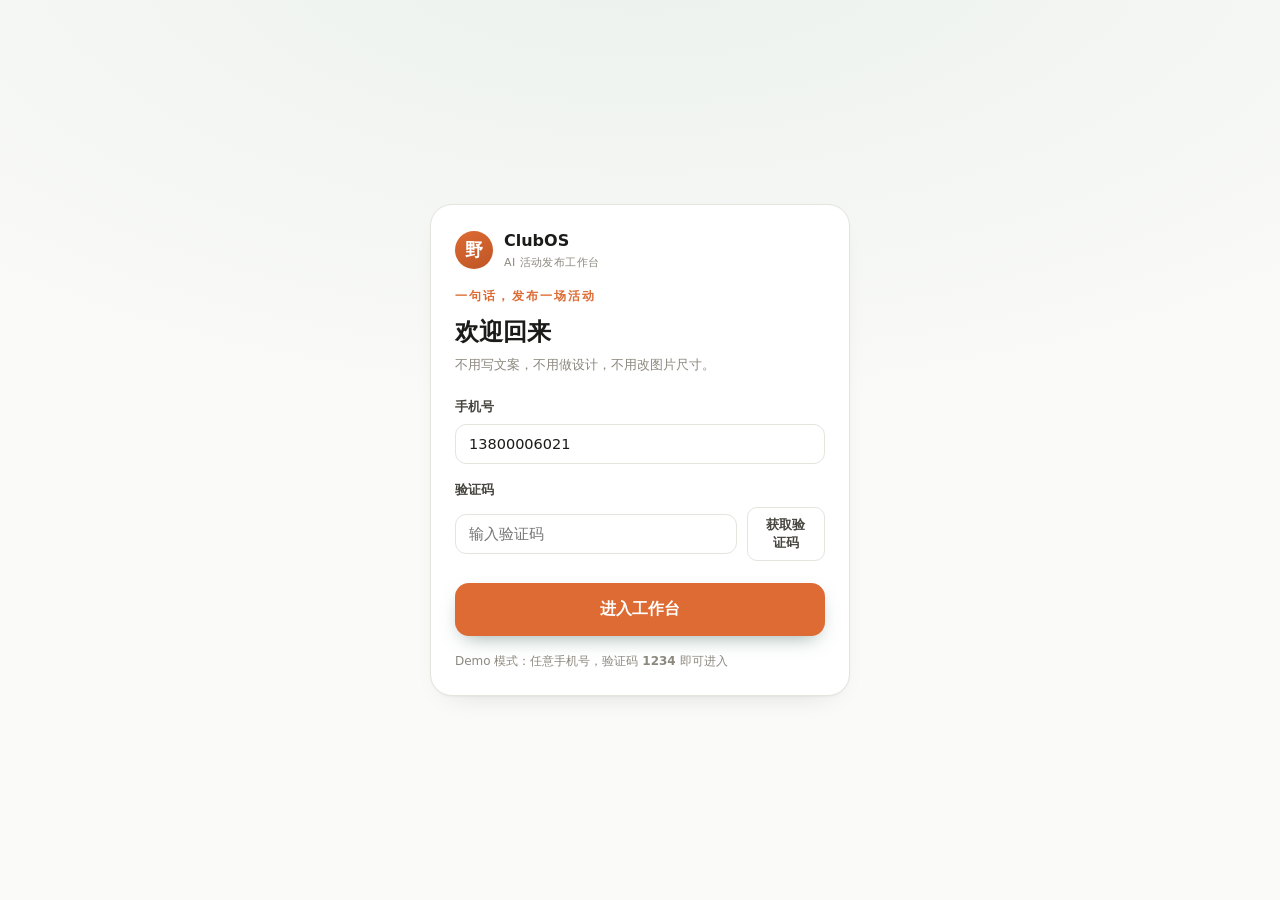
<file: index.html>
<!DOCTYPE html>
<html lang="zh-CN">
<head>
<script>
(function(){
  var APP_VER = 242; /* 权威版本：与 version.json + HTML ?v= 同步，每次发版 +1 */
  function hardReload(ver){
    try {
      var cur = JSON.parse(localStorage.getItem("clubos_v1") || "{}");
      if (cur && typeof cur === "object") { delete cur.xf; }
      localStorage.setItem("clubos_v1", JSON.stringify(cur));
    } catch(e){}
    try { sessionStorage.setItem("_clubos_ver_reloaded", String(ver)); } catch(e2){}
    var u = location.href.replace(/[?&]_=\d+/g, "");
    u += (u.indexOf("?") === -1 ? "?" : "&") + "_=" + Date.now();
    location.replace(u);
  }
  /* 以 version.json 为唯一权威源（带时间戳强刷，边缘/浏览器均不缓存）。
     旧方案比对 localStorage：浏览器一旦记录旧版本号就永不跳转，
     从而持续加载被缓存的旧 publish.js —— 这正是“AI宣发打不开”的根因。 */
  var ver = APP_VER;
  try {
    var x = new XMLHttpRequest();
    x.open("GET", "version.json?_=" + Date.now(), false);
    x.send();
    if (x.status === 200) {
      var j = JSON.parse(x.responseText);
      if (j && typeof j.ver === "number") ver = j.ver;
    }
  } catch(e){}
  var _reloaded = false;
  try { _reloaded = sessionStorage.getItem("_clubos_ver_reloaded") === String(ver); } catch(e){}
  if (ver !== APP_VER && !_reloaded) hardReload(ver);
})();
</script>


  <meta charset="UTF-8" />
  <meta name="viewport" content="width=device-width, initial-scale=1.0" />
  <meta http-equiv="Cache-Control" content="no-cache, no-store, must-revalidate" />
  <meta http-equiv="Pragma" content="no-cache" />
  <meta http-equiv="Expires" content="0" />
  <title>ClubOS · 一句话，发布一场活动</title>
  <link rel="icon" href="data:image/svg+xml,%3Csvg xmlns='http://www.w3.org/2000/svg' viewBox='0 0 64 64'%3E%3Crect width='64' height='64' rx='14' fill='%232F5D50'/%3E%3Cpath d='M12 45 27 17l8 15 5-9 12 22Z' fill='white'/%3E%3C/svg%3E" />
  <link rel="stylesheet" href="styles.css?v=242" />
</head>
<body>
  <div id="app"></div>
  <input type="file" id="photoInput" accept="image/*" multiple hidden />
  <input type="file" id="logoInput" accept="image/*" hidden />
  <div id="toast" class="toast"></div>
  <script src="src/core.js?v=242"></script>
  <script src="src/intake.js?v=242"></script>
  <script src="src/publish.js?v=242"></script>
  <script src="src/vision.js?v=242"></script>
  <script src="src/activities.js?v=242"></script>
  <script src="src/brandProfile.js?v=242"></script>
  <!-- Content Engine V3：数据层（取/校验/落库）+ 渲染层（block 序列 → 画布） -->
  <script src="src/contentV3.js?v=242"></script>
  <script src="src/contentV3Renderer.js?v=242"></script>
  <script src="src/contentV3EditorTools.js?v=242"></script>
  <script src="src/contentV3Editor.js?v=242"></script>
  <script src="src/contentV3Metrics.js?v=242"></script>
  <script src="src/contentChannels.js?v=242"></script>
  <script src="src/members.js?v=242"></script>
  <script src="src/membership.js?v=242"></script>
  <script src="src/mall.js?v=242"></script>
  <script src="src/front.js?v=242"></script>
  <script src="src/shell.js?v=242"></script>
  <script src="src/cardset.js?v=242"></script>
  <script src="src/aiPromoRenderer.js?v=242"></script>
  <script src="src/aiChannelRenderer.js?v=242"></script>
  <script src="src/aiVnext.js?v=242"></script>
  <script src="src/decorate.js?v=242"></script>
  <script src="src/economics.js?v=242"></script>
  <script src="src/ops.js?v=242"></script>
  <script src="src/boot.js?v=242"></script>
</body>
</html>
</file>
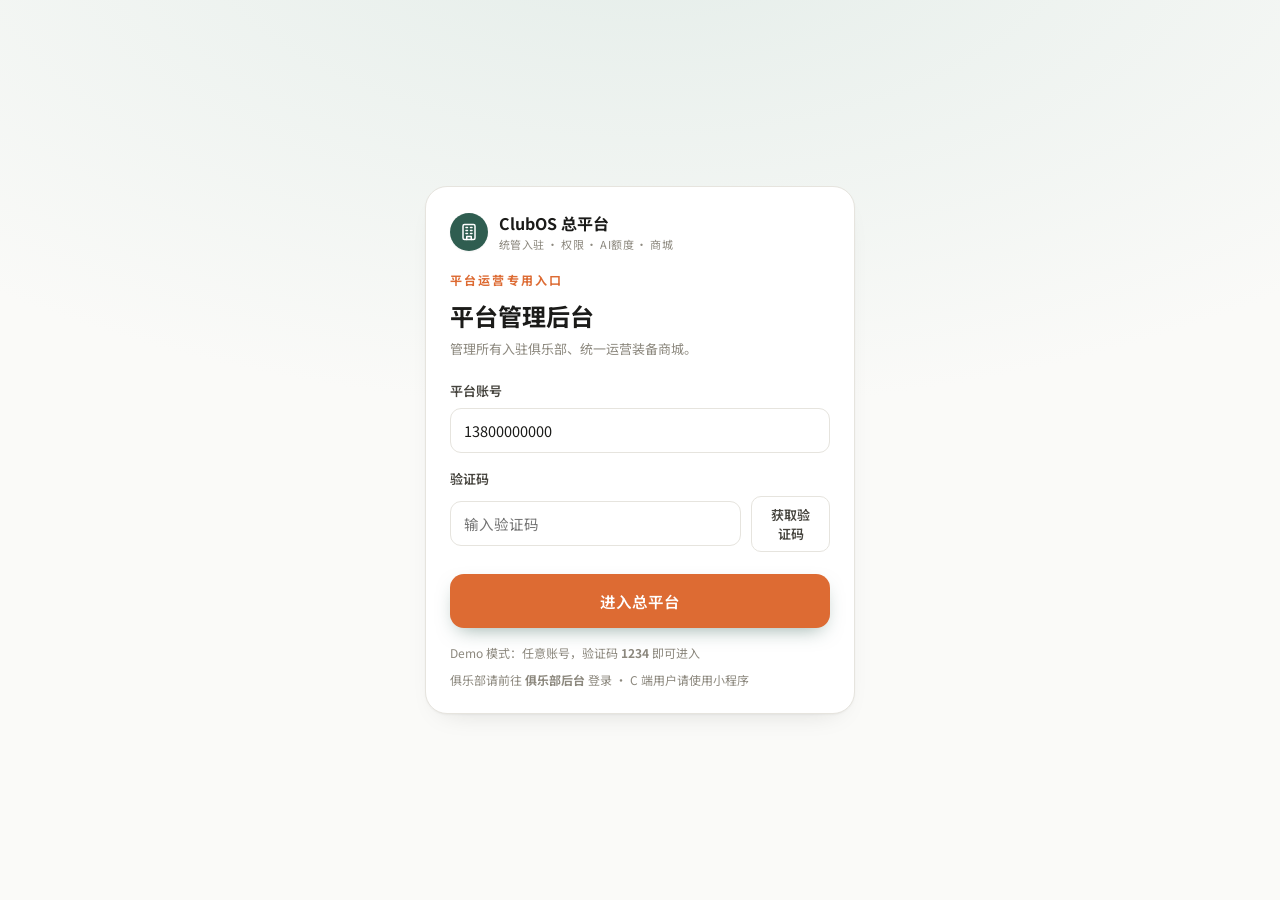
<file: platform/index.html>
<!DOCTYPE html>
<html lang="zh-CN">
<head>
<script>
(function(){
  var APP_VER = 85; /* 权威版本：与 version.json + HTML ?v= 同步，每次发版 +1 */
  function hardReload(ver){
    try {
      var cur = JSON.parse(localStorage.getItem("clubos_v1") || "{}");
      if (cur && typeof cur === "object") { delete cur.xf; }
      localStorage.setItem("clubos_v1", JSON.stringify(cur));
    } catch(e){}
    try { sessionStorage.setItem("_clubos_ver_reloaded", String(ver)); } catch(e2){}
    var u = location.href.replace(/[?&]_=\d+/g, "");
    u += (u.indexOf("?") === -1 ? "?" : "&") + "_=" + Date.now();
    location.replace(u);
  }
  /* 以 version.json 为唯一权威源（带时间戳强刷，边缘/浏览器均不缓存）。
     旧方案比对 localStorage：浏览器一旦记录旧版本号就永不跳转，
     从而持续加载被缓存的旧 publish.js —— 这正是“AI宣发打不开”的根因。 */
  var ver = APP_VER;
  try {
    var x = new XMLHttpRequest();
    x.open("GET", "version.json?_=" + Date.now(), false);
    x.send();
    if (x.status === 200) {
      var j = JSON.parse(x.responseText);
      if (j && typeof j.ver === "number") ver = j.ver;
    }
  } catch(e){}
  var _reloaded = false;
  try { _reloaded = sessionStorage.getItem("_clubos_ver_reloaded") === String(ver); } catch(e){}
  if (ver !== APP_VER && !_reloaded) hardReload(ver);
})();
</script>


  <meta charset="UTF-8" />
  <meta name="viewport" content="width=device-width, initial-scale=1.0" />
  <title>ClubOS 总平台 · 统管入驻 · 权限 · AI额度 · 商城</title>
  <link rel="preconnect" href="https://fonts.googleapis.com" />
  <link rel="preconnect" href="https://fonts.gstatic.com" crossorigin />
  <link href="https://fonts.googleapis.com/css2?family=Manrope:wght@400;500;600;700;800&family=Noto+Sans+SC:wght@400;500;700&family=Noto+Serif+SC:wght@600;700&display=swap" rel="stylesheet" />
  <link rel="stylesheet" href="styles.css?v=85" />
<meta http-equiv="Cache-Control" content="no-cache, must-revalidate">
</head>
<body>
  <div id="app"></div>
  <input type="file" id="photoInput" accept="image/*" multiple hidden />
  <input type="file" id="logoInput" accept="image/*" hidden />
  <div id="toast" class="toast"></div>
  <script src="src/core.js?v=85"></script>
  <script src="src/activities.js?v=85"></script>
  <script src="src/gear.js?v=85"></script>
  <script src="src/blocks.js?v=85"></script>
  <script src="src/platform.js?v=85"></script>
  <script src="src/data.js?v=85"></script>
  <script src="src/shell.js?v=85"></script>
  <script src="src/settings.js?v=85"></script>
  <script src="src/boot.js?v=85"></script>
</body>
</html>
</file>
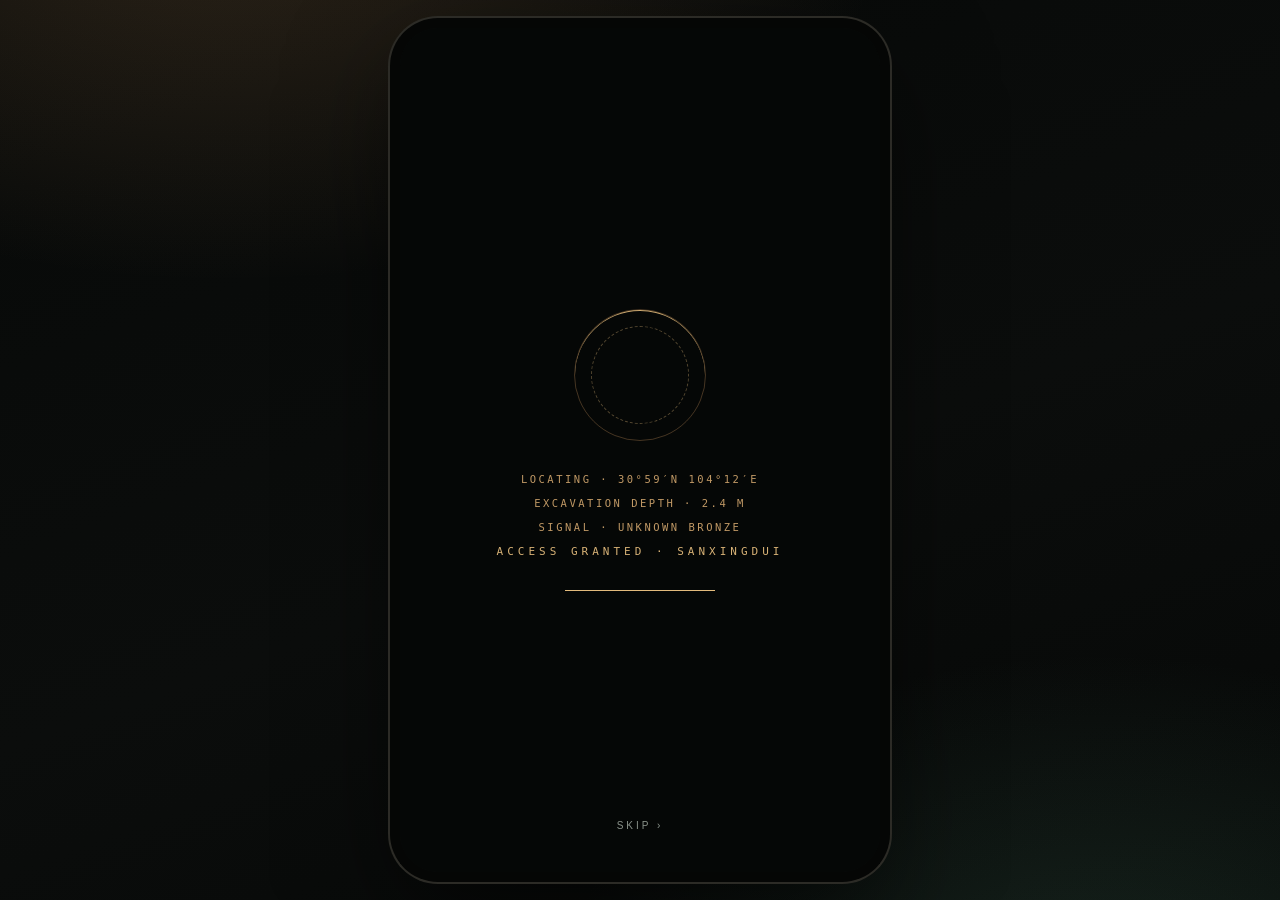
<file: sxd/index.html>
<!doctype html>
<html lang="zh-CN">
<head>
<meta charset="utf-8">
<meta name="viewport" content="width=device-width,initial-scale=1,viewport-fit=cover,maximum-scale=1,user-scalable=no">
<meta name="theme-color" content="#244337">
<title>三星堆研学 · SANXINGDUI ENIGMA</title>
<link rel="stylesheet" href="css/style.css?v=18">
</head>
<body>
<div class="phone" id="app">
  <!-- 氛围粒子 -->
  <canvas id="bgfx"></canvas>
  <!-- 顶部导航 -->
  <header class="navbar" id="navbar">
    <button class="nav-back" id="navBack" onclick="goBack()" style="visibility:hidden">‹</button>
    <div class="nav-title" id="navTitle">三星堆研学</div>
    <button class="nav-action" id="navAction"></button>
  </header>

  <!-- 页面内容 -->
  <main class="page" id="page"></main>

  <!-- 底部四栏导航 -->
  <nav class="tabbar" id="tabbar">
    <button class="tab" data-tab="home" onclick="switchTab('home')">
      <svg class="tab-ico" viewBox="0 0 24 24"><path d="M9.2 3.8c-1.3.7-2.2 2-2.4 3.5-.1.9-.3 1.8-.6 2.6-.3.8-.2 1.6.3 2.2.6.8 1.6 1.2 2.6 1.4 1.1.2 2.3.2 3.4 0 1-.2 2-.6 2.6-1.4.5-.6.6-1.4.3-2.2-.3-.8-.5-1.7-.6-2.6-.2-1.5-1.1-2.8-2.4-3.5Z"/><path d="M6.6 9.8H2.6M17.4 9.8h4"/><path d="M7.1 9c.7-.4 1.5-.5 2.3-.3M13.7 9c-.7.4-1.5.5-2.3.3"/><path d="M7.1 10.6c.7.4 1.5.5 2.3.3M13.7 10.6c-.7.4-1.5.5-2.3.3"/><path d="M12 9.2v2.4M10.4 12.6c1 .6 2.2.6 3.2 0"/></svg>
      <span class="tab-txt">首页</span>
    </button>
    <button class="tab" data-tab="courses" onclick="switchTab('courses')">
      <svg class="tab-ico" viewBox="0 0 24 24"><path d="M12 21.4V8.5"/><path d="M12 12.5 8.4 8.5M12 12.5l3.6-4"/><circle cx="12" cy="4" r="1.6"/><circle cx="6.4" cy="7.4" r="1.1"/><circle cx="17.6" cy="7.4" r="1.1"/><path d="M9.6 16.4H7M14.4 16.4h2.6"/></svg>
      <span class="tab-txt">课程</span>
    </button>
    <button class="tab" data-tab="certs" onclick="switchTab('certs')">
      <svg class="tab-ico" viewBox="0 0 24 24"><circle cx="12" cy="12" r="4.4"/><circle cx="12" cy="12" r="1.5"/><path d="M12 7.6V3.6M12 20.4v-4M7.6 12H3.6M20.4 12h-4M9.2 9.2 6.4 6.4M17.6 17.6l-2.8-2.8M14.8 9.2l2.8-2.8M6.4 17.6l2.8-2.8"/></svg>
      <span class="tab-txt">证书</span>
    </button>
    <button class="tab" data-tab="mine" onclick="switchTab('mine')">
      <svg class="tab-ico" viewBox="0 0 24 24"><path d="M10.4 3.2h3.2l-.6 2.2h-2l-.6-2.2z"/><path d="M9.7 5.8h4.6v2.2H9.7z"/><path d="M9.5 8.4v6.6h5V8.4"/><path d="M9.5 10.6 7.8 12.2M14.5 10.6l1.7 1.6"/><path d="M10.5 15.4 9.9 20.8M13.5 15.4l.6 5.4"/></svg>
      <span class="tab-txt">我的</span>
    </button>
  </nav>
</div>

<!-- 轻提示 -->
<div id="toast" class="toast"></div>

<script src="js/app.js?v=18"></script>
</body>
</html>
</file>
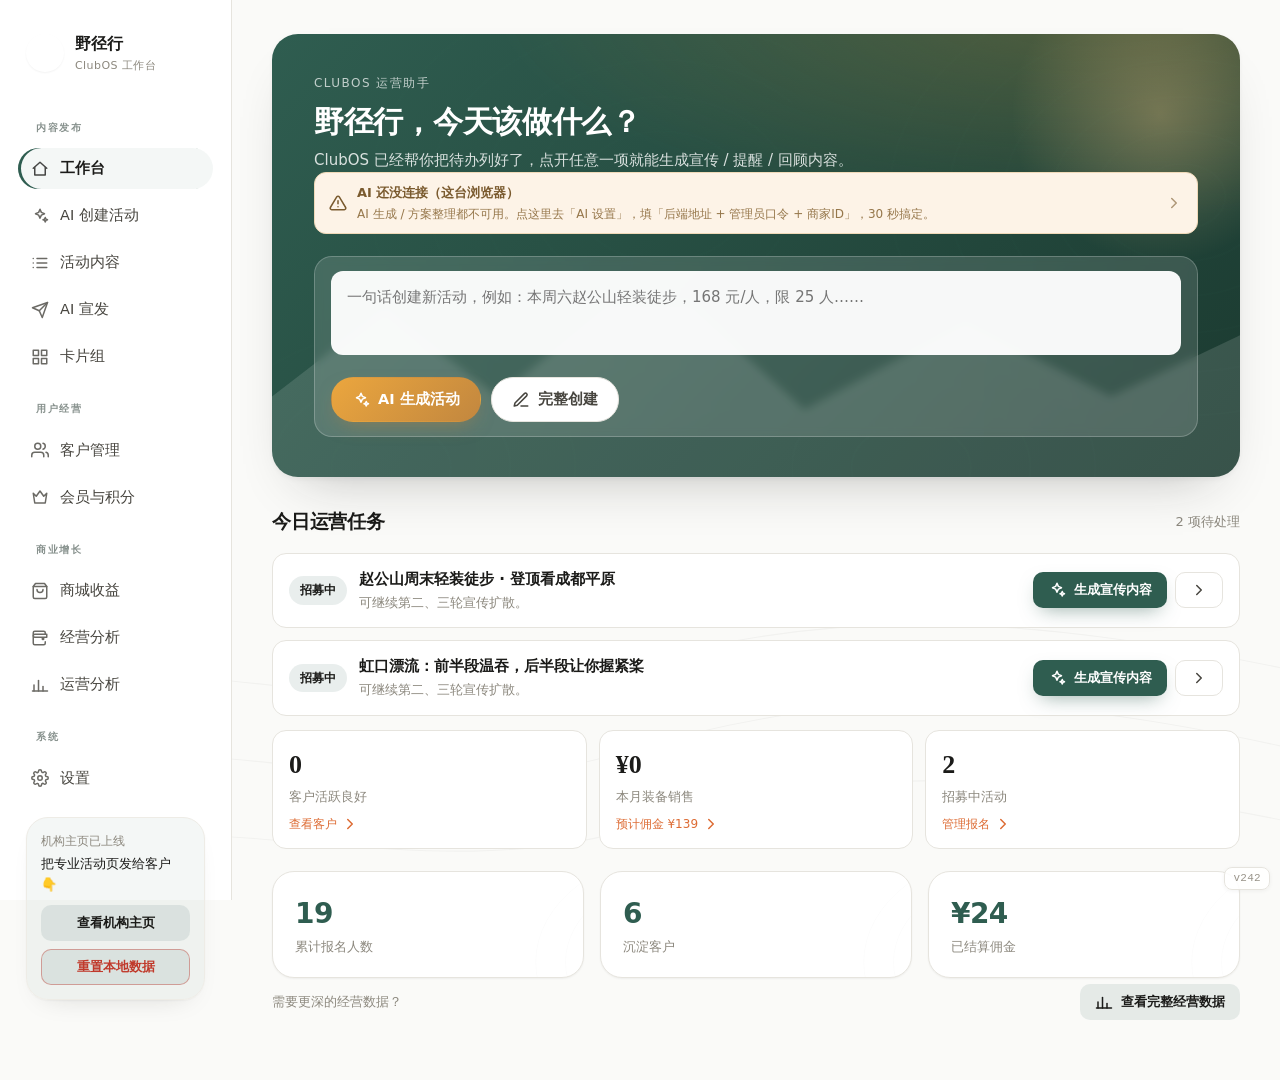
<file: admin.html>
<!DOCTYPE html>
<html lang="zh-CN">
<head>
<script>
(function(){
  var APP_VER = 242; /* 权威版本：与 version.json + HTML ?v= 同步，每次发版 +1 */
  function hardReload(ver){
    try {
      var cur = JSON.parse(localStorage.getItem("clubos_v1") || "{}");
      if (cur && typeof cur === "object") { delete cur.xf; }
      localStorage.setItem("clubos_v1", JSON.stringify(cur));
    } catch(e){}
    try { sessionStorage.setItem("_clubos_ver_reloaded", String(ver)); } catch(e2){}
    var u = location.href.replace(/[?&]_=\d+/g, "");
    u += (u.indexOf("?") === -1 ? "?" : "&") + "_=" + Date.now();
    location.replace(u);
  }
  /* 以 version.json 为唯一权威源（带时间戳强刷，边缘/浏览器均不缓存）。
     旧方案比对 localStorage：浏览器一旦记录旧版本号就永不跳转，
     从而持续加载被缓存的旧 publish.js —— 这正是“AI宣发打不开”的根因。 */
  var ver = APP_VER;
  try {
    var x = new XMLHttpRequest();
    x.open("GET", "version.json?_=" + Date.now(), false);
    x.send();
    if (x.status === 200) {
      var j = JSON.parse(x.responseText);
      if (j && typeof j.ver === "number") ver = j.ver;
    }
  } catch(e){}
  var _reloaded = false;
  try { _reloaded = sessionStorage.getItem("_clubos_ver_reloaded") === String(ver); } catch(e){}
  if (ver !== APP_VER && !_reloaded) hardReload(ver);
})();
</script>


  <meta charset="UTF-8" />
  <meta name="viewport" content="width=device-width, initial-scale=1.0" />
  <meta http-equiv="Cache-Control" content="no-cache, no-store, must-revalidate" />
  <meta http-equiv="Pragma" content="no-cache" />
  <meta http-equiv="Expires" content="0" />
  <title>ClubOS · 活动管理后台</title>
  <link rel="icon" href="data:image/svg+xml,%3Csvg xmlns='http://www.w3.org/2000/svg' viewBox='0 0 64 64'%3E%3Crect width='64' height='64' rx='14' fill='%232F5D50'/%3E%3Cpath d='M12 45 27 17l8 15 5-9 12 22Z' fill='white'/%3E%3C/svg%3E" />
  <link rel="stylesheet" href="styles.css?v=242" />
  <!-- Backend entry: boot straight into the workspace, skip the login screen -->
  <script>window.CLUBOS_MODE = "admin";</script>
</head>
<body>
  <div id="app"></div>
  <div id="verTag">v242</div>
  <input type="file" id="photoInput" accept="image/*" multiple hidden />
  <input type="file" id="logoInput" accept="image/*" hidden />
  <div id="toast" class="toast"></div>
  <script src="src/core.js?v=242"></script>
  <script src="src/intake.js?v=242"></script>
  <script src="src/publish.js?v=242"></script>
  <script src="src/vision.js?v=242"></script>
  <script src="src/activities.js?v=242"></script>
  <script src="src/brandProfile.js?v=242"></script>
  <!-- Content Engine V3：数据层（取/校验/落库）+ 渲染层（block 序列 → 画布） -->
  <script src="src/contentV3.js?v=242"></script>
  <script src="src/contentV3Renderer.js?v=242"></script>
  <script src="src/contentV3EditorTools.js?v=242"></script>
  <script src="src/contentV3Editor.js?v=242"></script>
  <script src="src/contentV3Metrics.js?v=242"></script>
  <script src="src/contentChannels.js?v=242"></script>
  <script src="src/members.js?v=242"></script>
  <script src="src/membership.js?v=242"></script>
  <script src="src/mall.js?v=242"></script>
  <script src="src/front.js?v=242"></script>
  <script src="src/shell.js?v=242"></script>
  <script src="src/cardset.js?v=242"></script>
  <script src="src/aiPromoRenderer.js?v=242"></script>
  <script src="src/aiChannelRenderer.js?v=242"></script>
  <script src="src/aiVnext.js?v=242"></script>
  <script src="src/decorate.js?v=242"></script>
  <script src="src/economics.js?v=242"></script>
  <script src="src/ops.js?v=242"></script>
  <script src="src/boot.js?v=242"></script>
</body>
</html>
</file>
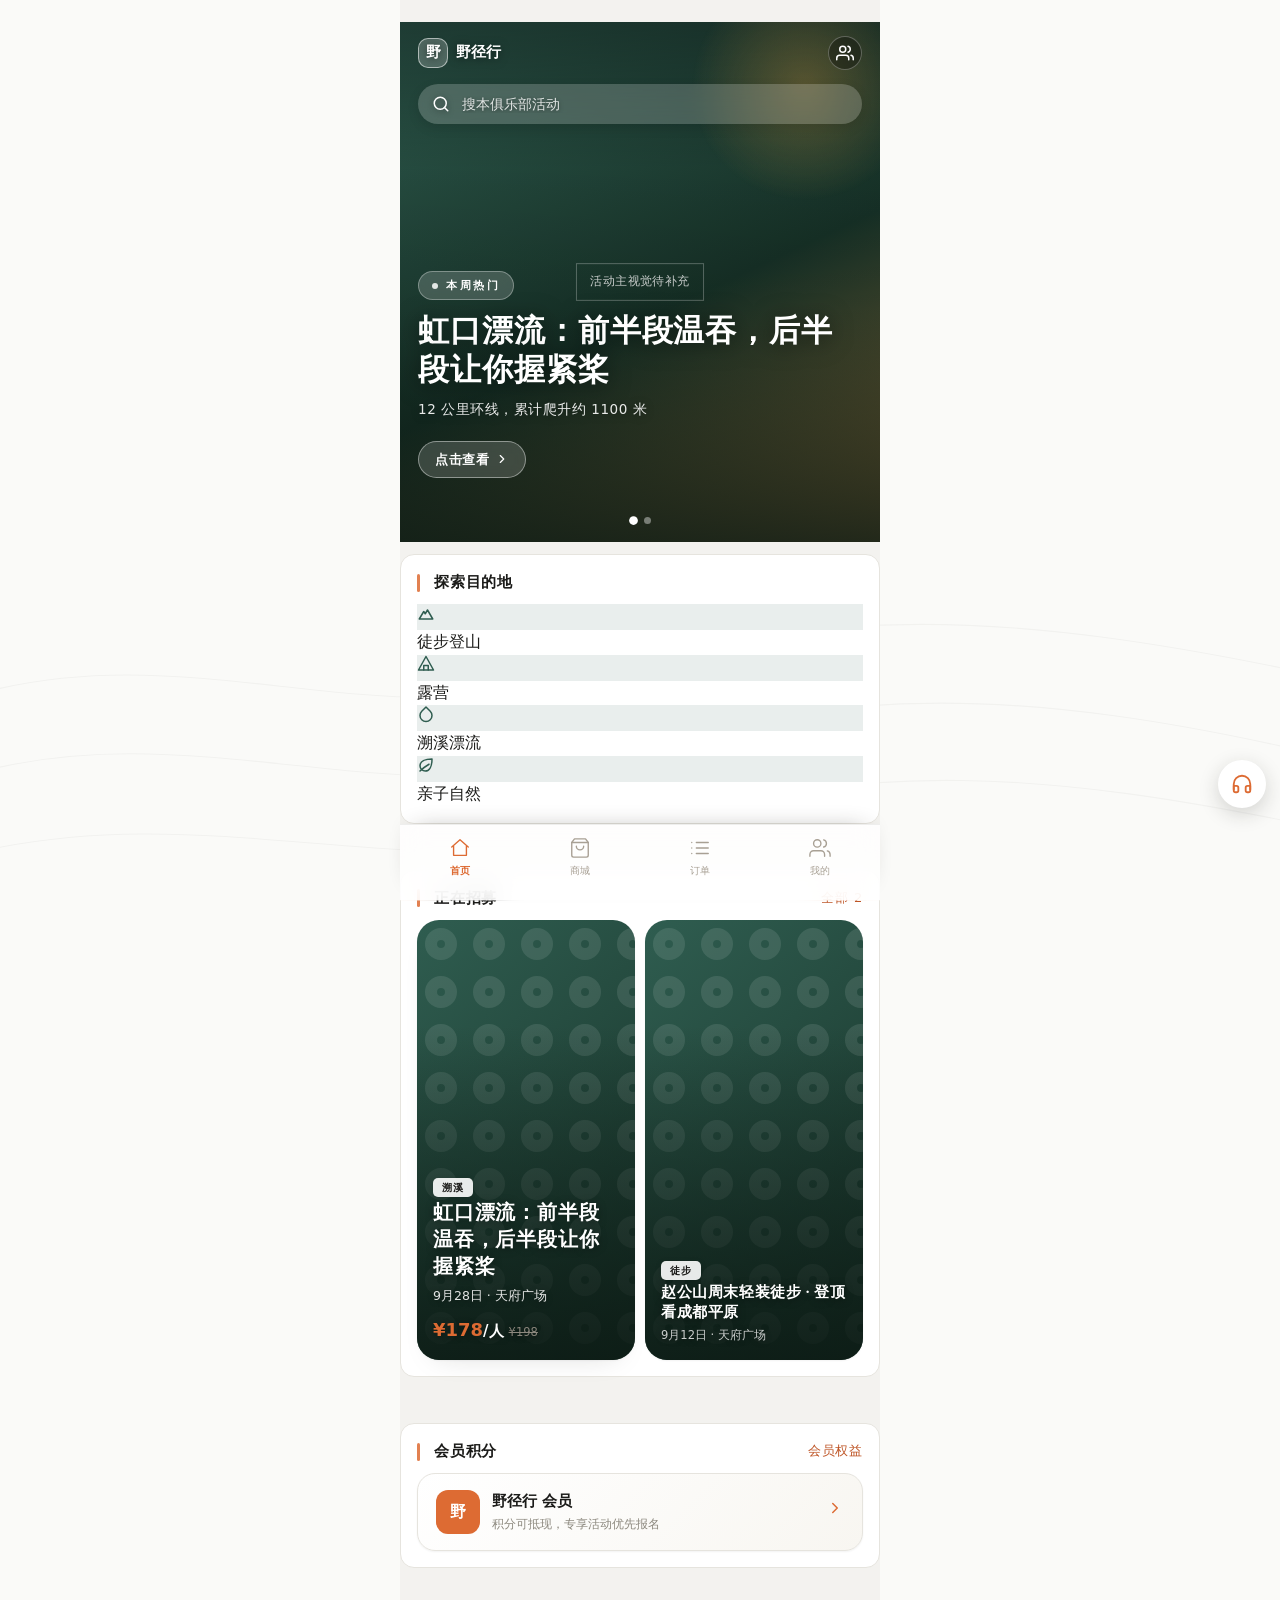
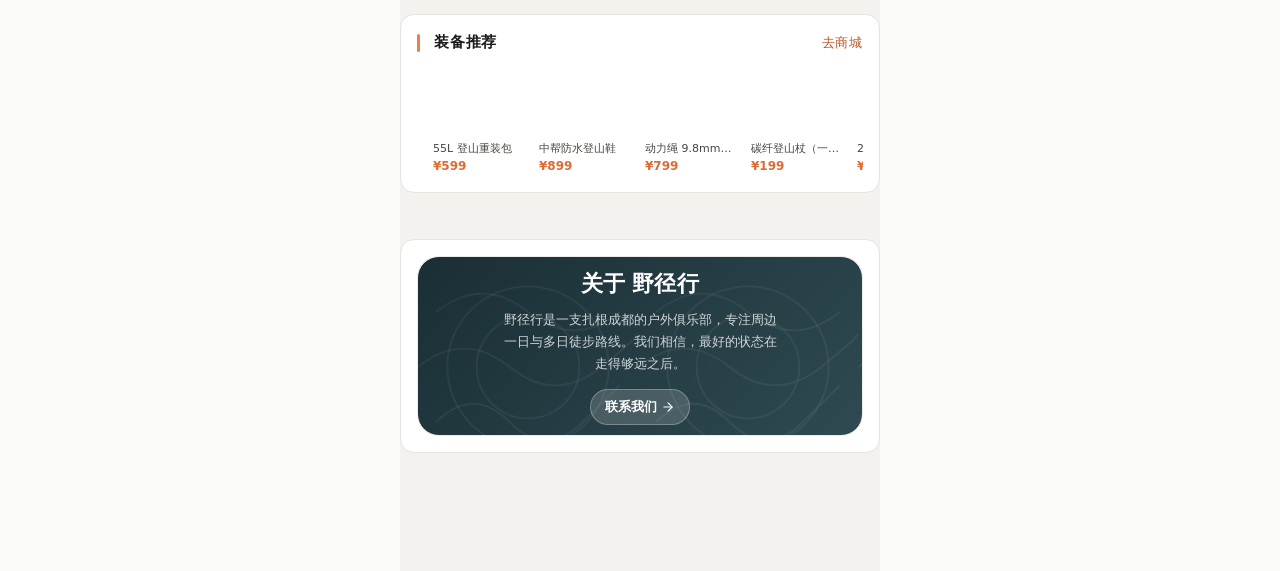
<file: front.html>
<!DOCTYPE html>
<html lang="zh-CN">
<head>
<script>
(function(){
  var APP_VER = 242; /* 权威版本：与 version.json + HTML ?v= 同步，每次发版 +1 */
  function hardReload(ver){
    try {
      var cur = JSON.parse(localStorage.getItem("clubos_v1") || "{}");
      if (cur && typeof cur === "object") { delete cur.xf; }
      localStorage.setItem("clubos_v1", JSON.stringify(cur));
    } catch(e){}
    try { sessionStorage.setItem("_clubos_ver_reloaded", String(ver)); } catch(e2){}
    var u = location.href.replace(/[?&]_=\d+/g, "");
    u += (u.indexOf("?") === -1 ? "?" : "&") + "_=" + Date.now();
    location.replace(u);
  }
  /* 以 version.json 为唯一权威源（带时间戳强刷，边缘/浏览器均不缓存）。
     旧方案比对 localStorage：浏览器一旦记录旧版本号就永不跳转，
     从而持续加载被缓存的旧 publish.js —— 这正是“AI宣发打不开”的根因。 */
  var ver = APP_VER;
  try {
    var x = new XMLHttpRequest();
    x.open("GET", "version.json?_=" + Date.now(), false);
    x.send();
    if (x.status === 200) {
      var j = JSON.parse(x.responseText);
      if (j && typeof j.ver === "number") ver = j.ver;
    }
  } catch(e){}
  var _reloaded = false;
  try { _reloaded = sessionStorage.getItem("_clubos_ver_reloaded") === String(ver); } catch(e){}
  if (ver !== APP_VER && !_reloaded) hardReload(ver);
})();
</script>


  <meta charset="UTF-8" />
  <meta name="viewport" content="width=device-width, initial-scale=1.0" />
  <meta http-equiv="Cache-Control" content="no-cache, no-store, must-revalidate" />
  <meta http-equiv="Pragma" content="no-cache" />
  <meta http-equiv="Expires" content="0" />
  <title>山野小队 · 客户报名端</title>
  <link rel="icon" href="data:image/svg+xml,%3Csvg xmlns='http://www.w3.org/2000/svg' viewBox='0 0 64 64'%3E%3Crect width='64' height='64' rx='14' fill='%232F5D50'/%3E%3Cpath d='M12 45 27 17l8 15 5-9 12 22Z' fill='white'/%3E%3C/svg%3E" />
  <link rel="stylesheet" href="styles.css?v=242" />
  <!-- Customer front-end entry: boot straight into the public home page -->
  <script>window.CLUBOS_MODE = "front";</script>
</head>
<body>
  <div id="app"></div>
  <input type="file" id="photoInput" accept="image/*" multiple hidden />
  <input type="file" id="logoInput" accept="image/*" hidden />
  <div id="toast" class="toast"></div>
  <script src="src/core.js?v=242"></script>
  <script src="src/intake.js?v=242"></script>
  <script src="src/publish.js?v=242"></script>
  <script src="src/vision.js?v=242"></script>
  <script src="src/activities.js?v=242"></script>
  <script src="src/brandProfile.js?v=242"></script>
  <!-- Content Engine V3：数据层（取/校验/落库）+ 渲染层（block 序列 → 画布） -->
  <script src="src/contentV3.js?v=242"></script>
  <script src="src/contentV3Renderer.js?v=242"></script>
  <script src="src/contentV3EditorTools.js?v=242"></script>
  <script src="src/contentV3Editor.js?v=242"></script>
  <script src="src/contentV3Metrics.js?v=242"></script>
  <script src="src/contentChannels.js?v=242"></script>
  <script src="src/members.js?v=242"></script>
  <script src="src/membership.js?v=242"></script>
  <script src="src/mall.js?v=242"></script>
  <script src="src/front.js?v=242"></script>
  <script src="src/shell.js?v=242"></script>
  <script src="src/cardset.js?v=242"></script>
  <script src="src/aiPromoRenderer.js?v=242"></script>
  <script src="src/aiChannelRenderer.js?v=242"></script>
  <script src="src/aiVnext.js?v=242"></script>
  <script src="src/economics.js?v=242"></script>
  <script src="src/ops.js?v=242"></script>
  <script src="src/boot.js?v=242"></script>
</body>
</html>
</file>
<file: styles.css>
/* ============================================================
   ClubOS Demo V1.0 — Design System
   Brand: 山野小队 / natural · warm · professional · restrained
   ============================================================ */
:root {
  --bg: #FAFAF8;
  --surface: #FFFFFF;
  --surface-2: #F3F2EF;
  --ink: #1B1B19;
  --ink-2: #47453F;
  --muted: #8C887E;
  --line: #E6E4DE;
  --line-2: #EEECE6;
  --brand: #DD6B33;        /* 山系橙 mountain orange — 单一高亮色 */
  --brand-700: #BE5526;
  --brand-soft: #FBEDE4;
  --brand-tint: #FCF5F0;
  --accent: #DD6B33;
  --accent-soft: #FBEDE4;
  --sun: #DD6B33;
  --sun-soft: #FBEDE4;
  --forest-deep: #1B1B19;
  --sand: #ECE2D0;
  --danger: #C0392B;
  --ok: #4E7C5A;
  --radius: 7px;
  --radius-sm: 6px;
  --radius-xs: 4px;
  --shadow-sm: 0 1px 2px rgba(27,27,25,.05);
  --shadow: 0 1px 2px rgba(27,27,25,.04), 0 12px 30px -20px rgba(27,27,25,.22);
  --shadow-lg: 0 2px 6px rgba(27,27,25,.05), 0 26px 54px -30px rgba(27,27,25,.30);
  --sans: "Noto Sans SC", -apple-system, BlinkMacSystemFont, "PingFang SC", "Microsoft YaHei", system-ui, sans-serif;
  --display: "Manrope", "Noto Sans SC", system-ui, sans-serif;
  --serif: "Noto Serif SC", Georgia, serif;
}

/* smart crop helpers: ensure all AI-analyzed photos fill their containers */
[data-smart-img]{object-fit:cover}
[data-smart-bg]{background-size:cover !important;background-repeat:no-repeat !important;background-position:center}

/* V96 — content-first operating system */
.nav-group-label{padding:18px 18px 7px;color:#87918d;font-size:10px;font-weight:800;letter-spacing:.16em;text-transform:uppercase}
.sidebar .nav-group-label:first-of-type{padding-top:10px}
.direction-grid{display:grid;grid-template-columns:repeat(3,minmax(0,1fr));gap:12px;margin:22px 0}
.direction-card{min-height:218px;padding:20px;border:1px solid #dde3df;border-radius:18px;background:#fff;color:var(--text);text-align:left;display:flex;flex-direction:column;gap:14px;cursor:pointer;transition:transform .2s ease,border-color .2s ease,box-shadow .2s ease}
.direction-card:hover{transform:translateY(-2px);border-color:var(--brand);box-shadow:0 14px 36px rgba(17,43,35,.09)}
.direction-card.selected{border:2px solid var(--brand);background:linear-gradient(155deg,#fff 20%,#f0f6f3 100%)}
.direction-index{font-size:11px;font-weight:800;letter-spacing:.12em;color:var(--brand)}
.direction-card strong{font-family:var(--serif);font-size:23px;line-height:1.35;font-weight:700}
.direction-reason{font-size:13px;line-height:1.7;color:var(--muted);flex:1}
.direction-use{font-size:12px;font-weight:800;color:var(--brand)}
.advice-preview{margin:14px 0 20px;padding:24px 26px;border-left:4px solid var(--brand);background:#f5f7f4}
.advice-preview>span{font-size:11px;font-weight:800;letter-spacing:.12em;color:var(--brand)}
.advice-preview h2{font-family:var(--serif);font-size:28px;line-height:1.3;margin:9px 0}
.advice-preview p{margin:0;color:var(--muted);line-height:1.8}
.advice-preview .strat-tags{display:flex;flex-wrap:wrap;gap:8px;margin-top:16px}
.advice-preview .strat-tags span{font-size:12px;font-weight:700;padding:6px 12px;border-radius:999px;border:1px solid var(--line-2);color:var(--muted);background:transparent}
.advice-preview .strat-tags span.on{color:#fff;background:var(--brand);border-color:var(--brand)}
.after-signup-shop{margin:34px 20px 10px;padding:22px;border:1px solid #dde4df;background:#f5f7f4;display:flex;align-items:center;justify-content:space-between;gap:18px}
.after-signup-shop span{font-size:10px;letter-spacing:.14em;font-weight:800;color:var(--brand)}
.after-signup-shop h3{font-family:var(--serif);font-size:21px;margin:7px 0}
.after-signup-shop p{font-size:12px;line-height:1.65;color:var(--muted);margin:0}
.cover-missing{position:absolute;top:18px;left:20px;z-index:2;padding:7px 10px;border:1px solid rgba(255,255,255,.35);background:rgba(7,25,20,.38);backdrop-filter:blur(8px);color:#fff;font-size:11px;letter-spacing:.08em}
.hero-def{display:grid;place-items:center;width:100%;height:100%}
.hero-def span{padding:8px 12px;border:1px solid rgba(255,255,255,.28);color:rgba(255,255,255,.82);font-size:11px;letter-spacing:.08em}
:where(button,a,input,select,textarea):focus-visible{outline:3px solid color-mix(in srgb,var(--brand) 44%,white);outline-offset:2px}
@media (max-width:900px){.direction-grid{grid-template-columns:1fr}.direction-card{min-height:auto}.after-signup-shop{align-items:flex-start;flex-direction:column}}
@media (prefers-reduced-motion:reduce){*,*::before,*::after{scroll-behavior:auto!important;animation-duration:.01ms!important;animation-iteration-count:1!important;transition-duration:.01ms!important}}

* { box-sizing: border-box; }
html, body { margin: 0; padding: 0; }
body {
  font-family: var(--sans);
  background: var(--bg);
  color: var(--ink);
  -webkit-font-smoothing: antialiased;
  text-rendering: optimizeLegibility;
  line-height: 1.55;
}
button { font-family: inherit; cursor: pointer; }
input, textarea, select { font-family: inherit; }
a { color: inherit; }

/* ---------- Typography helpers ---------- */
.t-display { font-family: var(--display); letter-spacing: -.02em; }
.serif { font-family: var(--serif); }
.eyebrow {
  font-size: 12px; letter-spacing: .18em; text-transform: uppercase;
  color: var(--brand); font-weight: 700;
}
.muted { color: var(--muted); }
.tiny { font-size: 12px; }
.small { font-size: 13px; }

/* ---------- Layout shell ---------- */
.shell { display: flex; min-height: 100vh; }
.sidebar {
  width: 232px; flex: 0 0 232px;
  background: var(--surface);
  border-right: 1px solid var(--line);
  padding: 26px 18px; display: flex; flex-direction: column; gap: 6px;
  position: sticky; top: 0; height: 100vh;
}
.brand-mark {
  display: flex; align-items: center; gap: 11px; padding: 6px 8px 22px;
}
.brand-logo {
  width: 38px; height: 38px; border-radius: 11px;
  background: var(--brand); color: #fff;
  display: grid; place-items: center; font-weight: 800; font-size: 18px;
  font-family: var(--display); box-shadow: var(--shadow-sm);
}
.brand-name { font-weight: 700; font-size: 16px; }
.brand-sub { font-size: 11px; color: var(--muted); letter-spacing: .04em; }
.nav-item {
  display: flex; align-items: center; gap: 11px;
  padding: 11px 13px; border-radius: 12px; color: var(--ink-2);
  font-size: 14.5px; font-weight: 500; border: 0; background: none; width: 100%; text-align: left;
  transition: background .15s ease, color .15s ease;
}
.nav-item:hover { background: var(--surface-2); color: var(--ink); }
.nav-item.active { background: var(--brand-soft); color: var(--brand-700); font-weight: 600; }
.nav-item .ic { width: 18px; height: 18px; flex: 0 0 18px; opacity: .8; }
.sidebar-foot { margin-top: auto; padding: 12px 8px 0; }
.sidebar-foot .card {
  background: var(--brand-tint); border: 1px solid var(--line-2);
  border-radius: var(--radius-sm); padding: 14px;
}
.sidebar-foot .card b { color: var(--brand-700); }
.content { flex: 1; min-width: 0; padding: 34px 40px 60px; max-width: 1180px; }

/* ---------- Buttons ---------- */
.btn {
  display: inline-flex; align-items: center; justify-content: center; gap: 8px;
  border: 1px solid transparent; border-radius: 12px;
  padding: 12px 20px; font-size: 14.5px; font-weight: 600;
  transition: transform .12s ease, box-shadow .15s ease, background .15s ease;
}
.btn:active { transform: translateY(1px); }
.btn-primary { background: var(--brand); color: #fff; box-shadow: var(--shadow-sm); }
.btn-primary:hover { background: var(--brand-700); }
.btn-soft { background: var(--brand-soft); color: var(--brand-700); }
.btn-soft:hover { background: #E0E9E4; }
.btn-ghost { background: var(--surface); color: var(--ink-2); border-color: var(--line); }
.btn-ghost:hover { background: var(--surface-2); }
.btn-accent { background: var(--accent); color: #fff; }
.btn-accent:hover { filter: brightness(.96); }
.btn-block { width: 100%; }
.btn-lg { padding: 15px 24px; font-size: 15.5px; border-radius: 14px; }
.btn-sm { padding: 8px 14px; font-size: 13px; border-radius: 10px; }
.btn[disabled] { opacity: .5; cursor: not-allowed; }

/* ---------- Cards & surfaces ---------- */
.card {
  background: var(--surface); border: 1px solid var(--line);
  border-radius: var(--radius); box-shadow: var(--shadow);
}
.card-pad { padding: 24px; }
.row { display: flex; align-items: center; }
.col { display: flex; flex-direction: column; }
.gap-6 { gap: 6px; } .gap-8 { gap: 8px; } .gap-10 { gap: 10px; }
.gap-12 { gap: 12px; } .gap-16 { gap: 16px; } .gap-20 { gap: 20px; }
.gap-24 { gap: 24px; } .gap-32 { gap: 32px; }
.between { justify-content: space-between; }
.center { align-items: center; justify-content: center; }
.wrap { flex-wrap: wrap; }
.section-title { font-size: 19px; font-weight: 700; letter-spacing: -.01em; }

/* ---------- Forms ---------- */
.field { display: flex; flex-direction: column; gap: 7px; margin-bottom: 16px; }
.field label.fl { flex-direction: row; display: flex; justify-content: space-between; align-items: center; font-size: 13px; font-weight: 600; color: var(--ink-2); margin-bottom: 0; }
.field label.fl .auto-tag { margin-left: 0; }
.mini-regen { display: inline-flex; align-items: center; gap: 4px; font-size: 12px; font-weight: 600; color: var(--brand); background: var(--brand-tint, #f3f6f4); border: 1px solid var(--brand-soft, #d8e3dc); border-radius: 999px; padding: 3px 10px; cursor: pointer; transition: background .15s, border-color .15s; }
.mini-regen svg { width: 14px; height: 14px; }
.mini-regen:hover { background: var(--brand-soft, #e6efe9); border-color: var(--brand); }
.mini-regen:disabled { opacity: .6; cursor: default; }
.mini-regen.loading .spin { display: inline-block; animation: spin .8s linear infinite; }
@keyframes spin { to { transform: rotate(360deg); } }
.field > label { font-size: 13px; font-weight: 600; color: var(--ink-2); }
.field .hint { font-size: 12px; color: var(--muted); }
.input, .textarea, .select {
  width: 100%; border: 1px solid var(--line); border-radius: 11px;
  padding: 11px 13px; font-size: 14.5px; color: var(--ink); background: var(--surface);
  transition: border-color .15s ease, box-shadow .15s ease;
}
.input:focus, .textarea:focus, .select:focus {
  outline: none; border-color: var(--brand); box-shadow: 0 0 0 3px var(--brand-soft);
}
.textarea { resize: vertical; min-height: 96px; line-height: 1.6; }
.limit-field { display: flex; align-items: stretch; gap: 0; border: 1px solid var(--line); border-radius: 11px; overflow: hidden; background: var(--surface); }
.limit-field .input { flex: 1; border: 0; border-radius: 0; min-width: 0; text-align: center; }
.limit-field .select { width: 96px; flex: 0 0 96px; border: 0; border-left: 1px solid var(--line); border-radius: 0; background: var(--surface-2); padding-left: 10px; padding-right: 24px; font-size: 13.5px; }
.limit-field .input:focus, .limit-field .select:focus { box-shadow: none; }
.limit-field:focus-within { border-color: var(--brand); box-shadow: 0 0 0 3px var(--brand-soft); }

/* ---------- Badges ---------- */
.badge {
  display: inline-flex; align-items: center; gap: 6px;
  padding: 4px 11px; border-radius: 999px; font-size: 12px; font-weight: 600;
}
.badge .dot { width: 6px; height: 6px; border-radius: 50%; background: currentColor; }
.badge-draft { background: #EFEBE2; color: #8A7E63; }
.badge-recruiting { background: var(--brand-soft); color: var(--brand-700); }
.badge-full { background: #F3E3D6; color: #B5703A; }
.badge-ended { background: #ECECEC; color: #6E6E6E; }
.badge-down { background: #EDEDED; color: #888; }
.badge-paid { background: #E4F0E8; color: var(--ok); }

/* ---------- Dashboard ---------- */
.hero {
  background: linear-gradient(135deg, #2F5D50 0%, #244A40 100%);
  border-radius: 26px; padding: 40px 42px; color: #fff;
  position: relative; overflow: hidden; box-shadow: var(--shadow-lg);
}
.hero::after {
  content: ""; position: absolute; right: -60px; top: -60px;
  width: 280px; height: 280px; border-radius: 50%;
  background: radial-gradient(circle, rgba(255,255,255,.10), transparent 70%);
}
.hero h1 { font-size: 30px; font-weight: 700; margin: 10px 0 6px; letter-spacing: -.01em; }
.hero p { color: rgba(255,255,255,.82); margin: 0; font-size: 15px; max-width: 560px; }
.hero .slogan-en { font-family: var(--display); letter-spacing: .12em; font-size: 12px; text-transform: uppercase; opacity: .7; }
.create-box {
  margin-top: 22px; background: rgba(255,255,255,.10);
  border: 1px solid rgba(255,255,255,.16); border-radius: 18px; padding: 18px;
  backdrop-filter: blur(4px);
}
.create-box textarea {
  width: 100%; background: rgba(255,255,255,.96); border: 0; border-radius: 12px;
  padding: 14px 16px; font-size: 15px; color: var(--ink); resize: none; min-height: 84px;
  line-height: 1.6;
}
.create-box textarea:focus { outline: none; }
.create-actions { display: flex; gap: 10px; margin-top: 14px; flex-wrap: wrap; }
.example-chips { display: flex; gap: 8px; flex-wrap: wrap; margin-top: 12px; }
.chip {
  font-size: 12.5px; padding: 7px 12px; border-radius: 999px;
  background: rgba(255,255,255,.12); border: 1px solid rgba(255,255,255,.18);
  color: #fff; cursor: pointer; transition: background .15s ease;
}
.chip:hover { background: rgba(255,255,255,.22); }

.stat-grid { display: grid; grid-template-columns: repeat(3, 1fr); gap: 16px; margin-top: 22px; }
.stat {
  background: var(--surface); border: 1px solid var(--line); border-radius: var(--radius);
  padding: 20px 22px; box-shadow: var(--shadow-sm);
}
.stat .num { font-family: var(--display); font-size: 28px; font-weight: 800; color: var(--brand); letter-spacing: -.02em; }
.stat .lbl { font-size: 13px; color: var(--muted); margin-top: 2px; }

.section-head { display: flex; align-items: center; justify-content: space-between; margin: 30px 0 16px; }

/* activity list — row layout for easier club management */
.activity-list { display: flex; flex-direction: column; gap: 12px; }
.act-row {
  display: flex; align-items: center; gap: 16px;
  background: var(--surface); border: 1px solid var(--line);
  border-radius: var(--radius); padding: 12px 16px;
  box-shadow: var(--shadow-sm);
  transition: background .12s ease, box-shadow .12s ease;
}
.act-row:hover { background: #fff; box-shadow: var(--shadow); }
.act-row-cover {
  width: 96px; height: 64px; flex: 0 0 96px;
  border-radius: calc(var(--radius) - 4px);
  background-size: cover; background-position: center; position: relative;
}
.act-row-cover.gradient { background: linear-gradient(135deg, #2F5D50, #6E9B86); }
.act-row-cover .badge { position: absolute; top: 6px; left: 6px; font-size: 11px; padding: 3px 7px; }
.act-row-cover .badge .dot { width: 5px; height: 5px; }
.act-row-body { flex: 1; min-width: 0; }
.act-row-body h4 { margin: 0 0 5px; font-size: 15px; font-weight: 700; }
.act-row-meta { font-size: 12.5px; color: var(--muted); display: flex; gap: 12px; flex-wrap: wrap; }
.act-row-actions { display: flex; gap: 8px; flex: 0 0 auto; }
@media (max-width: 780px) {
  .act-row { align-items: flex-start; flex-wrap: wrap; }
  .act-row-actions { width: 100%; margin-top: 10px; justify-content: flex-end; }
}

/* activity list — multi-departure rows */
.act-row-departures { display: flex; flex-direction: column; gap: 3px; margin-top: 5px; }
.act-dep { display: flex; align-items: center; gap: 10px; font-size: 12.5px; color: var(--muted); }
.act-dep-date { min-width: 104px; color: var(--ink); font-weight: 600; }
.act-dep-count { color: var(--brand-700); font-weight: 600; }

/* editor — member & marketing panel */
.opt-row {
  display: flex;
  flex-direction: column;
  gap: 6px;
  padding: 14px 0;
  border-bottom: 1px solid var(--line);
}
.opt-row:first-child { padding-top: 4px; }
.opt-row:last-child { border-bottom: none; padding-bottom: 4px; }
.opt-row .tiny { margin: 0 0 0 60px; color: var(--muted); line-height: 1.45; }
.switch-label {
  display: flex;
  align-items: center;
  gap: 12px;
  cursor: pointer;
  font-size: 14px;
  font-weight: 700;
  color: var(--ink);
  user-select: none;
}
.switch-label input[type=checkbox] {
  appearance: none; -webkit-appearance: none; position: relative;
  width: 50px; height: 28px; flex: none; margin: 0; cursor: pointer;
  background: #d6d0c4; border-radius: 28px;
  transition: background .2s ease;
}
.switch-label input[type=checkbox]::before {
  content: ""; position: absolute; height: 22px; width: 22px; left: 3px; top: 3px;
  background: #fff; border-radius: 50%;
  transition: transform .2s ease; box-shadow: 0 1px 3px rgba(0,0,0,.2);
}
.switch-label input[type=checkbox]::after {
  content: "关"; position: absolute; right: 8px; top: 50%; transform: translateY(-50%);
  font-size: 10px; font-weight: 800; color: rgba(255,255,255,.85); letter-spacing: .02em;
}
.switch-label input[type=checkbox]:checked { background: var(--brand); }
.switch-label input[type=checkbox]:checked::before { transform: translateX(22px); }
.switch-label input[type=checkbox]:checked::after { content: "开"; left: 9px; right: auto; color: rgba(255,255,255,.95); }
.tier-price-list {
  display: flex; flex-direction: column; gap: 8px;
  margin: 12px 0 4px 60px;
  background: var(--surface); border: 1px solid var(--line);
  border-radius: 14px; padding: 12px;
  box-shadow: var(--shadow-sm);
}
.tier-price-row {
  display: flex;
  align-items: center;
  justify-content: space-between;
  gap: 10px;
  padding: 8px 0;
}
.tier-price-row:not(:last-child) { border-bottom: 1px solid var(--line-2); }
.tier-name { display: flex; align-items: center; gap: 10px; font-size: 13.5px; font-weight: 700; }
.tier-name::before {
  content: ""; width: 9px; height: 9px; border-radius: 50%;
  background: currentColor; flex: none;
}
.tier-price-row .input-sm { width: 132px; }

/* ---------- Create flow ---------- */
.create-wrap { max-width: 760px; margin: 0 auto; }
.steps { display: flex; gap: 8px; margin-bottom: 26px; }
.step { flex: 1; height: 4px; border-radius: 999px; background: var(--line); }
.step.done { background: var(--brand); }
.step.active { background: var(--accent); }
.generate-overlay {
  position: fixed; inset: 0; background: rgba(247,244,238,.92);
  display: flex; flex-direction: column; align-items: center; justify-content: center;
  z-index: 50; backdrop-filter: blur(6px);
}
.gen-logo {
  width: 76px; height: 76px; border-radius: 22px; background: var(--brand);
  color: #fff; display: grid; place-items: center; font-size: 34px; font-weight: 800;
  font-family: var(--display); box-shadow: var(--shadow-lg); margin-bottom: 26px;
  animation: pulse 1.6s ease-in-out infinite;
}
@keyframes pulse { 0%,100% { transform: scale(1); } 50% { transform: scale(1.06); } }
.gen-steps { list-style: none; padding: 0; margin: 0; width: 280px; }
.gen-steps li { display: flex; align-items: center; gap: 12px; padding: 9px 0; color: var(--muted); font-size: 14.5px; transition: color .3s; }
.gen-steps li .mk { width: 20px; height: 20px; border-radius: 50%; border: 2px solid var(--line); display: grid; place-items: center; font-size: 11px; }
.gen-steps li.active { color: var(--ink); font-weight: 600; }
.gen-steps li.active .mk { border-color: var(--brand); background: var(--brand); color: #fff; }
.gen-steps li.done { color: var(--brand); }
.gen-steps li.done .mk { border-color: var(--brand); background: var(--brand); color: #fff; }

/* ---------- Editor (split) ---------- */
.editor { display: grid; grid-template-columns: 1fr 400px; gap: 28px; align-items: start; }
.editor-left { min-width: 0; }
.editor-right { position: sticky; top: 24px; }
.editor-steps { display: flex; gap: 8px; flex-wrap: wrap; margin-bottom: 18px; padding: 10px 12px; background: var(--surface); border: 1px solid var(--line); border-radius: 14px; }
.estep { display: flex; align-items: center; gap: 8px; font-size: 13px; font-weight: 600; color: var(--muted); padding: 4px 10px; border-radius: 999px; }
.estep .es-no { display: inline-flex; align-items: center; justify-content: center; width: 20px; height: 20px; border-radius: 50%; background: var(--line-2); color: var(--muted); font-size: 11px; font-weight: 800; transition: background .15s ease, color .15s ease; }
.estep.on { color: var(--ink); background: rgba(47,93,80,.08); }
.estep.on .es-no { background: var(--brand); color: #fff; }
.editor-steps .estep { font: inherit; background: none; border: none; cursor: pointer; text-align: left; }
.editor-steps .estep:hover { color: var(--ink); background: rgba(47,93,80,.06); }
.editor-steps .estep.on:hover { background: rgba(47,93,80,.1); }
.panel { background: var(--surface); border: 1px solid var(--line); border-radius: var(--radius); box-shadow: var(--shadow); }
.panel-head { padding: 16px 20px; border-bottom: 1px solid var(--line-2); display: flex; align-items: center; justify-content: space-between; }
.panel-head h3 { margin: 0; font-size: 15px; font-weight: 700; }
.panel-body { padding: 20px; }
.panel-subhead { margin: 0 0 4px; }
.panel-subhead h4 { margin: 0 0 4px; font-size: 14px; font-weight: 700; color: var(--ink); display: flex; align-items: center; gap: 8px; }
.panel-subhead .tiny { display: block; color: var(--muted); line-height: 1.5; }
.narr-title-line { align-items: stretch !important; }
.narr-title-line span { flex: 0 0 auto; align-self: center; }
.narr-title-line input.input-xs { min-width: 0; padding: 4px 10px; font-size: 12px; font-weight: 500; color: var(--ink); }
.grid-2 { display: grid; grid-template-columns: 1fr 1fr; gap: 14px; }
.grid-2 .field { margin-bottom: 0; }

.missing-card { background: var(--accent-soft); border: 1px solid #EAD9BE; border-radius: var(--radius-sm); padding: 16px 18px; margin-bottom: 18px; }
.missing-card h4 { margin: 0 0 12px; font-size: 14px; color: #8A5A22; }
.q-item { margin-bottom: 14px; }
.q-item .q { font-size: 14px; font-weight: 600; margin-bottom: 8px; }
.quick { display: flex; gap: 8px; flex-wrap: wrap; }
.quick button {
  border: 1px solid var(--line); background: var(--surface); border-radius: 999px;
  padding: 7px 14px; font-size: 13px; color: var(--ink-2); transition: all .15s ease;
}
.quick button:hover { border-color: var(--brand); color: var(--brand); }
.quick button.sel { background: var(--brand); color: #fff; border-color: var(--brand); }

.ai-cmd { display: flex; gap: 10px; margin-top: 6px; }
.ai-cmd input { flex: 1; }
.cmd-chips { display: flex; gap: 8px; flex-wrap: wrap; margin-top: 12px; }

/* ---------- Phone frame ---------- */
.phone {
  width: 375px; margin: 0 auto; background: #11130F; border-radius: 44px;
  padding: 12px; box-shadow: var(--shadow-lg); position: relative;
}
.phone-notch { position: absolute; top: 22px; left: 50%; transform: translateX(-50%); width: 120px; height: 26px; background: #11130F; border-radius: 0 0 16px 16px; z-index: 5; }
.phone-screen {
  background: var(--surface-2); border-radius: 34px; overflow: hidden;
  height: 720px; overflow-y: auto; position: relative;
}
.phone-screen::-webkit-scrollbar { width: 0; }
.ps-topbar { position: sticky; top: 0; z-index: 4; display: flex; align-items: center; justify-content: space-between; padding: 14px 18px 10px; background: rgba(247,244,238,.86); backdrop-filter: blur(8px); }
.ps-logo { font-weight: 700; color: var(--brand); display: flex; align-items: center; gap: 7px; font-size: 14px; }
.ps-logo .l { width: 22px; height: 22px; border-radius: 7px; background: var(--brand); color: #fff; display: grid; place-items: center; font-size: 12px; font-family: var(--display); }

/* ---------- Activity detail (inside phone) ---------- */
.cover { height: 260px; position: relative; background-size: cover; background-position: center; }
.cover.gradient { background: linear-gradient(140deg, #2F5D50, #6E9B86 70%, #C9A24B); }
.cover.pattern { overflow: hidden; }
.cover-pattern { position: absolute; inset: 0; opacity: .16;
  background-image: url("data:image/svg+xml,%3Csvg width='64' height='64' viewBox='0 0 64 64' xmlns='http://www.w3.org/2000/svg'%3E%3Cg fill='%23ffffff' fill-opacity='1' fill-rule='evenodd'%3E%3Cpath d='M32 28a4 4 0 1 0 0 8 4 4 0 0 0 0-8zm0 20a24 24 0 1 1 0-48 24 24 0 0 1 0 48z'/%3E%3C/g%3E%3C/svg%3E");
}
.cover .scrim { position: absolute; inset: 0; background: linear-gradient(180deg, rgba(0,0,0,.18) 0%, rgba(0,0,0,.04) 26%, rgba(0,0,0,.5) 68%, rgba(0,0,0,.82) 100%); }
.cover .ct { position: absolute; left: 18px; right: 18px; bottom: 18px; color: #fff; text-shadow: 0 1px 3px rgba(0,0,0,.5), 0 2px 16px rgba(0,0,0,.42); }
.cover .ct * { text-shadow: inherit; }
.cover .ct .tags { display: flex; gap: 6px; margin-bottom: 8px; flex-wrap: wrap; }
.cover .ct .tag { font-size: 11px; background: rgba(255,255,255,.22); border: 1px solid rgba(255,255,255,.3); padding: 3px 9px; border-radius: 999px; }
.cover .ct h2 { margin: 0; font-size: 23px; font-weight: 700; letter-spacing: -.01em; line-height: 1.35; }
.cover .ct .meta { font-size: 13px; opacity: .92; margin-top: 6px; }
.cover .fav { position: absolute; top: 16px; right: 16px; width: 36px; height: 36px; border-radius: 50%; background: rgba(255,255,255,.2); backdrop-filter: blur(4px); display: grid; place-items: center; border: 1px solid rgba(255,255,255,.2); color: #fff; }

.detail-body { padding: 18px; background: var(--surface); border-radius: 22px 22px 0 0; margin-top: -18px; position: relative; }
.headline-card {
  display: flex; align-items: center; justify-content: space-between;
  background: var(--brand-tint); border: 1px solid var(--line-2); border-radius: 16px;
  padding: 14px 16px; margin: 4px 0 16px;
}
.headline-card .tiny { font-size: 11.5px; color: var(--muted); margin-bottom: 2px; }
.hl-price { font-family: var(--display); font-size: 24px; font-weight: 800; color: var(--brand); letter-spacing: -.02em; }
.hl-price span { font-size: 12.5px; color: var(--muted); font-weight: 500; margin-left: 2px; }
.hl-pill { background: var(--brand-soft); color: var(--brand-700); border-radius: 999px; padding: 6px 13px; font-size: 12.5px; }
.hl-pill b { font-family: var(--display); font-weight: 800; }
.hl-pill.full { background: #F3E3D6; color: #B5703A; }

.info-grid { display: grid; grid-template-columns: 1fr 1fr; gap: 10px; margin: 0 0 6px; }
.info-cell { background: var(--surface-2); border: 1px solid var(--line-2); border-radius: 13px; padding: 12px 13px; }
.info-cell .ic-t { display: flex; align-items: center; gap: 6px; margin-bottom: 5px; }
.info-cell .ici { width: 18px; height: 18px; color: var(--brand); }
.info-cell .k { font-size: 11.5px; color: var(--muted); }
.info-cell .v { font-size: 14.5px; font-weight: 700; color: var(--ink); margin-top: 1px; overflow-wrap: anywhere; min-width: 0; }
.dsec { padding: 20px 0; border-top: 1px solid var(--line-2); }
.dsec:first-of-type { border-top: 0; }
.dsec h3 { font-size: 16px; font-weight: 700; margin: 0 0 14px; display: flex; align-items: center; gap: 8px; }
.dsec h3 .bar { width: 4px; height: 16px; border-radius: 3px; background: var(--brand); display: inline-block; }
.hl { display: flex; gap: 11px; padding: 10px 0; align-items: flex-start; }
.hl .ic { flex: 0 0 24px; width: 24px; height: 24px; border-radius: 8px; background: var(--brand-soft); color: var(--brand); display: grid; place-items: center; margin-top: 1px; }
.hl .txt { font-size: 14px; color: var(--ink-2); line-height: 1.55; }
.timeline { position: relative; padding-left: 22px; }
.timeline::before { content: ""; position: absolute; left: 6px; top: 6px; bottom: 6px; width: 2px; background: var(--line); }
.tl-item { position: relative; padding: 8px 0; }
.tl-item .t { font-family: var(--display); font-weight: 700; color: var(--brand); font-size: 13.5px; }
.tl-item .d { font-size: 13.5px; color: var(--ink-2); }
.tl-item::before { content: ""; position: absolute; left: -19px; top: 12px; width: 10px; height: 10px; border-radius: 50%; background: var(--brand); border: 2px solid var(--surface); }
.guaran-grid { display: grid; grid-template-columns: 1fr 1fr; gap: 10px; }
.guaran-cell { display: flex; align-items: center; gap: 8px; background: var(--surface-2); border: 1px solid var(--line-2); border-radius: 12px; padding: 11px 12px; font-size: 13px; color: var(--ink-2); }
.guaran-cell .gcheck { width: 20px; height: 20px; border-radius: 50%; background: var(--brand-soft); color: var(--brand); display: grid; place-items: center; font-size: 11px; }
.fee-card { background: var(--surface-2); border: 1px solid var(--line-2); border-radius: 16px; padding: 14px 16px; }
.fee-row { display: flex; justify-content: space-between; padding: 8px 0; font-size: 13.5px; color: var(--ink-2); }
.fee-row b { color: var(--ink); font-weight: 700; }
.fee-sep { height: 1px; background: var(--line-2); margin: 10px 0; }
.gear-grid { display: grid; grid-template-columns: repeat(3, 1fr); gap: 10px; }
.gear-cell { background: var(--surface-2); border: 1px solid var(--line-2); border-radius: 12px; padding: 12px 8px; text-align: center; font-size: 12.5px; color: var(--ink-2); }
.gear-cell .gi { font-size: 20px; margin-bottom: 5px; color: var(--brand); }
.service-chips { display: flex; flex-wrap: wrap; gap: 10px; }
.service-chip { display: inline-flex; align-items: center; gap: 7px; background: var(--surface-2); border: 1px solid var(--line-2); border-radius: 999px; padding: 8px 14px; font-size: 13px; color: var(--ink-2); }
.service-chip .sc-ic { width: 18px; height: 18px; border-radius: 50%; background: var(--brand-soft); color: var(--brand); display: grid; place-items: center; font-size: 10px; }
.gear-flow { display: flex; flex-wrap: wrap; gap: 8px; }
.gear-item { display: inline-flex; align-items: center; gap: 7px; background: var(--surface-2); border: 1px solid var(--line-2); border-radius: 999px; padding: 7px 12px; font-size: 12.5px; color: var(--ink-2); }
.gear-item .gi { color: var(--brand); display: grid; place-items: center; flex: 0 0 auto; }
.gear-item .gi svg { width: 16px; height: 16px; }
.gear-item.has-note { border-radius: 14px; padding: 8px 12px; align-items: flex-start; }
.gear-item .gi-text { display: flex; flex-direction: column; gap: 2px; }
.gear-item .gi-name { line-height: 1.3; }
.gear-item .gi-note { font-size: 11px; color: var(--muted); line-height: 1.35; max-width: 180px; }
.org-block { display: flex; gap: 13px; align-items: flex-start; background: var(--surface-2); border: 1px solid var(--line-2); border-radius: 16px; padding: 14px; }
.org-logo { width: 46px; height: 46px; border-radius: 13px; background: var(--brand); color: #fff; display: grid; place-items: center; font-weight: 700; font-size: 18px; flex: 0 0 46px; }
.bottom-bar {
  position: sticky; bottom: 0; background: rgba(255,255,255,.96);
  border-top: 1px solid var(--line); padding: 12px 16px;
  display: flex; gap: 12px; align-items: center; backdrop-filter: blur(8px);
}
.bottom-bar .price { font-family: var(--display); font-weight: 800; font-size: 20px; color: var(--ink); }
.bottom-bar .price small { font-size: 12px; color: var(--muted); font-weight: 500; }
.bottom-bar .btn { flex: 1; }

/* ---------- Frontend full pages ---------- */
/* ============ Front home (immersive outdoor) ============ */
.front { max-width: 480px; margin: 0 auto; background: var(--surface); min-height: 100vh; position: relative; padding-bottom: 82px; }

/* Immersive hero carousel */
.home-hero { position: relative; height: 460px; overflow: hidden; color: #fff; cursor: pointer; }
.hero-slides { position: absolute; inset: 0; }
.hero-slide { position: absolute; inset: 0; opacity: 0; transition: opacity .85s ease; pointer-events: none; }
.hero-slide.active { opacity: 1; pointer-events: auto; }
.hero-bg { position: absolute; inset: 0; }
.hero-bg img { width: 100%; height: 100%; object-fit: cover; display: block; }
.hero-bg .hero-def { width: 100%; height: 100%; background: linear-gradient(155deg, #2F5D50 0%, #163026 55%, #C2873F 120%); }
.hero-bg .img-pattern { position: absolute; inset: 0; opacity: .14; background-image: url("data:image/svg+xml,%3Csvg width='48' height='48' viewBox='0 0 48 48' xmlns='http://www.w3.org/2000/svg'%3E%3Cg fill='%23ffffff' fill-opacity='0.10' fill-rule='evenodd'%3E%3Cpath d='M24 20a4 4 0 1 0 0 8 4 4 0 0 0 0-8zm0 20a16 16 0 1 1 0-32 16 16 0 0 1 0 32z'/%3E%3C/g%3E%3C/svg%3E"); }
.hero-slide .hero-mask { position: absolute; inset: 0; background: linear-gradient(180deg, rgba(0,0,0,.35) 0%, rgba(0,0,0,.02) 28%, rgba(0,0,0,.08) 55%, rgba(12,26,20,.82) 100%); }
.hero-top { position: absolute; top: 0; left: 0; right: 0; z-index: 4; display: flex; align-items: center; justify-content: space-between; padding: 14px 18px; }
.ht-brand { display: flex; align-items: center; gap: 8px; font-weight: 800; font-size: 15px; text-shadow: 0 1px 8px rgba(0,0,0,.5); }
.ht-brand .fh-logo-img { border-radius: 10px; box-shadow: 0 2px 10px rgba(0,0,0,.35); border: 1px solid rgba(255,255,255,.55); }
.ht-brand .fh-logo-text { border-radius: 10px; background: rgba(255,255,255,.22); color: #fff; border: 1px solid rgba(255,255,255,.55); display: grid; place-items: center; font-weight: 800; }
.ht-right { display: flex; align-items: center; gap: 8px; }
.ht-loc { display: flex; align-items: center; gap: 4px; font-size: 12.5px; color: #fff; background: rgba(0,0,0,.3); border: 1px solid rgba(255,255,255,.28); padding: 6px 11px; border-radius: 999px; backdrop-filter: blur(8px); text-shadow: 0 1px 4px rgba(0,0,0,.4); }
.ht-loc svg { width: 14px; height: 14px; }
.ht-avatar { width: 34px; height: 34px; border-radius: 50%; display: grid; place-items: center; color: #fff; background: rgba(0,0,0,.3); border: 1px solid rgba(255,255,255,.28); backdrop-filter: blur(8px); }
.hero-search { position: absolute; left: 18px; right: 18px; top: 62px; z-index: 4; display: flex; align-items: center; gap: 10px; background: rgba(255,255,255,.2); border: none; border-radius: 999px; padding: 11px 14px; color: #fff; backdrop-filter: blur(10px); -webkit-backdrop-filter: blur(10px); box-shadow: 0 4px 12px rgba(0,0,0,.12); }
.hero-search svg { color: #fff; flex: 0 0 18px; filter: drop-shadow(0 1px 3px rgba(0,0,0,.45)); }
.hero-search input { flex: 1; border: 0; background: transparent; font-size: 14px; outline: none; color: #fff; text-shadow: 0 1px 4px rgba(0,0,0,.45); }
.hero-search input::placeholder { color: rgba(255,255,255,.85); text-shadow: 0 1px 4px rgba(0,0,0,.45); }
.hero-search .ai-badge { font-size: 11px; font-weight: 700; color: #fff; background: rgba(255,255,255,.22); border-radius: 999px; padding: 4px 10px; white-space: nowrap; text-shadow: 0 1px 3px rgba(0,0,0,.4); }
.hero-foot { position: absolute; left: 18px; right: 18px; bottom: 54px; z-index: 3; }
.hero-kicker { display: inline-flex; align-items: center; gap: 8px; font-size: 11px; font-weight: 600; letter-spacing: .24em; text-transform: uppercase; color: #fff; background: rgba(255,255,255,.18); border: 1px solid rgba(255,255,255,.32); padding: 5px 12px 5px 13px; border-radius: 999px; margin-bottom: 12px; backdrop-filter: blur(6px); }
.hero-kicker::before { content: ""; width: 6px; height: 6px; border-radius: 50%; background: #fff; opacity: .85; }
.hero-title { margin: 0; font-family: var(--serif); font-size: 30px; font-weight: 700; line-height: 1.26; letter-spacing: .03em; text-shadow: 0 2px 20px rgba(0,0,0,.55); }
.hero-sub { margin: 8px 0 0; font-size: 13px; font-weight: 400; letter-spacing: .04em; color: rgba(255,255,255,.86); text-shadow: 0 1px 8px rgba(0,0,0,.45); max-width: 320px; line-height: 1.55; }
.hero-tags { display: flex; gap: 6px; margin-top: 12px; flex-wrap: wrap; }
.hero-tag { font-size: 11px; color: #fff; background: rgba(255,255,255,.2); border: 1px solid rgba(255,255,255,.32); padding: 3px 9px; border-radius: 999px; backdrop-filter: blur(4px); }
.hero-bar { display: flex; align-items: center; justify-content: space-between; margin-top: 16px; }
.hero-price { font-family: var(--display); font-weight: 800; font-size: 23px; text-shadow: 0 1px 10px rgba(0,0,0,.4); }
.hero-price span { font-size: 12px; font-weight: 500; opacity: .85; }
.hero-go { display: inline-flex; align-items: center; gap: 6px; background: rgba(255,255,255,.16); color: #fff; border: 1px solid rgba(255,255,255,.42); border-radius: 999px; padding: 8px 16px; font-size: 12.5px; font-weight: 600; letter-spacing: .04em; backdrop-filter: blur(6px); margin-top: 18px; transition: background .2s ease; }
.hero-go:hover { background: rgba(255,255,255,.28); }
.hero-go svg { width: 14px; height: 14px; }
.hero-dots { position: absolute; left: 0; right: 0; bottom: 18px; z-index: 4; display: flex; justify-content: center; gap: 7px; }
.hero-dot { width: 7px; height: 7px; border-radius: 50%; background: rgba(255,255,255,.4); transition: background .25s, transform .25s; }
.hero-dot.active { background: #fff; transform: scale(1.25); }

.front-body { padding: 22px 0 6px; }
.fr-section { padding: 0 18px; margin-bottom: 46px; }
.fh-logo-img { border-radius: 10px; object-fit: cover; background: #fff; box-shadow: 0 1px 4px rgba(0,0,0,.08); }
.fh-logo-img.on-dark { border: 1px solid rgba(255,255,255,.55); box-shadow: 0 2px 10px rgba(0,0,0,.35); }
.fh-logo-text { border-radius: 10px; background: var(--brand); color: #fff; display: grid; place-items: center; font-weight: 800; }
.fh-logo-text.on-dark { background: rgba(255,255,255,.22); color: #fff; border: 1px solid rgba(255,255,255,.55); }
.fr-section-h { display: flex; align-items: baseline; justify-content: space-between; margin-bottom: 18px; padding-bottom: 0; border-bottom: 0; }
.fr-section-h h3 { display: flex; align-items: center; gap: 10px; font-family: var(--serif); font-size: 20px; font-weight: 700; margin: 0; letter-spacing: .05em; color: var(--ink); }
.fr-section-h h3::before { content: ""; width: 3px; height: 18px; border-radius: 3px; background: var(--accent); opacity: .8; }
.fr-section-h h3 svg { display: none; }
.fr-section-h .more { font-size: 12px; letter-spacing: .06em; color: var(--muted); display: flex; align-items: center; gap: 3px; cursor: pointer; font-weight: 500; }

/* Bento scroll — immersive featured carousel */
.bento-scroll {
  display: flex; gap: 12px;
  overflow-x: auto; scroll-snap-type: x mandatory;
  padding: 4px 18px 14px; margin: 0 -18px;
  scrollbar-width: none;
}
.bento-scroll::-webkit-scrollbar { display: none; }
.bento-card {
  flex: 0 0 78vw; max-width: 320px; min-width: 250px;
  scroll-snap-align: start;
  border-radius: 20px; overflow: hidden;
  position: relative; height: 300px;
  box-shadow: var(--shadow); cursor: pointer;
}
.bento-card:active { transform: scale(.99); }
.bento-cover { position: absolute; inset: 0; }
.bento-cover img { width: 100%; height: 100%; object-fit: cover; display: block; }
.bento-cover .gradient { width: 100%; height: 100%; background: linear-gradient(140deg, #2F5D50, #163026); position: relative; }
.img-pattern { position: absolute; inset: 0; background-image: url("data:image/svg+xml,%3Csvg width='48' height='48' viewBox='0 0 48 48' xmlns='http://www.w3.org/2000/svg'%3E%3Cg fill='%23ffffff' fill-opacity='0.10' fill-rule='evenodd'%3E%3Cpath d='M24 20a4 4 0 1 0 0 8 4 4 0 0 0 0-8zm0 20a16 16 0 1 1 0-32 16 16 0 0 1 0 32z'/%3E%3C/g%3E%3C/svg%3E"); }
.bento-overlay { position: absolute; inset: 0; background: linear-gradient(180deg, rgba(0,0,0,.18) 0%, rgba(0,0,0,0) 38%, rgba(12,26,20,.85) 100%); }
.bento-top { position: absolute; top: 14px; left: 14px; right: 14px; display: flex; align-items: flex-start; justify-content: space-between; gap: 6px; }
.chip-onimg { font-size: 11px; font-weight: 700; color: #fff; background: rgba(0,0,0,.42); border: 1px solid rgba(255,255,255,.3); padding: 4px 10px; border-radius: 999px; backdrop-filter: blur(4px); }
.chip-onimg.brand { background: var(--brand); border-color: var(--brand); }
.chip-onimg.sun { background: var(--sun); border-color: var(--sun); }
.bento-bot { position: absolute; left: 14px; right: 14px; bottom: 14px; color: #fff; }
.bento-bot h4 { margin: 0; font-size: 17px; font-weight: 800; line-height: 1.3; text-shadow: 0 1px 8px rgba(0,0,0,.4); }
.bento-sub { display: flex; gap: 12px; margin-top: 7px; font-size: 12px; color: rgba(255,255,255,.9); }
.bento-sub svg { width: 13px; height: 13px; vertical-align: -2px; margin-right: 2px; }
.bento-bar { display: flex; align-items: center; justify-content: space-between; margin-top: 12px; }
.bento-price { font-family: var(--display); font-weight: 800; font-size: 19px; color: #fff; text-shadow: 0 1px 8px rgba(0,0,0,.4); }
.bento-price span { font-size: 11px; font-weight: 500; opacity: .85; }
.bento-go { display: inline-flex; align-items: center; gap: 4px; background: rgba(255,255,255,.92); color: var(--brand-700); border: 0; border-radius: 999px; padding: 6px 13px; font-size: 12px; font-weight: 700; }
.bento-go svg { width: 14px; height: 14px; }

.bento-empty { display: flex; align-items: center; gap: 14px; border: 1.5px dashed var(--line); border-radius: var(--radius); padding: 22px 18px; color: var(--muted); background: var(--surface-2); cursor: pointer; }
.bento-empty-ic { width: 46px; height: 46px; border-radius: 50%; background: var(--brand-soft); color: var(--brand); display: grid; place-items: center; flex: 0 0 46px; }
.bento-empty-t { font-weight: 700; color: var(--ink-2); margin-bottom: 2px; }

/* Category photos — horizontally scrollable outdoor image circles */
.cat-scroll {
  display: flex; gap: 16px;
  overflow-x: auto; scroll-snap-type: x mandatory;
  padding: 4px 18px 14px; margin: 0 -18px;
  scrollbar-width: none;
}
.cat-scroll::-webkit-scrollbar { display: none; }
.cat-cell {
  flex: 0 0 auto; scroll-snap-align: start;
  display: flex; flex-direction: column; align-items: center; gap: 8px;
  cursor: pointer;
}
.cat-cell:active { transform: scale(.96); }
.cat-photo {
  width: 64px; height: 64px; border-radius: 50%;
  background-size: cover; background-position: center;
  box-shadow: 0 4px 12px rgba(35,33,27,.16);
  border: 2px solid #fff;
}
.cat-name { font-size: 12px; font-weight: 600; color: var(--ink); white-space: nowrap; }

/* Feed list */
.feed-list { display: flex; flex-direction: column; gap: 12px; }
.feed-card { display: flex; gap: 12px; background: var(--surface); border: 1px solid var(--line); border-radius: var(--radius-sm); padding: 10px; box-shadow: var(--shadow-sm); cursor: pointer; }
.feed-card:active { transform: scale(.99); }
.feed-thumb { flex: 0 0 104px; width: 104px; height: 104px; border-radius: 14px; overflow: hidden; }
.feed-thumb img { width: 100%; height: 100%; object-fit: cover; display: block; }
.feed-thumb .gradient { width: 100%; height: 100%; background: linear-gradient(140deg, #2F5D50, #163026); position: relative; }
.feed-body { flex: 1; display: flex; flex-direction: column; justify-content: space-between; min-width: 0; }
.feed-tags { display: flex; gap: 6px; margin-bottom: 6px; }
.feed-tag { font-size: 11px; color: var(--brand); background: var(--brand-soft); border-radius: 999px; padding: 2px 8px; }
.feed-body h4 { margin: 0; font-size: 14.5px; font-weight: 700; line-height: 1.35; overflow: hidden; text-overflow: ellipsis; display: -webkit-box; -webkit-line-clamp: 2; -webkit-box-orient: vertical; }
.feed-meta { font-size: 12px; color: var(--muted); }
.feed-row { display: flex; align-items: center; justify-content: space-between; margin-top: 4px; }
.feed-price { font-family: var(--display); font-weight: 800; font-size: 15px; color: var(--sun); }
.feed-price small { font-size: 11px; color: var(--muted); font-weight: 500; }

/* Theme / activity vertical grid — two columns, scrolls with page */
.theme-grid {
  display: grid;
  grid-template-columns: repeat(2, 1fr);
  gap: 12px;
}
.theme-card {
  position: relative; height: 200px; border-radius: 18px;
  overflow: hidden; cursor: pointer; box-shadow: var(--shadow-sm);
}
.theme-card:active { transform: scale(.98); }
.theme-card img { position: absolute; inset: 0; width: 100%; height: 100%; object-fit: cover; display: block; }
.theme-card > .gradient { position: absolute; inset: 0; background: linear-gradient(140deg, #2F5D50, #163026); }
.theme-card .theme-cover {
  position: absolute; inset: 0;
  background: linear-gradient(180deg, rgba(0,0,0,.08) 40%, rgba(0,0,0,.58) 100%);
  display: flex; flex-direction: column; justify-content: flex-end;
  padding: 14px; color: #fff;
}
.theme-card .theme-tag {
  width: fit-content;
  font-size: 11px; font-weight: 700; letter-spacing: .02em;
  color: #fff; background: rgba(255,255,255,.22);
  border: 1px solid rgba(255,255,255,.32);
  padding: 3px 9px; border-radius: 999px; backdrop-filter: blur(4px);
  margin-bottom: 6px;
}
.theme-card .theme-cover h4 { margin: 0; font-size: 15px; font-weight: 800; line-height: 1.3; text-shadow: 0 1px 6px rgba(0,0,0,.45); }

/* Mini about */
.mini-about { display: flex; align-items: center; gap: 12px; background: var(--surface-2); border: 1px solid var(--line-2); border-radius: 16px; padding: 14px; }
.mini-about img { width: 38px; height: 38px; border-radius: 10px; object-fit: cover; background: #fff; box-shadow: 0 1px 4px rgba(0,0,0,.08); }
.mini-about .fh-logo-text { width: 38px; height: 38px; border-radius: 10px; background: var(--brand); color: #fff; display: grid; place-items: center; font-weight: 800; font-size: 15px; }
.ma-name { font-weight: 800; font-size: 14px; display: flex; align-items: center; gap: 5px; }
.ma-name svg { width: 14px; height: 14px; color: var(--brand); }

/* Bottom tabbar */
.front-tabbar {
  position: fixed; bottom: 0; left: 50%; transform: translateX(-50%);
  width: 100%; max-width: 480px; background: rgba(255,255,255,.96); backdrop-filter: blur(16px) saturate(150%);
  border-top: 1px solid rgba(35,33,27,.07); display: flex; justify-content: space-around;
  padding: 10px 0 22px; z-index: 20;
}
.ft-item { display: flex; flex-direction: column; align-items: center; gap: 4px; font-size: 10px; letter-spacing: .05em; color: #A8A094; cursor: pointer; transition: color .15s; }
.ft-item svg { width: 22px; height: 22px; stroke-width: 1.5; }
.ft-item.active { color: var(--brand); font-weight: 600; }

/* floating return-to-workspace button (only on customer home when opened from the admin link) */
.fab-admin {
  position: fixed; right: 14px; bottom: 92px; z-index: 30;
  display: inline-flex; align-items: center; gap: 6px;
  background: var(--brand); color: #fff; border: none;
  padding: 9px 14px; border-radius: 999px; font-size: 13px; font-weight: 600;
  box-shadow: 0 8px 22px rgba(47,93,80,.35); cursor: pointer;
}
.fab-admin svg { width: 16px; height: 16px; }

.powered { text-align: center; font-size: 11px; color: var(--muted); padding: 6px 22px 28px; }

/* share cards */
.share-card { background: var(--surface-2); border: 1px solid var(--line-2); border-radius: 14px; padding: 16px; white-space: pre-wrap; font-size: 13.5px; line-height: 1.7; }
.copy-btn { border: 1px solid var(--line); background: var(--surface); border-radius: 9px; padding: 7px 12px; font-size: 12.5px; color: var(--brand); cursor: pointer; }
.share-block-actions { display: flex; gap: 6px; flex-wrap: wrap; justify-content: flex-end; }
.share-block-actions .copy-btn { display: inline-flex; align-items: center; gap: 4px; padding: 5px 10px; font-size: 12px; }
.share-block-actions .copy-btn svg { width: 13px; height: 13px; }
.share-card-edit { background: var(--surface); border: 1px solid var(--brand-soft); padding: 12px; }
.share-edit-textarea { width: 100%; min-height: 120px; margin-bottom: 10px; font-size: 13.5px; line-height: 1.7; }
.share-edit-actions { display: flex; gap: 8px; justify-content: flex-end; }

/* signup form */
.su-hero { height: 150px; background: linear-gradient(140deg, var(--brand), var(--brand-700)); color: #fff; padding: 20px 22px; display: flex; flex-direction: column; justify-content: flex-end; position: relative; overflow: hidden; }
.su-pattern { position: absolute; inset: 0; opacity: .12;
  background-image: url("data:image/svg+xml,%3Csvg width='56' height='56' viewBox='0 0 56 56' xmlns='http://www.w3.org/2000/svg'%3E%3Cg fill='%23ffffff' fill-rule='evenodd'%3E%3Ccircle cx='28' cy='28' r='2'/%3E%3Ccircle cx='8' cy='8' r='1.5'/%3E%3Ccircle cx='48' cy='48' r='1.5'/%3E%3C/g%3E%3C/svg%3E");
}
.signup-form { padding: 20px 22px 40px; }
.signup-form .field label { font-size: 13.5px; }
.consent { display: flex; gap: 9px; align-items: flex-start; font-size: 12.5px; color: var(--muted); padding: 4px 2px 10px; }
.consent input { margin-top: 3px; }

/* success */
.success-wrap { padding: 40px 26px; text-align: center; }
.success-ic { width: 70px; height: 70px; border-radius: 50%; background: var(--brand-soft); color: var(--brand); display: grid; place-items: center; margin: 0 auto 18px; }
.success-wrap h2 { margin: 0 0 8px; font-size: 21px; }
.qr-box { width: 130px; height: 130px; margin: 18px auto; border-radius: 16px; background: repeating-conic-gradient(#23211B 0 25%, #fff 0 50%) 50% / 16px 16px; border: 6px solid #fff; box-shadow: var(--shadow-sm); }

/* ---------- Plans ---------- */
.plans { display: grid; grid-template-columns: repeat(2, 1fr); gap: 18px; align-items: stretch; max-width: 760px; margin: 0 auto; }
.plan { background: var(--surface); border: 1px solid var(--line); border-radius: var(--radius); padding: 26px 24px; box-shadow: var(--shadow-sm); display: flex; flex-direction: column; }
.plan.feature { border: 2px solid var(--brand); box-shadow: var(--shadow); position: relative; }
.plan .ribbon { position: absolute; top: -12px; left: 50%; transform: translateX(-50%); background: var(--brand); color: #fff; font-size: 11.5px; padding: 4px 14px; border-radius: 999px; font-weight: 600; }
.plan .ribbon.ghost { background: var(--surface); color: var(--muted); border: 1px solid var(--line); }
.plan .pname { font-size: 15px; font-weight: 700; }
.plan .pprice { font-family: var(--display); font-size: 34px; font-weight: 800; letter-spacing: -.02em; margin: 8px 0 2px; }
.plan .pprice span { font-size: 14px; color: var(--muted); font-weight: 500; }
.plan .pdesc { font-size: 13px; color: var(--muted); margin-bottom: 16px; }
.plan ul { list-style: none; padding: 0; margin: 0 0 20px; flex: 1; }
.plan li { font-size: 13.5px; padding: 7px 0; display: flex; gap: 9px; align-items: flex-start; }
.plan li .ck { color: var(--brand); flex: 0 0 16px; }
.plan li.off { color: #B3AB99; }
.plan-current { font-size: 13px; color: var(--muted); margin-bottom: 2px; }
.plan-current b { color: var(--brand); font-weight: 700; }
.plans-note { margin: 18px auto 0; max-width: 560px; text-align: center; line-height: 1.6; }

/* ---------- Tables (signups) ---------- */
.table { width: 100%; border-collapse: collapse; }
.table th { text-align: left; font-size: 12.5px; color: var(--muted); font-weight: 600; padding: 12px 14px; border-bottom: 1px solid var(--line); }
.table td { font-size: 13.5px; padding: 13px 14px; border-bottom: 1px solid var(--line-2); }
.table tr:hover td { background: var(--surface-2); }

/* ---------- 报名名单（按活动拆分 · 卡片化） ---------- */
.su-tabs { display: flex; gap: 8px; overflow-x: auto; padding: 2px 2px 8px; margin-bottom: 14px; -webkit-overflow-scrolling: touch; scrollbar-width: thin; }
.su-tabs::-webkit-scrollbar { height: 6px; }
.su-tabs::-webkit-scrollbar-thumb { background: var(--line); border-radius: 999px; }
.su-tab { flex: 0 0 auto; white-space: nowrap; border: 1px solid var(--line); background: var(--surface); color: var(--ink-2); border-radius: 999px; padding: 8px 15px; font-size: 13px; cursor: pointer; display: inline-flex; align-items: center; gap: 7px; transition: all .15s; }
.su-tab:hover { border-color: var(--brand); }
.su-tab.active { border-color: var(--brand); color: #fff; background: var(--brand); font-weight: 600; }
.su-tab span { background: rgba(35,33,27,.07); border-radius: 999px; padding: 1px 8px; font-size: 11px; line-height: 1.6; }
.su-tab.active span { background: rgba(255,255,255,.22); }
.su-toolbar { display: flex; align-items: center; gap: 10px; margin: 0 0 16px; flex-wrap: wrap; }
.su-toolbar .su-count { margin-left: auto; font-size: 13px; color: var(--muted); }
.nf-actions { display: flex; gap: 10px; margin-top: 14px; flex-wrap: wrap; }
.nf-actions .btn { flex: 1; min-width: 150px; justify-content: center; }
.su-cards { display: grid; grid-template-columns: repeat(auto-fill, minmax(300px, 1fr)); gap: 14px; }
.su-card { background: var(--surface); border: 1px solid var(--line); border-radius: var(--radius-sm); padding: 16px 18px; box-shadow: var(--shadow-sm); }
.su-head { display: flex; align-items: flex-start; justify-content: space-between; gap: 12px; }
.su-title { display: flex; flex-direction: column; gap: 2px; }
.su-title b { font-size: 15px; }
.su-phone { font-size: 12.5px; color: var(--muted); }
.su-body { display: flex; flex-direction: column; gap: 7px; border-top: 1px solid var(--line-2); margin-top: 11px; padding-top: 11px; }
.su-row { display: flex; justify-content: space-between; align-items: baseline; gap: 14px; font-size: 13px; }
.su-k { color: var(--muted); flex: 0 0 auto; }
.su-v { color: var(--ink); text-align: right; word-break: break-all; }
.su-foot { display: flex; gap: 8px; margin-top: 13px; }
.req { color: var(--danger); margin-left: 2px; font-weight: 700; }

/* ---------- 自定义报名字段编辑器 ---------- */
.cf-list { display: flex; flex-direction: column; gap: 10px; }
.cf-row { display: grid; grid-template-columns: 1fr 116px auto auto; gap: 8px; align-items: center; }
.cf-row .cf-label { min-width: 0; }
.cf-req { display: inline-flex; align-items: center; gap: 5px; font-size: 12.5px; color: var(--muted); white-space: nowrap; }
.cf-opts, .cf-ph { margin-top: 2px; }

/* ---------- Photo uploader ---------- */
.uploader { border: 1.5px dashed var(--line); border-radius: var(--radius-sm); padding: 22px; text-align: center; color: var(--muted); cursor: pointer; transition: border-color .15s, background .15s; }
.uploader:hover { border-color: var(--brand); background: var(--brand-tint); color: var(--brand); }
.thumbs { display: grid; grid-template-columns: repeat(4, 1fr); gap: 10px; margin-top: 14px; }
.thumb { aspect-ratio: 1; border-radius: 11px; background-size: cover; background-position: center; position: relative; border: 1px solid var(--line-2); overflow: hidden; }
.thumb .x { position: absolute; top: 4px; right: 4px; width: 20px; height: 20px; border-radius: 50%; background: rgba(0,0,0,.55); color: #fff; border: 0; display: grid; place-items: center; font-size: 12px; z-index: 2; }
.thumb.is-cover { border: 2px solid var(--brand); box-shadow: 0 0 0 3px var(--brand-soft, rgba(0,0,0,.06)); }
.cover-badge { position: absolute; bottom: 8px; left: 8px; background: var(--brand); color: #fff; font-size: 11px; font-weight: 600; padding: 3px 8px; border-radius: 20px; z-index: 2; }
.set-cover-btn { position: absolute; inset: 0; width: 100%; height: 100%; opacity: 0; border: 0; background: rgba(0,0,0,.45); color: #fff; font-size: 13px; font-weight: 600; cursor: pointer; transition: opacity .15s; z-index: 1; }
.thumb:hover .set-cover-btn { opacity: 1; }
.set-cover-btn:hover { background: rgba(0,0,0,.6); }
/* P0-6：缩略图内容识别标签（多标签 chip） */
.thumb-tags { position: absolute; left: 5px; right: 5px; bottom: 5px; display: flex; flex-wrap: wrap; gap: 3px; z-index: 2; }
.thumb-tags .tchip { font-size: 10px; line-height: 1; padding: 3px 6px; border-radius: 20px; background: rgba(0,0,0,.55); color: #fff; backdrop-filter: blur(2px); white-space: nowrap; }
.thumb-tags .tchip.warn { background: rgba(190,40,40,.78); }
/* P0-8：缩略图角色徽标——按角色着色，直观呈现「每张图的重要性不同」 */
.thumb-role { position: absolute; top: 5px; left: 5px; z-index: 3; font-size: 10px; line-height: 1; padding: 3px 7px; border-radius: 20px; font-weight: 600; letter-spacing: .3px; color: #fff; background: rgba(40,40,40,.62); backdrop-filter: blur(2px); white-space: nowrap; }
.thumb-role[data-role="HeroImage"] { background: #b5471f; }
.thumb-role[data-role="SectionLeadImage"] { background: #c8702a; }
.thumb-role[data-role="SupportImage"] { background: #3a6ea5; }
.thumb-role[data-role="GalleryImage"] { background: #4a7d5e; }
.thumb-role[data-role="DetailImage"] { background: #6b6b6b; }
.thumb-role[data-role="InfoBackground"] { background: #7a6f57; }
.thumb-role.discard { background: rgba(190,40,40,.85); }
.thumb.is-discard { opacity: .5; filter: grayscale(.55); }
.thumb.is-discard .set-cover-btn, .thumb.is-discard .cover-badge { display: none; }

/* ---------- Toast ---------- */
.toast {
  position: fixed; bottom: 28px; left: 50%;
  transform: translateX(-50%) translateY(20px);
  background: var(--ink); color: #fff; padding: 12px 20px; border-radius: 12px;
  font-size: 14px; box-shadow: var(--shadow-lg); opacity: 0; pointer-events: none;
  transition: opacity .25s ease, transform .25s ease; z-index: 60;
}
.toast.show { opacity: 1; transform: translateX(-50%) translateY(0); }

/* ---------- Misc ---------- */
.empty { text-align: center; padding: 50px 20px; color: var(--muted); }
.empty .e-ic { font-size: 34px; opacity: .5; }
.brand-prev { display: flex; align-items: center; gap: 12px; padding: 16px; border: 1px dashed var(--line); border-radius: var(--radius-sm); margin-top: 12px; background: var(--surface-2); }
.brand-prev .bl { width: 44px; height: 44px; border-radius: 12px; color: #fff; display: grid; place-items: center; font-weight: 700; }
.color-row { display: flex; gap: 8px; }
.color-row .sw { width: 30px; height: 30px; border-radius: 8px; border: 2px solid #fff; box-shadow: 0 0 0 1px var(--line); cursor: pointer; }
.divider { height: 1px; background: var(--line-2); margin: 4px 0; }

@media (max-width: 920px) {
  .shell { flex-direction: column; }
  .sidebar { width: 100%; height: auto; position: static; flex-direction: row; flex-wrap: wrap; gap: 4px; padding: 12px; }
  .brand-mark { width: 100%; padding: 4px 8px 10px; }
  .nav-item { width: auto; }
  .sidebar-foot { display: none; }
  .content { padding: 22px 18px 50px; }
  .editor { grid-template-columns: 1fr; }
  .editor-right { position: static; }
  .plans { grid-template-columns: 1fr; }
  .stat-grid { grid-template-columns: 1fr; }
  .su-cards { grid-template-columns: repeat(auto-fill, minmax(240px, 1fr)); }
  .etab-panel { padding-bottom: 30px; }
  .section-title { font-size: 18px; }
}

/* ---------- 手机端精修（≤600px） ---------- */
@media (max-width: 600px) {
  .content { padding: 16px 13px 60px; }
  .grid-2 { grid-template-columns: 1fr; }
  .signup-form { padding: 16px 15px 40px; }
  .su-cards { grid-template-columns: 1fr; }
  .su-card { padding: 14px 15px; }
  .su-toolbar { gap: 8px; }
  .su-toolbar .btn { flex: 1; min-width: 130px; justify-content: center; }
  .su-toolbar .su-count { width: 100%; margin: 2px 0 0; text-align: right; }
  .cf-row { grid-template-columns: 1fr 1fr; }
  .cf-row .cf-label { grid-column: 1 / -1; }
  .cf-req { grid-column: 1 / -1; }
  .editor-tabs { overflow-x: auto; -webkit-overflow-scrolling: touch; }
  .etab { white-space: nowrap; }
  .panel { padding: 0; }
  .panel-body { padding: 16px 15px; }
  .panel-head { padding: 14px 15px; }
  .plan { padding: 22px 18px; }
  .plan .pprice { font-size: 30px; }
  .front-body { padding: 16px 15px 40px; }
  .fr-section { margin-bottom: 24px; }
  .bento { grid-template-columns: 1fr; }
  .hz-scroll { gap: 12px; }
  .mine-hero { padding: 20px 18px; }
  .mine-orders { gap: 8px; }
  .mine-order { padding: 12px 6px; }
}

/* V96 final overrides */
.direction-card{gap:14px}
.direction-card strong{margin:8px 0 0}
.direction-card.selected .direction-index,.direction-card.selected .direction-reason,.direction-card.selected .direction-use{color:rgba(255,255,255,.78)}
.direction-card.selected .direction-use{color:#c8e0b0}

/* ---------- Modal (share) ---------- */
.modal-mask {
  position: fixed; inset: 0; background: rgba(35, 33, 27, .42);
  display: flex; align-items: center; justify-content: center; z-index: 70; padding: 20px;
  backdrop-filter: blur(3px);
}
.modal {
  width: 520px; max-width: 100%; max-height: 86vh; overflow: auto;
  background: var(--surface); border-radius: var(--radius); box-shadow: var(--shadow-lg);
  position: relative;
}
.modal-close-x {
  position: absolute; top: 12px; right: 12px; z-index: 3;
  width: 32px; height: 32px; border-radius: 50%; border: 0; cursor: pointer;
  background: rgba(35,33,27,.06); color: var(--muted);
  display: grid; place-items: center; transition: background .15s, color .15s;
}
.modal-close-x:hover { background: rgba(35,33,27,.12); color: var(--ink); }
.modal-close-x svg { width: 18px; height: 18px; }
.modal-head {
  display: flex; align-items: center; justify-content: space-between;
  padding: 18px 22px; border-bottom: 1px solid var(--line-2); position: sticky; top: 0; background: var(--surface);
}
.modal-head h3 { margin: 0; font-size: 16px; }
.icon-btn { width: 32px; height: 32px; border-radius: 9px; border: 1px solid var(--line); background: var(--surface); display: grid; place-items: center; color: var(--ink-2); }
.icon-btn:hover { background: var(--surface-2); }
.modal-body { padding: 20px 22px 24px; }
.share-block { margin-bottom: 18px; }

/* ---------- 升级会员版弹层（免费版 H5） ---------- */
.upgrade-sheet {
  width: 360px; max-width: 100%; max-height: 88vh; overflow: auto;
  background: var(--surface); border-radius: 20px; position: relative;
  padding: 24px 22px 22px; box-shadow: var(--shadow-lg);
}
.up-head { margin-bottom: 16px; }
.up-brand { font-size: 12px; color: #B8924A; font-weight: 700; letter-spacing: .04em; }
.up-title { margin: 6px 0 0; font-size: 19px; font-family: "Noto Serif SC", serif; color: var(--ink); line-height: 1.35; }
.up-cmp { border: 1px solid var(--line-2); border-radius: 14px; overflow: hidden; }
.up-cmp-row { display: grid; grid-template-columns: 1fr auto auto; align-items: center; gap: 8px; padding: 11px 14px; font-size: 13px; border-bottom: 1px solid var(--line-2); }
.up-cmp-row:last-child { border-bottom: 0; }
.up-cmp-row > span { color: var(--ink-2); }
.up-no { color: #b04a3a; font-weight: 600; font-size: 12px; white-space: nowrap; }
.up-yes { color: #2F5D50; font-weight: 700; font-size: 12px; white-space: nowrap; }
.up-note { margin: 12px 2px 14px; font-size: 12px; color: #B8924A; }
.up-price { background: #2F5D50; color: #fff; border-radius: 14px; padding: 14px 16px; }
.up-price-main { font-size: 22px; font-weight: 800; font-family: "Noto Serif SC", serif; }
.up-price-main span { font-size: 13px; font-weight: 500; opacity: .85; }
.up-price-sub { font-size: 12px; opacity: .9; margin-top: 2px; }
.up-cta { margin-top: 14px; }
.up-foot { margin-top: 10px; font-size: 11px; color: var(--muted); text-align: center; line-height: 1.5; }
.share-block:last-child { margin-bottom: 0; }
.share-block .row { margin-bottom: 8px; }

/* ---------- Logo (image-aware) ---------- */
.l-img { width: 100%; height: 100%; object-fit: cover; }
.brand-logo-img { background-size: cover; background-position: center; color: transparent; border: 1px solid rgba(0,0,0,.06); }
.org-logo-img { background-size: cover; background-position: center; color: transparent; border: 1px solid rgba(0,0,0,.06); }
.bl.bl-img { background-size: cover; background-position: center; color: transparent; }
.gen-logo-img { background-size: cover; background-position: center; color: transparent; }

/* ---------- Logo upload (brand settings) ---------- */
.logo-upload { border: 1.5px dashed var(--line); border-radius: var(--radius-sm); padding: 16px; cursor: pointer; transition: border-color .15s, background .15s; position: relative; }
.logo-upload:hover { border-color: var(--brand); background: var(--brand-tint); }
.logo-ph { display: flex; flex-direction: column; align-items: center; gap: 6px; color: var(--muted); text-align: center; }
.logo-ph .ic { font-size: 0; }
.logo-ph .ic svg { width: 26px; height: 26px; opacity: .7; }
.logo-ph .tiny { margin-top: 4px; }
.logo-prev { width: 100%; height: 120px; object-fit: contain; border-radius: 11px; background: var(--surface-2); border: 1px solid var(--line-2); }
.logo-del { position: absolute; top: 8px; right: 8px; width: 24px; height: 24px; border-radius: 50%; border: 0; background: rgba(0,0,0,.5); color: #fff; display: grid; place-items: center; font-size: 12px; }

/* ---------- Multi-day timeline ---------- */
.day-block { margin-bottom: 14px; }
.day-block:last-child { margin-bottom: 0; }
.day-head { display: flex; align-items: baseline; gap: 10px; font-weight: 700; font-size: 14.5px; color: var(--brand-700); margin: 4px 0 10px; }
.day-sub { font-size: 12px; font-weight: 500; color: var(--muted); }

/* ---------- Image-text interspersing ---------- */
.photo-break { margin: 4px 0 2px; }
.pb-img { width: 100%; height: 200px; object-fit: cover; border-radius: 16px; display: block; }
.pb-cap { font-size: 11.5px; color: var(--muted); text-align: right; margin-top: 6px; }
.callout { background: var(--brand-tint); border: 1px solid var(--line-2); border-radius: 16px; padding: 16px 18px; display: flex; gap: 12px; align-items: center; margin: 4px 0 2px; }
.callout .co-ic { flex: 0 0 34px; width: 34px; height: 34px; border-radius: 10px; background: var(--brand-soft); color: var(--brand); display: grid; place-items: center; }
.callout .co-txt { font-size: 14px; color: var(--ink-2); line-height: 1.5; }

/* ---------- Gear (detail + editor) ---------- */
.gear-list { display: flex; flex-direction: column; gap: 14px; }
.gear-group-h { font-size: 12.5px; font-weight: 700; color: var(--ink-2); margin-bottom: 8px; }
.gear-edit-group { margin-bottom: 12px; }
.gear-edit-list { display: flex; flex-wrap: wrap; gap: 8px; }
.gear-chip {
  display: inline-flex; align-items: center; gap: 6px;
  background: var(--surface-2); border: 1px solid var(--line-2);
  border-radius: 999px; padding: 6px 8px 6px 12px; font-size: 13px;
  max-width: 100%;
}
.gear-chip .gname { white-space: nowrap; overflow: hidden; text-overflow: ellipsis; }
.gear-chip .gnote {
  display: inline-block; max-width: 120px; white-space: nowrap; overflow: hidden; text-overflow: ellipsis;
  font-size: 11px; color: var(--muted); background: rgba(0,0,0,.04); padding: 1px 7px; border-radius: 999px;
}
.gear-chip.has-note { border-radius: 16px; padding: 7px 8px 7px 12px; align-items: flex-start; }
.gear-chip .gx { width: 18px; height: 18px; border-radius: 50%; border: 0; background: var(--line); color: var(--ink-2); display: grid; place-items: center; font-size: 10px; cursor: pointer; flex: 0 0 18px; }
.gear-chip .gx:hover { background: var(--danger); color: #fff; }

/* ---------- Itinerary editor ---------- */
.itin-day { margin-bottom: 14px; padding-bottom: 14px; border-bottom: 1px dashed var(--line-2); }
.itin-day:last-of-type { border-bottom: 0; margin-bottom: 0; padding-bottom: 0; }
.itin-day-head { display: flex; align-items: center; gap: 10px; margin-bottom: 10px; font-size: 14px; }
.itin-row { display: flex; gap: 8px; margin-bottom: 8px; align-items: center; }
.itin-row .itin-time { width: 72px; flex: 0 0 72px; text-align: center; font-size: 13px; padding: 8px; }
.itin-row .itin-text { flex: 1; font-size: 13px; padding: 8px 10px; }
.itin-row .btn-ghost { width: 30px; height: 30px; padding: 0; display: grid; place-items: center; }

/* ============================================================
   V1.1 — 详情页图文混排（按活动类型切换版式）
   ============================================================ */
.cover-img { position: absolute; inset: 0; width: 100%; height: 100%; object-fit: cover; }
.cover.type-kids .ct h2, .cover.type-city .ct h2 { text-shadow: 0 2px 12px rgba(0,0,0,.35); }

/* 图文混排：图片/占位块 */
.ph { position: relative; width: 100%; aspect-ratio: 4 / 3; border-radius: 16px; overflow: hidden; margin: 14px 0; box-shadow: var(--shadow-sm); }
.ph-img { width: 100%; height: 100%; object-fit: cover; display: block; }
.ph-ph { display: grid; place-items: center; gap: 9px; color: #fff; box-shadow: inset 0 0 0 1px rgba(255,255,255,.16); }
.ph-ph::after { content: ""; position: absolute; inset: 0; background: radial-gradient(circle at 22% 18%, rgba(255,255,255,.14), transparent 42%); pointer-events: none; }
.ph-ic { width: 40px; height: 40px; border-radius: 12px; background: rgba(255,255,255,.18); display: grid; place-items: center; }
.ph-lab { font-size: 13px; opacity: .92; padding: 0 12px; text-align: center; }
/* P0-8：角色决定视觉重要度（全局 .ph 容器，mediaBlock 按角色打类） */
.ph.ph-hero { margin: 20px 0; box-shadow: 0 26px 60px -26px rgba(20,32,25,.6); border-radius: 18px; }
.ph.ph-lead { margin: 16px 0; box-shadow: 0 20px 46px -24px rgba(20,32,25,.5); }
.ph.ph-support { margin: 14px 0; }
.ph.ph-gallery { margin: 8px 0; box-shadow: 0 8px 20px -14px rgba(20,32,25,.4); border-radius: 12px; }
.ph.ph-detail { margin: 8px 0; box-shadow: 0 8px 20px -16px rgba(20,32,25,.38); border-radius: 12px; }
.ph.ph-info { margin: 6px 0; opacity: .42; filter: grayscale(.32); box-shadow: none; }
.ph.ph-discard { display: none; }

/* P0-11 安全裁切：含人物/竖图关键景物/高风险图——原比例展示，中性留白底，宁留白不裁主体 */
.ph-safe { background: #f3f1ec; }
.ph-safe .ph-img { object-fit: contain; }
.itin-day-photo.ph-safe { background: #f3f1ec; }
.itin-day-photo.ph-safe img { object-fit: contain; }

/* 画廊：双图 / 一大两小 */
.gallery { display: grid; gap: 10px; margin: 14px 0; }
.gallery.g-2 { grid-template-columns: 1fr 1fr; }
.gallery.g-1l2s { grid-template-columns: 1.5fr 1fr; }
.g-side { display: grid; grid-template-rows: 1fr 1fr; gap: 10px; }
.g-side .ph { aspect-ratio: 16 / 10; margin: 0; }

/* 数据卡（距离/海拔/天数/难度） */
.stat-row { display: grid; grid-template-columns: repeat(4, 1fr); gap: 8px; margin: 14px 0; }
.stat-row .stat { background: var(--surface); border: 1px solid var(--line); border-radius: 14px; padding: 12px 8px; text-align: center; box-shadow: var(--shadow-sm); }
.stat-row .s-ic { color: var(--brand); display: grid; place-items: center; margin-bottom: 4px; }
.stat-row .s-k { font-size: 11px; color: var(--muted); }
.stat-row .s-v { font-family: var(--display); font-weight: 800; font-size: 15px; color: var(--ink); margin-top: 2px; letter-spacing: -.01em; }

/* 路线/地图占位 */
.route-card { border: 1px solid var(--line); border-left: 4px solid var(--ra, var(--brand)); border-radius: 16px; padding: 14px 16px; margin: 14px 0; background: var(--surface-2); }
.rc-head { display: flex; align-items: center; gap: 8px; font-weight: 700; font-size: 14px; color: var(--ink); }
.rc-ic { color: var(--ra, var(--brand)); display: grid; place-items: center; }
.rc-line { display: flex; align-items: center; margin: 14px 2px; }
.rc-line .dot { width: 10px; height: 10px; border-radius: 50%; background: var(--ra, var(--brand)); box-shadow: 0 0 0 4px color-mix(in srgb, var(--ra, var(--brand)) 16%, transparent); flex: 0 0 auto; }
.rc-line .ln { flex: 1; height: 2px; background: linear-gradient(90deg, var(--ra, var(--brand)), transparent); }
.rc-foot { font-size: 12px; color: var(--muted); line-height: 1.5; }

/* 氛围文字 */
.atmosphere { border-radius: 18px; padding: 26px 22px; margin: 14px 0; color: #fff; position: relative; overflow: hidden; box-shadow: var(--shadow); }
.atmosphere::after { content: ""; position: absolute; inset: 0; background: radial-gradient(circle at 80% 12%, rgba(255,255,255,.12), transparent 45%); pointer-events: none; }
.at-ic { opacity: .55; margin-bottom: 8px; }
.at-txt { font-family: var(--serif); font-size: 19px; line-height: 1.7; font-weight: 600; letter-spacing: .01em; position: relative; }

/* 视频块 */
.video-card { position: relative; border-radius: 16px; overflow: hidden; margin: 14px 0; aspect-ratio: 16 / 9; background: #1c1c1c; box-shadow: var(--shadow-sm); }
.video-card .vc { width: 100%; height: 100%; object-fit: cover; display: block; }
.vc-play { position: absolute; top: 50%; left: 50%; transform: translate(-50%, -50%); width: 54px; height: 54px; border-radius: 50%; background: rgba(255,255,255,.85); color: #1c1c1c; display: grid; place-items: center; box-shadow: 0 6px 20px rgba(0,0,0,.3); }
.vc-ph { display: grid; place-items: center; gap: 10px; color: #fff; }
.vc-lab { font-size: 13px; opacity: .92; padding: 0 16px; text-align: center; }

/* 往期评价占位 */
.reviews { margin: 14px 0; }
.rv-head { font-weight: 700; font-size: 15px; margin-bottom: 10px; }
.rv { display: flex; gap: 10px; padding: 12px; background: var(--surface-2); border: 1px solid var(--line-2); border-radius: 14px; margin-bottom: 8px; }
.rv-av { width: 36px; height: 36px; border-radius: 50%; background: linear-gradient(135deg, var(--brand), var(--accent)); flex: 0 0 36px; }
.rv-body { flex: 1; min-width: 0; }
.rv-row { display: flex; justify-content: space-between; align-items: center; }
.rv-name { font-weight: 600; font-size: 13px; }
.rv-stars { color: #E8B04B; font-size: 12px; letter-spacing: 1px; }
.rv-txt { font-size: 13px; color: var(--ink-2); margin-top: 4px; line-height: 1.5; }
.rv-more { font-size: 12px; color: var(--muted); text-align: center; padding-top: 4px; }

/* 漫游贴士（城市游专属） */
.tip-grid { display: grid; grid-template-columns: repeat(3, 1fr); gap: 10px; margin-top: 10px; }
.tip { background: var(--surface-2); border: 1px solid var(--line-2); border-radius: 12px; padding: 10px; }
.tip-t { font-weight: 700; font-size: 13px; color: var(--brand); margin-bottom: 3px; }
.tip-d { font-size: 11.5px; color: var(--muted); line-height: 1.5; }

/* ---------- 分享弹窗 + 海报 ---------- */
.modal-wide { max-width: 560px; }
.share-grid { display: grid; grid-template-columns: 1fr 1fr; gap: 12px; }
.share-grid .share-block:nth-child(5) { grid-column: 1 / -1; }
.poster-panel { margin-top: 18px; border-top: 1px dashed var(--line-2); padding-top: 16px; }
.poster-controls { display: flex; flex-wrap: wrap; align-items: center; gap: 8px; margin-bottom: 12px; }
.seg-label { font-size: 12px; color: var(--muted); font-weight: 600; margin-right: 2px; }
.seg { display: inline-flex; background: var(--surface-2); border: 1px solid var(--line-2); border-radius: 999px; padding: 3px; gap: 2px; }
.seg-btn { border: 0; background: transparent; color: var(--ink-2); font-size: 13px; padding: 7px 14px; border-radius: 999px; cursor: pointer; transition: .15s; }
.seg-btn.active { background: var(--brand); color: #fff; box-shadow: var(--shadow-sm); }
.poster-stage { display: grid; place-items: center; background: var(--surface-2); border: 1px solid var(--line-2); border-radius: var(--radius-sm); padding: 14px; margin-bottom: 12px; }
.poster-canvas { max-width: 100%; max-height: 60vh; border-radius: 8px; box-shadow: var(--shadow); background: #fff; }
.poster-save { width: 100%; justify-content: center; }
.poster-photo-picker { display: flex; flex-wrap: wrap; gap: 8px; width: 100%; margin-top: 2px; }
.photo-thumb { width: 56px; height: 56px; border-radius: 10px; border: 2px solid transparent; background: var(--surface-2); cursor: pointer; padding: 0; overflow: hidden; transition: .15s; flex: 0 0 auto; }
.photo-thumb img { width: 100%; height: 100%; object-fit: cover; display: block; pointer-events: none; -webkit-user-drag: none; user-select: none; }
.photo-thumb:focus-visible { outline: 2px solid var(--brand); outline-offset: 2px; }
.photo-thumb.active { border-color: var(--brand); box-shadow: 0 0 0 3px rgba(0,0,0,.08); transform: scale(1.05); }
.photo-thumb:hover:not(.active) { border-color: var(--brand-2); transform: scale(1.03); }
.photo-thumb:active { transform: scale(0.98); }
/* 前端用户分享：海报面板为唯一内容时去除多余分隔线 */
.modal-body > .poster-panel:only-child { margin-top: 0; border-top: 0; padding-top: 0; }
.share-actions { display: flex; flex-wrap: wrap; gap: 10px; margin-top: 4px; }
.share-actions .btn { flex: 1 1 auto; justify-content: center; }
.share-tip { margin: 12px 0 0; font-size: 12px; color: var(--muted); text-align: center; line-height: 1.6; }

/* ---------- 相似活动提示 / 历史活动库 ---------- */
.similar-banner { display: flex; align-items: center; gap: 12px; background: var(--accent-soft); border: 1px solid #EAD9BD; border-radius: var(--radius-sm); padding: 12px 14px; margin-bottom: 16px; }
.sb-ic { flex: 0 0 34px; width: 34px; height: 34px; border-radius: 10px; background: var(--accent); color: #fff; display: grid; place-items: center; }
.sb-txt { flex: 1; font-size: 13px; line-height: 1.5; min-width: 0; }
.sb-txt b { color: var(--ink); }
.hist-list { display: flex; flex-direction: column; gap: 10px; }
.hist-item { display: flex; align-items: center; gap: 12px; padding: 12px 14px; border: 1px solid var(--line-2); border-radius: var(--radius-sm); background: var(--surface-2); }
.hist-main { flex: 1; min-width: 0; }
.hist-title { font-weight: 700; font-size: 14px; }
.empty { padding: 24px; text-align: center; color: var(--muted); font-size: 13px; line-height: 1.6; }

/* ---------- 年龄自动预填标识 ---------- */
.auto-tag { display: inline-block; margin-left: 6px; font-size: 11px; font-weight: 600; color: var(--accent); background: var(--accent-soft); border: 1px solid #EAD9BD; border-radius: 999px; padding: 1px 8px; vertical-align: middle; }

/* ---------- 发布成功弹窗（运营闭环） ---------- */
.share-chips { display: flex; gap: 8px; justify-content: center; margin: 4px 0 2px; }
.chip-light { font-size: 12px; font-weight: 600; color: var(--brand); background: var(--brand-soft); border: 1px solid rgba(0,0,0,.08); border-radius: 999px; padding: 5px 13px; }

/* ---------- 前端详情页：邀好友拉新卡片 ---------- */
.invite-card { display: flex; align-items: center; gap: 12px; background: linear-gradient(120deg, var(--brand-soft), #fff); border: 1px solid var(--line-2); border-radius: 16px; padding: 14px 16px; margin: 16px 0; }
.invite-ic { width: 42px; height: 42px; border-radius: 12px; background: var(--brand); color: #fff; display: grid; place-items: center; flex: 0 0 auto; }
.invite-txt { flex: 1; display: flex; flex-direction: column; gap: 2px; min-width: 0; }
.invite-txt b { font-size: 15px; color: var(--ink); }
.invite-txt span { font-size: 12px; color: var(--muted); line-height: 1.4; }

/* ============================================================
   V1.2 — 首屏情绪导语 / 核心标签 / 领队模块 / 费用小结 / 发布成功
   ============================================================ */

/* 首屏情绪带：不堆色块，用浅暖底 + 细描边，营造呼吸感 */
.emotion {
  background: var(--surface-2);
  border: 1px solid var(--line-2);
  border-left: 3px solid var(--accent);
  border-radius: 16px;
  padding: 16px 18px;
  margin: 16px 0;
}
.emo-line {
  font-family: var(--serif);
  font-size: 17px;
  line-height: 1.7;
  color: var(--ink-2);
  margin: 0;
  letter-spacing: .01em;
}
.core-tags {
  display: flex;
  flex-wrap: wrap;
  gap: 8px;
  margin-top: 12px;
}
.core-tag {
  font-size: 12.5px;
  font-weight: 600;
  color: var(--accent);
  background: var(--accent-soft);
  border: 1px solid #EAD9BD;
  border-radius: 999px;
  padding: 5px 13px;
  letter-spacing: .01em;
}

/* 轻量信息标签（行内） */
.light-tags {
  display: flex;
  flex-wrap: wrap;
  gap: 8px;
  margin: 14px 0 2px;
}
.lt {
  font-size: 12.5px;
  font-weight: 500;
  color: var(--ink-2);
  background: var(--surface);
  border: 1px solid var(--line);
  border-radius: 999px;
  padding: 5px 12px;
}

/* 领队与安全保障卡 */
.leader-card {
  display: flex;
  gap: 14px;
  align-items: flex-start;
  background: var(--surface);
  border: 1px solid var(--line);
  border-radius: 16px;
  padding: 16px;
  margin: 4px 0 12px;
  box-shadow: var(--shadow-sm);
}
.leader-av {
  width: 50px;
  height: 50px;
  flex: 0 0 50px;
  border-radius: 14px;
  background: linear-gradient(140deg, var(--accent), #A86B2C);
  color: #fff;
  font-size: 22px;
  font-weight: 700;
  display: grid;
  place-items: center;
}
.leader-info { flex: 1; min-width: 0; }
.leader-name { font-size: 15px; font-weight: 700; color: var(--ink); }
.leader-name .tiny { font-weight: 500; }
.leader-row {
  display: flex;
  justify-content: space-between;
  gap: 12px;
  font-size: 13px;
  padding: 7px 0;
  border-top: 1px dashed var(--line-2);
  margin-top: 7px;
}
.leader-row span { color: var(--muted); }
.leader-row b { color: var(--ink-2); font-weight: 700; }

/* 领队资料库 */
.leader-library { margin-bottom: 16px; padding: 12px; background: var(--surface-2); border: 1px dashed var(--line); border-radius: 12px; }
.leader-chips { display: flex; flex-wrap: wrap; gap: 8px; }
.leader-chip {
  appearance: none; border: 1px solid var(--line); background: var(--surface); color: var(--ink-2);
  border-radius: 999px; padding: 6px 12px; font-size: 12.5px; cursor: pointer; transition: all .15s ease;
}
.leader-chip:hover { border-color: var(--brand); color: var(--brand); }
.leader-chip.sel { background: var(--brand); border-color: var(--brand); color: #fff; }
.leader-chip.ghost { background: transparent; border-style: dashed; }
.leader-chip-wrap { display: inline-flex; align-items: center; gap: 2px; }
.leader-chip-edit { appearance: none; border: 1px solid var(--line); background: var(--surface); color: var(--muted); width: 26px; height: 26px; border-radius: 8px; cursor: pointer; display: grid; place-items: center; transition: all .15s ease; }
.leader-chip-edit:hover { border-color: var(--brand); color: var(--brand); }
.leader-chip-edit svg { width: 14px; height: 14px; }
.lc-av { width: 22px; height: 22px; border-radius: 50%; object-fit: cover; flex: 0 0 22px; }
.lc-av-fallback { width: 22px; height: 22px; border-radius: 50%; color: #fff; font-size: 12px; font-weight: 700; display: grid; place-items: center; flex: 0 0 22px; }

/* 领队编辑表单（含头像上传） */
.leader-form-card { margin-top: 14px; padding: 14px; background: var(--surface); border: 1px solid var(--line); border-radius: 14px; }
.leader-form-head { display: flex; align-items: center; gap: 12px; margin-bottom: 12px; }
.leader-avatar-upload { position: relative; width: 64px; height: 64px; flex: 0 0 64px; border-radius: 50%; overflow: hidden; cursor: pointer; border: 1.5px dashed var(--line); background: var(--surface-2); display: grid; place-items: center; transition: border-color .15s, background .15s; }
.leader-avatar-upload:hover { border-color: var(--brand); background: var(--brand-tint); }
.leader-av-preview { width: 100%; height: 100%; object-fit: cover; }
.leader-av-ph { display: flex; flex-direction: column; align-items: center; gap: 2px; color: var(--muted); }
.leader-av-ph .ic { font-size: 0; }
.leader-av-ph .ic svg { width: 22px; height: 22px; opacity: .7; }
.leader-av-ph span { font-size: 11px; }
.logo-del { position: absolute; top: 2px; right: 2px; width: 18px; height: 18px; border-radius: 50%; border: none; background: rgba(0,0,0,.55); color: #fff; cursor: pointer; display: grid; place-items: center; }
.logo-del svg { width: 11px; height: 11px; }
.leader-form-title { font-size: 14px; font-weight: 700; color: var(--ink); }
.btn-danger { color: #c0392b; border-color: rgba(192,57,43,.3); }
.btn-danger:hover { background: rgba(192,57,43,.08); border-color: #c0392b; }

/* 前端多领队横向滑动 */
.leader-swiper { overflow-x: auto; -webkit-overflow-scrolling: touch; scroll-snap-type: x mandatory; margin: 0 -16px; padding: 0 16px; }
.leader-swiper::-webkit-scrollbar { display: none; }
.leader-track { display: flex; gap: 12px; }
.leader-slide-card { flex: 0 0 auto; width: 82%; max-width: 300px; scroll-snap-align: start; display: flex; gap: 14px; align-items: flex-start; background: var(--surface); border: 1px solid var(--line); border-radius: 18px; padding: 16px; box-shadow: var(--shadow-sm); }
.leader-slide-card .leader-av { width: 64px; height: 64px; flex: 0 0 64px; border-radius: 50%; background: linear-gradient(140deg, var(--accent), #A86B2C); color: #fff; font-size: 24px; font-weight: 700; display: grid; place-items: center; background-size: cover; background-position: center; }
.leader-slide-card .leader-av-img { color: transparent; border: 1px solid var(--line-2); }
.leader-slide-card .leader-info { flex: 1; min-width: 0; }
.leader-slide-card .leader-name { font-size: 16px; font-weight: 700; color: var(--ink); display: flex; align-items: center; gap: 8px; line-height: 1.3; }
.leader-slide-card .leader-name-text { overflow: hidden; text-overflow: ellipsis; white-space: nowrap; min-width: 0; }
.leader-tag { font-size: 11px; font-weight: 600; color: var(--brand); background: var(--brand-soft); border-radius: 10px; padding: 2px 8px; flex: 0 0 auto; }
.leader-meta { margin-top: 4px; }
.leader-meta-row { display: grid; grid-template-columns: 70px 1fr; gap: 10px; padding: 7px 0; border-top: 1px dashed var(--line-2); font-size: 13px; line-height: 1.4; align-items: baseline; }
.leader-meta-row:first-child { border-top: none; margin-top: 0; }
.leader-meta-label { color: var(--muted); text-align: left; }
.leader-meta-value { color: var(--ink-2); font-weight: 600; word-break: break-word; }
/* 领队卡片 v2：头像在上，资料在下 */
.leader-slide-card-v2 { flex-direction: column; align-items: center; text-align: center; gap: 12px; padding: 18px 16px; }
.leader-slide-card-v2 .leader-top { display: flex; flex-direction: column; align-items: center; gap: 10px; }
.leader-slide-card-v2 .leader-av { width: 72px; height: 72px; flex: 0 0 auto; }
.leader-slide-card-v2 .leader-name-line { display: flex; align-items: center; justify-content: center; gap: 8px; font-size: 16px; font-weight: 700; color: var(--ink); line-height: 1.3; }
.leader-slide-card-v2 .leader-name-text { overflow: hidden; text-overflow: ellipsis; white-space: nowrap; max-width: 160px; }
.leader-slide-card-v2 .leader-meta { width: 100%; margin-top: 2px; }
.leader-slide-card-v2 .leader-meta-row { display: flex; flex-direction: column; align-items: center; gap: 2px; padding: 8px 0; border-top: 1px solid var(--line-2); }
.leader-slide-card-v2 .leader-meta-row:first-child { border-top: none; }
.leader-slide-card-v2 .leader-meta-label { font-size: 11px; color: var(--muted); text-align: center; }
.leader-slide-card-v2 .leader-meta-value { font-size: 13px; font-weight: 600; color: var(--ink-2); word-break: break-word; text-align: center; }
.leader-dots { display: flex; justify-content: center; gap: 6px; margin-top: 12px; }
.leader-dots .ld { width: 6px; height: 6px; border-radius: 50%; background: var(--line); transition: all .2s; }
.leader-dots .ld.active { width: 16px; border-radius: 3px; background: var(--brand); }

/* 多团期管理 */
.departure-add-row {
  display: flex;
  gap: 12px;
  align-items: flex-end;
  flex-wrap: wrap;
  padding: 16px;
  background: var(--surface);
  border: 1px solid var(--line);
  border-radius: 18px;
  box-shadow: var(--shadow-sm);
}
.departure-add-row .field { flex: 1; min-width: 130px; margin: 0; }
.departure-add-row .field label {
  display: block; margin-bottom: 6px;
  font-size: 12px; font-weight: 700; color: var(--ink-2);
}
.departure-add-row input[type=date],
.departure-add-row input[type=number] { width: 100%; }
.departure-add-row .btn { margin-bottom: 1px; white-space: nowrap; }
.dep-hint {
  display: flex; align-items: center; gap: 6px;
  margin-top: 10px; font-size: 12px; color: var(--muted); line-height: 1.45;
}
.departure-list { display: flex; flex-direction: column; gap: 10px; margin-top: 14px; }
.departure-card {
  display: grid;
  grid-template-columns: 70px 1fr 38px;
  gap: 12px;
  align-items: center;
  padding: 12px;
  background: var(--surface);
  border: 1px solid var(--line);
  border-radius: 18px;
  box-shadow: var(--shadow-sm);
}
.dep-date {
  display: flex; flex-direction: column; align-items: center; justify-content: center;
  width: 70px; height: 70px;
  border-radius: 14px;
  background: linear-gradient(145deg, var(--brand-tint), #fff);
  border: 1px solid var(--line);
}
.dep-week { font-size: 11px; color: var(--muted); text-transform: uppercase; letter-spacing: .04em; }
.dep-md { font-size: 18px; font-weight: 800; color: var(--brand); font-family: var(--display); letter-spacing: -.02em; }
.dep-fields {
  display: grid;
  grid-template-columns: 110px 110px 1fr;
  gap: 10px;
  align-items: center;
  min-width: 0;
}
.dep-fields .input-sm,
.dep-fields .select-sm { width: 100%; }
.dep-fields .input-sm[data-dep-key="note"] { min-width: 0; }
.departure-card .icon-btn {
  width: 38px; height: 38px;
  border-radius: 12px;
  display: grid; place-items: center;
  background: var(--surface-2); color: var(--danger);
  border: 1px solid var(--line);
  transition: all .15s ease;
}
.departure-card .icon-btn:hover { background: var(--sun-soft); border-color: var(--danger); }
.departure-card .icon-btn svg { width: 18px; height: 18px; }
.dep-empty {
  display: flex; flex-direction: column; align-items: center; justify-content: center;
  gap: 10px; padding: 34px 20px;
  background: var(--surface-2); border: 1px dashed var(--line);
  border-radius: 18px; color: var(--muted); font-size: 13px; text-align: center;
  margin-top: 14px;
}
.dep-empty .ic { width: 40px; height: 40px; color: var(--muted); opacity: .45; }
.dep-empty b { color: var(--ink); font-size: 14px; }

/* ===== v197 团期批量生成器（按规则一次生成整段排期） =====
   ★ 必须放在移动端媒体查询之前：本文件的 @media(max-width:600px) 里也有 .dep-fields 覆盖，
     若把本段追加到文件末尾，会因「同特异性、后出现者胜」把小屏规则反压掉。 */
.dep-batch {
  background: var(--surface); border: 1px solid var(--line);
  border-radius: 18px; box-shadow: var(--shadow-sm);
  padding: 16px; display: flex; flex-direction: column; gap: 14px;
}
.db-head { display: flex; align-items: baseline; gap: 10px; flex-wrap: wrap; }
.db-title { display: inline-flex; align-items: center; gap: 6px; font-size: 14px; font-weight: 800; color: var(--ink); }
.db-title svg { width: 16px; height: 16px; color: var(--brand); }
.db-sub { font-size: 12px; color: var(--muted); }
.db-row { display: grid; grid-template-columns: 76px 1fr; gap: 12px; align-items: start; }
.db-label { font-size: 12px; font-weight: 700; color: var(--ink-2); padding-top: 9px; }
.db-body { display: flex; flex-direction: column; gap: 8px; min-width: 0; }
.db-dates { display: flex; align-items: center; gap: 8px; }
.db-dates .input { flex: 1; min-width: 0; }
.db-tilde { font-size: 12px; color: var(--muted); flex: none; }
.db-quick { display: flex; flex-wrap: wrap; gap: 6px; }
.db-quick button {
  appearance: none; border: 1px solid var(--line); background: var(--surface-2);
  color: var(--ink-2); font-size: 12px; font-weight: 600; font-family: inherit;
  border-radius: 999px; padding: 4px 11px; cursor: pointer; transition: all .15s ease;
}
.db-quick button:hover { border-color: var(--brand); color: var(--brand); }
.db-quick button.ghost { background: transparent; color: var(--muted); }
.db-seg {
  display: inline-flex; gap: 4px; padding: 4px; align-self: flex-start;
  background: var(--surface-2); border: 1px solid var(--line); border-radius: 12px;
}
.db-seg-b {
  appearance: none; border: none; background: transparent; font-family: inherit;
  font-size: 13px; font-weight: 600; color: var(--muted);
  padding: 6px 14px; border-radius: 9px; cursor: pointer; transition: all .18s ease;
}
.db-seg-b:hover { color: var(--ink); }
.db-seg-b.on { background: var(--brand); color: #fff; }
.db-weekdays { display: flex; align-items: center; gap: 6px; flex-wrap: wrap; }
.db-weekdays[hidden] { display: none; }
.db-wd {
  appearance: none; width: 32px; height: 32px; border-radius: 10px; cursor: pointer;
  border: 1px solid var(--line); background: var(--surface); color: var(--ink-2);
  font-size: 13px; font-weight: 700; font-family: inherit; transition: all .15s ease;
}
.db-wd:hover { border-color: var(--brand); color: var(--brand); }
.db-wd.on { background: var(--brand); border-color: var(--brand); color: #fff; }
.db-wd-hint { font-size: 11.5px; color: var(--muted); margin-left: 4px; }
.db-interval { display: flex; align-items: center; gap: 8px; font-size: 13px; color: var(--ink-2); }
.db-interval[hidden] { display: none; }
.db-interval .input { width: 76px; text-align: center; }
.db-cfg { flex-direction: row; flex-wrap: wrap; gap: 18px; }
.db-field { display: inline-flex; align-items: center; gap: 7px; font-size: 13px; color: var(--ink-2); font-weight: 600; }
.db-field .input { width: 84px; text-align: center; }
.db-field i { font-style: normal; font-size: 12px; color: var(--muted); }
.db-foot {
  display: flex; align-items: center; gap: 12px; flex-wrap: wrap;
  padding-top: 12px; border-top: 1px dashed var(--line);
}
.db-preview {
  flex: 1 1 240px; min-width: 0; display: flex; align-items: flex-start; gap: 7px;
  font-size: 12.5px; line-height: 1.5; border-radius: 12px; padding: 9px 12px;
}
.db-preview svg { width: 15px; height: 15px; flex: none; margin-top: 1px; }
.db-preview.ok { background: var(--brand-tint, #eef4f0); color: var(--brand-700, #2F5D50); }
.db-preview.idle { background: var(--surface-2); color: var(--muted); }
.db-foot .btn { flex: none; }

/* 团期卡片：价格 / 限人数 / 状态 / 备注 四列 + 容量摘要行 */
.dep-fields { grid-template-columns: 92px 92px 108px 1fr; }
.dep-fields .dep-cap-row { grid-column: 1 / -1; display: flex; align-items: center; gap: 10px; flex-wrap: wrap; }
.dep-cap {
  display: inline-flex; align-items: center; gap: 5px;
  font-size: 11.5px; font-weight: 700; border-radius: 999px; padding: 3px 10px;
  background: var(--brand-tint, #eef4f0); color: var(--brand-700, #2F5D50);
}
.dep-cap svg { width: 13px; height: 13px; }
.dep-cap.tight { background: #fff4e0; color: #9a6b00; }
.dep-cap.none { background: var(--surface-2); color: var(--muted); font-weight: 600; }
.dep-cap-hint { font-size: 11px; color: var(--muted); }

/* 前端团期展示 */
.departure-single { display: flex; align-items: center; gap: 14px; background: var(--surface); border: 1px solid var(--line); border-radius: 16px; padding: 14px 16px; }
.dep-single-date { display: flex; flex-direction: column; align-items: center; justify-content: center; width: 64px; height: 64px; border-radius: 14px; background: var(--surface-2); border: 1px solid var(--line); }
.dep-single-week { font-size: 12px; color: var(--muted); }
.dep-single-md { font-size: 18px; font-weight: 700; color: var(--ink); }
.dep-single-info { flex: 1; }
.dep-single-price { font-size: 18px; font-weight: 700; color: var(--brand); }
.dep-single-price small { font-size: 12px; font-weight: 500; color: var(--muted); }
.dep-single-note { font-size: 12px; color: var(--muted); margin-top: 2px; }
/* v197 前台团期容量（限 X 人 · 剩 Y 位）：无容量时整行不渲染，不编造名额 */
.dep-single-cap {
  display: inline-flex; align-items: center; margin-top: 5px;
  font-size: 11.5px; font-weight: 700; border-radius: 999px; padding: 2px 9px;
  background: var(--brand-tint, #eef4f0); color: var(--brand-700, #2F5D50);
}
.dep-single-cap.tight { background: #fff4e0; color: #9a6b00; }
.dep-slide-cap {
  display: inline-flex; align-items: center; margin-top: 1px;
  font-size: 10px; font-weight: 700; border-radius: 999px; padding: 1px 7px;
  background: var(--brand-tint, #eef4f0); color: var(--brand-700, #2F5D50);
}
.dep-slide-cap.tight { background: #fff4e0; color: #9a6b00; }
.departure-swiper { overflow-x: auto; -webkit-overflow-scrolling: touch; scroll-snap-type: x mandatory; margin: 0 -16px; padding: 0 16px; }
.departure-swiper::-webkit-scrollbar { display: none; }
.departure-track { display: flex; gap: 10px; }
.departure-slide { flex: 0 0 auto; width: 92px; scroll-snap-align: start; display: flex; flex-direction: column; align-items: center; gap: 4px; padding: 12px 8px; background: var(--surface); border: 1.5px solid var(--line); border-radius: 14px; text-align: center; }
.departure-slide.full { opacity: .55; }
.dep-slide-week { font-size: 12px; color: var(--muted); }
.dep-slide-md { font-size: 18px; font-weight: 700; color: var(--ink); }
.dep-slide-price { font-size: 14px; font-weight: 700; color: var(--brand); }
.dep-slide-note { font-size: 11px; color: var(--muted); line-height: 1.2; }
.dep-slide-badge { font-size: 10px; color: #fff; background: var(--muted); border-radius: 8px; padding: 1px 6px; margin-top: 2px; }

/* 报名表团期选择 */
.departure-options { display: flex; flex-direction: column; gap: 8px; }
.dep-option { display: flex; align-items: center; gap: 10px; padding: 12px 14px; background: var(--surface); border: 1.5px solid var(--line); border-radius: 12px; cursor: pointer; transition: all .15s; }
.dep-option:hover { border-color: var(--brand); }
.dep-option.disabled { opacity: .5; cursor: not-allowed; }
.dep-option input { margin: 0; accent-color: var(--brand); }
.dep-option-body { display: flex; flex-direction: column; gap: 2px; }
.dep-option-date { font-size: 14px; font-weight: 600; color: var(--ink); }
.dep-option-price { font-size: 13px; color: var(--brand); }

/* 头像手动裁剪编辑器 */
.avatar-crop-overlay { position: fixed; inset: 0; background: rgba(0,0,0,.6); backdrop-filter: blur(3px); z-index: 1000; display: flex; align-items: center; justify-content: center; padding: 16px; }
.avatar-crop-modal { background: var(--surface); border: 1px solid var(--line); border-radius: 20px; padding: 22px; width: min(92vw, 420px); box-shadow: var(--shadow-lg); }
.avatar-crop-head { text-align: center; margin-bottom: 16px; }
.avatar-crop-head h4 { margin: 0 0 4px; font-size: 17px; font-weight: 700; color: var(--ink); }
.avatar-crop-body { display: flex; align-items: center; gap: 16px; margin-bottom: 14px; }
.crop-stage { position: relative; width: 260px; height: 260px; flex: 0 0 260px; border-radius: 50%; overflow: hidden; background: #111; cursor: grab; box-shadow: inset 0 0 0 1px rgba(0,0,0,.15); }
.crop-frame { position: absolute; inset: 0; border-radius: 50%; box-shadow: 0 0 0 9999px rgba(0,0,0,.35); pointer-events: none; z-index: 2; }
.crop-img { position: absolute; left: 0; top: 0; object-fit: fill; user-select: none; -webkit-user-drag: none; pointer-events: none; opacity: 0; transition: opacity .15s ease; }
.crop-img.loaded { opacity: 1; }
.crop-preview-col { display: flex; flex-direction: column; align-items: center; gap: 6px; }
.crop-preview { width: 64px; height: 64px; border-radius: 50%; border: 2px solid var(--line); background-size: cover; background-position: center; background-repeat: no-repeat; }
.crop-zoom { display: flex; align-items: center; gap: 8px; margin-bottom: 16px; }
.crop-zoom input[type=range] { flex: 1; -webkit-appearance: none; height: 4px; border-radius: 2px; background: var(--line); outline: none; }
.crop-zoom input[type=range]::-webkit-slider-thumb { -webkit-appearance: none; width: 16px; height: 16px; border-radius: 50%; background: var(--brand); cursor: pointer; }
.avatar-crop-actions { display: flex; justify-content: flex-end; gap: 10px; }

/* 费用自动小结：带提示性质的高亮，而非纯色块 */
.fee-summary {
  margin-top: 12px;
  padding: 12px 14px;
  background: var(--brand-tint);
  border: 1px solid var(--line-2);
  border-left: 3px solid var(--brand);
  border-radius: 12px;
  font-size: 13px;
  line-height: 1.6;
  color: var(--brand-700);
  font-weight: 600;
}

/* 发布成功弹窗：已生成素材清单 */
.pub-center {
  display: flex;
  flex-direction: column;
  gap: 9px;
  background: var(--surface-2);
  border: 1px solid var(--line-2);
  border-radius: 16px;
  padding: 16px 18px;
  margin: 14px 0 4px;
}
.pc-item {
  display: flex;
  align-items: center;
  gap: 11px;
  font-size: 14px;
  color: var(--ink-2);
  font-weight: 500;
}
.pc-ic {
  width: 24px;
  height: 24px;
  flex: 0 0 24px;
  border-radius: 50%;
  background: var(--ok);
  color: #fff;
  display: grid;
  place-items: center;
}
.pc-ic svg { width: 14px; height: 14px; }

/* ============================================================
   V1.3 — 户外视觉升级（Outdoor Visual Uplift）
   在保留 V1.0–V1.2 结构与类名的前提下强化户外气质：
   等高线纹理 · 暖阳光晕 · 山形剪影 · 纸感留白 · 悬浮微交互 · 空状态地形图质感。
   全部为附加规则，覆盖优先级靠后；不改动任何既有布局结构。
   ============================================================ */
:root {
  --brand-grad: linear-gradient(135deg, #2F5D50 0%, #1C3A30 100%);
  --sun-grad: linear-gradient(135deg, #EBA63E 0%, #C2873F 100%);
  --leaf: #5E8C5A;
  --contour: url("data:image/svg+xml,%3Csvg xmlns='http://www.w3.org/2000/svg' width='480' height='480'%3E%3Cg fill='none' stroke='%232F5D50' stroke-opacity='0.05'%3E%3Cellipse cx='360' cy='150' rx='40' ry='30'/%3E%3Cellipse cx='360' cy='150' rx='80' ry='60'/%3E%3Cellipse cx='360' cy='150' rx='120' ry='92'/%3E%3Cellipse cx='360' cy='150' rx='165' ry='126'/%3E%3Cellipse cx='360' cy='150' rx='215' ry='162'/%3E%3Cellipse cx='360' cy='150' rx='270' ry='202'/%3E%3Cellipse cx='110' cy='400' rx='55' ry='40'/%3E%3Cellipse cx='110' cy='400' rx='110' ry='80'/%3E%3Cellipse cx='110' cy='400' rx='170' ry='124'/%3E%3C/g%3E%3C/svg%3E");
  --mountains: url("data:image/svg+xml,%3Csvg xmlns='http://www.w3.org/2000/svg' width='600' height='200' preserveAspectRatio='none'%3E%3Cpath d='M0,200 L0,150 L70,96 L140,150 L235,72 L330,158 L430,104 L520,150 L600,112 L600,200 Z' fill='%23ffffff' fill-opacity='0.14'/%3E%3C/svg%3E");
  --shadow-card: 0 2px 4px rgba(35,33,27,.05), 0 18px 44px -24px rgba(35,33,27,.30);
  --radius: 22px;
  --radius-sm: 14px;
  --radius-xs: 10px;
}

/* ---------- 全局：纸感暖底 + 极淡等高线 ---------- */
body {
  background-color: var(--bg);
  background-image: var(--contour);
  background-size: 720px auto;
  background-repeat: repeat;
}

/* ---------- 卡片通用悬浮微交互 ---------- */
.card, .stat, .act-row, .feed-card, .plan, .panel, .invite-card, .leader-card, .missing-card {
  transition: transform .18s ease, box-shadow .18s ease, border-color .18s ease;
}
.card:hover, .stat:hover { transform: translateY(-3px); box-shadow: var(--shadow-card); }
.feed-card:hover { transform: translateY(-2px); box-shadow: var(--shadow-card); }
.act-row:hover { transform: translateY(-2px); box-shadow: var(--shadow-card); }
.plan:hover { transform: translateY(-4px); box-shadow: var(--shadow-lg); }

/* ---------- 按钮：森林/暖阳渐变 + 触感投影 ---------- */
.btn-primary { background: linear-gradient(135deg, #347065 0%, #1E3D33 100%); box-shadow: 0 8px 20px -8px rgba(47,93,80,.55); }
.btn-primary:hover { background: linear-gradient(135deg, #3C7C6F, #173329); transform: translateY(-1px); }
.btn-accent { background: var(--sun-grad); box-shadow: 0 8px 20px -8px rgba(194,135,63,.55); }
.btn-accent:hover { filter: brightness(1.04); transform: translateY(-1px); }
.btn-soft:hover { background: #E1EBE5; transform: translateY(-1px); }
.btn-ghost:hover { background: var(--surface-2); transform: translateY(-1px); }

/* ---------- 后台 Hero：等高线底 + 山形剪影 + 暖阳光晕 ---------- */
.hero {
  background:
    radial-gradient(115% 90% at 86% -8%, rgba(232,162,62,.24), transparent 55%),
    var(--contour),
    linear-gradient(135deg, #2F5D50 0%, #1B3A30 100%);
  background-size: auto, 520px, auto;
}
.hero::before {
  content: ""; position: absolute; left: 0; right: 0; bottom: 0; height: 170px;
  background: var(--mountains); background-size: cover; background-position: bottom;
  opacity: .92; pointer-events: none; z-index: 0;
}
.hero::after {
  content: ""; position: absolute; right: -70px; top: -70px; width: 300px; height: 300px;
  border-radius: 50%; background: radial-gradient(circle, rgba(255,206,140,.30), transparent 70%);
  pointer-events: none; z-index: 0;
}
.hero > * { position: relative; z-index: 1; }
.create-box { background: rgba(255,255,255,.13); border-color: rgba(255,255,255,.22); }

/* ---------- 前端 Hero：暖阳光晕 + 空状态地形图 ---------- */
.home-hero::after {
  content: ""; position: absolute; top: -50px; right: -40px; width: 230px; height: 230px;
  border-radius: 50%; background: radial-gradient(circle, rgba(232,162,62,.30), transparent 70%);
  z-index: 2; pointer-events: none;
}
.hero-def, .bento-cover .gradient, .feed-thumb .gradient, .theme-card > .gradient,
.cover.gradient, .act-row-cover.gradient, .ph-ph {
  background:
    radial-gradient(120% 100% at 86% 0%, rgba(232,162,62,.38), transparent 52%),
    var(--contour),
    linear-gradient(150deg, #2F5D50 0%, #163026 58%, #C2873F 132%);
  background-size: auto, 460px, auto;
}

/* ---------- 数据卡：角落等高线水印 ---------- */
.stat { position: relative; overflow: hidden; }
.stat::after {
  content: ""; position: absolute; right: -34px; bottom: -34px; width: 130px; height: 130px;
  background: var(--contour); background-size: 260px; opacity: .55; pointer-events: none;
}

/* ---------- 前端卡片悬浮（bento / theme） ---------- */
.bento-card { transition: transform .25s ease, box-shadow .25s ease; }
.bento-card:hover { transform: translateY(-4px) scale(1.012); box-shadow: 0 22px 46px -26px rgba(22,48,38,.7); }
.theme-card { transition: transform .25s ease, box-shadow .25s ease; }
.theme-card:hover { transform: translateY(-4px) scale(1.015); box-shadow: 0 22px 46px -26px rgba(22,48,38,.6); }

/* ---------- 底部 Tabbar：更强玻璃 + 顶部柔光 ---------- */
.front-tabbar {
  background: rgba(255,255,255,.86);
  backdrop-filter: blur(14px) saturate(165%);
  border-top: 1px solid rgba(35,33,27,.07);
  box-shadow: 0 -8px 24px -16px rgba(35,33,27,.45);
}
.ft-item.active { color: var(--brand); font-weight: 700; }

/* ---------- 区块标题：松赞式细竖线 ---------- */
.fr-section-h h3::before {
  content: ""; width: 3px; height: 18px; border-radius: 3px;
  background: var(--accent); margin-right: 4px; opacity: .85;
}

/* ---------- 输入框聚焦：暖色描边 ---------- */
.input:focus, .textarea:focus, .select:focus {
  border-color: var(--brand); box-shadow: 0 0 0 3px var(--brand-soft);
}

/* ---------- 空状态插画卡：地形图质感 ---------- */
.empty { position: relative; }

/* ---------- 模态：更柔投影 ---------- */
.modal { box-shadow: 0 30px 80px -30px rgba(22,40,32,.5); }
.modal-mask { background: rgba(22,40,32,.46); }

/* ============================================================
   V1.4 — 活动详情页动态户外化 + 首页排版灵动化
   ============================================================ */

/* ---------- 封面：山形底纹 + 日期地点胶囊 ---------- */
.cover { position: relative; }
.cover-mountains {
  position: absolute; left: 0; right: 0; bottom: -1px; height: 60px;
  background-size: 100% 100%; background-repeat: no-repeat; background-position: bottom;
  pointer-events: none; z-index: 3;
  filter: drop-shadow(0 -4px 10px rgba(0,0,0,.15));
}
.cover .fav { transition: transform .2s ease, background .2s ease; }
.cover .fav:active { transform: scale(.88); }
.cover .fav.active svg, .cover .fav:hover svg { fill: #fff; }
.cover .tag-main { background: var(--tag-bg, var(--brand)) !important; color: #fff; font-weight: 700; box-shadow: 0 4px 10px rgba(0,0,0,.22); }
.cover-meta-pill {
  display: inline-flex; align-items: center; gap: 10px;
  background: rgba(0,0,0,.38); border: 1px solid rgba(255,255,255,.24);
  backdrop-filter: blur(8px); color: #fff;
  padding: 7px 14px; border-radius: 999px; font-size: 12.5px; margin-top: 10px;
}
.cover-meta-pill svg { width: 14px; height: 14px; opacity: .9; }
.meta-div { width: 1px; height: 12px; background: rgba(255,255,255,.35); }

/* ---------- 详情首屏堆叠：引言 + 信息板 + 标签 ---------- */
.detail-hero-stack {
  background:
    radial-gradient(120% 80% at 8% 0%, rgba(232,162,62,.10), transparent 45%),
    linear-gradient(180deg, var(--surface-2) 0%, var(--surface) 100%);
  border: 1px solid var(--line-2); border-radius: 22px;
  padding: 18px; margin: -26px -18px 18px; position: relative; z-index: 2;
  box-shadow: 0 12px 34px -18px rgba(35,33,27,.18);
}

/* 杂志引言卡 */
.quote-card {
  position: relative;
  background: var(--surface);
  border: 1px solid var(--line-2); border-left: 4px solid var(--accent);
  border-radius: 18px; padding: 18px 18px 16px 22px; margin-bottom: 14px;
}
.quote-mark {
  position: absolute; left: 10px; top: -2px;
  font-family: Georgia, serif; font-size: 54px; color: var(--accent); opacity: .22; line-height: 1;
}
.quote-card p {
  margin: 0; font-family: var(--serif); font-size: 16.5px; line-height: 1.7;
  color: var(--ink-2); letter-spacing: .01em; padding-left: 18px;
}
.quote-card .core-tags { margin-top: 12px; padding-left: 18px; }

/* 信息板：4 宫格户外卡片 */
.info-board {
  display: grid; grid-template-columns: repeat(2, 1fr); gap: 10px; margin-bottom: 14px;
}
.info-board .info-cell {
  background: var(--surface); border: 1px solid var(--line-2); border-radius: 16px;
  padding: 13px 12px; transition: transform .15s ease, box-shadow .15s ease;
}
.info-board .info-cell:active { transform: scale(.98); }
.info-board .ic-t { margin-bottom: 6px; }
.info-board .ici {
  width: 26px; height: 26px; border-radius: 8px;
  display: grid; place-items: center; color: #fff;
}
.info-board .ici-cal { background: linear-gradient(135deg, #5A8F6A, #2F5D50); }
.info-board .ici-loc { background: linear-gradient(135deg, #C2873F, #A86B2C); }
.info-board .ici-price { background: linear-gradient(135deg, #D97A53, #B4543B); }
.info-board .ici-seat { background: linear-gradient(135deg, #6B8EAE, #3E5C7C); }
.info-board .ici svg { width: 14px; height: 14px; }
.info-board .v { font-size: 15px; }
.info-board .v small { font-size: 11px; color: var(--muted); margin-left: 2px; }
.info-board .info-seat .v b { color: var(--brand); margin-right: 2px; }
.info-board .info-seat .v span { color: var(--muted); }

/* 标签条 */
.tag-strip { display: flex; flex-wrap: wrap; gap: 8px; }
.ts-pill {
  font-size: 12px; font-weight: 600; color: var(--brand-700);
  background: var(--brand-soft); border: 1px solid rgba(47,93,80,.12);
  border-radius: 999px; padding: 5px 12px;
}

/* ---------- 区块标题：带图标 + 装饰 ---------- */
.dsec-h { display: flex; align-items: center; gap: 10px; margin-bottom: 14px; }
.dsec-h .dsec-ic {
  width: 30px; height: 30px; border-radius: 9px;
  background: var(--brand-soft); color: var(--brand);
  display: grid; place-items: center;
}
.dsec-h .dsec-ic svg { width: 16px; height: 16px; }
.dsec h3 { margin: 0; font-size: 16px; font-weight: 800; }

/* ---------- 活动介绍：杂志首字下沉 ---------- */
.prose { color: var(--ink-2); line-height: 1.85; font-size: 14.5px; }
.prose p { margin: 0; }
.prose p::first-letter {
  float: left; font-family: Georgia, serif; font-size: 46px; font-weight: 700;
  line-height: .9; padding: 6px 10px 2px 0; color: var(--brand);
}

/* ---------- 行程时间轴：更粗的节点 ---------- */
.timeline { position: relative; padding-left: 24px; }
.timeline::before {
  content: ""; position: absolute; left: 7px; top: 8px; bottom: 8px;
  width: 3px; background: linear-gradient(180deg, var(--brand), transparent);
  border-radius: 3px;
}
.tl-item { position: relative; padding: 7px 0; }
.tl-node {
  position: absolute; left: -21px; top: 11px;
  width: 12px; height: 12px; border-radius: 50%;
  background: var(--brand); border: 2px solid var(--surface);
  box-shadow: 0 0 0 3px var(--brand-soft);
}
.tl-item .t { font-family: var(--display); font-weight: 800; color: var(--brand); font-size: 13px; }
.tl-item .d { font-size: 13.5px; color: var(--ink-2); margin-top: 2px; }
.day-head { display: flex; align-items: center; gap: 10px; font-weight: 800; font-size: 14.5px; color: var(--brand-700); margin: 4px 0 10px; }
.day-dot { width: 9px; height: 9px; border-radius: 50%; background: var(--accent); }

/* ---------- 画廊：悬停微缩放 + 胶片感 ---------- */
.gallery .ph { transition: transform .25s ease, box-shadow .25s ease; }
.gallery .ph:hover { transform: scale(1.02); box-shadow: 0 14px 34px -14px rgba(22,48,38,.45); }

/* ---------- 活动保障：图标化 + 轻渐变 ---------- */
.guaran-cell {
  background: linear-gradient(135deg, var(--surface) 0%, var(--surface-2) 100%);
  border: 1px solid var(--line-2); border-radius: 14px;
  padding: 13px 12px; font-size: 13px; color: var(--ink-2);
  display: flex; align-items: center; gap: 10px;
  transition: transform .15s ease, box-shadow .15s ease;
}
.guaran-cell:hover { transform: translateY(-2px); box-shadow: var(--shadow-sm); }
.guaran-cell .gcheck {
  width: 28px; height: 28px; border-radius: 8px;
  background: var(--brand-soft); color: var(--brand);
  display: grid; place-items: center; flex: 0 0 auto;
}
.guaran-cell .gcheck svg { width: 15px; height: 15px; }

/* ---------- 费用说明：卡片化 + 圆点图标 ---------- */
.fee-card { background: var(--surface); border: 1px solid var(--line-2); border-radius: 18px; padding: 16px; }
.fee-row { display: flex; align-items: center; gap: 10px; padding: 7px 0; font-size: 13.5px; color: var(--ink-2); }
.fee-row.fee-total { justify-content: space-between; font-size: 15px; padding: 4px 0 10px; }
.fee-row.fee-total b { color: var(--brand); font-size: 18px; }
.fee-subh { font-size: 12px; font-weight: 700; color: var(--muted); margin: 4px 0 6px; }
.fee-dot { width: 18px; height: 18px; border-radius: 50%; background: var(--ok-soft, #E4F0E8); color: var(--ok); display: grid; place-items: center; flex: 0 0 auto; }
.fee-dot.x { background: #EFEBE2; color: #8A7E63; }
.fee-dot svg { width: 10px; height: 10px; }
/* 费用说明重绘：价格主视觉 + 包含/不含网格 + 说明便签 */
.activity-page .fee-hero { display:flex; align-items:center; justify-content:space-between; gap:12px; background:linear-gradient(135deg,var(--page-accent-soft,#F4ECE3),var(--page-surface)); border:1px solid var(--page-accent-line,#EAD9C9); border-radius:14px; padding:14px 16px; margin-bottom:14px; }
.activity-page .fee-hero-l { display:flex; align-items:baseline; gap:8px; }
.activity-page .fee-hero-k { font-size:12px; color:var(--page-muted); }
.activity-page .fee-hero-v { font-family:var(--display); font-weight:800; font-size:26px; color:var(--page-accent); letter-spacing:-.02em; }
.activity-page .fee-hero-u { font-size:12px; color:var(--page-muted); }
.activity-page .fee-hero-mem { font-size:11.5px; font-weight:700; color:var(--page-accent); background:var(--page-accent-soft,#F4ECE3); border:1px solid var(--page-accent-line,#EAD9C9); border-radius:999px; padding:3px 10px; white-space:nowrap; }
.activity-page .fee-sec { margin-top:6px; }
.activity-page .fee-sec-h { display:flex; align-items:center; gap:6px; font-size:13px; font-weight:700; color:var(--page-ink); margin:14px 0 8px; }
.activity-page .fee-sec-ic { width:18px; height:18px; border-radius:50%; display:grid; place-items:center; flex:0 0 auto; }
.activity-page .fee-sec-ic.ok { background:#E4F0E8; color:var(--ok,#3E8E63); }
.activity-page .fee-sec-ic.no { background:#EFEBE2; color:#8A7E63; }
.activity-page .fee-sec-ic svg { width:11px; height:11px; }
.activity-page .fee-grid { display:grid; grid-template-columns:1fr 1fr; gap:8px; }
.activity-page .fee-cell { display:flex; align-items:flex-start; gap:7px; background:var(--page-surface); border:1px solid var(--page-line); border-radius:12px; padding:9px 11px; font-size:12.5px; color:var(--page-ink); line-height:1.4; }
.activity-page .fee-cell-ic { flex:0 0 auto; margin-top:1px; }
.activity-page .fee-cell-ic.ok { color:var(--ok,#3E8E63); }
.activity-page .fee-cell-ic.no { color:#8A7E63; }
.activity-page .fee-cell-ic svg { width:13px; height:13px; }
.activity-page .fee-cell-no { color:var(--page-muted); background:transparent; }
.activity-page .fee-note { display:flex; align-items:flex-start; gap:8px; margin-top:14px; padding:11px 13px; background:var(--page-surface); border:1px dashed var(--page-line); border-radius:12px; font-size:12px; color:var(--page-muted); line-height:1.55; }
.activity-page .fee-note svg { width:15px; height:15px; flex:0 0 auto; margin-top:1px; color:var(--page-accent); }

/* ---------- 底部报名栏：更精致 ---------- */
.bottom-bar {
  background: rgba(255,255,255,.98);
  border-top: 1px solid var(--line-2);
  box-shadow: 0 -10px 30px -14px rgba(35,33,27,.35);
  padding: 10px 14px 14px;
}
.bottom-actions { display: flex; gap: 8px; align-items: center; }
.bottom-actions .btn { white-space: nowrap; }
.bottom-actions .btn-primary { padding: 10px 18px; box-shadow: 0 8px 18px -7px rgba(47,93,80,.55); }

/* ---------- 首页：更灵动的排版 ---------- */
/* Hero 微缩放 */
.hero-slide .hero-bg img { transition: transform 6.5s ease; }
.hero-slide.active .hero-bg img { transform: scale(1.08); }
.hero-slide .hero-def { transition: transform 6.5s ease; }
.hero-slide.active .hero-def { transform: scale(1.05); }

/* Bento 滑动提示 */
.bento-scroll { position: relative; }
.bento-scroll::after {
  content: ""; position: absolute; right: 0; top: 0; bottom: 14px; width: 44px;
  background: linear-gradient(90deg, transparent, var(--surface)); pointer-events: none;
}
.bento-hint {
  display: flex; align-items: center; gap: 6px;
  font-size: 11px; color: var(--muted); margin: -6px 0 8px;
}
.bento-hint span { width: 20px; height: 3px; border-radius: 3px; background: var(--brand-soft); }

/* 分类圆环动态 */
.cat-photo { position: relative; transition: transform .2s ease, box-shadow .2s ease; }
.cat-photo::after {
  content: ""; position: absolute; inset: -3px; border-radius: 50%;
  border: 2px solid transparent; border-top-color: var(--brand); border-right-color: var(--accent);
  opacity: 0; transition: opacity .2s ease, transform .4s ease;
}
.cat-cell:hover .cat-photo { transform: translateY(-3px); box-shadow: 0 8px 18px rgba(35,33,27,.18); }
.cat-cell:hover .cat-photo::after { opacity: 1; transform: rotate(180deg); }

/* Feed 卡片升级 */
.feed-card {
  background: var(--surface); border: 1px solid var(--line-2); border-radius: 18px;
  padding: 10px; box-shadow: var(--shadow-sm);
  transition: transform .2s ease, box-shadow .2s ease;
}
.feed-card:hover { transform: translateY(-3px); box-shadow: var(--shadow-card); }
.feed-thumb { border-radius: 14px; }
.feed-body h4 { font-size: 15px; }

/* 主题网格错落瀑布 */
.theme-grid {
  display: grid; grid-template-columns: repeat(2, 1fr); gap: 12px;
  align-items: start;
}
.theme-card { border-radius: 20px; }
.theme-card:nth-child(3n+2) { transform: translateY(10px); }
.theme-card:nth-child(3n+3) { transform: translateY(-6px); }

/* 机构简介卡升级 */
.mini-about {
  background: linear-gradient(135deg, var(--surface) 0%, var(--surface-2) 100%);
  border: 1px solid var(--line-2); border-radius: 18px;
  box-shadow: var(--shadow-sm);
}

/* ClubOS V1.3: AI 内容策略与杂志化详情页 */
.advice-shell { max-width: 1080px; margin: 0 auto; padding: 34px 8px 70px; }
.advice-top { display:flex; align-items:center; gap:12px; margin-bottom:56px; color:var(--muted); font-size:11px; letter-spacing:.16em; }
.ai-orb { width:34px; height:34px; border-radius:50%; display:grid; place-items:center; background:var(--ink); color:white; font-weight:800; letter-spacing:0; }
.advice-shell h1 { max-width:760px; font-family:var(--display); font-size:clamp(36px,5vw,64px); line-height:1.06; letter-spacing:-.045em; margin:12px 0 20px; color:var(--ink); }
.advice-lead { max-width:690px; color:var(--ink-2); font-size:16px; line-height:1.9; }
.direction-grid { display:grid; grid-template-columns:repeat(3,1fr); gap:14px; margin:36px 0 24px; }
.direction-card { min-height:270px; text-align:left; border:1px solid var(--line-2); background:var(--surface); padding:24px; border-radius:3px; display:flex; flex-direction:column; cursor:pointer; transition:.2s ease; color:var(--ink); }
.direction-card:hover { transform:translateY(-4px); box-shadow:0 18px 50px rgba(20,30,25,.10); }
.direction-card.selected { background:var(--ink); color:white; border-color:var(--ink); }
.direction-no { font-size:11px; letter-spacing:.12em; opacity:.65; text-transform:uppercase; }
.direction-card strong { font-family:var(--display); font-size:25px; line-height:1.35; margin:32px 0 18px; }
.direction-card small { line-height:1.7; opacity:.7; }
.direction-check { margin-top:auto; font-weight:700; font-size:12px; color:var(--brand); }
.direction-card.selected .direction-check { color:#c8e0b0; }
.advice-facts { display:flex; justify-content:space-between; gap:24px; padding:18px 0; border-top:1px solid var(--line); border-bottom:1px solid var(--line); font-size:13px; }
.advice-facts span { color:var(--muted); text-align:right; }
.advice-actions { display:flex; justify-content:flex-end; gap:12px; margin-top:28px; }
.strategy-inline { display:flex; justify-content:space-between; gap:22px; align-items:center; padding:24px 26px; margin-bottom:18px; background:var(--ink); color:white; border-radius:4px; }
.strategy-inline h3 { font-family:var(--display); font-size:25px; line-height:1.25; margin:7px 0; }
.strategy-inline p { margin:0; color:rgba(255,255,255,.65); font-size:12px; }
.strategy-inline .eyebrow { color:#bcd29d; }
.v13-story { margin:42px 0; padding:0 4px; }
.v13-kicker { font-size:10px; letter-spacing:.2em; color:var(--brand); font-weight:800; margin-bottom:16px; }
.v13-story h3 { font-family:var(--display); font-size:30px; line-height:1.22; letter-spacing:-.035em; margin:0 0 18px; color:var(--ink); }
.v13-story p { font-size:14px; line-height:1.9; color:var(--ink-2); margin:0; }
.v13-story p + p { margin-top:14px; }
.cover { min-height:540px; border-radius:0; }
.cover .ct h2 { font-family:var(--display); font-size:34px; line-height:1.12; max-width:330px; }
.detail-body { padding-top:28px; }
.quote-card { border-radius:0; border-left:0; border-right:0; box-shadow:none; padding:28px 4px; background:transparent; }
.quote-card p { font-family:var(--display); font-size:28px; line-height:1.3; }
.info-board { border-radius:0; box-shadow:none; border-left:0; border-right:0; }
.dsec { margin:38px 0; }
.gallery .ph, .video-card, .fee-card, .leader-card, .route-card { border-radius:3px; }
@media (max-width:800px) { .direction-grid{grid-template-columns:1fr}.direction-card{min-height:220px}.advice-facts,.strategy-inline{align-items:flex-start;flex-direction:column}.advice-facts span{text-align:left}.advice-shell h1{font-size:38px} }

/* V1.3.1 真实现场：杂志化、错落式图片叙事 */
.editorial-sec { position:relative; margin:64px 0 72px; }
.editorial-index { color:var(--brand); font-size:10px; font-weight:800; letter-spacing:.22em; margin-bottom:10px; }
.editorial-sec > h3 { max-width:86%; margin:0 0 30px; font-family:var(--display); font-size:29px; line-height:1.25; letter-spacing:-.035em; }

/* V1.8+ 图片画廊：CSS Grid 自适应，长文案不再压住图片 */
.editorial-gallery { position:relative; margin:0 -18px; overflow:visible; }
.editorial-gallery .ph { margin:0; border-radius:2px; box-shadow:0 22px 54px -26px rgba(20,32,25,.52); }
.editorial-gallery .photo-a, .editorial-gallery .photo-b, .editorial-gallery .photo-c { position:relative; }
.editorial-gallery .photo-copy { position:relative; z-index:5; background:var(--surface); padding:24px 22px; box-shadow:0 20px 48px -30px rgba(20,32,25,.55); }

/* many 照片：三种版式（mosaic / split / cards），按 pageStyle 自动切换 */
.editorial-gallery.many { display:grid; gap:16px; align-items:start; min-height:auto; }
.editorial-gallery.many .photo-a .ph { aspect-ratio:4/5; }
.editorial-gallery.many .photo-b .ph { aspect-ratio:4/3; }
.editorial-gallery.many .photo-c .ph { aspect-ratio:16/10; }

/* mosaic：A 大图在左，B/copy/C 在右 */
.editorial-gallery.many.mosaic { grid-template-columns:1.35fr 1fr; grid-template-areas:"a b" "a copy" "a c"; }
.editorial-gallery.many.mosaic .photo-a { grid-area:a; }
.editorial-gallery.many.mosaic .photo-b { grid-area:b; }
.editorial-gallery.many.mosaic .photo-copy { grid-area:copy; align-self:start; }
.editorial-gallery.many.mosaic .photo-c { grid-area:c; }

/* split：文案在左，三张照片竖排 */
.editorial-gallery.many.split { grid-template-columns:1fr 1.25fr; grid-template-areas:"copy a" "copy b" "copy c"; }
.editorial-gallery.many.split .photo-a { grid-area:a; }
.editorial-gallery.many.split .photo-b { grid-area:b; }
.editorial-gallery.many.split .photo-c { grid-area:c; }
.editorial-gallery.many.split .photo-copy { grid-area:copy; align-self:start; }

/* cards：一张大图 + 文案 + 两张小图 */
.editorial-gallery.many.cards { grid-template-columns:1fr 1fr; grid-template-areas:"a a" "copy copy" "b c"; }
.editorial-gallery.many.cards .photo-a { grid-area:a; }
.editorial-gallery.many.cards .photo-b { grid-area:b; }
.editorial-gallery.many.cards .photo-c { grid-area:c; }
.editorial-gallery.many.cards .photo-copy { grid-area:copy; width:100%; box-sizing:border-box; }

/* 两张照片的子版式 */
.editorial-gallery.two { display:grid; gap:16px; align-items:start; min-height:auto; }
.editorial-gallery.two .photo-a .ph { aspect-ratio:4/5; }
.editorial-gallery.two .photo-b .ph { aspect-ratio:4/3; }
.editorial-gallery.two .photo-a { grid-area:a; }
.editorial-gallery.two .photo-b { grid-area:b; }
.editorial-gallery.two .photo-copy { grid-area:copy; align-self:start; }
.editorial-gallery.two.mosaic { grid-template-columns:1.35fr 1fr; grid-template-areas:"a copy" "a b"; }
.editorial-gallery.two.split { grid-template-columns:1fr 1.25fr; grid-template-areas:"copy a" "copy b"; }
.editorial-gallery.two.cards { grid-template-columns:1fr; grid-template-areas:"a" "copy" "b"; }

.photo-copy span { display:block; font-size:9px; letter-spacing:.18em; color:var(--brand); font-weight:800; margin-bottom:12px; }
.photo-copy b { display:block; font-family:var(--display); font-size:22px; line-height:1.36; }
.photo-copy small { display:block; margin-top:12px; color:var(--muted); line-height:1.65; }

/* 单张照片保持杂志化重叠 note */
.editorial-gallery.one { min-height:auto; margin:0 -18px; }
.editorial-gallery.one .ph { aspect-ratio:3/4; }
.editorial-gallery.one .photo-note { width:83%; margin:-74px 0 0 auto; position:relative; z-index:3; padding:25px 24px; background:var(--surface); }
.photo-note b { display:block; font-family:var(--display); font-size:24px; line-height:1.35; }
.photo-note span { display:block; color:var(--muted); font-size:12px; line-height:1.7; margin-top:10px; }
.type-kids + .detail-body .editorial-gallery .photo-copy { background:#fff8f2; }

@media (max-width:480px) {
  .editorial-gallery { margin-left:-8px; margin-right:-8px; gap:10px; }
  .editorial-gallery.many, .editorial-gallery.two { grid-template-columns:1fr 1fr; }
  .editorial-gallery.many.mosaic { grid-template-areas:"a b" "copy copy" "c c"; }
  .editorial-gallery.many.split { grid-template-areas:"copy copy" "a b"; }
  .editorial-gallery.many.cards { grid-template-areas:"a a" "copy copy" "b c"; }
  .editorial-gallery.two.mosaic { grid-template-areas:"a b" "copy copy"; }
  .editorial-gallery.two.split { grid-template-areas:"copy copy" "a b"; }
  .editorial-gallery.two.cards { grid-template-areas:"a" "copy" "b"; }
  .editorial-gallery .photo-copy { padding:18px; }
  .photo-copy b { font-size:19px; }
}

/* ===== V2.0 后台编辑器三Tab + 事实确认 + 视觉/发布 ===== */
.editor-main { min-width: 0; }
.editor-tabs {
  display: inline-flex;
  gap: 4px;
  margin-bottom: 22px;
  padding: 4px;
  background: var(--surface-2);
  border: 1px solid var(--line);
  border-radius: 14px;
}
.etab {
  appearance: none;
  border: none;
  background: transparent;
  padding: 8px 18px;
  font-size: 14px;
  font-weight: 600;
  color: var(--muted);
  cursor: pointer;
  border-radius: 11px;
  font-family: inherit;
  transition: all .2s ease;
}
.etab:hover { color: var(--ink); background: rgba(255,255,255,.7); }
.etab.active { color: #fff; background: var(--brand); box-shadow: 0 1px 2px rgba(35,33,27,.1); }
.etab-panel[hidden] { display: none; }

/* ---------- 事实确认卡片：杂志风清单 ---------- */
.fact-confirm { background: #fff; border: 1px solid var(--line); border-radius: 18px; padding: 18px; margin-bottom: 18px; box-shadow: 0 1px 2px rgba(0,0,0,.04); }
.fc-header { display: flex; align-items: center; justify-content: space-between; gap: 14px; margin-bottom: 16px; }
.fc-title { font-size: 16px; font-weight: 800; color: var(--ink); letter-spacing: -.01em; }
.fc-sub { font-size: 12px; color: var(--muted); margin-top: 3px; }
.fc-progress { flex: 0 0 auto; }
.fc-progress-ring { position: relative; width: 46px; height: 46px; border-radius: 50%; display: flex; align-items: center; justify-content: center; background: conic-gradient(var(--brand) calc(var(--p,0) * 1%), var(--line-2) 0); }
.fc-progress-ring::before { content: ""; position: absolute; inset: 4px; background: #fff; border-radius: 50%; }
.fc-progress-num { position: relative; font-size: 11px; font-weight: 800; color: var(--ink); }
.fc-bar { height: 6px; border-radius: 999px; background: var(--line-2); overflow: hidden; margin: 2px 0 10px; }
.fc-bar > span { display: block; height: 100%; border-radius: 999px; transition: width .3s ease; }
.fc-hint { font-size: 12.5px; color: var(--ink-2); line-height: 1.6; margin-bottom: 14px; padding: 9px 12px; border-radius: 10px; background: var(--surface-2); }
.fc-hint b { color: var(--ink); }
.fc-hint.warn { background: #fff7f7; color: #b42318; }
.fc-hint.warn b { color: #b42318; }
.fc-hint.wait { background: #fffcf5; color: #b45309; }
.fc-hint.wait b { color: #b45309; }
.fc-hint.ok { background: #f6fef9; color: #047857; }
.fc-hint.ok b { color: #047857; }
.fc-section { margin-top: 12px; padding: 14px; border-radius: 14px; background: #fafafa; border: 1px solid var(--line); }
.fc-section:first-of-type { margin-top: 0; }
.fc-sec-head { display: flex; align-items: center; justify-content: space-between; gap: 8px; margin-bottom: 10px; font-size: 13px; }
.fc-sec-head > div { display: flex; align-items: center; gap: 8px; }
.fc-sec-head b { font-weight: 700; color: var(--ink); }
.fc-dot { width: 8px; height: 8px; border-radius: 50%; }
.fc-count { font-size: 11px; font-weight: 700; color: var(--muted); background: #fff; border: 1px solid var(--line); border-radius: 999px; padding: 2px 8px; }
.fc-confirm-all { appearance: none; border: 1px solid var(--line); background: #fff; color: var(--ink); border-radius: 999px; padding: 5px 12px; font-size: 12px; font-weight: 600; cursor: pointer; display: inline-flex; align-items: center; gap: 5px; }
.fc-confirm-all svg { width: 13px; height: 13px; stroke-width: 2.5; }
.fc-confirm-all:hover { background: var(--surface-2); border-color: var(--brand); color: var(--brand); }
.fc-list { display: grid; gap: 8px; }
.fc-row { position: relative; display: flex; align-items: flex-start; justify-content: space-between; gap: 12px; padding: 13px 12px 13px 14px; background: #fff; border-radius: 12px; border: 1px solid var(--line); cursor: pointer; transition: background .15s ease, box-shadow .15s ease, border-color .15s ease; }
.fc-row::before { content: ""; position: absolute; left: 0; top: 10px; bottom: 10px; width: 3px; border-radius: 0 4px 4px 0; background: var(--line-2); }
.fc-row:hover { background: #fff; box-shadow: 0 2px 8px rgba(0,0,0,.04); border-color: #d4d4d4; }
.fc-section.fc-inferred .fc-row::before { background: #f59e0b; }
.fc-section.fc-missing .fc-row::before { background: #ef4444; }
.fc-meta { display: flex; flex-direction: column; gap: 3px; min-width: 0; flex: 1; }
.fc-label { font-size: 11px; font-weight: 700; color: var(--muted); letter-spacing: .04em; text-transform: uppercase; }
.fc-value { font-size: 14px; font-weight: 600; color: var(--ink); line-height: 1.6; word-break: break-word; overflow-wrap: anywhere; }
.fc-check { margin-top: 2px; }
.fc-miss { font-size: 12px; color: #ef4444; font-weight: 600; }
.fc-check { appearance: none; border: 1.5px solid var(--line); background: #fff; color: var(--muted); width: 32px; height: 32px; border-radius: 50%; display: flex; align-items: center; justify-content: center; cursor: pointer; flex: 0 0 auto; transition: background .15s ease, border-color .15s ease, color .15s ease, transform .15s ease; }
.fc-check svg { width: 16px; height: 16px; stroke-width: 2.5; pointer-events: none; }
.fc-row:hover .fc-check { border-color: var(--brand); color: var(--brand); }
.fc-check:hover { background: var(--brand); border-color: var(--brand); color: #fff; transform: scale(1.05); }
.fc-edit { appearance: none; border: 0; background: transparent; color: var(--brand); font-size: 12px; font-weight: 700; padding: 4px 8px; border-radius: 6px; cursor: pointer; }
.fc-edit:hover { background: rgba(47,93,80,.08); }
.fc-section.fc-inferred { background: #fffcf5; border-color: #fde68a; }
.fc-section.fc-missing { background: #fffafa; border-color: #fecaca; }
.fc-section.fc-confirmed { background: #f6fef9; border-color: #bbf7d0; }
.fc-tip { font-size: 11px; color: var(--muted); margin-top: 10px; line-height: 1.5; }
.fc-chips { display: flex; flex-wrap: wrap; gap: 8px; }
.fc-chip { font-size: 12px; background: #fff; border: 1px solid var(--line); border-radius: 999px; padding: 5px 11px; color: var(--ink); }
.fc-chip::before { content: "✓"; color: var(--ok); margin-right: 5px; }

.vis-tab { display: flex; flex-direction: column; gap: 16px; }
.vis-sec {
  background: var(--surface); border: 1px solid var(--line);
  border-radius: 20px; padding: 18px 20px 20px;
  box-shadow: var(--shadow-sm);
}
.vis-sec h4 {
  font-size: 15px; margin: 0 0 14px; font-weight: 800; color: var(--ink); letter-spacing: -.01em;
  display: flex; align-items: baseline; gap: 8px; flex-wrap: wrap;
}
.vis-hint { font-size: 12px; font-weight: 500; color: var(--muted); letter-spacing: 0; }
.vis-count { font-size: 11px; font-weight: 700; color: var(--brand); background: var(--surface-2); border-radius: 999px; padding: 2px 9px; margin-left: auto; }
.sim-tag { display: inline-block; font-size: 10px; font-weight: 600; background: #fff4e0; color: #9a6b00; border-radius: 4px; padding: 1px 6px; vertical-align: middle; }
.empty-state {
  display: flex; flex-direction: column; align-items: center; justify-content: center;
  gap: 12px; padding: 34px 24px;
  background: var(--surface-2); border: 1px dashed var(--line);
  border-radius: 18px; color: var(--muted); text-align: center;
}
.empty-state .ic { width: 44px; height: 44px; color: var(--muted); opacity: .45; }
.empty-state b { display: block; color: var(--ink); font-size: 14px; margin-bottom: 4px; }
.empty-state span { display: block; font-size: 13px; line-height: 1.5; max-width: 320px; }

/* ===== v197 整体视觉（配色）选择条 ===== */
.vt-themes { display: grid; grid-template-columns: repeat(auto-fit, minmax(112px, 1fr)); gap: 10px; }
.vt-theme {
  appearance: none; font-family: inherit; cursor: pointer; text-align: left;
  background: var(--surface-2); border: 1px solid var(--line); border-radius: 14px;
  padding: 10px 11px; display: flex; flex-direction: column; gap: 6px; transition: all .18s ease;
}
.vt-theme:hover { border-color: var(--brand); transform: translateY(-1px); }
.vt-theme.on { border-color: var(--brand); background: var(--surface); box-shadow: 0 0 0 2px var(--brand-soft, rgba(47,107,79,.14)); }
.vt-theme b { font-size: 13px; font-weight: 800; color: var(--ink); }
.vt-theme i { font-style: normal; font-size: 11px; color: var(--muted); line-height: 1.35; }
.vt-th { display: block; height: 26px; border-radius: 9px; }
.th-forest { background: linear-gradient(100deg, #2F6B4F 0%, #4C8A6B 55%, #E9EFE6 100%); }
.th-island { background: linear-gradient(100deg, #178A86 0%, #3FA9A2 55%, #E2F0ED 100%); }
.th-desert { background: linear-gradient(100deg, #B8632E 0%, #D98F52 55%, #F3E9DC 100%); }
.th-snow   { background: linear-gradient(100deg, #2F6AA5 0%, #6E9ECB 55%, #EEF3F8 100%); }
.th-auto   { background: conic-gradient(from 210deg, #2F6B4F, #178A86, #2F6AA5, #B8632E, #2F6B4F); }

/* ===== v197 图片分析卡片 ===== */
.photo-analysis { display: grid; gap: 10px; }
.photo-card {
  display: flex; gap: 13px; align-items: stretch;
  background: var(--surface); border: 1px solid var(--line);
  border-radius: var(--radius); padding: 10px;
}
.pc-thumb {
  width: 92px; flex: none; border-radius: 10px; position: relative; overflow: hidden;
  background-size: cover; background-position: center; background-color: var(--surface-2);
  min-height: 78px; align-self: stretch;
}
.pc-idx {
  position: absolute; left: 6px; top: 6px; z-index: 2;
  font-size: 10px; font-weight: 800; color: #fff; background: rgba(0,0,0,.55);
  border-radius: 999px; padding: 1px 7px;
}
.pc-cover {
  position: absolute; left: 0; right: 0; bottom: 0; z-index: 2; text-align: center;
  font-size: 10px; font-weight: 800; color: #fff; background: rgba(47,107,79,.9); padding: 2px 0;
}
.pc-body { flex: 1; min-width: 0; display: flex; flex-direction: column; gap: 6px; }
.pc-top { display: flex; align-items: center; gap: 8px; flex-wrap: wrap; }
.pc-top b { font-size: 13px; font-weight: 800; color: var(--ink); }
.pc-cat { font-size: 11.5px; font-weight: 700; color: var(--brand-700, #235240); background: var(--surface-2); border-radius: 999px; padding: 2px 9px; }
.pc-q { font-size: 10.5px; font-weight: 800; border-radius: 999px; padding: 2px 8px; }
.pc-q.hi { background: #eaf6ee; color: #1d7a45; }
.pc-q.mid { background: #fff4e0; color: #9a6b00; }
.pc-q.lo { background: #fdecea; color: #a1281b; }
.pc-chips { display: flex; flex-wrap: wrap; gap: 5px; }
.pc-chip {
  font-size: 11px; color: var(--ink-2); background: var(--surface-2);
  border: 1px solid var(--line); border-radius: 8px; padding: 2px 8px; line-height: 1.5;
}
.pc-uses { display: flex; align-items: center; gap: 5px; flex-wrap: wrap; font-size: 11px; }
.pc-uses-l { color: var(--muted); font-weight: 600; }
.pc-use { font-size: 11px; font-weight: 700; color: var(--brand-700, #235240); background: var(--brand-tint, #eef4f0); border-radius: 999px; padding: 2px 8px; }
.pc-use.muted { color: var(--muted); background: var(--surface-2); font-weight: 600; }
.pc-area { font-size: 11px; color: var(--muted); margin-left: 2px; }

/* ===== v197 封面图：当前大图 + 可点缩略图条 ===== */
.vt-cover { display: grid; grid-template-columns: minmax(0, 1.35fr) minmax(0, 1fr); gap: 14px; align-items: start; }
.vt-cover-main {
  position: relative; border-radius: 14px; overflow: hidden;
  background-size: cover; background-position: center; background-color: var(--surface-2);
  aspect-ratio: 16 / 10; min-height: 150px;
}
.vt-cover-tag {
  position: absolute; left: 10px; bottom: 10px; z-index: 2;
  display: inline-flex; align-items: center; gap: 5px;
  font-size: 11.5px; font-weight: 800; color: #fff; background: rgba(0,0,0,.5);
  border-radius: 999px; padding: 4px 11px;
}
.vt-cover-tag svg { width: 13px; height: 13px; }
.vt-cover-side { display: flex; flex-direction: column; gap: 8px; }
.vt-cover-tip { font-size: 11.5px; color: var(--muted); }
.vt-cover-strip { display: flex; flex-wrap: wrap; gap: 7px; }
.cover-thumb {
  position: relative; width: 62px; height: 62px; padding: 0; cursor: pointer;
  background-size: cover; background-position: center; background-color: var(--surface-2);
  border: 2px solid transparent; border-radius: 10px; transition: all .16s ease;
}
.cover-thumb:hover { transform: translateY(-2px); border-color: var(--line-2); }
.cover-thumb.sel { border-color: var(--brand); box-shadow: 0 0 0 3px var(--brand-soft, rgba(47,107,79,.14)); }
.ct-idx {
  position: absolute; right: 4px; bottom: 3px;
  font-size: 10px; font-weight: 800; color: #fff; background: rgba(0,0,0,.5);
  border-radius: 999px; padding: 0 6px;
}
.cover-thumb.sel .ct-idx { background: var(--brand); }

/* ===== v197 页面结构中文化 ===== */
.outline-list { display: grid; gap: 6px; }
.ol-item {
  display: flex; align-items: center; gap: 10px; font-size: 13px;
  background: var(--surface); border: 1px solid var(--line); border-radius: 10px;
  padding: 8px 10px;
}
.ol-no {
  font-size: 10px; font-weight: 800; color: var(--brand); background: var(--brand-soft, #eef4f0);
  border-radius: 6px; padding: 2px 6px; flex: none; min-width: 20px; text-align: center;
}
.ol-ic { flex: none; display: inline-flex; color: var(--muted); }
.ol-ic svg { width: 14px; height: 14px; }
.ol-t { color: var(--ink); font-weight: 700; flex: none; }
.ol-p { color: var(--muted); font-size: 11.5px; line-height: 1.4; min-width: 0; overflow: hidden; text-overflow: ellipsis; white-space: nowrap; }
.ol-item.tone-key { border-left: 3px solid var(--brand); }
.ol-item.tone-accent { border-left: 3px solid #c9a227; }
.ol-item.tone-media { border-left: 3px solid #7a8ba3; }
.ol-item.tone-lead { border-left: 3px solid var(--brand); background: var(--surface-2); }
.ol-item.tone-key .ol-ic { color: var(--brand); }
.ol-item.tone-accent .ol-ic { color: #c9a227; }
.ol-item.tone-media .ol-ic { color: #7a8ba3; }
.pub-box { border-radius: var(--radius); padding: 12px 14px; margin-bottom: 10px; font-size: 13px; }
.pub-err { background: #fdecea; border: 1px solid #f5c6c0; color: #a1281b; }
.pub-warn { background: #fff8e6; border: 1px solid #f3d99b; color: #8a6300; }
.pub-ok { background: #eafaf0; border: 1px solid #bfe6cd; color: #1d7a45; }
.pub-line { margin: 4px 0; line-height: 1.5; }
.share-card-sm { max-height: none; }

/* ============================================================
   ClubOS V1.6 — 松赞风首页重构
   沉浸式大图 / 衬线标题 / 大圆角 / 低密度信息
   ============================================================ */

.front-v16 { background: var(--surface); }

/* Hero 杂志化：衬线标题 + 文字 CTA */
.front-v16 .home-hero { height: 520px; }
.front-v16 .hero-title {
  font-family: var(--serif);
  font-size: 34px; font-weight: 700; line-height: 1.24;
  letter-spacing: .03em;
  text-shadow: 0 2px 22px rgba(0,0,0,.55);
}
.front-v16 .hero-sub {
  font-size: 13.5px; color: rgba(255,255,255,.9);
  margin-top: 10px; max-width: 320px; line-height: 1.6;
  text-shadow: 0 1px 10px rgba(0,0,0,.45);
}
.front-v16 .hero-cta {
  display: inline-flex; align-items: center; gap: 6px;
  margin-top: 20px;
  font-size: 12.5px; font-weight: 600; letter-spacing: .04em; color: #fff;
  background: rgba(255,255,255,.16);
  border: 1px solid rgba(255,255,255,.42);
  padding: 8px 16px; border-radius: 999px;
  backdrop-filter: blur(6px); cursor: pointer;
  transition: background .2s ease;
}
.front-v16 .hero-cta:hover { background: rgba(255,255,255,.28); }
.front-v16 .hero-cta svg { width: 14px; height: 14px; }

/* 会员 / 领券公告条 */
.promo-bar {
  display: flex; align-items: center; gap: 12px;
  background: linear-gradient(135deg, #FAF7F2, #F4EFE6);
  border: 1px solid var(--line-2); border-radius: 18px;
  padding: 14px 16px; margin: 0 18px 32px;
  cursor: pointer;
}
.promo-ic {
  width: 42px; height: 42px; border-radius: 12px;
  background: var(--sun); color: #fff;
  display: grid; place-items: center; flex: 0 0 42px;
  box-shadow: 0 4px 10px -4px rgba(232,116,59,.35);
}
.promo-ic svg { width: 20px; height: 20px; }
.promo-txt { flex: 1; display: flex; flex-direction: column; gap: 2px; }
.promo-txt b { font-size: 14px; font-weight: 700; color: var(--ink); }
.promo-txt span { font-size: 12px; color: var(--muted); }
.promo-btn {
  flex: 0 0 auto; background: var(--sun); color: #fff;
  border: 0; border-radius: 999px; padding: 8px 16px;
  font-size: 13px; font-weight: 700; cursor: pointer;
}

/* 主推瀑布网格：左大右小 */
.songzan-grid {
  display: grid;
  grid-template-columns: 1fr 1fr;
  grid-template-rows: 1fr 1fr;
  gap: 10px; height: 440px;
}
.sz-big-card {
  grid-row: 1 / 3;
  position: relative; border-radius: 22px; overflow: hidden;
  cursor: pointer; box-shadow: var(--shadow);
}
.sz-right-stack {
  grid-row: 1 / 3;
  display: flex; flex-direction: column; gap: 10px;
}
.sz-small-card {
  flex: 1; position: relative; border-radius: 22px; overflow: hidden;
  cursor: pointer; box-shadow: var(--shadow-sm);
}
.sz-card-cover,
.sz-theme-cover,
.sz-feed-cover { position: absolute; inset: 0; }
.sz-card-cover img,
.sz-theme-cover img,
.sz-feed-cover img { width: 100%; height: 100%; object-fit: cover; display: block; }
.sz-gradient {
  width: 100%; height: 100%;
  background: linear-gradient(140deg, #2F5D50, #163026);
  position: relative;
}
.sz-card-mask {
  position: absolute; inset: 0;
  background: linear-gradient(180deg, rgba(0,0,0,.12) 0%, rgba(0,0,0,0) 35%, rgba(12,26,20,.82) 100%);
}
.sz-card-mask-sm {
  background: linear-gradient(180deg, rgba(0,0,0,.08) 0%, rgba(0,0,0,0) 40%, rgba(12,26,20,.78) 100%);
}
.sz-card-content {
  position: absolute; left: 16px; right: 16px; bottom: 16px; color: #fff;
}
.sz-card-content h4 {
  margin: 0; font-family: var(--serif);
  font-size: 20px; font-weight: 700; line-height: 1.3;
  text-shadow: 0 1px 8px rgba(0,0,0,.45);
}
.sz-card-content p {
  margin: 7px 0 0; font-size: 12.5px; color: rgba(255,255,255,.88);
  line-height: 1.5; text-shadow: 0 1px 6px rgba(0,0,0,.4);
}
.sz-card-content-sm h4 { font-size: 15px; }
.sz-card-content-sm .sz-card-sm-line { font-size: 11.5px; color: rgba(255,255,255,.78); margin-top: 4px; }
.sz-card-tag {
  width: fit-content; font-size: 11px; font-weight: 700;
  color: #fff; background: rgba(255,255,255,.22);
  border: 1px solid rgba(255,255,255,.32);
  padding: 3px 9px; border-radius: 999px;
  backdrop-filter: blur(4px); margin-bottom: 8px;
}
.sz-card-foot {
  margin-top: 10px; font-family: var(--display);
  font-size: 18px; font-weight: 800;
  text-shadow: 0 1px 6px rgba(0,0,0,.4);
}
.sz-card-foot span { font-size: 11px; font-weight: 500; opacity: .85; margin-left: 2px; }

/* 横向滚动小卡：类似松赞「旅行月历」入口 */
.hz-scroll {
  display: flex; gap: 12px;
  overflow-x: auto; scroll-snap-type: x mandatory;
  padding: 4px 18px 16px; margin: 0 -18px;
  scrollbar-width: none;
}
.hz-scroll::-webkit-scrollbar { display: none; }
.hz-card { flex: 0 0 auto; scroll-snap-align: start; width: 112px; cursor: pointer; }
.hz-card:active { transform: scale(.96); }
.hz-photo {
  width: 112px; height: 148px; border-radius: 18px;
  background-size: cover; background-position: center;
  box-shadow: 0 4px 14px rgba(35,33,27,.14);
  position: relative; overflow: hidden;
}
.hz-photo::after { content: ""; position: absolute; inset: 0; background: linear-gradient(180deg, rgba(12,26,20,0) 40%, rgba(12,26,20,.55) 100%); }
.hz-name {
  display: block; font-family: var(--serif); font-size: 13.5px; font-weight: 700;
  color: var(--ink); text-align: center; margin-top: 10px; letter-spacing: .02em;
}

/* 分类 pills（替代圆形分类） */
.cat-pills-scroll {
  display: flex; gap: 10px;
  overflow-x: auto; scroll-snap-type: x mandatory;
  padding: 4px 18px 14px; margin: 0 -18px;
  scrollbar-width: none;
}
.cat-pills-scroll::-webkit-scrollbar { display: none; }
.cat-pill {
  flex: 0 0 auto; scroll-snap-align: start;
  font-size: 13px; font-weight: 600;
  color: var(--ink-2); background: var(--surface-2);
  border: 1px solid var(--line); border-radius: 999px;
  padding: 8px 16px; cursor: pointer;
  transition: all .15s ease;
}
.cat-pill.active { color: #fff; background: var(--ink); border-color: var(--ink); }
.cat-pill:hover:not(.active) { border-color: var(--brand); color: var(--brand); }

/* 大图 feed 卡片 */
.songzan-feed { display: flex; flex-direction: column; gap: 14px; }
.sz-feed-card {
  position: relative; height: 220px; border-radius: 22px;
  overflow: hidden; cursor: pointer; box-shadow: var(--shadow);
}
.sz-feed-mask {
  position: absolute; inset: 0;
  background: linear-gradient(180deg, rgba(0,0,0,.10) 0%, rgba(0,0,0,0) 40%, rgba(12,26,20,.76) 100%);
}
.sz-feed-content {
  position: absolute; left: 16px; right: 80px; bottom: 16px; color: #fff;
}
.sz-feed-content h4 {
  margin: 0; font-family: var(--serif);
  font-size: 19px; font-weight: 700; line-height: 1.3;
  text-shadow: 0 1px 6px rgba(0,0,0,.45);
}
.sz-feed-content p {
  margin: 6px 0 0; font-size: 12px; color: rgba(255,255,255,.82);
}
.sz-feed-tag {
  width: fit-content; font-size: 11px; font-weight: 700;
  color: #fff; background: rgba(255,255,255,.22);
  border: 1px solid rgba(255,255,255,.32);
  padding: 3px 9px; border-radius: 999px;
  margin-bottom: 8px;
}
.sz-feed-price {
  position: absolute; right: 16px; bottom: 16px;
  font-family: var(--display); font-size: 18px; font-weight: 800; color: #fff;
  text-shadow: 0 1px 6px rgba(0,0,0,.4);
}
.sz-feed-price span { font-size: 11px; font-weight: 500; opacity: .85; margin-left: 2px; }

/* 主题瀑布网格 */
.songzan-theme-grid {
  display: grid; grid-template-columns: repeat(2, 1fr); gap: 12px;
  align-items: start;
}
.sz-theme-card {
  position: relative; border-radius: 20px; overflow: hidden;
  cursor: pointer; box-shadow: var(--shadow-sm);
  height: 190px;
}
.sz-theme-card.tall { height: 230px; transform: translateY(-20px); }
.sz-theme-mask {
  position: absolute; inset: 0;
  background: linear-gradient(180deg, rgba(0,0,0,.08) 40%, rgba(0,0,0,.58) 100%);
}
.sz-theme-content {
  position: absolute; left: 14px; right: 14px; bottom: 14px; color: #fff;
}
.sz-theme-content .sz-theme-tag {
  display: inline-block; font-size: 10px; font-weight: 700; letter-spacing: .06em;
  background: rgba(184, 58, 48, .95); color: #fff; border: 0;
  padding: 4px 9px; border-radius: 5px; margin-bottom: 6px;
  box-shadow: 0 2px 6px rgba(0,0,0,.15);
}
.sz-theme-content h4 {
  margin: 0; font-family: var(--serif);
  font-size: 15px; font-weight: 700; line-height: 1.3;
  text-shadow: 0 1px 6px rgba(0,0,0,.45);
}

/* 品牌故事深色纹理条 */
.brand-story {
  position: relative; border-radius: 22px; overflow: hidden;
  height: 180px; cursor: pointer;
  background: linear-gradient(135deg, #1A2E35, #2F4A52);
}
.brand-story-bg {
  position: absolute; inset: 0; opacity: .16;
  background-image: url("data:image/svg+xml,%3Csvg width='120' height='120' viewBox='0 0 120 120' xmlns='http://www.w3.org/2000/svg'%3E%3Cg fill='none' stroke='%23ffffff' stroke-width='1' stroke-opacity='0.35'%3E%3Cpath d='M10,90 Q30,70 50,90 T90,90 T110,70'/%3E%3Cpath d='M0,60 Q25,40 50,60 T100,60 T120,40'/%3E%3Cpath d='M10,30 Q35,10 60,30 T110,30'/%3E%3Ccircle cx='60' cy='60' r='28'/%3E%3Ccircle cx='60' cy='60' r='44'/%3E%3C/g%3E%3C/svg%3E");
  background-size: 220px;
}
.brand-story-content {
  position: absolute; inset: 0; display: flex;
  flex-direction: column; justify-content: center; align-items: center;
  text-align: center; color: #fff; padding: 24px;
}
.brand-story-content h4 {
  margin: 0 0 8px; font-family: var(--serif);
  font-size: 22px; font-weight: 700; letter-spacing: .02em;
}
.brand-story-content p {
  margin: 0; font-size: 13px; color: rgba(255,255,255,.78);
  line-height: 1.7; max-width: 280px;
}
.brand-story-link {
  display: inline-flex; align-items: center; gap: 4px;
  margin-top: 14px; font-size: 13px; font-weight: 600;
  color: #fff; background: rgba(255,255,255,.16);
  border: 1px solid rgba(255,255,255,.28);
  padding: 7px 14px; border-radius: 999px;
}
.brand-story-link svg { width: 14px; height: 14px; }

/* 悬浮客服按钮 */
.fab-service {
  position: fixed; right: 14px; bottom: 92px; z-index: 30;
  width: 48px; height: 48px; border-radius: 50%;
  background: #fff; color: var(--brand);
  border: none; box-shadow: 0 6px 20px rgba(35,33,27,.18);
  display: grid; place-items: center; cursor: pointer;
}
.fab-service svg { width: 22px; height: 22px; }
.fab-service:hover { transform: translateY(-2px); box-shadow: 0 10px 26px rgba(35,33,27,.22); }

/* 适配小屏 */
@media (max-width:380px) {
  .front-v16 .hero-title { font-size: 25px; }
  .songzan-grid { height: 400px; }
  .sz-card-content h4 { font-size: 18px; }
  .front-v16 .home-hero { height: 480px; }
  .front-v16 .hero-title { font-size: 30px; }
  .sz-feed-card { height: 200px; }
}

/* ============ V1.7 活动详情页：松赞式衬线 + AI 内容稳健 ============ */
/* 封面标题：长 AI 标题截断为 2 行，避免溢出覆盖日期条 */
.cover .ct h2 {
  display: -webkit-box;
  -webkit-box-orient: vertical;
  -webkit-line-clamp: 2;
  overflow: hidden;
}
/* 引言卡：衬线大字，与松赞前端一致；顶部细线做杂志分隔 */
.quote-card {
  border-top: 1px solid var(--line-2);
  padding-top: 26px;
}
.quote-card p {
  font-family: var(--serif);
  font-size: 27px;
  line-height: 1.42;
  letter-spacing: .005em;
  color: var(--ink);
  font-weight: 600;
}
/* 活动故事标题：衬线，编辑式 */
.v13-story h3 {
  font-family: var(--serif);
  letter-spacing: -.01em;
}
/* 行程：单天无内容时的占位，避免空白时间轴 */
.tl-empty {
  font-size: 13px;
  color: var(--muted);
  background: var(--surface-2);
  border: 1px dashed var(--line-2);
  border-radius: 12px;
  padding: 12px 14px;
  margin-top: 6px;
}


/* ===== V2.0 动态区块编排：图片区块（由编排层分配，不重复用图） ===== */
.v2-img { padding-top: 2px; }
.v2-img .v2-img-wrap { display: grid; gap: 8px; }
.v2-img.v2-full .v2-img-wrap,
.v2-img.v2-single .v2-img-wrap { grid-template-columns: 1fr; }
.v2-img.v2-pair .v2-img-wrap { grid-template-columns: 1fr 1fr; }
.v2-img.v2-seq .v2-img-wrap { grid-template-columns: repeat(3, 1fr); }
.v2-img .ph { width: 100%; aspect-ratio: 4 / 5; border-radius: 12px; overflow: hidden; background: var(--surface-2); }
.v2-img.v2-full .ph { aspect-ratio: 3 / 4; }
.v2-img.v2-single .ph { aspect-ratio: 4 / 5; }
.v2-img.v2-pair .ph,
.v2-img.v2-seq .ph { aspect-ratio: 1 / 1; }
.v2-img .ph-img { width: 100%; height: 100%; object-fit: cover; display: block; }
/* 自适应相册：按上传照片数量切换版式（三连 / 四宫格 / 拼贴） */
.v2-img.v2-trio .v2-img-wrap { grid-template-columns: repeat(3, 1fr); }
.v2-img.v2-trio .ph { aspect-ratio: 1 / 1; }
.v2-img.v2-grid .v2-img-wrap { grid-template-columns: repeat(2, 1fr); }
.v2-img.v2-grid .ph { aspect-ratio: 1 / 1; }
.v2-img.v2-mosaic .v2-img-wrap { grid-template-columns: repeat(3, 1fr); grid-auto-rows: 1fr; }
.v2-img.v2-mosaic .ph { aspect-ratio: 1 / 1; }
.v2-img.v2-mosaic .ph:first-child { grid-column: 1 / -1; aspect-ratio: 16 / 9; }
/* 图文交错：正文段落穿插在相册之间，公众号式阅读节奏 */
.v13-flow { font-size: 14px; line-height: 1.9; color: var(--ink-2); margin: 18px 0; }
.v2-img .ph-ph { display: flex; flex-direction: column; align-items: center; justify-content: center; gap: 6px; color: rgba(255, 255, 255, .88); }

/* ===== V2.0 适合与不适合人群 ===== */
.suit-grid { display: grid; grid-template-columns: 1fr 1fr; gap: 10px; }
.suit-col { background: var(--surface-2); border-radius: 12px; padding: 10px 12px; }
.suit-col.ok { border-left: 3px solid var(--ok); }
.suit-col.no { border-left: 3px solid var(--line); }
.suit-h { font-size: 12px; font-weight: 700; letter-spacing: .04em; margin-bottom: 6px; opacity: .72; }
.suit-row { display: flex; align-items: flex-start; gap: 6px; font-size: 13px; line-height: 1.65; margin-top: 5px; }
.suit-row svg { flex: 0 0 14px; width: 14px; height: 14px; margin-top: 4px; }
@media (max-width: 420px) { .suit-grid { grid-template-columns: 1fr; } }

/* ===== V2.1 编辑式活动页：内容决定版式，不再用卡片堆叠 ===== */
.activity-page {
  --page-bg: #f6f7f2;
  --page-surface: #ffffff;
  --page-ink: #17211b;
  --page-muted: #667068;
  --page-line: rgba(23, 33, 27, .14);
  --page-accent: var(--brand);
  min-height: 100%;
  color: var(--page-ink);
  background: var(--page-bg);
  overflow: hidden;
}
.activity-page.composition-family-journal { --page-bg:#fbf7f2; --page-surface:#fffdf9; --page-ink:#29251f; --page-muted:#786f64; --page-line:rgba(55,44,32,.14); --page-accent:#d55e38; }
.activity-page.composition-city-guide { --page-bg:#f4f6f8; --page-surface:#ffffff; --page-ink:#111820; --page-muted:#66717d; --page-line:rgba(17,24,32,.14); --page-accent:#275bd6; }
.activity-page.composition-expedition { --page-bg:#171918; --page-surface:#202321; --page-ink:#f2f0e8; --page-muted:#aaa99f; --page-line:rgba(255,255,255,.14); --page-accent:#e3a52f; color-scheme:dark; }
.activity-page.composition-camp-diary { --page-bg:#18201a; --page-surface:#222c25; --page-ink:#f3f0e5; --page-muted:#aeb8ad; --page-line:rgba(255,255,255,.14); --page-accent:#e1a64f; color-scheme:dark; }
.activity-page.composition-route-journal { --page-bg:#f3f5ef; --page-surface:#ffffff; --page-ink:#19241d; --page-muted:#667168; --page-line:rgba(25,36,29,.14); --page-accent:#2f6a51; }

.activity-page .ps-topbar { background:var(--page-bg); color:var(--page-ink); border-bottom:1px solid var(--page-line); }
.activity-page .cover { min-height:460px; border-radius:0; }
.activity-page .cover .scrim { background:linear-gradient(180deg,rgba(7,10,8,.22) 0%,rgba(7,10,8,.06) 34%,rgba(7,10,8,.55) 62%,rgba(7,10,8,.86) 100%); }
.activity-page .cover .ct { left:26px; right:26px; bottom:30px; text-align:left; }
.activity-page .cover-context { display:inline-flex; align-items:center; gap:8px; margin-bottom:10px; color:rgba(255,255,255,.85); font-size:11px; font-weight:650; letter-spacing:.1em; text-transform:uppercase; }
.activity-page .cover-context::before { content:""; width:18px; height:1px; background:rgba(255,255,255,.55); }
.activity-page .cover-title { max-width:300px; margin:0; font-size:28px; line-height:1.18; letter-spacing:-.02em; text-wrap:balance; font-weight:750; }
.activity-page .cover-meta-pill { display:inline-flex; width:auto; margin-top:16px; padding:6px 14px; gap:10px; color:rgba(255,255,255,.9); background:rgba(0,0,0,.32); border:1px solid rgba(255,255,255,.18); border-radius:999px; backdrop-filter:blur(8px); font-size:11.5px; }
.activity-page .cover-meta-pill svg { width:13px; }
.activity-page .fav { top:16px; right:16px; background:rgba(15,20,17,.32); border:1px solid rgba(255,255,255,.3); color:#fff; }

.activity-page .detail-body { margin-top:0; border-radius:0; padding:0 26px 112px; color:var(--page-ink); background:var(--page-bg); }
.activity-page .detail-hero-stack { margin:0; padding:34px 0 10px; }
.activity-page .quote-card { margin:0; padding:0 0 24px; border-top:1px solid var(--page-line); padding-top:22px; color:var(--page-ink); background:none; border-radius:0; box-shadow:none; }
.activity-page .quote-mark { display:none; }
.activity-page .quote-card > p { max-width:22em; margin:0; font-family:var(--serif); font-size:17px; font-weight:600; line-height:1.75; letter-spacing:.01em; }
.activity-page .core-tags { display:flex; flex-wrap:wrap; gap:8px; margin-top:18px; padding-top:16px; border-top:1px solid var(--page-line); }
.activity-page .core-tag { flex:0 1 auto; min-width:0; padding:0; color:var(--page-muted); background:none; border:0; border-radius:0; font-size:12px; line-height:1.5; }
.activity-page .core-tag::before { content:"·"; margin-right:6px; color:var(--page-accent); }
.activity-page .core-tag:nth-child(even) { padding-left:0; border-left:0; }

.activity-page .info-board { display:grid; grid-template-columns:1fr 1fr; margin:14px 0 4px; background:none; border-top:1px solid var(--page-line); border-bottom:1px solid var(--page-line); border-radius:0; box-shadow:none; }
.activity-page .info-cell { min-height:72px; min-width:0; padding:14px 12px 13px; background:none; border:0; border-bottom:1px solid var(--page-line); }
.activity-page .info-cell:nth-child(even) { border-left:1px solid var(--page-line); }
.activity-page .info-cell:nth-last-child(-n+2) { border-bottom:0; }
.activity-page .info-cell .ic-t { display:flex; align-items:center; gap:7px; margin-bottom:6px; }
.activity-page .info-cell .ici { display:inline-flex; align-items:center; justify-content:center; width:18px; height:18px; border-radius:5px; color:#fff; }
.activity-page .info-cell .ici svg { width:11px; height:11px; }
.activity-page .info-cell .ici-cal { background:linear-gradient(135deg,#5A8F6A,#2F5D50); }
.activity-page .info-cell .ici-loc { background:linear-gradient(135deg,#C2873F,#A86B2C); }
.activity-page .info-cell .ici-price { background:linear-gradient(135deg,#D97A53,#B4543B); }
.activity-page .info-cell .ici-seat { background:linear-gradient(135deg,#6B8EAE,#3E5C7C); }
.activity-page .info-cell .k { color:var(--page-muted); font-size:10.5px; letter-spacing:.06em; }
.activity-page .info-cell .v { color:var(--page-ink); font-size:15px; line-height:1.4; overflow-wrap:anywhere; word-break:break-word; min-width:0; }
.activity-page .tag-strip { display:none; }

/* 编辑式导语：大号标题 + 清晰正文层级 */
.activity-page .v13-story { margin:48px 0 40px; padding:0; background:none; border:0; }
.activity-page .v13-story h3 { max-width:13em; margin:0 0 18px; color:var(--page-ink); font-size:26px; line-height:1.22; letter-spacing:-.03em; }
.activity-page .v13-story p { max-width:31em; margin:0 0 14px; color:var(--page-muted); font-size:15px; line-height:1.85; }
.activity-page .v13-story .story-hook { max-width:28em; margin:0 0 18px; color:var(--page-ink); font-size:16px; line-height:1.7; font-weight:600; }
.activity-page .v13-kicker { display:none; }
/* 新架构叙事区块：围绕核心传播主题，按"为什么值得去→体验→收获→适合谁" */
.activity-page .v13-narrative { margin:40px 0; padding:0; }
.activity-page .v13-narrative h3 { max-width:14em; margin:0 0 14px; color:var(--page-ink); font-family:var(--display); font-size:23px; line-height:1.25; letter-spacing:-.025em; }
.activity-page .v13-narrative p { max-width:31em; margin:0; color:var(--page-muted); font-size:15px; line-height:1.9; }
.activity-page .v13-narrative.fit p.fit-yes { color:var(--page-ink); font-weight:600; font-size:15px; }
.activity-page .v13-narrative.fit p.fit-no { color:var(--page-muted); font-size:14px; line-height:1.8; margin-top:8px; }
.activity-page .v13-narrative + .v13-narrative { border-top:1px solid var(--line-2); padding-top:34px; }
/* 长文叙事：难度状态条 + 关键事实胶囊，打破纯文字 */
.activity-page .diff-meter { display:flex; align-items:center; gap:10px; margin:18px 0 4px; }
.activity-page .diff-meter .dm-k { font-size:12px; color:var(--page-muted); flex:0 0 auto; }
.activity-page .diff-meter .dm-track { flex:1; height:6px; border-radius:999px; background:var(--page-line); overflow:hidden; }
.activity-page .diff-meter .dm-fill { display:block; height:100%; border-radius:999px; background:linear-gradient(90deg,var(--page-accent),#E0A06A); }
.activity-page .diff-meter .dm-v { font-size:12.5px; font-weight:700; color:var(--page-ink); flex:0 0 auto; }
.activity-page .narr-facts { display:flex; flex-wrap:wrap; gap:8px; margin:18px 0 0; }
.activity-page .narr-facts .nf { display:inline-flex; flex-direction:row; align-items:center; gap:6px; background:var(--page-surface); border:1px solid var(--page-line); border-radius:999px; padding:6px 11px 6px 9px; }
.activity-page .narr-facts .nf-ic { color:var(--page-accent); display:grid; place-items:center; }
.activity-page .narr-facts .nf-ic svg { width:14px; height:14px; }
.activity-page .narr-facts .nf-v { font-size:13px; font-weight:700; color:var(--page-ink); }
.activity-page .narr-facts .nf-k { font-size:11px; color:var(--page-muted); }
.activity-page .narr-facts-hint { width:100%; font-size:11px; color:var(--page-muted); margin-top:6px; }
/* 地点风景图编辑面板（后台） */
.pp-chosen { margin-bottom:12px; }
.pp-chosen .tiny { display:block; margin-bottom:6px; }
.pp-chosen img { width:100%; max-height:200px; object-fit:cover; border-radius:12px; border:1px solid var(--line-2); }
.pp-status { display:flex; align-items:center; gap:10px; padding:14px; background:var(--surface-2); border:1px dashed var(--line-2); border-radius:12px; color:var(--muted); font-size:13px; }
.pp-status.pp-empty { background:#fff8f0; border-color:#f2d9c9; color:var(--brand); }
.pp-spinner { width:16px; height:16px; border:2px solid var(--line-2); border-top-color:var(--brand); border-radius:50%; animation:pp-spin 1s linear infinite; }
@keyframes pp-spin { to { transform:rotate(360deg); } }
.place-photos { display:grid; grid-template-columns:repeat(auto-fill, minmax(92px,1fr)); gap:10px; margin-bottom:4px; }
.pp-thumb { position:relative; border-radius:12px; overflow:hidden; border:2px solid transparent; cursor:pointer; aspect-ratio:1/1; background:var(--surface-2); }
.pp-thumb img { width:100%; height:100%; object-fit:cover; display:block; }
.pp-thumb.on { border-color:var(--brand); box-shadow:0 0 0 3px rgba(47,93,80,.18); }
.pp-thumb .pp-x { position:absolute; top:4px; right:4px; width:22px; height:22px; border:none; border-radius:50%; background:rgba(0,0,0,.5); color:#fff; display:grid; place-items:center; cursor:pointer; padding:0; }
.pp-thumb .pp-x svg { width:12px; height:12px; }
.pp-thumb .pp-pick { position:absolute; left:0; right:0; bottom:0; background:var(--brand); color:#fff; font-size:10px; text-align:center; padding:2px 0; }
.narr-photo { margin:14px 0 0; border-radius:16px; overflow:hidden; box-shadow:0 18px 44px -24px rgba(20,32,25,.5); background:var(--page-surface); }
.narr-photo img { width:100%; max-height:360px; object-fit:cover; display:block; }

/* 图片画廊：全出血、无装饰边框、说明文字像杂志图片署名 */
.activity-page .v2-img { margin:40px -26px 44px; }
.activity-page .v2-img .v2-img-wrap { gap:4px; }
.activity-page .v2-img .ph { margin:0; border-radius:0; box-shadow:none; background:var(--page-surface); }
.activity-page .v2-img.v2-full .ph { aspect-ratio:3/4; }
.activity-page .v2-img.v2-single { margin-left:22px; margin-right:0; }
.activity-page .v2-img.v2-single .ph { aspect-ratio:4/5; }
.activity-page .v2-img.v2-pair .v2-img-wrap { grid-template-columns:1.15fr .85fr; align-items:end; }
.activity-page .v2-img.v2-pair .ph:first-child { aspect-ratio:3/4; }
.activity-page .v2-img.v2-pair .ph:last-child { aspect-ratio:4/5; margin-bottom:28px; }
.activity-page .v2-img.v2-seq .v2-img-wrap { display:grid; grid-template-columns:1fr 1fr; }
.activity-page .v2-img.v2-seq .ph { aspect-ratio:4/5; }
.activity-page .v2-img.v2-seq .ph:first-child { grid-column:1 / -1; aspect-ratio:16/10; }
.activity-page .v2-img.v2-trio .ph,
.activity-page .v2-img.v2-grid .ph,
.activity-page .v2-img.v2-mosaic .ph { aspect-ratio: 1 / 1; border-radius: 0; }
.activity-page .v2-img.v2-mosaic .ph:first-child { grid-column: 1 / -1; aspect-ratio: 16 / 9; }
.activity-page .v13-flow { max-width: 31em; margin: 22px 0; color: var(--page-muted); font-size: 15px; line-height: 1.9; }
.activity-page .v2-img figcaption { max-width:28em; margin:16px 26px 0; color:var(--page-muted); font-size:12px; line-height:1.7; font-style:italic; }
/* 避免空段落/空区块占用空间 */
.activity-page .v13-flow:empty, .activity-page .v13-story:empty { display:none; }

.activity-page .atmosphere { margin:44px 0; padding:22px 0 22px 18px; color:var(--page-ink); background:none !important; border:0; border-left:3px solid var(--page-accent); border-radius:0; }
.activity-page .at-ic { display:none; }
.activity-page .at-txt { max-width:22em; color:var(--page-ink); font-family:var(--serif); font-size:18px; font-weight:600; line-height:1.7; letter-spacing:.01em; }

.activity-page .dsec { margin:48px 0; padding:0; color:var(--page-ink); background:none; border:0; border-radius:0; box-shadow:none; }
.activity-page .dsec-h { margin-bottom:18px; }
.activity-page .dsec-h .dsec-ic { display:none; }
.activity-page .dsec-h h3, .activity-page .dsec > h3 { margin:0; color:var(--page-ink); font-size:22px; line-height:1.25; letter-spacing:-.02em; }
.activity-page .hl { padding:15px 0; background:none; border:0; border-bottom:1px solid var(--page-line); border-radius:0; }
.activity-page .hl .ic { color:var(--page-accent); background:none; }
.activity-page .hl .txt { color:var(--page-ink); }

/* 潮流指标胶囊：图标 + 标签 + 数值，圆角卡片轻底色 */
.activity-page .stat-row { display:flex; align-items:stretch; gap:10px; margin:40px 0; padding:0; border:0; }
.activity-page .stat-row .stat {
  flex:1 1 0; min-width:0;
  display:flex; flex-direction:column; align-items:flex-start; gap:1px;
  padding:14px 15px;
  background:var(--page-surface);
  border:1px solid var(--page-line);
  border-radius:16px;
  transition:transform .15s ease, box-shadow .15s ease;
}
.activity-page .stat-row .stat:active { transform:translateY(1px); }
.activity-page .stat-row .st-ic {
  width:32px; height:32px; border-radius:10px;
  display:grid; place-items:center; margin-bottom:8px;
  background:var(--page-accent-soft, color-mix(in srgb, var(--page-accent) 12%, transparent));
  color:var(--page-accent);
}
.activity-page .stat-row .st-ic svg { width:17px; height:17px; }
.activity-page .stat-row .s-k {
  display:block; color:var(--page-muted); font-size:11px;
  letter-spacing:.05em; font-weight:600; line-height:1.3;
}
.activity-page .stat-row .s-v {
  display:block; color:var(--page-ink); font-size:18px;
  font-weight:750; letter-spacing:-.01em; line-height:1.2;
}

/* 路线数据：最小化列表，避免厚重卡片 */
.activity-page .route-facts { margin:40px 0; }
.activity-page .route-facts h3 { margin:0 0 14px; color:var(--page-muted); font-size:12px; font-weight:650; letter-spacing:.08em; text-transform:uppercase; }
.activity-page .route-list { border-top:1px solid var(--page-line); }
.activity-page .route-fact { display:flex; align-items:baseline; justify-content:space-between; padding:14px 0; border-bottom:1px solid var(--page-line); }
.activity-page .route-fact span { color:var(--page-muted); font-size:13px; }
.activity-page .route-fact strong { font-size:20px; font-weight:650; letter-spacing:-.02em; }
.activity-page .route-note { margin:12px 0 0; color:var(--page-muted); font-size:12px; line-height:1.7; }

.activity-page .suit-grid { gap:1px; background:var(--page-line); }
.activity-page .suit-col { padding:22px 18px; color:var(--page-ink); background:var(--page-surface); border:0; border-radius:0; }
.activity-page .suit-col.ok, .activity-page .suit-col.no { border:0; }
.activity-page .suit-h { color:var(--page-accent); }
.activity-page .suit-row { color:var(--page-muted); }

.activity-page .day-block { margin:0; padding:22px 0; background:none; border:0; border-bottom:1px solid var(--page-line); border-radius:0; }
.activity-page .day-head { color:var(--page-ink); font-size:15px; }
.activity-page .day-dot { background:var(--page-accent); }
.activity-page .tl-item .t { color:var(--page-accent); }
.activity-page .tl-item .d, .activity-page .tl-empty { color:var(--page-muted); }
.activity-page .pending-section { display:grid; gap:7px; padding:24px 0; border-top:1px solid var(--page-line); border-bottom:1px solid var(--page-line); }
.activity-page .pending-section span { color:var(--page-muted); font-size:12px; }

/* 已确认服务 / 装备建议：流式胶囊，杜绝空单元格 */
.activity-page .service-chips, .activity-page .gear-flow { display:flex; flex-wrap:wrap; gap:10px; }
.activity-page .service-chip, .activity-page .gear-item { background:var(--page-surface); border:1px solid var(--page-line); border-radius:999px; padding:8px 14px; font-size:13px; color:var(--page-ink); }
.activity-page .service-chip .sc-ic, .activity-page .gear-item .gi { color:var(--page-accent); flex:0 0 auto; }
.activity-page .gear-item { display:inline-flex; align-items:center; gap:8px; }
.activity-page .gear-item.has-note { border-radius:16px; padding:10px 14px; align-items:flex-start; }
.activity-page .gear-item.has-mall { padding-right:10px; }
.activity-page .gear-item .gi-text { display:flex; flex-direction:column; gap:2px; flex:1; min-width:0; }
.activity-page .gear-item .gi-name { line-height:1.3; }
.activity-page .gear-item .gi-note { font-size:11px; color:var(--page-muted); line-height:1.35; max-width:200px; }
.activity-page .gear-group { margin-bottom:16px; }
.activity-page .gear-group-h { font-size:12px; font-weight:650; color:var(--page-muted); margin-bottom:10px; letter-spacing:.04em; }
.activity-page .service-chip .sc-ic svg, .activity-page .gear-item .gi svg { width:14px; height:14px; }
.activity-page .gi-link { display:inline-flex; align-items:center; gap:4px; background:#FBEEE6; color:var(--page-accent); border:1px solid #F2D9C9; border-radius:999px; font-size:10px; padding:2px 2px 2px 7px; cursor:pointer; font-weight:600; flex:0 0 auto; margin-left:4px; }
.activity-page .gi-link .gi-member-t { white-space:nowrap; }
.activity-page .gi-link .gi-member-badge { background:var(--page-accent); color:#fff; font-size:9px; padding:1px 5px; border-radius:999px; line-height:1.45; letter-spacing:.02em; }
.activity-page .gi-link:active { transform:translateY(1px); }
.activity-page .gear-mall { margin-top:8px; background:linear-gradient(180deg,#fbf7ef,#f6efe2); border:1px solid var(--page-line); border-radius:16px; padding:12px; }
.activity-page .gear-mall-h { display:flex; align-items:center; gap:7px; font-size:12px; color:var(--page-muted); line-height:1.45; margin-bottom:11px; }
.activity-page .gear-mall-h svg { width:15px; height:15px; color:var(--page-accent); flex:0 0 auto; }
.activity-page .gear-mall-grid { display:grid; grid-template-columns:repeat(2,1fr); gap:9px; }
.activity-page .gear-mall-card { display:flex; gap:9px; text-align:left; background:var(--page-surface); border:1px solid var(--page-line); border-radius:12px; padding:7px; cursor:pointer; font:inherit; color:inherit; }
.activity-page .gear-mall-card:active { transform:scale(.98); }
.activity-page .gmc-ph { width:54px; height:54px; border-radius:9px; background-size:cover; background-position:center; flex:0 0 auto; }
.activity-page .gmc-body { flex:1; min-width:0; display:flex; flex-direction:column; gap:3px; }
.activity-page .gmc-title { font-size:12.5px; font-weight:600; color:var(--page-ink); line-height:1.25; overflow:hidden; text-overflow:ellipsis; white-space:nowrap; }
.activity-page .gmc-meta { display:flex; align-items:center; gap:5px; font-size:10.5px; color:var(--page-muted); }
.activity-page .gmc-meta .mall-risk { padding:1px 6px; border-radius:6px; font-size:10px; }
.activity-page .gmc-meta .gmc-match { color:var(--page-accent); font-weight:600; }
.activity-page .gmc-foot { display:flex; align-items:center; justify-content:space-between; margin-top:1px; }
.activity-page .gmc-foot b { font-size:13px; color:var(--page-ink); }
.activity-page .gmc-go { font-size:11px; color:var(--page-accent); display:inline-flex; align-items:center; gap:2px; }
.activity-page .gmc-go svg { width:12px; height:12px; }
.activity-page .fee-card, .activity-page .org-block, .activity-page .leader-card { padding:0; color:var(--page-ink); background:none; border:0; border-radius:0; box-shadow:none; }
.activity-page .fee-row { color:var(--page-ink); }
.activity-page .fee-row:not(.fee-total) { padding:10px 0; }
.activity-page .fee-total { padding:0 0 20px; border-bottom:1px solid var(--page-line); }
.activity-page .fee-total b { color:var(--page-accent); font-size:25px; }
.activity-page .fee-sep { background:var(--page-line); }
.activity-page .fee-subh, .activity-page .tiny.muted, .activity-page .fee-summary { color:var(--page-muted); }
.activity-page .org-block { align-items:flex-start; padding-top:20px; border-top:1px solid var(--page-line); }

.activity-page .invite-card { margin:0; padding:24px 26px; color:var(--page-ink); background:var(--page-surface); border:0; border-top:1px solid var(--page-line); border-radius:0; }
.activity-page .bottom-bar { color:var(--page-ink); background:color-mix(in srgb,var(--page-bg) 92%,transparent); border-top:1px solid var(--page-line); backdrop-filter:blur(18px); }
.activity-page .bottom-bar .price { color:var(--page-ink); }
.activity-page .btn-primary { background:var(--page-accent); border-color:var(--page-accent); color:#fff; }
.activity-page.composition-expedition .btn-primary,
.activity-page.composition-camp-diary .btn-primary { color:#171918; }

/* 高海拔先展示数字与尺度；城市页更像轻量城市指南；亲子页强调人物与留白。 */
.activity-page.composition-expedition .cover-title { font-size:30px; text-transform:none; }
.activity-page.composition-expedition .v13-story p,
.activity-page.composition-camp-diary .v13-story p { color:var(--page-muted); }
.activity-page.composition-city-guide .cover-title { max-width:300px; font-size:28px; }
.activity-page.composition-city-guide .v2-img.v2-pair .v2-img-wrap { grid-template-columns:.82fr 1.18fr; align-items:start; }
.activity-page.composition-city-guide .v2-img.v2-pair .ph:last-child { margin:38px 0 0; }
.activity-page.composition-family-journal .cover { min-height:470px; }
.activity-page.composition-family-journal .v13-story { margin-top:60px; }

/* 后台：三个创意方向形成主次层级，事实状态优先于装饰。 */
.direction-grid { grid-template-columns:1.25fr .875fr .875fr; align-items:stretch; }
.direction-card { border-radius:14px; box-shadow:none; }
.direction-card.selected { min-height:300px; background:#173f32; color:#fff; border-color:#173f32; }
.direction-card.selected small { color:rgba(255,255,255,.72); }
.outline-list { display:grid; grid-template-columns:1fr 1fr; gap:8px; }
.ol-item { border-radius:10px; }

@media (max-width: 800px) {
  .direction-grid { grid-template-columns:1fr; }
  .direction-card.selected { min-height:240px; }
  .outline-list { grid-template-columns:1fr; }
}
@media (max-width: 480px) {
  .activity-page .cover { min-height:420px; }
  .activity-page .cover .ct { left:20px; right:20px; bottom:24px; }
  .activity-page .cover-title { font-size:26px; }
  .activity-page .cover-meta-pill { margin-top:14px; padding:5px 12px; font-size:11px; }
  .activity-page .detail-body { padding-left:20px; padding-right:20px; }
  .activity-page .v2-img { margin-left:-20px; margin-right:-20px; }
  .activity-page .v2-img figcaption { margin-left:20px; margin-right:20px; }
  .activity-page .quote-card > p { font-size:16px; }
  .activity-page .at-txt { font-size:17px; }
  .activity-page .atmosphere { margin-left:0; margin-right:0; }
  .activity-page .suit-grid { grid-template-columns:1fr; }
}
@media (prefers-reduced-motion: reduce) {
  .activity-page *, .activity-page *::before, .activity-page *::after { scroll-behavior:auto !important; animation:none !important; transition:none !important; }
}

/* ===== V2.1 多阶段管线：核心卖点 / 出行须知 ===== */
.activity-page .sp-sec .sp-card { display:flex; gap:14px; padding:16px 0; border-top:1px solid var(--page-line); }
.activity-page .sp-sec .sp-card:first-of-type { border-top:0; }
.activity-page .sp-no { flex:0 0 auto; width:30px; height:30px; border-radius:8px; background:var(--page-soft, #eef1ef); color:var(--page-ink); font-size:13px; font-weight:700; display:flex; align-items:center; justify-content:center; }
.activity-page .sp-body { flex:1 1 auto; min-width:0; }
.activity-page .sp-body b { display:block; font-size:16px; font-weight:700; letter-spacing:-.01em; }
.activity-page .sp-body p { margin:6px 0 0; color:var(--page-muted); font-size:14px; line-height:1.6; }
.activity-page .note-sec .note-block { padding:14px 0; border-top:1px solid var(--page-line); }
.activity-page .note-sec .note-block:first-of-type { border-top:0; }
.activity-page .note-h { font-size:13px; font-weight:700; color:var(--page-ink); margin-bottom:8px; }
.activity-page .note-sub { font-size:11px; color:var(--page-muted); margin:8px 0 4px; letter-spacing:.04em; }
.activity-page .note-row { font-size:13px; line-height:1.6; color:var(--page-muted); padding:3px 0 3px 14px; position:relative; }
.activity-page .note-row::before { content:""; position:absolute; left:2px; top:11px; width:5px; height:5px; border-radius:50%; background:var(--page-line); }

/* ===== 编辑器：文案风格路由 / 标题备选 ===== */
.style-router { display:flex; align-items:center; gap:8px; margin:18px 0 4px; flex-wrap:wrap; }
.sr-label { font-size:12px; color:var(--muted); }
.sr-chip { font-size:13px; padding:7px 14px; border-radius:999px; border:1px solid var(--line-2); background:var(--surface); color:var(--ink); cursor:pointer; transition:.15s; }
.sr-chip:hover { border-color:var(--brand); }
.sr-chip.on { background:var(--brand); border-color:var(--brand); color:#fff; }
.title-cands { margin:14px 0 4px; }
.tc-h { font-size:12px; color:var(--muted); margin-bottom:8px; }
.tc-item { display:block; width:100%; text-align:left; font-size:13.5px; line-height:1.5; padding:10px 12px; margin-bottom:8px; border-radius:10px; border:1px solid var(--line-2); background:var(--surface); color:var(--ink); cursor:pointer; }
.tc-item:hover { border-color:var(--brand); background:var(--surface-2); }
.tc-h { display:flex; align-items:center; justify-content:space-between; gap:8px; }
.tc-refresh { display:inline-flex; align-items:center; gap:4px; font-size:12px; font-weight:600; padding:5px 10px; border-radius:8px; border:1px solid var(--line-2); background:var(--surface-2); color:var(--brand); cursor:pointer; white-space:nowrap; }
.tc-refresh:hover { border-color:var(--brand); background:var(--brand-tint, rgba(192,73,47,.08)); }
.tc-refresh:disabled { opacity:.6; cursor:default; }


/* v37 详情页正文丰富化：开场钩子 + 多段正文 + 卖点可编辑 */
.story-hook { font-size: 15px; line-height: 1.75; font-weight: 600; color: var(--ink); margin: 4px 0 14px; letter-spacing: .2px; }
.sp-edit-list { display: flex; flex-direction: column; gap: 10px; margin-top: 6px; }
.sp-edit-row { display: flex; flex-direction: column; gap: 6px; }
.sp-edit-head { display: grid; grid-template-columns: 1fr auto auto; gap: 6px; align-items: start; }
.sp-edit-head .mini-regen { white-space: nowrap; font-size: 12px; }
.sp-edit-row .sp-desc { resize: vertical; }

/* ============================================================
   v51 — 前端松赞式精修：衬线标题 / 米白底 / 细线分组 / 克制装饰
   ============================================================ */
.front { background: var(--surface-2); }

/* 卡片标题统一衬线：松赞最有辨识度的特征 */
.sz-card-content h4,
.sz-feed-content h4,
.sz-theme-content h4,
.bento-bot h4 {
  font-family: var(--serif);
  font-weight: 600;
  letter-spacing: .04em;
  line-height: 1.36;
}
/* 图片上的小标签：松赞式红色小矩形 */
.sz-card-tag,
.sz-feed-tag {
  font-size: 10px;
  font-weight: 700;
  letter-spacing: .08em;
  padding: 4px 9px;
  border-radius: 5px;
  background: rgba(184, 58, 48, .95);
  border: 0;
  color: #fff;
  backdrop-filter: blur(4px);
  box-shadow: 0 2px 6px rgba(0,0,0,.15);
}
.sz-card-tag.sz-tag-light,
.sz-feed-tag.sz-tag-light {
  background: rgba(255,255,255,.9);
  color: var(--ink);
}
/* 卡片遮罩：三段式，顶部透明、中部柔化、底部压暗，衬线标题始终清晰 */
.sz-card-mask,
.sz-feed-mask,
.sz-theme-mask { background: linear-gradient(180deg, rgba(12,26,20,0) 24%, rgba(12,26,20,.32) 52%, rgba(12,26,20,.86) 100%); }

/* 底部 tabbar：更细的线性图标 + 字距 */
.front-tabbar svg { stroke-width: 1.5; }
.ft-item { letter-spacing: .05em; gap: 4px; padding-top: 2px; }
.ft-item:not(.active) { color: #A8A094; }

/* 会员条与品牌故事：去投影、改细线边框 */
.promo-bar,
.brand-story { box-shadow: none; border: 1px solid var(--line-2); }

/* 分类 pills：更克制 */
.cat-pill {
  font-size: 13px; letter-spacing: .06em;
  border: 1px solid var(--line); background: transparent; color: var(--ink-2);
}
.cat-pill.active {
  background: var(--ink); border-color: var(--ink); color: #fff;
}

/* ============ 用户端「我的」个人中心 ============ */
.mine-hero {
  position: relative; padding: 56px 22px 26px; color: #fff; overflow: hidden;
  background: linear-gradient(135deg, #243B33 0%, #2F5D50 55%, #1F3530 100%);
}
.mine-hero-mask { position: absolute; inset: 0; background: radial-gradient(120% 80% at 85% 10%, rgba(255,255,255,.12), transparent 60%); pointer-events: none; }
.mine-hero-inner { position: relative; display: flex; align-items: center; gap: 14px; }
.mine-avatar {
  width: 62px; height: 62px; border-radius: 50%; flex: 0 0 62px;
  display: grid; place-items: center; font-family: var(--serif); font-size: 26px; font-weight: 700;
  color: #fff; background: rgba(255,255,255,.16); border: 1.5px solid rgba(255,255,255,.5);
  backdrop-filter: blur(4px);
}
.mine-user { flex: 1; min-width: 0; }
.mine-name { display: flex; align-items: center; gap: 8px; font-size: 19px; font-weight: 700; letter-spacing: .02em; text-shadow: 0 1px 6px rgba(0,0,0,.3); }
.mine-badge {
  font-size: 10.5px; font-weight: 600; letter-spacing: .04em; color: #fff;
  background: var(--accent); padding: 2px 8px; border-radius: 999px; flex: 0 0 auto;
}
.mine-badge.free { background: rgba(47,93,80,.18); color: var(--brand); }
.mine-sub { margin-top: 6px; font-size: 12.5px; color: rgba(255,255,255,.82); letter-spacing: .03em; text-shadow: 0 1px 4px rgba(0,0,0,.25); }
.mine-set {
  flex: 0 0 auto; width: 34px; height: 34px; border-radius: 50%; border: 1px solid rgba(255,255,255,.3);
  background: rgba(255,255,255,.12); color: #fff; display: grid; place-items: center; cursor: pointer;
}
.mine-set svg { width: 18px; height: 18px; }

/* 订单状态快捷条 */
.mine-orders {
  display: flex; background: var(--surface); border: 1px solid var(--line-2);
  border-radius: 16px; margin: -16px 18px 0; position: relative; z-index: 3;
  padding: 14px 4px; box-shadow: var(--shadow-sm);
}
.mine-order {
  flex: 1; text-align: center; cursor: pointer; position: relative;
}
.mine-order::after { content: ""; position: absolute; right: 0; top: 14%; height: 72%; width: 1px; background: var(--line-2); }
.mine-order:last-child::after { display: none; }
.mine-order-n { font-family: var(--serif); font-size: 22px; font-weight: 700; color: var(--ink); line-height: 1.1; }
.mine-order-l { margin-top: 4px; font-size: 11.5px; color: var(--muted); letter-spacing: .04em; }

/* 报名卡片 */
.mine-card {
  display: flex; gap: 12px; background: var(--surface); border: 1px solid var(--line-2);
  border-radius: 14px; padding: 10px; margin-bottom: 12px; transition: box-shadow .2s ease, transform .2s ease;
}
.mine-card:active { transform: translateY(1px); }
.mine-card:hover { box-shadow: 0 8px 22px -12px rgba(22,40,32,.45); }
.mine-card-img {
  position: relative; flex: 0 0 92px; width: 92px; height: 92px; border-radius: 10px;
  background-size: cover; background-position: center; background-color: var(--surface-2);
}
.mine-card-img.no-img { background: linear-gradient(135deg, #E8EDE8, #D7E0D7); }
.mine-card-img.no-img::after { content: ""; position: absolute; inset: 0; background: url("data:image/svg+xml;utf8,<svg xmlns='http://www.w3.org/2000/svg' width='24' height='24' viewBox='0 0 24 24' fill='none' stroke='%2390A39A' stroke-width='1.6' stroke-linecap='round' stroke-linejoin='round'><path d='M3 20h18L14 8l-3 5-2-3z'/><circle cx='8.5' cy='8.5' r='1.5'/></svg>") center / 26px no-repeat; }
.mine-status {
  position: absolute; left: 6px; top: 6px; font-size: 10px; font-weight: 600; letter-spacing: .03em;
  padding: 2px 7px; border-radius: 5px; color: #fff; backdrop-filter: blur(2px);
}
.mine-status.pending { background: rgba(191,67,52,.92); }
.mine-status.paid { background: rgba(47,93,80,.92); }
.mine-status.done { background: rgba(120,120,120,.92); }
.mine-card-body { flex: 1; min-width: 0; display: flex; flex-direction: column; padding: 2px 2px 0; }
.mine-card-body h4 { margin: 0; font-size: 14.5px; font-weight: 700; line-height: 1.4; color: var(--ink); letter-spacing: .01em;
  display: -webkit-box; -webkit-line-clamp: 2; -webkit-box-orient: vertical; overflow: hidden; }
.mine-card-meta { margin-top: 7px; font-size: 11.5px; color: var(--muted); line-height: 1.5; overflow: hidden; text-overflow: ellipsis; white-space: nowrap; }
.mine-card-foot { margin-top: auto; display: flex; align-items: baseline; justify-content: space-between; padding-top: 8px; }
.mine-card-price { font-size: 16px; font-weight: 800; color: var(--accent); font-family: var(--serif); }
.mine-card-price::before { content: ""; }
.mine-card-go { display: inline-flex; align-items: center; gap: 1px; font-size: 11.5px; color: var(--brand); font-weight: 600; }
.mine-card-go svg { width: 14px; height: 14px; }

/* 功能入口 */
.mine-tools {
  display: grid; grid-template-columns: repeat(4, 1fr); gap: 10px;
  background: var(--surface); border: 1px solid var(--line-2); border-radius: 16px; padding: 16px 8px; margin: 0 18px;
}
.mine-tool {
  display: flex; flex-direction: column; align-items: center; gap: 7px; cursor: pointer; color: var(--ink-2);
}
.mine-tool svg { width: 22px; height: 22px; color: var(--brand); }
.mine-tool span { font-size: 11.5px; letter-spacing: .04em; color: var(--muted); }

@media (max-width: 420px) {
  .mine-avatar { width: 56px; height: 56px; flex-basis: 56px; font-size: 23px; }
  .mine-name { font-size: 17px; }
  .mine-card-img { flex-basis: 80px; width: 80px; height: 80px; }
}

/* ===== 会员中心 ===== */
.mem-hero { background: linear-gradient(135deg, #2F5D50, #3E7A68); color: #fff; border-radius: 16px; padding: 18px 20px; margin-bottom: 18px; }
.mem-hero.is-member { background: linear-gradient(135deg, #B98A2E, #D9B25E); }
.mem-plan-row { display: flex; align-items: center; justify-content: space-between; }
.mem-plan-name { font-size: 20px; font-weight: 700; }
.mem-points { font-size: 13px; background: rgba(255,255,255,.22); padding: 4px 10px; border-radius: 999px; }
.mem-plan-sub { font-size: 13px; opacity: .9; margin-top: 6px; }
.mem-benefits { display: grid; grid-template-columns: 1fr 1fr; gap: 12px; }
.mem-benefit { display: flex; gap: 10px; background: #fff; border: 1px solid #ece7df; border-radius: 12px; padding: 12px; }
.mb-icon { color: #B98A2E; flex: 0 0 auto; margin-top: 1px; }
.mb-t { font-weight: 600; font-size: 14px; color: #1f2a26; }
.mb-d { font-size: 12px; color: var(--muted); margin-top: 2px; line-height: 1.5; }
.mem-upgrade { display: flex; flex-direction: column; gap: 10px; }
.mem-ai-ok { display: flex; align-items: center; gap: 8px; background: rgba(47,93,80,.1); color: var(--brand); border-radius: 12px; padding: 12px; font-size: 13px; }
.ai-key-row { display: flex; gap: 8px; margin-top: 8px; }
.ai-key-input { flex: 1; min-width: 0; padding: 10px 12px; border: 1px solid #ddd6cb; border-radius: 10px; font-size: 13px; background: #fff; }
.mine-points { font-size: 11px; background: rgba(185,138,46,.18); color: #9a6f1e; padding: 2px 8px; border-radius: 999px; margin-left: 4px; }
@media (max-width: 600px) {
  .mem-benefits { grid-template-columns: 1fr; }
}

/* ===== V2.0 俱乐部版 / 入驻 / AI 额度 ===== */
.promo-bar.promo-club { background: linear-gradient(135deg, #2F5D50, #3E7A68); color: #fff; }
.promo-club .promo-txt b { color: #fff; }
.promo-club .promo-txt span { color: rgba(255,255,255,.85); }
.mine-badge.club { background: rgba(47,93,80,.14); color: #2F5D50; font-size: 11px; padding: 2px 9px; border-radius: 999px; }
.apply-form { display: flex; flex-direction: column; gap: 12px; margin: 14px 0; }
.apply-form label { display: flex; flex-direction: column; gap: 5px; font-size: 13px; color: var(--ink-2); }
.apply-form .input, .apply-form .textarea { padding: 10px 12px; border: 1px solid #ddd6cb; border-radius: 10px; font-size: 14px; background: #fff; color: var(--ink); }
.ai-balance-row { font-size: 15px; color: var(--ink-2); margin-bottom: 10px; }
.ai-balance-row b { font-size: 24px; color: var(--brand); margin-right: 4px; }
.ai-progress { height: 8px; background: #ece7df; border-radius: 999px; overflow: hidden; }
.ai-progress-bar { height: 100%; background: linear-gradient(90deg, #B98A2E, #D9B25E); border-radius: 999px; transition: width .3s; }
.mem-ai .row { display: flex; align-items: center; justify-content: space-between; padding: 7px 0; }

/* V2.0 P4 AI 额度明细弹层 */
.ai-break { background: #f7f3eb; border: 1px solid #e5ded1; border-radius: 12px; margin-bottom: 14px; }
.ai-break-row { display: flex; align-items: center; justify-content: space-between; padding: 9px 12px; border-bottom: 1px solid #ece5d8; }
.ai-break-row:last-child { border-bottom: 0; }
.ai-break-row b { font-size: 14px; color: var(--ink); }
.ai-sec-h { font-size: 12.5px; font-weight: 700; color: var(--ink-2); margin: 14px 0 8px; }
.ai-pkgs { display: grid; grid-template-columns: repeat(2, 1fr); gap: 10px; }
.ai-pkg { text-align: left; background: #fff; border: 1px solid #ddd6cb; border-radius: 12px; padding: 12px; cursor: pointer; font: inherit; color: inherit; }
.ai-pkg:hover { border-color: var(--brand); }
.ai-pkg-amt { font-size: 19px; font-weight: 700; color: var(--brand); }
.ai-pkg-amt small { font-size: 11px; font-weight: 500; color: var(--muted); margin-left: 3px; }
.ai-pkg-label { font-size: 12px; color: var(--ink-2); margin: 2px 0 6px; }
.ai-pkg-price { font-size: 13px; font-weight: 650; color: var(--accent, #C0492F); }
.ai-mss { display: flex; flex-direction: column; gap: 10px; }
.ai-ms { background: #f7f3eb; border: 1px solid #e5ded1; border-radius: 11px; padding: 10px 12px; }
.ai-ms.is-done { border-color: #b9d3c3; background: #f1f7f3; }
.ai-ms-top { display: flex; align-items: center; justify-content: space-between; font-size: 12.5px; margin-bottom: 7px; }
.ai-ms-t { color: var(--ink-2); }
.ai-ms-g { font-weight: 700; color: #B98A2E; }
.ai-ms-bar { height: 6px; background: #e7e1d6; border-radius: 999px; overflow: hidden; }
.ai-ms-bar div { height: 100%; background: linear-gradient(90deg, #B98A2E, #D9B25E); border-radius: 999px; }
.ai-ms.is-done .ai-ms-bar div { background: #6fa287; }
.ai-ms-sub { font-size: 11px; color: var(--muted); margin-top: 6px; }
.ai-ledger { display: flex; flex-direction: column; }
.ai-lg-row { display: flex; align-items: flex-start; justify-content: space-between; gap: 10px; padding: 9px 0; border-bottom: 1px solid #f0ebe2; }
.ai-lg-row:last-child { border-bottom: 0; }
.ai-lg-l { display: flex; flex-direction: column; gap: 2px; min-width: 0; }
.ai-lg-t { font-size: 12.5px; color: var(--ink); font-weight: 600; }
.ai-lg-n { font-size: 11px; color: var(--muted); }
.ai-lg-r { display: flex; flex-direction: column; align-items: flex-end; gap: 2px; flex: 0 0 auto; }
.ai-lg-d { font-size: 13px; font-weight: 700; }
.ai-lg-d.pos { color: #2F7D5B; }
.ai-lg-d.neg { color: #C0492F; }
.ai-lg-b { font-size: 11px; color: var(--muted); }

/* V2.0 P5 数据运营后台 */
.an-hero { display: flex; align-items: center; justify-content: space-between; gap: 16px; background: linear-gradient(135deg, #2F5D50, #3E7A67); color: #fff; border-radius: 16px; padding: 22px 24px; margin-bottom: 16px; }
.an-hero-l { min-width: 0; }
.an-hero-t { font-size: 13px; opacity: .85; letter-spacing: .04em; }
.an-hero-v { font-size: 34px; font-weight: 700; line-height: 1.15; margin: 4px 0; font-family: var(--serif, "Noto Serif SC", serif); }
.an-hero-s { font-size: 12px; opacity: .85; }
.an-hero-r { flex: 0 0 auto; opacity: .5; }
.an-hero-r svg { width: 46px; height: 46px; }
.an-grid { display: grid; grid-template-columns: repeat(3, 1fr); gap: 12px; }
.an-card { background: var(--surface); border: 1px solid var(--line); border-radius: 14px; padding: 14px 16px; }
.an-card-h { display: flex; align-items: center; gap: 7px; font-size: 12.5px; color: var(--muted); margin-bottom: 8px; }
.an-card-h svg { width: 15px; height: 15px; color: var(--brand); }
.an-card-v { font-size: 21px; font-weight: 700; color: var(--ink); font-family: var(--serif, "Noto Serif SC", serif); }
.an-card-s { font-size: 11.5px; color: var(--muted); margin-top: 5px; line-height: 1.4; }
.an-rank { display: flex; flex-direction: column; }
.an-rank-row { display: grid; grid-template-columns: 26px minmax(0, 1.4fr) minmax(60px, 2fr) auto; align-items: center; gap: 12px; padding: 11px 0; border-bottom: 1px solid var(--line-2); }
.an-rank-row:last-child { border-bottom: 0; }
.an-rank-row.is-me { background: #f4f7f2; border-radius: 8px; padding-left: 8px; padding-right: 8px; }
.an-rank-no { font-size: 13px; font-weight: 700; color: var(--muted); text-align: center; }
.an-rank-row:nth-child(1) .an-rank-no { color: var(--accent, #C0492F); }
.an-rank-name { font-size: 13.5px; color: var(--ink); display: flex; flex-direction: column; gap: 3px; min-width: 0; }
.an-rank-name > span.an-me-tag, .an-me-tag { align-self: flex-start; font-size: 10.5px; font-weight: 600; color: #fff; background: var(--brand); border-radius: 5px; padding: 1px 6px; }
.an-rank-meta { font-size: 11px; color: var(--muted); }
.an-rank-bar { height: 8px; background: var(--line-2, #eae4d9); border-radius: 999px; overflow: hidden; }
.an-rank-bar div { height: 100%; background: linear-gradient(90deg, var(--brand), #6FA287); border-radius: 999px; }
.an-rank-v { font-size: 14px; font-weight: 700; color: var(--ink); text-align: right; white-space: nowrap; }
@media (max-width: 900px) {
  .an-grid { grid-template-columns: repeat(2, 1fr); }
}
@media (max-width: 600px) {
  .an-grid { grid-template-columns: repeat(2, 1fr); gap: 10px; }
  .an-hero { padding: 18px; }
  .an-hero-v { font-size: 27px; }
  .an-hero-r { display: none; }
  .an-rank-row { grid-template-columns: 22px minmax(0, 1fr) auto; }
  .an-rank-bar { display: none; }
}

/* ===== V2.0 装备商城 ===== */
.mall-banner { background: rgba(47,93,80,.1); color: var(--brand); border-radius: 12px; padding: 10px 14px; font-size: 13px; margin: 0 16px 14px; }
.mall-cats { display: flex; gap: 8px; overflow-x: auto; padding: 0 16px 12px; }
.mall-cat-pill { flex: 0 0 auto; font-size: 12px; padding: 5px 12px; border-radius: 999px; background: #f3efe7; color: var(--muted); }
.mall-grid { display: grid; grid-template-columns: 1fr 1fr; gap: 12px; padding: 0 16px 24px; }
.mall-card { background: #fff; border: 1px solid #ece7df; border-radius: 14px; overflow: hidden; }
.mall-ph { height: 120px; background-size: cover; background-position: center; }
.mall-meta { padding: 10px 12px; }
.mall-title { font-size: 14px; font-weight: 700; color: var(--ink); line-height: 1.3; }
.mall-sub { font-size: 11px; color: var(--muted); margin-top: 2px; }
.mall-tags { display: flex; flex-wrap: wrap; gap: 5px; margin: 8px 0; }
.mall-risk { font-size: 10px; padding: 2px 7px; border-radius: 999px; }
.mall-risk.r-L1 { background: #e8f3ec; color: #2F7D4F; }
.mall-risk.r-L2 { background: #fbf0dd; color: #9a6f1e; }
.mall-risk.r-L3 { background: #fbe3df; color: #c0492f; }
.mall-cat, .mall-rate { font-size: 10px; color: var(--muted); background: #f3efe7; padding: 2px 7px; border-radius: 999px; }
.mall-foot { display: flex; align-items: center; justify-content: space-between; margin-top: 6px; }
.mall-price { font-size: 16px; color: var(--brand); font-weight: 700; }
.mall-commission { font-size: 11px; color: var(--muted); }
.mall-recs { display: flex; gap: 10px; overflow-x: auto; padding: 0 16px; }
.mall-rec { flex: 0 0 auto; width: 96px; }
.mall-rec-ph { height: 72px; border-radius: 10px; background-size: cover; background-position: center; }
.mall-rec-t { font-size: 11px; color: var(--ink-2); margin-top: 4px; white-space: nowrap; overflow: hidden; text-overflow: ellipsis; }
.mall-rec-p { font-size: 12px; color: var(--brand); font-weight: 700; }
.mall-admin-list { display: flex; flex-direction: column; gap: 10px; }
.mall-admin-row { display: flex; align-items: center; gap: 10px; background: #fff; border: 1px solid #ece7df; border-radius: 12px; padding: 10px; }
.mall-admin-info { flex: 1; min-width: 0; }
.mall-detail-ph { height: 220px; background-size: cover; background-position: center; }
.mall-detail-title { font-size: 20px; font-weight: 700; color: var(--ink); margin-top: 14px; }
.mall-detail-price { display: flex; align-items: baseline; gap: 10px; margin: 10px 0; }
.mall-detail-price b { font-size: 26px; color: var(--brand); }
.mall-detail-price span { font-size: 12px; color: var(--muted); }
.mall-detail-note { font-size: 12px; color: var(--muted); background: #f3efe7; border-radius: 10px; padding: 10px 12px; margin: 8px 0 16px; line-height: 1.6; }
.mall-detail-stock { display: inline-flex; align-items: center; gap: 5px; font-size: 13px; font-weight: 700; color: #2F7D4F; margin: 2px 0 10px; }
.mall-detail-stock.soldout { color: #b4452f; }
.mall-reviews { margin: 4px 0 8px; border-top: 1px solid var(--line, #ece7df); padding-top: 14px; }
.mall-reviews-h { display: flex; align-items: center; justify-content: space-between; font-size: 14px; font-weight: 700; color: var(--ink); margin-bottom: 10px; }
.mall-reviews-sum { font-size: 12px; font-weight: 600; color: var(--muted); }
.mall-review { display: flex; gap: 10px; padding: 10px 0; border-bottom: 1px solid #f3efe7; }
.mall-review:last-child { border-bottom: none; }
.mall-review-av { width: 34px; height: 34px; border-radius: 50%; background: #f3efe7; flex: 0 0 auto; }
.mall-review-body { flex: 1; min-width: 0; }
.mall-review-top { display: flex; align-items: center; gap: 8px; font-size: 12px; }
.mall-review-name { font-weight: 700; color: var(--ink); }
.mall-review-stars { color: #f0a23b; letter-spacing: 1px; }
.mall-review-date { color: var(--muted); margin-left: auto; }
.mall-review-c { font-size: 13px; color: var(--ink-2); margin-top: 3px; line-height: 1.5; }

/* 商品详情：双按钮操作区 */
.mall-detail-actions { display: flex; gap: 10px; margin: 4px 0 16px; }
.mall-detail-actions .btn { flex: 1; }

/* 购物车 */
.cart-list { display: flex; flex-direction: column; gap: 10px; margin-bottom: 16px; }
.cart-row { display: flex; align-items: center; gap: 12px; padding: 10px; background: #fff; border: 1px solid var(--line, #ece7df); border-radius: 12px; }
.cart-ph { flex: 0 0 auto; width: 64px; height: 64px; border-radius: 10px; background-size: cover; background-position: center; }
.cart-info { flex: 1; min-width: 0; }
.cart-t { font-size: 13px; font-weight: 700; color: var(--ink); }
.cart-price { font-size: 13px; color: var(--brand, #DD6B33); font-weight: 700; margin: 2px 0 6px; }
.cart-qty { display: inline-flex; align-items: center; border: 1px solid var(--line, #ece7df); border-radius: 8px; overflow: hidden; }
.cart-step { width: 28px; height: 26px; border: none; background: #f7f4ee; color: var(--ink); font-size: 15px; cursor: pointer; }
.cart-qty-num { min-width: 30px; text-align: center; font-size: 13px; font-weight: 700; }
.cart-del { flex: 0 0 auto; width: 28px; height: 28px; border: none; background: transparent; color: var(--muted); cursor: pointer; }
.cart-foot { position: sticky; bottom: 60px; background: #fff; border-top: 1px solid var(--line, #ece7df); padding: 12px 16px; display: flex; flex-direction: column; gap: 10px; }
.cart-total { text-align: right; font-size: 13px; color: var(--muted); }
.cart-total b { font-size: 20px; color: var(--brand, #DD6B33); }
.cart-empty { text-align: center; padding: 60px 0; color: var(--muted); }
.cart-empty p { margin: 10px 0 16px; }

/* 申请退款小按钮 */
.mo-refund-btn { display: inline-block; margin-left: 8px; font-size: 11px; padding: 3px 10px; border-radius: 999px; border: 1px solid var(--line, #ece7df); background: #fff; color: #b4452f; cursor: pointer; }
.cart-refund { margin-top: 6px; }

/* ===== V2.0 佣金账本 / 状态机 ===== */
.comm-summary { display: grid; grid-template-columns: repeat(4, 1fr); gap: 8px; margin-bottom: 14px; }
.comm-card { background: #fff; border: 1px solid #ece7df; border-radius: 12px; padding: 12px 8px; text-align: center; }
.comm-num { font-size: 17px; font-weight: 800; color: var(--brand); font-family: var(--serif); }
.comm-lbl { font-size: 11px; color: var(--muted); margin-top: 4px; }
.comm-list { display: flex; flex-direction: column; gap: 8px; }
.comm-row { display: flex; align-items: center; gap: 10px; background: #fff; border: 1px solid #ece7df; border-radius: 12px; padding: 10px 12px; }
.comm-info { flex: 1; min-width: 0; }
.comm-title { font-size: 14px; font-weight: 700; color: var(--ink); }
.comm-sub { font-size: 11px; color: var(--muted); margin-top: 3px; line-height: 1.5; }
.comm-actions { display: flex; gap: 6px; align-items: center; flex-shrink: 0; }
.comm-done { font-size: 12px; font-weight: 700; padding: 3px 8px; border-radius: 8px; }
.comm-done.settled { color: #2F5D50; background: rgba(47, 93, 80, 0.12); }
.comm-done.reversed { color: #C0492F; background: rgba(192, 73, 47, 0.10); }
@media (max-width: 600px) {
  .comm-summary { grid-template-columns: repeat(2, 1fr); }
  .comm-row { flex-direction: column; align-items: stretch; }
  .comm-actions { justify-content: flex-end; }
}

/* ---------- 平台运营总后台（V2.0 平台视角） ---------- */
.platform-entry { background: var(--brand-soft); color: var(--brand-700); font-weight: 700; border: 1px dashed #cdb6a0; margin-bottom: 6px; }
.platform-entry .ic { color: var(--brand-700); }
.an-row { display: grid; grid-template-columns: repeat(3, 1fr); gap: 12px; margin: 16px 0; }
.section-sub { font-size: 12.5px; color: var(--muted); margin: 4px 0 0; }
.club-row { display: flex; align-items: center; gap: 12px; background: #fff; border: 1px solid #ece7df; border-radius: 12px; padding: 12px 14px; }
.club-info { flex: 1; min-width: 0; }
.club-name { font-size: 14px; font-weight: 700; color: var(--ink); }
.club-sub { font-size: 11.5px; color: var(--muted); margin-top: 3px; line-height: 1.5; }
.club-actions { display: flex; gap: 6px; align-items: center; flex-shrink: 0; }
.club-metrics { display: flex; gap: 18px; flex-shrink: 0; }
.club-metrics b { font-size: 15px; color: var(--brand-700); display: block; }
.club-metrics span { font-size: 10.5px; color: var(--muted); }
.rank-list { display: flex; flex-direction: column; gap: 6px; }
.rank-row { display: flex; align-items: center; gap: 12px; background: #fff; border: 1px solid #ece7df; border-radius: 10px; padding: 9px 12px; }
.rank-row.me { background: var(--brand-soft); border-color: #cdb6a0; }
.rank-no { width: 22px; height: 22px; border-radius: 6px; background: var(--surface-2); color: var(--muted); font-size: 12px; font-weight: 700; display: flex; align-items: center; justify-content: center; }
.rank-name { flex: 1; font-size: 13.5px; color: var(--ink); }
.rank-val { font-size: 13px; font-weight: 700; color: var(--brand-700); }
@media (max-width: 600px) {
  .an-row { grid-template-columns: 1fr; }
  .club-row { flex-direction: column; align-items: stretch; }
  .club-metrics { justify-content: space-between; }
  .club-actions { justify-content: flex-end; }
}

/* ===== V2.2 活动详情页杂志化升级：松赞参考 ===== */

/* 隐藏 Hero 内标题，标题下放到白色 lead-sheet */
.activity-page .cover-title { display: none; }

/* Lead sheet: 白色卡片浮在 Hero 上，大圆角，强阴影 */
.activity-page .lead-sheet {
  position: relative;
  z-index: 2;
  margin: -34px -26px 0;
  padding: 28px 26px 22px;
  background: var(--page-surface);
  border-radius: 28px 28px 0 0;
  box-shadow: 0 -16px 44px -12px rgba(0,0,0,.18);
}
.activity-page .lead-sheet .quote-card {
  border-top: 0;
  padding: 0;
  margin-bottom: 18px;
  background: transparent;
}
.activity-page .lead-sheet .quote-card > p {
  font-family: var(--serif);
  font-size: 18px;
  line-height: 1.65;
  letter-spacing: .01em;
  padding-left: 0;
}

/* 标签行：主标签深色 + 次标签描边 */
.lead-tags {
  display: flex;
  flex-wrap: wrap;
  align-items: center;
  gap: 8px;
  margin-bottom: 14px;
}
.lead-tag-primary {
  display: inline-flex;
  align-items: center;
  gap: 6px;
  font-size: 12px;
  font-weight: 700;
  letter-spacing: .04em;
  color: #fff;
  background: var(--page-ink);
  border-radius: 8px;
  padding: 5px 11px;
}
.lead-tag-primary svg { width: 13px; height: 13px; }
.lead-tag-secondary {
  display: inline-flex;
  align-items: center;
  font-size: 12px;
  font-weight: 600;
  color: var(--page-muted);
  background: transparent;
  border: 1px solid var(--page-line);
  border-radius: 999px;
  padding: 5px 11px;
}

/* 标题与副标题 */
.lead-title {
  margin: 0 0 10px;
  font-family: var(--serif);
  font-size: 26px;
  line-height: 1.25;
  letter-spacing: -.02em;
  color: var(--page-ink);
  font-weight: 700;
}
.lead-subtitle {
  margin: 0 0 20px;
  font-size: 15px;
  line-height: 1.65;
  color: var(--page-muted);
}

/* 快速元信息：时间 / 集合 / 强度 */
.lead-quick-meta {
  display: flex;
  flex-wrap: wrap;
  gap: 14px;
  padding: 18px 0;
  border-top: 1px solid var(--page-line);
  border-bottom: 1px solid var(--page-line);
  margin-bottom: 20px;
}
.lqm-item {
  display: flex;
  align-items: flex-start;
  gap: 10px;
  min-width: 0;
}
.lqm-ic {
  width: 30px;
  height: 30px;
  border-radius: 8px;
  display: grid;
  place-items: center;
  background: color-mix(in srgb, var(--page-accent) 10%, transparent);
  color: var(--page-accent);
  flex: 0 0 auto;
}
.lqm-ic svg { width: 15px; height: 15px; }
.lqm-item > div { display: flex; flex-direction: column; gap: 2px; min-width: 0; }
.lqm-k { font-size: 11px; color: var(--page-muted); letter-spacing: .04em; }
.lqm-v { font-size: 14px; color: var(--page-ink); font-weight: 600; line-height: 1.3; }

/* 亮点 bullets：松赞式红 × */
.lead-highlights {
  display: block;
  columns: 2;
  column-gap: 18px;
  margin-bottom: 20px;
}
.lhl {
  display: flex;
  align-items: flex-start;
  gap: 10px;
  font-size: 14px;
  line-height: 1.55;
  color: var(--page-ink);
  break-inside: avoid;
  margin-bottom: 10px;
}
.lhl:last-child { margin-bottom: 0; }
/* 亮点 bullet：纯 CSS 小圆点。不用 X/叉号图标——叉号语义像「关闭/删除」，
   作为卖点标记会误导且难看。 */
.lhl-dot {
  width: 6px;
  height: 6px;
  border-radius: 50%;
  background: #C0492F;
  flex: 0 0 auto;
  margin-top: 8px;
}

/* 价格摘要卡 */
.lead-price-card {
  display: flex;
  align-items: center;
  justify-content: space-between;
  gap: 14px;
  padding: 16px 18px;
  background: var(--page-bg);
  border: 1px solid var(--page-line);
  border-radius: 18px;
}
.lead-price-main { display: flex; align-items: baseline; gap: 4px; }
.lead-price-main b {
  font-family: var(--serif);
  font-size: 28px;
  color: #C0492F;
  font-weight: 700;
  letter-spacing: -.02em;
}
.lead-price-main small { font-size: 13px; color: var(--page-muted); font-weight: 500; }
.lead-price-tag {
  margin-left: 8px;
  padding: 3px 9px;
  border-radius: 999px;
  background: rgba(192,73,47,.12);
  color: #C0492F;
  font-size: 12px;
  font-weight: 700;
}
.lead-price-note { font-size: 12px; color: var(--page-muted); }

.price-tag {
  margin-left: 6px;
  padding: 2px 6px;
  border-radius: 999px;
  background: rgba(192,73,47,.12);
  color: #C0492F;
  font-size: 10px;
  font-weight: 700;
}
.price-base {
  margin-left: 6px;
  font-size: 13px;
  color: var(--page-muted);
  text-decoration: line-through;
  font-weight: 400;
}

/* 分段标签栏：亮点 / 详情 / 行程 / 须知 */
.section-tabs {
  position: sticky;
  top: 0;
  z-index: 10;
  display: flex;
  gap: 6px;
  padding: 12px 0 14px;
  margin: 0 -26px 26px;
  padding-left: 26px;
  padding-right: 26px;
  background: var(--page-bg);
  border-bottom: 1px solid var(--page-line);
  overflow-x: auto;
  -webkit-overflow-scrolling: touch;
}
.section-tabs::-webkit-scrollbar { display: none; }
.stab {
  flex: 0 0 auto;
  display: inline-flex;
  align-items: center;
  gap: 6px;
  font-size: 14px;
  font-weight: 600;
  color: var(--page-muted);
  text-decoration: none;
  padding: 8px 16px;
  border-radius: 999px;
  border: 1px solid transparent;
  transition: all .15s ease;
}
.stab:hover { color: var(--page-ink); background: var(--page-surface); }
.stab.active {
  color: var(--page-surface);
  background: var(--page-ink);
  border-color: var(--page-ink);
}

/* 章节锚点面板 */
.sec-panel { scroll-margin-top: 56px; }

/* ===== P0-3 双层详情页：内容包装层 / 报名决策层 ===== */
.activity-page .layer { display: block; }

/* 报名决策层：用明显不同的底色 + 顶部分隔，明确与「包装层」拉开层次，
   让基础信息从第一屏退到第二层，但信息完整、一屏可扫 */
.activity-page .layer-decision {
  margin: 30px -26px 0;
  padding: 30px 26px 34px;
  background: var(--page-surface);
  border-top: 1px solid var(--page-line);
  box-shadow: 0 -14px 40px -22px rgba(0,0,0,.22);
}
.activity-page .layer-decision-head { margin-bottom: 20px; }
.activity-page .ldh-kicker {
  display: inline-block;
  font-size: 11px; letter-spacing: .14em; font-weight: 700;
  color: var(--page-accent);
  text-transform: uppercase;
  margin-bottom: 6px;
}
.activity-page .ldh-title {
  margin: 0;
  font-family: var(--serif);
  font-size: 22px; font-weight: 700; color: var(--page-ink);
  letter-spacing: -.01em;
}

/* 决策速览卡：时间 / 地点 / 集合 / 强度 / 名额 / 价格 一屏可扫 */
.activity-page .decision-meta {
  display: grid;
  grid-template-columns: repeat(3, 1fr);
  gap: 12px;
  padding: 16px;
  background: var(--page-bg);
  border: 1px solid var(--page-line);
  border-radius: 18px;
  margin-bottom: 22px;
}
.activity-page .dm-item { display: flex; align-items: flex-start; gap: 10px; min-width: 0; }
.activity-page .dm-ic {
  width: 30px; height: 30px; flex: 0 0 auto; border-radius: 8px;
  display: grid; place-items: center;
  background: color-mix(in srgb, var(--page-accent) 12%, transparent);
  color: var(--page-accent);
}
.activity-page .dm-ic svg { width: 15px; height: 15px; }
.activity-page .dm-t { display: flex; flex-direction: column; gap: 2px; min-width: 0; }
.activity-page .dm-k { font-size: 11px; color: var(--page-muted); letter-spacing: .04em; }
.activity-page .dm-v { font-size: 14px; font-weight: 600; color: var(--page-ink); line-height: 1.3; word-break: break-word; }

/* 决策层内区块卡片去掉多余阴影，保持「信息清单」观感 */
.activity-page .layer-decision .dsec { box-shadow: none; }

/* 报名 CTA：决策层底部强烈的行动入口 */
.activity-page .decision-cta {
  margin-top: 26px; padding-top: 22px;
  border-top: 1px dashed var(--page-line);
  text-align: center;
}
.activity-page .decision-cta-price {
  font-family: var(--serif);
  font-size: 24px; font-weight: 700; color: var(--page-ink);
  margin-bottom: 12px;
}
.activity-page .decision-cta .btn-block { font-size: 16px; padding: 14px; }
.activity-page .decision-cta .tiny { margin-top: 10px; }

/* 产品亮点：杂志式特色卡片 */
.feature-stack {
  display: flex;
  flex-direction: column;
  gap: 34px;
}
.feature-card {
  position: relative;
  background: transparent;
}
.feature-media {
  width: 100%;
  border-radius: 16px;
  overflow: hidden;
  margin-bottom: 18px;
}
.feature-media .ph { margin: 0; border-radius: 0; aspect-ratio: 16 / 10; }
.feature-media .ph-img { width: 100%; height: 100%; object-fit: cover; display: block; }
.feature-body { padding: 0 2px; }
.feature-head {
  display: flex;
  align-items: flex-start;
  gap: 14px;
}
.feature-num {
  flex-shrink: 0;
  width: 36px;
  font-family: var(--serif);
  font-size: 28px;
  font-weight: 700;
  line-height: 1;
  color: var(--page-ink);
  opacity: .16;
  text-align: right;
  margin-top: 2px;
}
.feature-title {
  flex: 1;
  margin: 0;
  font-family: var(--serif);
  font-size: 20px;
  line-height: 1.4;
  color: var(--page-ink);
  font-weight: 700;
}
.feature-desc {
  margin: 10px 0 0;
  padding-left: 50px;
  font-size: 14px;
  line-height: 1.7;
  color: var(--page-muted);
}

/* 行程：松赞式 Day 头部 */
.itinerary-editorial .day-block {
  margin: 0;
  padding: 0;
  border-bottom: 1px solid var(--page-line);
}
.day-block > summary { list-style: none; cursor: pointer; }
.day-block > summary::-webkit-details-marker { display: none; }
.adv-collapse { margin-top: 6px; border: 1px dashed var(--page-line); border-radius: 10px; padding: 4px 12px; background: rgba(0,0,0,.015); }
.adv-collapse > summary { list-style: none; cursor: pointer; padding: 8px 0; font-size: 13px; color: var(--muted); font-weight: 600; }
.adv-collapse > summary::-webkit-details-marker { display: none; }
.adv-collapse > summary::before { content: "▸ "; color: var(--accent); }
.adv-collapse[open] > summary::before { content: "▾ "; }
.day-header-sz {
  display: grid;
  grid-template-columns: 60px 1fr 34px;
  gap: 14px;
  align-items: center;
  padding: 20px 0;
}
.day-no {
  display: flex;
  flex-direction: column;
  align-items: flex-start;
  line-height: 1;
}
.day-no span {
  font-size: 10px;
  font-weight: 700;
  letter-spacing: .12em;
  color: var(--page-muted);
}
.day-no b {
  font-family: var(--serif);
  font-size: 34px;
  font-weight: 700;
  color: var(--page-accent);
  margin-top: 2px;
}
.day-route-block { min-width: 0; }
.day-route {
  font-size: 15px;
  font-weight: 700;
  color: var(--page-ink);
  margin: 0 0 4px;
  line-height: 1.3;
}
.day-subtitle {
  font-size: 13px;
  color: var(--page-muted);
  margin: 0;
  line-height: 1.4;
}
.day-expand {
  width: 34px;
  height: 34px;
  border-radius: 50%;
  display: grid;
  place-items: center;
  background: var(--page-surface);
  border: 1px solid var(--page-line);
  color: var(--page-muted);
  transition: all .2s ease;
}
.day-block[open] .day-expand { transform: rotate(180deg); }
.day-expand svg { width: 16px; height: 16px; }
.day-body {
  padding-bottom: 20px;
}

/* 兼容旧行程时间轴在展开体内的样式 */
.day-body .timeline { padding-left: 18px; }
.day-body .tl-item { padding: 8px 0; }
.day-body .tl-node { left: -18px; width: 10px; height: 10px; }

/* 无图时特色卡片占位 */
.feature-media .ph-ph { border-radius: 0; }

@media (max-width: 480px) {
  .activity-page .lead-sheet {
    margin: -28px -20px 0;
    padding: 24px 20px 18px;
    border-radius: 24px 24px 0 0;
  }
  .lead-title { font-size: 24px; }
  .lead-quick-meta { gap: 12px; }
  .lqm-item { min-width: calc(50% - 6px); }
  .feature-title { font-size: 18px; }
  .feature-num { width: 32px; font-size: 24px; }
  .feature-desc { padding-left: 46px; }
  .section-tabs { margin-left: -20px; margin-right: -20px; padding-left: 20px; padding-right: 20px; }
  .day-header-sz { grid-template-columns: 50px 1fr 34px; }
  .day-no b { font-size: 28px; }
}

/* ---- 总平台：权限/Token/商城tab/订单分组 ---- */
.pf-perm-list { display: flex; flex-direction: column; gap: 10px; }
.pf-perm-row { display: flex; align-items: center; justify-content: space-between; background: #fff; border: 1px solid #ece7df; border-radius: 10px; padding: 11px 14px; cursor: pointer; }
.pf-perm-row > span:first-child { font-size: 14px; color: var(--ink); }
.pf-switch { width: 44px; height: 24px; border-radius: 999px; background: #d9d4ca; position: relative; transition: background .2s; flex: none; }
.pf-switch.on { background: var(--brand-700); }
.pf-switch i { position: absolute; top: 3px; left: 3px; width: 18px; height: 18px; border-radius: 50%; background: #fff; transition: left .2s; box-shadow: 0 1px 3px rgba(0,0,0,.2); }
.pf-switch.on i { left: 23px; }
.pf-token-table { border: 1px solid #ece7df; border-radius: 12px; overflow: hidden; background: #fff; }
.pf-token-th, .pf-token-tr { display: grid; grid-template-columns: 1.4fr .7fr .7fr .7fr .9fr 1.1fr; align-items: center; gap: 8px; padding: 10px 14px; }
.pf-token-th { background: var(--surface-2); font-size: 12px; color: var(--muted); font-weight: 700; }
.pf-token-tr { border-top: 1px solid #f1ede5; font-size: 13.5px; color: var(--ink); }
.pf-token-tr b { color: var(--brand-700); }
.pf-mall-tabs { display: flex; gap: 8px; flex-wrap: wrap; margin-bottom: 16px; }
.pf-mall-tab { border: 1px solid #e3ddd2; background: #fff; color: var(--muted); padding: 8px 16px; border-radius: 999px; font-size: 13.5px; cursor: pointer; }
.pf-mall-tab.active { background: var(--brand-700); color: #fff; border-color: var(--brand-700); }
.pf-order-group { border: 1px solid #ece7df; border-radius: 12px; padding: 8px 12px; margin-bottom: 12px; background: #fff; }
.pf-order-group-h { display: flex; align-items: center; gap: 10px; padding: 6px 2px 10px; border-bottom: 1px dashed #ece7df; margin-bottom: 6px; }
.btn-xs { padding: 4px 9px; font-size: 12px; border-radius: 8px; }
.btn-xs.btn-soft { background: var(--brand-soft); color: var(--brand-700); border: 1px solid #d8c8b8; }
@media (max-width: 600px) {
  .pf-token-th, .pf-token-tr { grid-template-columns: 1fr 1fr; gap: 4px 10px; }
  .pf-token-th span:nth-child(n+2), .pf-token-tr span:nth-child(n+2) { font-size: 12px; }
  .pf-mall-tabs { gap: 6px; }
  .pf-mall-tab { padding: 7px 12px; font-size: 12.5px; }
  .departure-card { grid-template-columns: 58px 1fr 36px; gap: 8px; padding: 10px; border-radius: 14px; }
  .dep-date { width: 58px; height: 58px; border-radius: 12px; }
  .dep-md { font-size: 15px; }
  .dep-fields { grid-template-columns: 1fr 1fr; gap: 8px; }
  .dep-fields .input-sm[data-dep-key="note"] { grid-column: 1 / -1; }
  .tier-price-list { margin-left: 0; }
  .editor-tabs { width: 100%; justify-content: stretch; }
  .etab { flex: 1; padding: 8px 10px; font-size: 13px; }
}

/* ===== 会员营销（俱乐部后台） ===== */
.mm-overview { display: grid; grid-template-columns: repeat(4, 1fr); gap: 12px; margin-bottom: 18px; }
.mm-ov-card { background: #fff; border: 1px solid #ece7df; border-radius: 12px; padding: 14px; text-align: center; }
.mm-ov-val { font-family: var(--serif); font-size: 24px; font-weight: 700; color: var(--brand-700); }
.mm-ov-label { font-size: 12.5px; color: var(--muted); margin-top: 4px; }
.mm-tabs { display: flex; gap: 8px; flex-wrap: wrap; margin-bottom: 16px; }
.mm-tab { border: 1px solid #e3ddd2; background: #fff; color: var(--muted); padding: 8px 16px; border-radius: 999px; font-size: 13.5px; cursor: pointer; }
.mm-tab.active { background: var(--brand-700); color: #fff; border-color: var(--brand-700); }
.mm-tier-grid { display: grid; grid-template-columns: repeat(4, 1fr); gap: 12px; }
.mm-tier { background: #fff; border: 1px solid #ece7df; border-radius: 12px; padding: 14px; }
.mm-tier-head { display: flex; align-items: center; gap: 8px; margin-bottom: 8px; }
.mm-tier-head b { font-size: 15px; }
.mm-tier-icon { width: 28px; height: 28px; border-radius: 8px; display: inline-flex; align-items: center; justify-content: center; color: #fff; }
.mm-tier-icon svg { width: 16px; height: 16px; }
.mm-tier-cond { font-size: 12.5px; color: var(--muted); margin-bottom: 8px; }
.mm-tier-ben { list-style: none; padding: 0; margin: 0; }
.mm-tier-ben li { display: flex; align-items: center; gap: 6px; font-size: 12.5px; color: var(--ink); padding: 3px 0; }
.mm-tier-ben li svg { width: 14px; height: 14px; color: var(--brand-700); flex: none; }
.mm-coupon-list { display: flex; flex-direction: column; gap: 10px; }
.mm-coupon { display: flex; align-items: center; gap: 12px; background: #fff; border: 1px solid #ece7df; border-radius: 12px; padding: 12px; }
.mm-coupon.paused { opacity: .55; }
.mm-coupon-left { width: 92px; flex: none; text-align: center; border-right: 1px dashed #e0d9cc; padding-right: 10px; }
.mm-coupon-val { font-family: var(--serif); font-size: 22px; font-weight: 700; color: var(--accent); }
.mm-coupon-th { font-size: 11.5px; color: var(--muted); margin-top: 2px; }
.mm-coupon-body { flex: 1; min-width: 0; }
.mm-coupon-title { font-size: 14px; font-weight: 600; display: flex; align-items: center; gap: 8px; }
.mm-coupon-scope { font-size: 11px; background: var(--brand-soft); color: var(--brand-700); padding: 1px 7px; border-radius: 6px; }
.mm-coupon-meta { font-size: 12px; color: var(--muted); margin: 4px 0; }
.mm-coupon-bar { height: 5px; background: #f0ece2; border-radius: 4px; overflow: hidden; }
.mm-coupon-bar > div { height: 100%; background: var(--brand-700); }
.mm-ex-list { display: flex; flex-direction: column; gap: 10px; }
.mm-ex { display: flex; align-items: center; justify-content: space-between; background: #fff; border: 1px solid #ece7df; border-radius: 12px; padding: 12px 14px; }
.mm-ex.on { border-color: var(--brand-700); background: var(--brand-soft); }
.mm-ex-title { font-size: 14px; font-weight: 600; }
.mm-ex-sub { font-size: 12px; color: var(--muted); margin-top: 3px; }
.mm-ref-row { display: grid; grid-template-columns: repeat(3, 1fr); gap: 12px; }
.mm-ref-card { background: #fff; border: 1px solid #ece7df; border-radius: 12px; padding: 14px; text-align: center; }
.mm-ref-val { font-family: var(--serif); font-size: 22px; font-weight: 700; color: var(--brand-700); }
.switch { position: relative; display: inline-block; width: 44px; height: 24px; flex: none; }
.switch input { opacity: 0; width: 0; height: 0; }
.switch .slider { position: absolute; cursor: pointer; inset: 0; background: #d6cec0; border-radius: 24px; transition: .2s; }
.switch .slider::before { content: ""; position: absolute; height: 18px; width: 18px; left: 3px; top: 3px; background: #fff; border-radius: 50%; transition: .2s; box-shadow: 0 1px 3px rgba(0,0,0,.2); }
.switch input:checked + .slider { background: var(--brand-700); }
.switch input:checked + .slider::before { transform: translateX(20px); }
@media (max-width: 600px) {
  .mm-overview, .mm-tier-grid { grid-template-columns: 1fr 1fr; }
  .mm-ref-row { grid-template-columns: 1fr; }
}

/* ===== ClubOS V1.0 收口：工作台 / 运营助手 / 客户 / 设置 组件 ===== */
.hero-task h1 { margin: 6px 0 4px; }
.create-box.compact { padding: 14px 16px; }

/* 工作台：今日运营任务 */
.op-tasks { display: flex; flex-direction: column; gap: 12px; margin-bottom: 8px; }
.op-task { display: flex; align-items: center; gap: 14px; background: #fff; border: 1px solid var(--line); border-radius: 14px; padding: 14px 16px; }
.op-task-l { display: flex; align-items: center; gap: 12px; flex: 1; min-width: 0; }
.op-badge { flex: none; font-size: 12px; font-weight: 600; color: var(--brand-700); background: var(--brand-soft); border-radius: 999px; padding: 5px 11px; white-space: nowrap; }
.op-task-title { font-weight: 600; font-size: 15px; }
.op-task-tip { font-size: 13px; color: var(--muted); margin-top: 2px; }
.op-task-r { display: flex; align-items: center; gap: 8px; flex: none; }
.op-copy-suite { margin-top: 12px; }
.op-copy-batch-bar { display: flex; align-items: center; justify-content: space-between; gap: 10px; margin-bottom: 10px; flex-wrap: wrap; }
.op-copy-batch-info { font-size: 12px; color: var(--muted); }
.op-copy-batch-actions { display: flex; gap: 8px; align-items: center; }
.op-copy-grid { display: grid; grid-template-columns: repeat(auto-fit, minmax(260px, 1fr)); gap: 12px; }
.op-copy-card { background: var(--brand-tint); border: 1px solid var(--line-2); border-radius: 12px; padding: 12px; display: flex; flex-direction: column; }
.op-copy-card-h { display: flex; align-items: center; justify-content: space-between; gap: 8px; margin-bottom: 10px; }
.op-copy-channel { display: inline-flex; align-items: center; gap: 6px; font-size: 13px; font-weight: 600; color: var(--brand-700); }
.op-copy-channel svg { width: 16px; height: 16px; }
.op-copy-card-body { font-size: 13px; color: var(--ink-2); line-height: 1.6; white-space: pre-wrap; background: rgba(255,255,255,0.6); border-radius: 8px; padding: 10px; margin-bottom: 10px; flex: 1; }
.op-copy-card-f { display: flex; justify-content: flex-end; }
.op-copy-card-f .btn-ghost { color: var(--muted); }
.op-copy-card-f .btn-ghost svg { width: 14px; height: 14px; }
@media (max-width: 600px) {
  .op-copy-grid { grid-template-columns: 1fr; }
  .op-copy-batch-bar { flex-direction: column; align-items: flex-start; }
}

/* 运营助手：活动生命周期 */
.op-life { display: flex; align-items: center; flex-wrap: wrap; gap: 6px; background: #fff; border: 1px solid var(--line); border-radius: 14px; padding: 14px 16px; }
.op-life-node { display: flex; align-items: center; gap: 8px; font-size: 13px; color: var(--ink-2); }
.op-life-node.first { font-weight: 600; color: var(--brand-700); }
.op-dot { width: 9px; height: 9px; border-radius: 50%; background: var(--brand); }
.op-arrow { color: var(--muted); }

/* 老客户召回卡 */
.recall-card { background: #fff; border: 1px solid var(--line); border-radius: 14px; padding: 16px; }
.recall-h { display: flex; align-items: center; gap: 8px; font-size: 15px; margin-bottom: 6px; }
.recall-h .ic { color: var(--brand-700); }
.recall-segs { display: grid; grid-template-columns: repeat(3, 1fr); gap: 10px; margin-top: 10px; }
.recall-seg { display: flex; flex-direction: column; align-items: center; gap: 4px; background: var(--brand-tint); border: 1px solid var(--line-2); border-radius: 12px; padding: 12px 8px; cursor: pointer; transition: .15s; }
.recall-seg:hover { border-color: var(--brand-700); }
.recall-seg b { font-family: var(--serif); font-size: 22px; color: var(--brand-700); }
.recall-seg span { font-size: 12px; color: var(--muted); }
.recall-seg i { font-style: normal; font-size: 12px; color: var(--accent); }
.recall-out { margin-top: 12px; background: var(--brand-tint); border: 1px solid var(--line-2); border-radius: 12px; padding: 12px; }
.recall-out-h { display: flex; align-items: center; justify-content: space-between; font-size: 13px; font-weight: 600; color: var(--brand-700); margin-bottom: 6px; }
.recall-out-body { font-size: 13px; color: var(--ink-2); white-space: pre-wrap; line-height: 1.7; }

/* 客户列表（轻量 CRM） */
.cust-list { display: flex; flex-direction: column; gap: 10px; }
.cust { display: flex; gap: 12px; align-items: center; background: #fff; border: 1px solid var(--line); border-radius: 14px; padding: 12px 14px; }
.cust-av { width: 40px; height: 40px; border-radius: 50%; background: var(--brand-soft); color: var(--brand-700); display: flex; align-items: center; justify-content: center; font-weight: 700; flex: none; }
.cust-main { flex: 1; min-width: 0; }
.cust-top { display: flex; align-items: center; gap: 10px; }
.cust-top b { font-size: 15px; }
.cust-phone { font-size: 12px; color: var(--muted); }
.cust-sub { font-size: 12px; color: var(--muted); margin-top: 3px; }
.cust-tags { display: flex; flex-wrap: wrap; gap: 6px; margin-top: 6px; }

/* 工作台迷你卡 */
.dash-mini { display: grid; grid-template-columns: repeat(3, 1fr); gap: 12px; margin: 14px 0; }
.dash-mini-card { background: #fff; border: 1px solid var(--line); border-radius: 14px; padding: 14px 16px; }
.dm-num { font-family: var(--serif); font-size: 26px; font-weight: 700; color: var(--brand-700); }
.dm-lbl { font-size: 13px; color: var(--muted); margin-top: 2px; }
.dm-act { font-size: 12px; color: var(--accent); margin-top: 8px; display: flex; align-items: center; gap: 4px; }

/* 设置：AI 额度 / 商城 / 关于 */
.fr-section { background: #fff; border: 1px solid var(--line); border-radius: 14px; padding: 16px; margin-top: 12px; }
.fr-section-h { display: flex; align-items: center; justify-content: space-between; margin-bottom: 10px; }
.fr-section-h h3 { font-size: 15px; margin: 0; }
.fr-section-h .more { font-size: 13px; color: var(--brand-700); cursor: pointer; }
.mem-ai { font-size: 13px; color: var(--ink-2); }
.ai-balance-row { font-size: 14px; }
.ai-balance-row b { font-family: var(--serif); font-size: 30px; color: var(--brand-700); }
.ai-progress { height: 8px; background: #f0ece2; border-radius: 6px; overflow: hidden; margin: 8px 0; }
.ai-progress-bar { height: 100%; background: linear-gradient(90deg, var(--brand), var(--accent)); }
.grid-2 { display: grid; grid-template-columns: 1fr 1fr; gap: 12px; }

/* 设置：Logo 上传 */
.logo-upload { cursor: pointer; }
.logo-ph { border: 1px dashed var(--line); border-radius: 12px; padding: 18px; text-align: center; color: var(--muted); }
.logo-prev { max-width: 120px; border-radius: 12px; display: block; }
.logo-del { margin-top: 8px; }

@media (max-width: 600px) {
  .dash-mini, .recall-segs { grid-template-columns: 1fr; }
  .op-task { flex-direction: column; align-items: stretch; }
  .op-task-r { justify-content: flex-end; }
}

/* ================= 会员管理后台（v92） ================= */
.mem-admin-tabs { display: flex; gap: 8px; flex-wrap: wrap; margin-bottom: 18px; }
.mem-admin-tab { border: 1px solid #e3ddd2; background: #fff; color: var(--muted); padding: 9px 18px; border-radius: 999px; font-size: 13.5px; cursor: pointer; transition: .15s; }
.mem-admin-tab.active { background: var(--brand-700); color: #fff; border-color: var(--brand-700); }
.mem-card { background: #fff; }
.mem-section-title { font-size: 16px; font-weight: 700; color: var(--ink); margin: 22px 0 14px; display: flex; align-items: center; gap: 8px; }
.mem-section-title::before { content: ""; display: inline-block; width: 4px; height: 16px; background: var(--brand-700); border-radius: 2px; }
.mem-form-row { display: flex; align-items: center; gap: 14px; margin-bottom: 14px; flex-wrap: wrap; }
.mem-form-label { width: 120px; font-size: 13.5px; color: var(--ink-2); flex: none; text-align: right; }
.mem-radio-group { display: flex; align-items: center; gap: 16px; }
.mem-radio { display: inline-flex; align-items: center; gap: 6px; cursor: pointer; font-size: 13.5px; color: var(--ink-2); }
.mem-radio input { accent-color: var(--brand-700); }
.mem-form-hint { font-size: 12px; color: var(--muted); }
.mem-form-warning { font-size: 12.5px; color: #e53935; margin: -6px 0 14px 134px; }
.mem-form-warning a, .mem-form-hint a { color: var(--brand-700); cursor: pointer; }
.mem-check-list { display: flex; flex-direction: column; gap: 10px; }
.mem-checkbox-row { display: flex; align-items: center; gap: 8px; font-size: 13.5px; color: var(--ink-2); cursor: pointer; }
.mem-checkbox-row input { accent-color: var(--brand-700); }
.mem-form-actions { margin: 18px 0 6px 134px; }
.mem-input-unit { display: flex; align-items: center; gap: 8px; }
.mem-input-unit input { width: 120px; }
.mem-input-unit span, .mem-input-unit-group span { font-size: 13px; color: var(--ink-2); }
.mem-input-unit-group { display: flex; align-items: center; gap: 8px; }
.mem-input-unit-group input { width: 80px; }
.mem-logo-upload { width: 92px; height: 92px; border: 1px dashed var(--line); border-radius: 12px; display: flex; align-items: center; justify-content: center; cursor: pointer; background: #faf9f7; color: var(--muted); }
.mem-tier-icon-prev { width: 100%; height: 100%; object-fit: contain; border-radius: 12px; }
.mem-tier-icon-ph svg { width: 36px; height: 36px; }
.mem-tier-tabs { display: flex; gap: 8px; flex-wrap: wrap; margin-bottom: 20px; padding-bottom: 14px; border-bottom: 1px solid var(--line); }
.mem-tier-pill { position: relative; border: 1px solid #e3ddd2; background: #fff; color: var(--ink-2); padding: 8px 16px; border-radius: 8px; font-size: 13.5px; cursor: pointer; display: inline-flex; align-items: center; gap: 6px; }
.mem-tier-pill.active { border-color: var(--brand-700); color: var(--brand-700); background: var(--brand-tint); }
.mem-tier-add { color: var(--brand-700); }
.mem-tier-close { display: inline-flex; align-items: center; justify-content: center; width: 16px; height: 16px; border-radius: 50%; }
.mem-tier-close:hover { background: rgba(0,0,0,.06); }
.mem-tier-close svg { width: 12px; height: 12px; }
.mem-switch-label { display: inline-flex; align-items: center; gap: 8px; font-size: 13.5px; color: var(--ink-2); cursor: pointer; }
.mem-switch-label input { accent-color: var(--brand-700); }
.mem-day-table, .mem-coupon-table { width: calc(100% - 134px); margin-left: 134px; border: 1px solid var(--line); border-radius: 12px; padding: 12px; background: #faf9f7; }
.mem-day-th, .mem-coupon-th { display: grid; grid-template-columns: 1fr 1fr 1fr 1.5fr 1fr 60px; gap: 8px; font-size: 12.5px; color: var(--muted); padding-bottom: 8px; border-bottom: 1px solid var(--line); margin-bottom: 8px; }
.mem-coupon-th { grid-template-columns: 1fr 2fr 1fr 60px; }
.mem-day-row { display: grid; grid-template-columns: 1fr 1fr 1fr 1.5fr 1fr 60px; gap: 8px; align-items: center; margin-bottom: 8px; }
.mem-coupon-row { display: grid; grid-template-columns: 1fr 2fr 1fr 60px; gap: 8px; align-items: center; margin-bottom: 8px; font-size: 13px; }
.mem-empty-row { text-align: center; color: var(--muted); font-size: 13px; padding: 14px 0; }
.mem-filter-bar { display: grid; grid-template-columns: repeat(4, 1fr); gap: 12px; margin-bottom: 16px; }
.mem-filter-field { display: flex; flex-direction: column; gap: 5px; }
.mem-filter-field label { font-size: 12px; color: var(--muted); }
.mem-filter-field input, .mem-filter-field select { width: 100%; }
.mem-filter-dates { grid-column: 1 / -1; flex-direction: row; align-items: flex-end; }
.mem-filter-dates > * { flex: 1; }
.mem-filter-dates > span { flex: none; padding-bottom: 8px; }
.mem-order-summary { display: flex; gap: 40px; margin-bottom: 16px; }
.mem-order-summary div { display: flex; flex-direction: column; gap: 4px; }
.mem-order-summary span { font-size: 13px; color: var(--muted); }
.mem-order-summary b { font-size: 22px; font-weight: 700; color: var(--ink); }
.mem-order-table-wrap { overflow-x: auto; border: 1px solid var(--line); border-radius: 12px; }
.mem-order-table { width: 100%; border-collapse: collapse; font-size: 13px; }
.mem-order-table th { background: #faf9f7; color: var(--muted); font-weight: 500; text-align: left; padding: 10px 12px; border-bottom: 1px solid var(--line); white-space: nowrap; }
.mem-order-table td { padding: 10px 12px; border-bottom: 1px solid var(--line); color: var(--ink-2); white-space: nowrap; }
.mem-order-table tr:last-child td { border-bottom: none; }
.mem-order-avatar { width: 36px; height: 36px; border-radius: 50%; object-fit: cover; background: var(--brand-soft); }
.mem-status { display: inline-block; padding: 2px 8px; border-radius: 999px; font-size: 12px; }
.mem-status.success { background: #e8f5e9; color: #2e7d32; }
.mem-status.warn { background: #fff3e0; color: #ef6c00; }
.mem-status.danger { background: #ffebee; color: #c62828; }
.mem-empty-cell { text-align: center; color: var(--muted); padding: 30px 12px; }
.mem-pagination { display: flex; align-items: center; gap: 10px; margin-top: 16px; font-size: 13px; color: var(--ink-2); }
.mem-page-current { display: inline-flex; align-items: center; justify-content: center; min-width: 28px; height: 28px; background: var(--brand-700); color: #fff; border-radius: 6px; }

@media (max-width: 900px) {
  .mem-form-label { width: 100%; text-align: left; }
  .mem-form-actions, .mem-day-table, .mem-coupon-table { margin-left: 0; width: 100%; }
  .mem-day-th, .mem-day-row { grid-template-columns: 1fr 1fr 1fr; }
  .mem-day-th span:nth-child(4), .mem-day-th span:nth-child(5),
  .mem-day-row input:nth-child(4), .mem-day-row input:nth-child(5) { display: none; }
  .mem-filter-bar { grid-template-columns: 1fr 1fr; }
  .mem-filter-dates { grid-column: 1 / -1; }
}
@media (max-width: 600px) {
  .mem-admin-tabs { gap: 6px; }
  .mem-admin-tab { padding: 8px 12px; font-size: 12.5px; }
  .mem-form-row { flex-direction: column; align-items: flex-start; gap: 6px; }
  .mem-radio-group { flex-wrap: wrap; }
  .mem-day-table, .mem-coupon-table { padding: 8px; }
  .mem-day-th, .mem-day-row { grid-template-columns: 1fr 1fr; }
  .mem-filter-bar { grid-template-columns: 1fr; }
  .mem-order-summary { gap: 24px; }
}

/* ================= V1.0 商城三视角（Storefront / ClubMallConsole / PlatformMallAdmin） =================
   Storefront：消费者只看到商品、装备类型、价格与售后承诺，佣金/供货价/风控等级一律不渲染。
   ClubMallConsole：俱乐部看货架经营与佣金收益，不含改价改库存能力。               */

/* --- 消费者门店头部 --- */
.store-hero { margin: 0 16px 14px; padding: 16px 18px; border-radius: 16px;
  background: linear-gradient(135deg, var(--brand) 0%, var(--brand-700) 100%); color: #fff; }
.store-hero-t { font-family: var(--serif); font-size: 19px; font-weight: 700; letter-spacing: .01em; }
.store-hero-s { font-size: 12px; opacity: .82; margin-top: 5px; line-height: 1.5; }
.store-trust { display: flex; flex-wrap: wrap; gap: 6px 12px; margin-top: 12px; }
.store-trust span { display: inline-flex; align-items: center; gap: 3px; font-size: 11px; opacity: .9; }
.store-trust svg { width: 12px; height: 12px; }

/* --- 消费者装备类型标签（替代内部 riskLevel 展示） --- */
.gear-type { font-size: 10px; padding: 2px 7px; border-radius: 999px; background: #f3efe7; color: var(--muted); }
.gear-type.g-L1 { background: #f1f4f2; color: #5c6b63; }
.gear-type.g-L2 { background: #e8f3ec; color: #2F7D4F; }
.gear-type.g-L3 { background: #eef2f7; color: #4a6b8a; }
.mall-ship { font-size: 11px; color: var(--muted); }
.activity-page .gmc-meta .gear-type { padding: 1px 6px; border-radius: 6px; font-size: 10px; }

/* --- 俱乐部推荐货架 --- */
.shelf-list { display: flex; flex-direction: column; gap: 8px; }
.shelf-row { display: flex; align-items: center; gap: 12px; padding: 10px 12px;
  background: #fff; border: 1px solid var(--line); border-radius: 12px; }
.shelf-row .mall-rec-ph { flex: 0 0 auto; width: 52px; height: 52px; border-radius: 10px; }
.shelf-info { flex: 1 1 auto; min-width: 0; }
.shelf-t { font-size: 13px; font-weight: 600; color: var(--ink);
  white-space: nowrap; overflow: hidden; text-overflow: ellipsis; }
.shelf-s { font-size: 11px; color: var(--muted); margin-top: 3px; }
.shelf-row .btn { flex: 0 0 auto; }

@media (max-width: 600px) {
  .shelf-row { padding: 9px 10px; gap: 10px; }
  .shelf-row .mall-rec-ph { width: 44px; height: 44px; }
  .store-hero { padding: 14px 15px; }
  .store-hero-t { font-size: 17px; }
}

/* ================= V1.0 C 端收口（4 tab / 订单页 / 即将出发 / 会员权益） ================= */

/* --- 首页「即将出发」--- */
.up-list { display: flex; flex-direction: column; gap: 8px; }
.up-row { display: flex; align-items: center; gap: 12px; padding: 11px 13px;
  background: #fff; border: 1px solid var(--line); border-radius: 12px; }
.up-d { flex: 0 0 auto; width: 46px; text-align: center; line-height: 1.1; }
.up-d b { display: block; font-family: var(--serif); font-size: 19px; color: var(--brand); }
.up-d span { font-size: 10px; color: var(--muted); }
.up-main { flex: 1 1 auto; min-width: 0; }
.up-t { font-size: 13px; font-weight: 600; color: var(--ink);
  white-space: nowrap; overflow: hidden; text-overflow: ellipsis; }
.up-s { font-size: 11px; color: var(--muted); margin-top: 3px; }
.up-r { flex: 0 0 auto; font-size: 14px; font-weight: 700; color: var(--brand); }
.up-full { font-size: 11px; font-weight: 500; color: var(--muted); }

/* --- 订单页 --- */
.mo-list { display: flex; flex-direction: column; gap: 8px; }
.mo-row { display: flex; align-items: center; gap: 11px; padding: 12px 13px;
  background: #fff; border: 1px solid var(--line); border-radius: 12px; }
.mo-ic { flex: 0 0 auto; width: 34px; height: 34px; border-radius: 9px;
  background: var(--brand-tint); color: var(--brand);
  display: flex; align-items: center; justify-content: center; }
.mo-ic svg { width: 17px; height: 17px; }
.mo-main { flex: 1 1 auto; min-width: 0; }
.mo-t { font-size: 13px; font-weight: 600; color: var(--ink);
  white-space: nowrap; overflow: hidden; text-overflow: ellipsis; }
.mo-s { font-size: 11px; color: var(--muted); margin-top: 3px; }
.mo-r { flex: 0 0 auto; text-align: right; }
.mo-st { display: block; font-size: 11px; color: var(--muted); }
.mo-st.on { color: var(--brand); font-weight: 600; }
.mo-amt { display: block; font-size: 13px; font-weight: 700; color: var(--ink); margin-top: 2px; }

/* --- C 端会员权益页 --- */
.mc-card { margin: 4px 0 16px; padding: 18px; border-radius: 16px; color: #fff;
  background: linear-gradient(135deg, var(--brand) 0%, var(--brand-700) 100%); }
.mc-card-h { display: flex; align-items: center; justify-content: space-between;
  font-size: 12px; opacity: .85; }
.mc-card-h svg { width: 18px; height: 18px; }
.mc-card-name { font-family: var(--serif); font-size: 22px; font-weight: 700; margin-top: 10px; }
.mc-card-sub { font-size: 12px; opacity: .82; margin-top: 5px; }
.mc-ben { list-style: none; padding: 0; margin: 0; display: flex; flex-direction: column; gap: 12px; }
.mc-ben li { display: flex; gap: 10px; align-items: flex-start; }
.mc-ben svg { flex: 0 0 auto; width: 15px; height: 15px; color: var(--brand); margin-top: 2px; }
.mc-ben b { display: block; font-size: 13px; color: var(--ink); }
.mc-ben span { display: block; font-size: 11px; color: var(--muted); margin-top: 2px; line-height: 1.5; }
.mc-contact { display: flex; flex-direction: column; gap: 9px; }
.mc-contact-row { display: flex; align-items: center; gap: 8px; font-size: 12px; color: var(--ink-2, var(--ink)); }
.mc-contact-row svg { width: 14px; height: 14px; color: var(--muted); }

/* 会员中心增强（v103）：数据驱动积分 / 权益 / 成长阶梯 */
.mc-points-row { display: flex; align-items: baseline; gap: 7px; margin-top: 10px; }
.mc-points-num { font-family: var(--serif); font-size: 30px; font-weight: 700; line-height: 1; }
.mc-points-label { font-size: 12px; opacity: .82; }
.mc-perks { display: flex; flex-direction: column; gap: 12px; }
.mc-perk { display: flex; gap: 10px; align-items: flex-start; }
.mc-perk-ic { flex: 0 0 auto; width: 18px; height: 18px; color: var(--brand); margin-top: 1px; }
.mc-perk-ic svg { width: 18px; height: 18px; }
.mc-perk b { display: block; font-size: 13.5px; color: var(--ink); font-weight: 600; }
.mc-perk span { display: block; font-size: 11px; color: var(--muted); margin-top: 2px; line-height: 1.5; }
.mc-ladder { display: flex; flex-direction: column; gap: 10px; }
.mc-tier { display: flex; align-items: center; gap: 12px; background: var(--surface); border: 1px solid var(--line-2); border-radius: 14px; padding: 12px; }
.mc-tier.is-current { border-color: var(--brand); background: rgba(47,93,80,.06); }
.mc-tier-ic { flex: 0 0 auto; width: 42px; height: 42px; border-radius: 12px; display: grid; place-items: center; }
.mc-tier-ic svg { width: 22px; height: 22px; }
.mc-tier-main { flex: 1; min-width: 0; }
.mc-tier-top { display: flex; align-items: center; gap: 8px; }
.mc-tier-top b { font-size: 15px; color: var(--ink); font-weight: 700; }
.mc-tier-off { font-size: 11px; font-weight: 600; color: #9a6f1e; background: rgba(185,138,46,.16); padding: 1px 7px; border-radius: 999px; }
.mc-tier-sub { font-size: 11.5px; color: var(--muted); margin-top: 3px; }
.mc-tier-now { flex: 0 0 auto; font-size: 10.5px; font-weight: 600; color: #fff; background: var(--brand); padding: 2px 8px; border-radius: 999px; }
.mc-upgrade-box { margin-top: 16px; display: flex; flex-direction: column; gap: 12px; }
.mc-grow { font-size: 12.5px; color: var(--ink-2); }
.mc-grow b { color: var(--accent); }
.mc-grow.done { color: var(--brand); font-weight: 600; }
.mc-progress { height: 8px; background: var(--line-2); border-radius: 999px; overflow: hidden; margin-top: 8px; }
.mc-progress div { height: 100%; background: linear-gradient(90deg, var(--brand), #6FA287); border-radius: 999px; transition: width .3s; }
.mc-sheet-tiers { display: flex; flex-direction: column; gap: 10px; margin: 4px 0; }
.mc-sheet-tier { background: #fff; border: 1px solid #ece7df; border-radius: 12px; padding: 12px; }
.mc-sheet-tier-h { display: flex; align-items: center; gap: 8px; }
.mc-sheet-tier-ic { flex: 0 0 auto; width: 28px; height: 28px; border-radius: 8px; display: grid; place-items: center; }
.mc-sheet-tier-ic svg { width: 16px; height: 16px; }
.mc-sheet-tier-h b { font-size: 14px; color: var(--ink); }
.mc-sheet-off { margin-left: auto; font-size: 11px; font-weight: 600; color: #9a6f1e; }
.mc-sheet-tier-sub { font-size: 11px; color: var(--muted); margin: 4px 0 8px; }
.mc-sheet-ben { list-style: none; padding: 0; margin: 0; display: flex; flex-direction: column; gap: 6px; }
.mc-sheet-ben li { display: flex; align-items: flex-start; gap: 7px; font-size: 12px; color: var(--ink-2); }
.mc-sheet-ben svg { flex: 0 0 auto; width: 14px; height: 14px; color: var(--brand); margin-top: 1px; }

/* --- 4 tab 均分 --- */
.front-tabbar .ft-item { flex: 1 1 0; }

/* ============================================================
   CRM 客户列表
   ============================================================ */
.customer-tabs {
  display: inline-flex;
  gap: 4px;
  margin-bottom: 18px;
  padding: 4px;
  background: var(--surface-2);
  border: 1px solid var(--line);
  border-radius: 14px;
}
.ctab {
  appearance: none;
  border: none;
  background: transparent;
  padding: 8px 18px;
  font-size: 14px;
  font-weight: 600;
  color: var(--muted);
  cursor: pointer;
  border-radius: 11px;
  font-family: inherit;
  transition: all .2s ease;
}
.ctab:hover { color: var(--ink); background: rgba(255,255,255,.7); }
.ctab.active { color: #fff; background: var(--brand); box-shadow: 0 1px 2px rgba(35,33,27,.1); }

.crm-filter-bar {
  background: var(--surface);
  border: 1px solid var(--line);
  border-radius: 20px;
  padding: 18px;
  box-shadow: var(--shadow-sm);
  margin-bottom: 18px;
}
.crm-filter-row {
  display: flex;
  gap: 14px;
  flex-wrap: wrap;
  align-items: flex-end;
}
.crm-field {
  display: flex;
  flex-direction: column;
  gap: 6px;
  flex: 1;
  min-width: 140px;
}
.crm-field label {
  font-size: 12px;
  font-weight: 700;
  color: var(--ink-2);
}
.crm-field .input,
.crm-field .select { width: 100%; }
.crm-dates { flex: 1.5; min-width: 280px; }
.crm-date-row {
  display: flex;
  gap: 8px;
  align-items: center;
}
.crm-date-row .input { flex: 1; }
.crm-date-row span { color: var(--muted); font-size: 13px; }
.crm-filter-actions {
  display: flex;
  gap: 8px;
  margin-top: 14px;
  padding-top: 14px;
  border-top: 1px solid var(--line-2);
}

.crm-stats {
  display: grid;
  grid-template-columns: repeat(4, 1fr);
  gap: 14px;
  margin-bottom: 18px;
}
.crm-stat {
  background: var(--surface);
  border: 1px solid var(--line);
  border-radius: 18px;
  padding: 18px;
  box-shadow: var(--shadow-sm);
}
.crm-stat-num {
  font-size: 26px;
  font-weight: 800;
  color: var(--ink);
  font-family: var(--display);
  letter-spacing: -.02em;
}
.crm-stat-lbl {
  font-size: 13px;
  color: var(--muted);
  margin-top: 4px;
}

.crm-charts {
  display: grid;
  grid-template-columns: repeat(4, 1fr);
  gap: 14px;
  margin-bottom: 18px;
}
.chart-card {
  background: var(--surface);
  border: 1px solid var(--line);
  border-radius: 18px;
  padding: 16px;
  box-shadow: var(--shadow-sm);
}
.chart-head {
  font-size: 13px;
  font-weight: 700;
  color: var(--ink-2);
  margin-bottom: 12px;
}
.chart-body {
  display: flex;
  align-items: center;
  gap: 14px;
}
.chart-body .pie { width: 90px; height: 90px; flex: none; }
.chart-legend-list {
  display: flex;
  flex-direction: column;
  gap: 6px;
  flex: 1;
}
.chart-legend {
  display: flex;
  align-items: center;
  gap: 6px;
  font-size: 12px;
  color: var(--muted);
}
.chart-legend i {
  width: 8px;
  height: 8px;
  border-radius: 50%;
  flex: none;
}
.chart-legend b { margin-left: auto; color: var(--ink); font-weight: 700; }

.customer-table-wrap {
  background: var(--surface);
  border: 1px solid var(--line);
  border-radius: 20px;
  box-shadow: var(--shadow-sm);
  overflow-x: auto;
  -webkit-overflow-scrolling: touch;
}
.customer-table {
  width: 100%;
  min-width: 980px;
  border-collapse: collapse;
  font-size: 13px;
}
.customer-table thead th {
  padding: 12px 14px;
  text-align: left;
  font-weight: 700;
  color: var(--ink-2);
  border-bottom: 1px solid var(--line);
  background: var(--surface-2);
  white-space: nowrap;
}
.customer-table tbody td {
  padding: 12px 14px;
  border-bottom: 1px solid var(--line-2);
  vertical-align: middle;
  color: var(--ink);
  white-space: nowrap;
}
.customer-table tbody tr:last-child td { border-bottom: none; }
.customer-table tbody tr:nth-child(4n+3),
.customer-table tbody tr:nth-child(4n+4) { background: rgba(247,244,238,.35); }
.col-check { width: 40px; text-align: center; }
.col-check input[type=checkbox] { width: 16px; height: 16px; accent-color: var(--brand); }
.col-id { font-family: var(--display); color: var(--muted); font-size: 12px; }
.cust-avatar {
  width: 38px;
  height: 38px;
  border-radius: 50%;
  background: var(--brand-soft);
  color: var(--brand);
  display: grid;
  place-items: center;
  font-weight: 700;
  font-size: 14px;
}
.col-name { min-width: 140px; }
.cust-name-main { font-weight: 700; color: var(--ink); }
.cust-tag-row { margin-top: 4px; }
.cust-tag-row .mall-cat { font-size: 10px; }
.cust-badge {
  display: inline-block;
  padding: 2px 8px;
  border-radius: 20px;
  font-size: 11px;
  background: #eef0f2;
  color: var(--muted);
}
.cust-badge.male { background: #e3efff; color: #2a6fdb; }
.cust-badge.female { background: #ffebef; color: #c41e4a; }
.col-num { font-family: var(--display); text-align: right; font-weight: 600; }
.cust-phone { color: var(--brand-700); font-weight: 600; font-size: 12px; }
.cust-member { display: flex; align-items: center; gap: 6px; }
.dot { width: 8px; height: 8px; border-radius: 50%; }
.dot-普通 { background: #8a8a7a; }
.dot-银卡 { background: #9aa7ad; }
.dot-金卡 { background: #B98A2E; }
.dot-黑卡 { background: #2F5D50; }
.col-actions { min-width: 180px; }
.cust-actions { display: flex; gap: 6px; align-items: center; }
.cust-actions .btn-xs { padding: 4px 8px; font-size: 11px; }
.detail-row { background: var(--surface-2) !important; }
.detail-row.hidden { display: none; }
.cust-detail {
  display: grid;
  grid-template-columns: repeat(auto-fit, minmax(160px, 1fr));
  gap: 10px;
  padding: 14px 18px;
}
.cust-detail-line {
  display: flex;
  align-items: center;
  gap: 10px;
  font-size: 12px;
  color: var(--ink-2);
}
.cust-detail-line b {
  color: var(--muted);
  font-weight: 600;
  min-width: 80px;
}
.switch-sm input[type=checkbox] { width: 38px !important; height: 22px !important; }
.switch-sm input[type=checkbox]::before { width: 16px; height: 16px; left: 3px; top: 3px; }
.switch-sm input[type=checkbox]:checked::before { transform: translateX(16px); }

.col-empty { padding: 40px 20px; text-align: center; }

@media (max-width: 600px) {
  .crm-stats { grid-template-columns: repeat(2, 1fr); }
  .crm-charts { grid-template-columns: repeat(2, 1fr); }
  .crm-filter-actions { flex-wrap: wrap; }
  .customer-table { min-width: 760px; }
  .cust-actions { flex-wrap: nowrap; }
}

/* ---------- 首页装修器（v90） ---------- */
.dec-templates { display: grid; grid-template-columns: repeat(4, 1fr); gap: 12px; margin-bottom: 16px; }
.tpl-card { text-align: left; background: var(--surface); border: 1.5px solid var(--line); border-radius: 14px; padding: 14px; cursor: pointer; transition: .15s; display: flex; flex-direction: column; gap: 6px; }
.tpl-card:hover { border-color: var(--brand); transform: translateY(-2px); }
.tpl-card.active { border-color: var(--brand); background: var(--brand-tint); box-shadow: 0 0 0 3px var(--brand-soft); }
.tpl-ic { width: 34px; height: 34px; border-radius: 10px; background: var(--brand-soft); color: var(--brand); display: grid; place-items: center; }
.tpl-name { font-weight: 700; font-size: 14px; }
.tpl-desc { font-size: 12px; color: var(--muted); line-height: 1.4; }

.dec-body { display: grid; grid-template-columns: 200px minmax(0, 1fr) 320px; gap: 16px; align-items: start; }
.dec-col { background: var(--surface); border: 1px solid var(--line); border-radius: 14px; padding: 12px; }
.dec-col-h { font-size: 13px; font-weight: 700; color: var(--muted); margin-bottom: 10px; letter-spacing: .03em; }
.dec-lib-list { display: flex; flex-direction: column; gap: 8px; }
.lib-item { display: flex; align-items: center; gap: 9px; padding: 10px 11px; border: 1px solid var(--line); border-radius: 10px; background: var(--surface-2); cursor: pointer; font-size: 13px; font-weight: 600; transition: .15s; }
.lib-item:hover { border-color: var(--brand); color: var(--brand); background: var(--brand-tint); }
.lib-ic { width: 26px; height: 26px; border-radius: 8px; background: var(--brand-soft); color: var(--brand); display: grid; place-items: center; flex: none; }

.dec-preview { display: flex; justify-content: center; }
.dec-preview .phone { width: 100%; max-width: 360px; }
.dec-preview .phone-screen { height: 660px; }

.dec-prop-body { display: flex; flex-direction: column; gap: 12px; }
.prop-card { border: 1px solid var(--line); border-radius: 12px; padding: 12px; background: var(--surface-2); }
.prop-card-h { display: flex; align-items: center; justify-content: space-between; margin-bottom: 10px; }
.prop-type { font-weight: 700; font-size: 13px; }
.prop-hidden-badge { font-size: 11px; color: var(--warn, #B4543B); background: #f6ece6; padding: 2px 8px; border-radius: 20px; }
.prop-items { display: flex; flex-direction: column; gap: 8px; margin-top: 8px; }
.prop-item-row { display: grid; grid-template-columns: 1fr 110px 30px; gap: 6px; align-items: center; }
.prop-item-row .input-sm, .prop-item-row .select-sm { height: 32px; }

.deco-comp { border: 1.5px solid var(--line); border-radius: 12px; margin-bottom: 12px; overflow: hidden; background: var(--surface); }
.deco-comp.is-hidden { opacity: .6; }
.deco-comp-bar { display: flex; align-items: center; justify-content: space-between; padding: 6px 8px; background: var(--surface-2); border-bottom: 1px solid var(--line); }
.deco-comp-name { font-size: 12px; font-weight: 700; color: var(--brand); }
.deco-comp-actions { display: flex; gap: 4px; }
.mini-btn { width: 28px; height: 28px; border: 1px solid var(--line); background: var(--surface); border-radius: 8px; display: grid; place-items: center; cursor: pointer; color: var(--muted); transition: .12s; }
.mini-btn:hover:not(:disabled) { border-color: var(--brand); color: var(--brand); }
.mini-btn:disabled { opacity: .35; cursor: not-allowed; }
.mini-btn.danger:hover:not(:disabled) { border-color: #c0392b; color: #c0392b; }
.deco-comp-prev { position: relative; }
.deco-comp-prev .home-hero, .deco-comp-prev .fr-section:first-child { margin-top: 0; }
.deco-comp-empty { padding: 22px 12px; text-align: center; font-size: 12px; color: var(--muted); background: repeating-linear-gradient(45deg, #faf8f3, #faf8f3 8px, #f3efe6 8px, #f3efe6 16px); }
.dec-empty { padding: 40px 16px; text-align: center; font-size: 13px; color: var(--muted); }

/* 预览里轮播图压缩高度，避免占满手机屏 */
.home-hero-preview { height: 220px !important; }
.home-hero-preview .hero-slide { height: 220px; }

@media (max-width: 1100px) {
  .dec-body { grid-template-columns: 1fr; }
  .dec-preview .phone { max-width: 380px; }
  .dec-col-h { position: sticky; }
}
@media (max-width: 600px) {
  .dec-templates { grid-template-columns: repeat(2, 1fr); }
  .dec-preview .phone { width: 100%; }
  .prop-item-row { grid-template-columns: 1fr 86px 28px; }
}

/* ============================================================
   v91 三模版视觉差异（依据用户参考截图：经典线路社 / 营地研学 / 轻量社群）
   ============================================================ */

/* ---------- 通用模版作用域 ---------- */
.tpl-classic_route .fr-section-h h3::before,
.tpl-camp_study .fr-section-h h3::before,
.tpl-community .fr-section-h h3::before { background: var(--brand); }

/* ---------- 1. 经典线路社（图1：沉浸式山河 Hero + 会员礼金条 + 目的地宫格） ---------- */
.tpl-classic_route .home-hero { height: 520px; }
.tpl-classic_route .hero-foot { bottom: 64px; }
.tpl-classic_route .hero-title { font-size: 31px; }
.tpl-classic_route .home-member {
  background: linear-gradient(135deg, #fff 0%, #f8f6f1 100%);
  border: 1px solid var(--line);
  border-radius: 18px;
  padding: 16px 18px;
  display: flex;
  align-items: center;
  justify-content: space-between;
  box-shadow: var(--shadow-sm);
}
.tpl-classic_route .hm-left { display: flex; align-items: center; gap: 12px; }
.tpl-classic_route .hm-badge {
  width: 44px; height: 44px; border-radius: 12px; background: var(--brand); color: #fff;
  display: grid; place-items: center; font-weight: 800; font-size: 16px;
}
.tpl-classic_route .hm-name { font-weight: 700; font-size: 15px; color: var(--ink); }
.tpl-classic_route .hm-sub { font-size: 12px; color: var(--muted); margin-top: 2px; }
.tpl-classic_route .hm-go { color: var(--brand); }

/* ---------- 2. 综合营地·研学（图2：暗色疗愈 Hero + 横向分类胶囊 + 课程 masonry） ---------- */
.tpl-camp_study .home-hero { height: 480px; }
.tpl-camp_study .hero-mask {
  background: linear-gradient(180deg, rgba(0,0,0,.38) 0%, rgba(0,0,0,.12) 35%, rgba(10,22,18,.78) 100%);
}
.tpl-camp_study .hero-slide .hero-foot {
  display: flex; align-items: center; justify-content: center;
  bottom: 0; top: 0; left: 0; right: 0; padding: 0 24px;
  text-align: center;
}
.tpl-camp_study .hero-slide-center .hero-center-wrap {
  display: flex; flex-direction: column; align-items: center; gap: 10px;
}
.tpl-camp_study .hero-slide-center .hero-title {
  font-size: 26px; line-height: 1.25; text-shadow: 0 2px 18px rgba(0,0,0,.55);
}
.tpl-camp_study .hero-slide-center .hero-sub {
  max-width: 280px; color: rgba(255,255,255,.9);
}
.tpl-camp_study .hero-camp-cta {
  position: absolute; bottom: 64px; left: 0; right: 0; z-index: 4; display: flex; justify-content: center;
}
.tpl-camp_study .hero-pill {
  display: inline-flex; align-items: center; gap: 8px;
  background: rgba(255,255,255,.18); color: #fff;
  border: 1px solid rgba(255,255,255,.42); border-radius: 999px;
  padding: 11px 22px; font-size: 13px; font-weight: 600;
  backdrop-filter: blur(8px); cursor: pointer; transition: background .2s;
}
.tpl-camp_study .hero-pill:hover { background: rgba(255,255,255,.30); }
.tpl-camp_study .hero-pill svg { width: 14px; height: 14px; }

/* 营地横向分类胶囊 */
.fr-entry-camp .camp-pills {
  display: flex; gap: 12px; overflow-x: auto; padding: 4px 0 12px; margin: 0 -18px;
  padding-left: 18px; scrollbar-width: none;
}
.fr-entry-camp .camp-pills::-webkit-scrollbar { display: none; }
.fr-entry-camp .camp-pill {
  flex: 0 0 auto;
  display: flex; align-items: center; gap: 8px;
  background: var(--surface); border: 1px solid var(--line); border-radius: 999px;
  padding: 8px 16px; font-size: 13px; font-weight: 600; color: var(--ink);
  box-shadow: var(--shadow-sm); cursor: pointer; white-space: nowrap;
}
.fr-entry-camp .camp-pill:active { transform: scale(.97); }
.fr-entry-camp .camp-pill-ic {
  width: 28px; height: 28px; border-radius: 50%; background: var(--brand-soft); color: var(--brand);
  display: grid; place-items: center;
}
.fr-entry-camp .camp-pill-ic svg { width: 14px; height: 14px; }

/* 营地 masonry 活动列表 */
.fr-camp-acts .camp-masonry {
  display: grid; grid-template-columns: repeat(2, 1fr); gap: 12px;
}
.fr-camp-acts .sz-theme-card { border-radius: 16px; overflow: hidden; position: relative; height: 180px; cursor: pointer; }
.fr-camp-acts .sz-theme-card.tall { height: 220px; }
.fr-camp-acts .sz-theme-card img { width: 100%; height: 100%; object-fit: cover; display: block; }
.fr-camp-acts .sz-theme-mask {
  position: absolute; inset: 0;
  background: linear-gradient(180deg, rgba(0,0,0,.12) 0%, rgba(0,0,0,.55) 100%);
}
.fr-camp-acts .sz-theme-content { position: absolute; left: 12px; right: 12px; bottom: 12px; color: #fff; }
.fr-camp-acts .sz-theme-tag {
  display: inline-block; font-size: 10px; font-weight: 700; background: rgba(255,255,255,.22);
  border: 1px solid rgba(255,255,255,.35); border-radius: 999px; padding: 3px 9px; margin-bottom: 6px;
}
.fr-camp-acts .sz-theme-content h4 { margin: 0; font-size: 14px; font-weight: 700; line-height: 1.25; text-shadow: 0 1px 6px rgba(0,0,0,.5); }

/* 营地会员权益卡 */
.fr-member-camp .member-camp {
  background: linear-gradient(135deg, #2F5D50 0%, #1e3d34 100%);
  border-radius: 18px; padding: 18px; color: #fff;
  display: flex; align-items: center; justify-content: space-between; gap: 12px;
  box-shadow: var(--shadow-md);
}
.fr-member-camp .member-camp-ic { flex: 0 0 40px; height: 40px; border-radius: 50%; background: rgba(255,255,255,.18); display: grid; place-items: center; }
.fr-member-camp .member-camp-ic svg { width: 20px; height: 20px; }
.fr-member-camp .member-camp-txt { flex: 1; min-width: 0; }
.fr-member-camp .member-camp-txt h4 { margin: 0 0 4px; font-size: 15px; font-weight: 700; }
.fr-member-camp .member-camp-txt p { margin: 0; font-size: 12px; opacity: .85; }
.fr-member-camp .member-camp-btn {
  flex: 0 0 auto; background: #fff; color: var(--brand); border: 0; border-radius: 999px;
  padding: 8px 16px; font-size: 12px; font-weight: 700; cursor: pointer;
}

/* 营地区块标题 */
.tpl-camp_study .fr-section-h h3 { color: #2c3e36; }

/* 营地品牌故事 */
.fr-brand-camp .brand-camp {
  border-radius: 18px; overflow: hidden; position: relative; height: 180px;
  background: linear-gradient(135deg, #2F5D50 0%, #163026 100%);
  color: #fff; cursor: pointer;
}
.fr-brand-camp .brand-camp-content {
  position: absolute; left: 18px; right: 18px; bottom: 18px;
}
.fr-brand-camp .brand-camp-content h4 { margin: 0 0 6px; font-family: var(--serif); font-size: 18px; }
.fr-brand-camp .brand-camp-content p { margin: 0; font-size: 12.5px; opacity: .88; line-height: 1.5; }
.fr-brand-camp .brand-camp-link { display: inline-flex; align-items: center; gap: 4px; margin-top: 10px; font-size: 12px; font-weight: 600; opacity: .95; }
.fr-brand-camp .brand-camp-link svg { width: 14px; height: 14px; }

/* ---------- 3. 轻量社群（图3：AI 搜索 + 社交 Feed 卡片 + 轻量化入口） ---------- */
.tpl-community .front-body { padding-top: 0; }
.tpl-community .home-hero-community {
  position: relative;
  background: linear-gradient(180deg, #f8f6f1 0%, #ffffff 100%);
  padding: 14px 18px 20px;
  border-bottom: 1px solid var(--line);
}
.tpl-community .home-hero-community .hero-top {
  position: static; display: flex; align-items: center; justify-content: space-between; margin-bottom: 12px;
}
.tpl-community .home-hero-community .ht-brand { color: var(--ink); text-shadow: none; font-size: 15px; }
.tpl-community .home-hero-community .ht-avatar { background: var(--surface-2); color: var(--brand); border: 1px solid var(--line); backdrop-filter: none; }
.tpl-community .hero-search {
  position: static; background: #fff; border: 1px solid var(--line); color: var(--ink);
  box-shadow: 0 4px 12px rgba(0,0,0,.05); backdrop-filter: none;
}
.tpl-community .hero-search svg { color: var(--muted); filter: none; }
.tpl-community .hero-search input { color: var(--ink); text-shadow: none; }
.tpl-community .hero-search input::placeholder { color: var(--muted); text-shadow: none; }
.tpl-community .hero-search .ai-badge {
  background: linear-gradient(135deg, #2F5D50 0%, #4a8f7c 100%); color: #fff;
  font-size: 10px; font-weight: 700; padding: 5px 10px; border-radius: 999px;
}
.tpl-community .hero-community-slogan { text-align: center; margin-top: 18px; }
.tpl-community .hero-community-slogan h1 {
  margin: 0; font-family: var(--serif); font-size: 22px; font-weight: 700; color: var(--ink); letter-spacing: .02em;
}
.tpl-community .hero-community-slogan p { margin: 6px 0 0; font-size: 13px; color: var(--muted); }

/* 社群快捷入口 */
.fr-entry-community .community-quick {
  display: flex; gap: 10px; overflow-x: auto; padding: 4px 0 12px; margin: 0 -18px; padding-left: 18px; scrollbar-width: none;
}
.fr-entry-community .community-quick::-webkit-scrollbar { display: none; }
.fr-entry-community .community-quick-cell {
  flex: 0 0 auto; display: flex; flex-direction: column; align-items: center; gap: 6px; cursor: pointer;
}
.fr-entry-community .community-quick-ic {
  width: 52px; height: 52px; border-radius: 50%; display: grid; place-items: center;
  background: var(--brand-soft); color: var(--brand); box-shadow: 0 2px 8px rgba(47,93,80,.12);
}
.fr-entry-community .community-quick-ic svg { width: 22px; height: 22px; }
.fr-entry-community .community-quick-cell span { font-size: 12px; color: var(--ink); font-weight: 500; }

/* 社群 Feed 卡片 */
.fr-feed .community-feed { display: flex; flex-direction: column; gap: 18px; }
.fr-feed .community-card {
  background: var(--surface); border: 1px solid var(--line); border-radius: 18px;
  overflow: hidden; box-shadow: var(--shadow-sm); cursor: pointer;
}
.fr-feed .community-card:active { transform: scale(.99); }
.fr-feed .community-cover {
  position: relative; height: 180px; background: linear-gradient(140deg, #2F5D50, #163026);
}
.fr-feed .community-cover img { width: 100%; height: 100%; object-fit: cover; display: block; }
.fr-feed .community-cover .img-pattern { position: absolute; inset: 0; opacity: .12; }
.fr-feed .community-tag {
  position: absolute; top: 12px; left: 12px;
  font-size: 11px; font-weight: 700; color: #fff;
  background: rgba(0,0,0,.42); border: 1px solid rgba(255,255,255,.3);
  border-radius: 999px; padding: 4px 10px;
}
.fr-feed .community-body { padding: 14px; }
.fr-feed .community-body h4 { margin: 0 0 8px; font-size: 16px; font-weight: 700; color: var(--ink); line-height: 1.3; }
.fr-feed .community-meta { font-size: 12px; color: var(--muted); margin-bottom: 12px; }
.fr-feed .community-foot { display: flex; align-items: center; justify-content: space-between; }
.fr-feed .community-price { font-size: 18px; font-weight: 800; color: var(--brand); font-family: var(--display); }
.fr-feed .community-price small { font-size: 11px; font-weight: 500; color: var(--muted); }
.fr-feed .community-likes {
  display: inline-flex; align-items: center; gap: 4px;
  font-size: 12px; color: var(--muted); background: #f3efe7; border-radius: 999px; padding: 5px 11px;
}
.fr-feed .community-likes svg { width: 13px; height: 13px; color: var(--accent); }

/* 社群会员轻量入口 */
.fr-member-row .member-row {
  display: flex; align-items: center; gap: 12px;
  background: var(--surface); border: 1px solid var(--line); border-radius: 14px; padding: 12px 14px; cursor: pointer;
}
.fr-member-row .member-row-ic {
  width: 36px; height: 36px; border-radius: 50%; background: var(--brand-soft); color: var(--brand);
  display: grid; place-items: center;
}
.fr-member-row .member-row-ic svg { width: 18px; height: 18px; }
.fr-member-row .member-row-txt { flex: 1; display: flex; align-items: center; justify-content: space-between; }
.fr-member-row .member-row-txt div { font-size: 13px; font-weight: 600; color: var(--ink); }
.fr-member-row .member-row-txt span { font-size: 12px; color: var(--brand); }

/* 社群品牌小卡片 */
.fr-brand-sm .brand-sm {
  display: flex; align-items: center; gap: 12px;
  background: var(--surface); border: 1px solid var(--line); border-radius: 14px; padding: 14px; cursor: pointer;
}
.fr-brand-sm .brand-sm-logo { width: 40px; height: 40px; flex: 0 0 40px; }
.fr-brand-sm .brand-sm-logo img, .fr-brand-sm .brand-sm-logo .fh-logo-text { width: 100%; height: 100%; border-radius: 10px; }
.fr-brand-sm .brand-sm-txt { flex: 1; min-width: 0; }
.fr-brand-sm .brand-sm-txt h4 { margin: 0 0 4px; font-size: 15px; font-weight: 700; color: var(--ink); }
.fr-brand-sm .brand-sm-txt p { margin: 0; font-size: 12px; color: var(--muted); line-height: 1.4; }

/* ---------- 响应式 ---------- */
@media (max-width: 600px) {
  .tpl-camp_study .home-hero { height: 440px; }
  .tpl-camp_study .hero-slide-center .hero-title { font-size: 22px; }
  .tpl-community .hero-community-slogan h1 { font-size: 20px; }
  .fr-camp-acts .camp-masonry { gap: 10px; }
  .fr-camp-acts .sz-theme-card { height: 150px; border-radius: 12px; }
  .fr-camp-acts .sz-theme-card.tall { height: 190px; }
  .fr-feed .community-cover { height: 150px; }
}



/* ===== V1.0 商城收益模块化重构 ===== */
.mall-console-tabs { display: flex; gap: 8px; flex-wrap: wrap; margin: 16px 0 12px; }
.mall-console-tab { border: 1px solid var(--line); background: #fff; color: var(--muted); padding: 8px 16px; border-radius: 999px; font-size: 13px; cursor: pointer; }
.mall-console-tab.active { background: var(--brand-700); color: #fff; border-color: var(--brand-700); }
.comm-subtabs { display: flex; gap: 14px; flex-wrap: wrap; margin-bottom: 14px; border-bottom: 1px solid var(--line); padding-bottom: 10px; }
.comm-subtab { background: transparent; border: none; color: var(--muted); font-size: 13px; padding: 6px 2px; cursor: pointer; border-bottom: 2px solid transparent; margin-bottom: -10px; }
.comm-subtab.active { color: var(--brand-700); border-bottom-color: var(--brand-700); font-weight: 700; }
.apply-section { display: flex; flex-direction: column; gap: 12px; }
.apply-summary { display: flex; align-items: baseline; justify-content: space-between; background: var(--brand-soft); border: 1px solid var(--line); border-radius: 12px; padding: 12px 14px; }
.apply-summary b { font-size: 13px; color: var(--ink); }
.apply-summary .amount { font-size: 20px; font-weight: 800; color: var(--brand); margin-left: 8px; font-family: var(--serif); }
.settle-cb { width: 18px; height: 18px; accent-color: var(--brand-700); flex-shrink: 0; }
.settle-form { display: flex; flex-direction: column; gap: 10px; background: #fff; border: 1px solid var(--line); border-radius: 12px; padding: 14px; }
.settle-method { font-size: 13px; color: var(--ink); }
.settle-method select { margin-top: 6px; }
.comm-status { font-size: 11px; font-weight: 700; padding: 3px 8px; border-radius: 8px; }
.comm-status.pending { color: #8a6d3b; background: rgba(138,109,59,.12); }
.comm-status.frozen { color: #4a6b8a; background: rgba(74,107,138,.12); }
.comm-status.available { color: var(--brand-700); background: var(--brand-soft); }
.comm-status.settled { color: #2F5D50; background: rgba(47,93,80,.12); }
.comm-status.reversed { color: #C0492F; background: rgba(192,73,47,.10); }
.settle-status { font-size: 12px; font-weight: 700; padding: 3px 8px; border-radius: 8px; }
.settle-status.pending { color: #4a6b8a; background: rgba(74,107,138,.12); }
.settle-status.done { color: #2F5D50; background: rgba(47,93,80,.12); }
.settle-table-wrap { overflow-x: auto; }
.settle-table { width: 100%; border-collapse: collapse; font-size: 12px; }
.settle-table th { text-align: left; color: var(--muted); font-weight: 600; padding: 8px 10px; border-bottom: 1px solid var(--line); background: var(--surface-2); }
.settle-table td { padding: 10px; border-bottom: 1px solid var(--line-2); color: var(--ink); }
.order-list { display: flex; flex-direction: column; gap: 8px; }
.order-row { display: flex; align-items: center; gap: 10px; background: #fff; border: 1px solid var(--line); border-radius: 12px; padding: 10px 12px; }
.order-main { flex: 1; min-width: 0; }
.order-title { font-size: 14px; font-weight: 700; color: var(--ink); }
.order-sub { font-size: 11px; color: var(--muted); margin-top: 3px; }
.order-logi { font-size: 11px; color: var(--brand-700); margin-top: 4px; display: flex; align-items: center; gap: 4px; }
.order-status { flex-shrink: 0; }
.badge { font-size: 11px; font-weight: 700; padding: 3px 8px; border-radius: 8px; display: inline-block; }
.badge.pending { color: #8a6d3b; background: rgba(138,109,59,.12); }
.badge.shipped { color: #4a6b8a; background: rgba(74,107,138,.12); }
.badge.signed { color: #2F5D50; background: rgba(47,93,80,.12); }
.badge.refund { color: #C0492F; background: rgba(192,73,47,.10); }
@media (max-width: 600px) {
  .mall-console-tabs { gap: 6px; }
  .mall-console-tab { padding: 7px 12px; font-size: 12px; }
  .order-row { flex-direction: column; align-items: stretch; }
  .order-status { display: flex; justify-content: flex-end; }
  .settle-table th, .settle-table td { padding: 8px 6px; }
}

/* ================= ClubOS · AI 宣发中心（v112） ================= */
.xf-hero{display:flex;gap:28px;align-items:center;flex-wrap:wrap;background:linear-gradient(160deg,#fff 30%,var(--brand-tint));border:1px solid var(--line);border-radius:var(--radius);padding:26px 28px;margin-bottom:18px}
.xf-hero-txt{flex:1;min-width:260px}
.xf-hero-txt .eyebrow{font-size:11px;font-weight:800;letter-spacing:.14em;color:var(--brand);margin-bottom:8px}
.xf-hero-txt h2{font-family:var(--display);font-size:26px;line-height:1.2;margin:0 0 8px;color:var(--ink)}
.xf-hero-txt p{margin:0;color:var(--muted);font-size:13px;line-height:1.7;max-width:540px}
.xf-cards{display:grid;grid-template-columns:1fr 1fr;gap:14px;min-width:300px;flex:1}
.xf-card{display:flex;flex-direction:column;gap:5px;align-items:flex-start;text-align:left;background:var(--surface);border:1px solid var(--line);border-radius:var(--radius-sm);padding:18px 18px;cursor:pointer;transition:.18s;box-shadow:var(--shadow-sm)}
.xf-card:hover{border-color:var(--brand);transform:translateY(-2px);box-shadow:var(--shadow)}
.xf-card-ic{width:40px;height:40px;border-radius:12px;display:grid;place-items:center;background:var(--brand-soft);color:var(--brand);margin-bottom:4px}
.xf-card b{font-family:var(--display);font-size:17px;color:var(--ink)}
.xf-card span{font-size:13px;color:var(--ink-2)}
.xf-card i{font-style:normal;font-size:11px;color:var(--muted)}
.xf-pick{margin-bottom:18px}
.xf-pick h3{font-family:var(--display);font-size:18px;margin:16px 0 12px;color:var(--ink)}
.xf-act-list{display:flex;flex-direction:column;gap:10px}
.xf-act{display:flex;gap:12px;align-items:center;background:var(--surface);border:1px solid var(--line);border-radius:var(--radius-sm);padding:10px 12px}
.xf-act-thumb{width:64px;height:48px;border-radius:8px;background-size:cover;background-position:center;background-color:var(--line-2);flex:none}
.xf-act-info{flex:1;min-width:0;display:flex;flex-direction:column;gap:2px}
.xf-act-info b{font-size:14px;color:var(--ink)}
.xf-supp{display:grid;grid-template-columns:1fr 1fr;gap:14px}
@media(max-width:760px){.xf-supp{grid-template-columns:1fr}.xf-cards{grid-template-columns:1fr}}
.xf-photos{display:flex;flex-wrap:wrap;gap:10px;margin-bottom:6px}
.xf-ph{width:84px;height:84px;border-radius:10px;background-size:cover;background-position:center;background-color:var(--line-2);position:relative;border:1px solid var(--line)}
.xf-ph .x{position:absolute;top:4px;right:4px;width:20px;height:20px;border:none;border-radius:50%;background:rgba(35,33,27,.6);color:#fff;font-size:11px;cursor:pointer;display:grid;place-items:center}
.xf-ph-cat{position:absolute;left:4px;bottom:4px;font-size:10px;background:rgba(255,255,255,.85);color:var(--ink-2);padding:1px 6px;border-radius:6px}
.xf-ph-add{width:84px;height:84px;border-radius:10px;border:1.5px dashed var(--line);display:grid;place-items:center;color:var(--muted);cursor:pointer;background:var(--surface-2)}
.xf-loading{padding:40px;text-align:center;color:var(--brand);font-weight:700}
.xf-act.active{background:var(--brand-soft);border-color:var(--brand)}
.xf-act.active .xf-act-info b{color:var(--brand)}
.xf-act .btn.active{border-color:var(--brand);color:var(--brand)}
.xf-loading-overlay{position:fixed;inset:0;background:rgba(255,255,255,.94);z-index:100;display:flex;flex-direction:column;align-items:center;justify-content:center;gap:10px;color:var(--brand);text-align:center}
.xf-spinner{width:40px;height:40px;border:3px solid var(--line-2);border-top-color:var(--brand);border-radius:50%;animation:pp-spin 1s linear infinite}
.xf-loading-title{font-weight:700;font-size:18px;color:var(--ink)}
.xf-loading-tip{font-size:13px;color:var(--muted)}
.xf-back{margin-bottom:12px}
.xf-theme{background:var(--brand-soft);border:1px solid var(--brand-soft);border-radius:var(--radius-sm);padding:12px 16px;margin-bottom:14px;display:flex;flex-direction:column;gap:2px}
.xf-theme-lbl{font-size:11px;font-weight:800;letter-spacing:.1em;color:var(--brand)}
.xf-theme b{font-family:var(--display);font-size:18px;color:var(--ink)}
.xf-tabs{display:flex;gap:6px;flex-wrap:wrap;margin-bottom:12px;border-bottom:1px solid var(--line);padding-bottom:8px}
.xf-tab{border:none;background:transparent;padding:8px 14px;border-radius:999px;font-size:13px;color:var(--muted);cursor:pointer;font-weight:600}
.xf-tab.active{background:var(--brand);color:#fff}
.xf-plat-body{min-height:200px}
.xf-gzh-head{display:flex;justify-content:space-between;align-items:center;gap:10px;flex-wrap:wrap;margin-bottom:12px}
.xf-empty-hint{padding:18px 14px;font-size:13px;color:var(--muted);background:var(--surface);border:1px dashed var(--line);border-radius:8px;line-height:1.6}
.xf-vnext-note{padding:10px 14px;margin-bottom:12px;font-size:12.5px;color:var(--muted);background:var(--bg);border:1px solid var(--line);border-radius:8px}
.xf-layouts{display:flex;gap:6px;flex-wrap:wrap}
.xf-layout{border:1px solid var(--line);background:var(--surface);border-radius:999px;padding:6px 12px;font-size:12px;color:var(--ink-2);cursor:pointer}
.xf-layout.active{border-color:var(--brand);background:var(--brand-soft);color:var(--brand);font-weight:700}
/* 公众号图文版式 */
.gzh-article{max-width:680px;margin:0 auto;background:#fff;border:1px solid var(--line);border-radius:var(--radius-sm);padding:28px 26px;font-size:15px;line-height:1.8;color:var(--ink)}
.gzh-article .gzh-cover{height:320px;border-radius:16px;background-size:cover;background-position:center;background-color:var(--line-2);position:relative;overflow:hidden;margin-bottom:18px}
.gzh-cover-mask{position:absolute;inset:0;background:linear-gradient(180deg,rgba(0,0,0,.05) 40%,rgba(0,0,0,.55));display:flex;align-items:flex-end;padding:16px}
.gzh-cover-cap{color:#fff;font-size:12px;letter-spacing:.06em;text-shadow:0 1px 3px rgba(0,0,0,.4)}
.gzh-img-cap{position:absolute;right:10px;bottom:10px;background:rgba(0,0,0,.45);color:#fff;font-size:10px;padding:3px 8px;border-radius:999px;letter-spacing:.04em}
.gzh-title{font-family:var(--display);font-size:28px;line-height:1.25;margin:0 0 8px;color:var(--ink)}
.gzh-sub{color:var(--muted);font-size:14px;margin-bottom:8px}
.gzh-sum{color:var(--ink-2);font-size:13px;background:var(--surface-2);border-radius:10px;padding:10px 12px;margin-bottom:16px}
.gzh-sec{margin-bottom:22px}
.gzh-sec h2{font-family:var(--display);font-size:20px;margin:0 0 10px;color:var(--brand-700)}
.gzh-sec p{margin:0 0 10px}
.gzh-img{height:220px;border-radius:12px;background-size:cover;background-position:center;background-color:var(--line-2);margin-bottom:12px;position:relative;overflow:hidden}
.gzh-sec-alt{background:var(--surface-2);border-radius:14px;padding:18px}
.gzh-sec-wide .gzh-img{height:260px}
.gzh-info table{width:100%;border-collapse:collapse}
.gzh-info td{border:1px solid var(--line);padding:8px 12px;font-size:13px}
.gzh-info td:first-child{background:var(--surface-2);color:var(--muted);width:90px;font-weight:600}
.gzh-iti .gzh-day{margin-bottom:10px}
.gzh-iti b{color:var(--brand-700)}
.gzh-iti-row{display:flex;gap:14px;font-size:13px;color:var(--ink-2);padding:3px 0}
.gzh-block h2{font-family:var(--display);font-size:17px;color:var(--brand-700);margin:14px 0 6px}
.gzh-cta{margin-top:16px;background:var(--brand-soft);border-radius:12px;padding:12px 14px;font-size:13px;color:var(--ink-2)}
.gzh-hl{color:var(--brand);font-weight:650}
/* 照片带 */
.gzh-gallery-classic,.gzh-gallery{margin:24px 0}
.gzh-gallery-classic h2,.gzh-gallery h2{font-family:var(--display);font-size:17px;color:var(--brand-700);margin-bottom:12px}
.gzh-gallery-grid{display:grid;grid-template-columns:repeat(2,1fr);gap:10px}
.gzh-gallery-item{aspect-ratio:1/1;border-radius:12px;background-size:cover;background-position:center;position:relative;overflow:hidden}
.gzh-gallery-item:first-child:nth-last-child(3),.gzh-gallery-item:first-child:nth-last-child(3)~.gzh-gallery-item:first-child{grid-column:span 2;aspect-ratio:16/9}
/* 山野日记型 */
.gzh-diary{background:#F9F8F6;color:#2C2C2C;padding:0;border:none;border-radius:18px;overflow:hidden}
.gzh-hero{position:relative;height:520px;background-size:cover;background-position:center;display:flex;align-items:flex-end;padding:34px 28px}
.gzh-hero-empty{background:linear-gradient(160deg,#4a5d53 0%,#2a3831 55%,#1c2823 100%)}
.gzh-hero-empty::before{content:"";position:absolute;inset:0;background:repeating-linear-gradient(45deg,rgba(255,255,255,.03) 0px,rgba(255,255,255,.03) 1px,transparent 1px,transparent 20px);pointer-events:none}
.gzh-hero-mask{position:absolute;inset:0;background:linear-gradient(180deg,rgba(0,0,0,.12) 0%,rgba(0,0,0,.55) 100%)}
.gzh-hero-txt{position:relative;z-index:2;color:#fff;width:100%}
.gzh-eyebrow{font-size:12px;letter-spacing:.18em;text-transform:uppercase;opacity:.85;margin-bottom:10px}
.gzh-hero-title{font-family:var(--display);font-size:38px;line-height:1.1;margin:0 0 12px;font-weight:700;letter-spacing:-.02em;max-width:520px}
.gzh-hero-sub{font-size:15px;line-height:1.5;opacity:.9;margin-bottom:18px;max-width:460px}
.gzh-hero-pill{display:inline-flex;align-items:center;gap:8px;border:1px solid rgba(255,255,255,.45);border-radius:999px;padding:6px 14px;font-size:12px;backdrop-filter:blur(4px)}
.gzh-hero-upload-hint{margin-top:16px;font-size:12px;color:rgba(255,255,255,.7);display:flex;align-items:center;gap:6px}
.gzh-lead{padding:28px 26px 6px}
.gzh-lead p{font-size:16px;line-height:1.9;color:#4A4A4A;margin:0}
.gzh-lead p:first-child:first-letter{float:left;font-family:var(--display);font-size:56px;line-height:46px;padding-right:10px;color:var(--brand)}
.gzh-diary .gzh-sec{padding:0 26px 24px}
.gzh-diary .gzh-sec h2{font-size:22px;color:#1C2823;margin-bottom:12px}
.gzh-diary .gzh-sec p{color:#4A4A4A;line-height:2;margin-bottom:12px}
.gzh-sec-quote{text-align:center;padding:36px 26px !important;background:#fff}
.gzh-quote-mark{font-family:var(--display);font-size:64px;line-height:1;color:var(--brand);opacity:.25;margin-bottom:-18px}
.gzh-sec-quote h2{font-size:20px !important;margin-bottom:16px}
.gzh-quote-body{font-size:15px;color:#555;line-height:1.9}
.gzh-sec-split{display:grid;grid-template-columns:1.1fr .9fr;gap:18px;align-items:center}
.gzh-split-img{min-height:220px;border-radius:14px;background-size:cover;background-position:center;position:relative;overflow:hidden}
.gzh-sec-img .gzh-wide-img{height:280px;border-radius:14px;background-size:cover;background-position:center;position:relative;overflow:hidden;margin-bottom:14px}
.gzh-sec-img .gzh-img-text{text-align:center;padding:0 20px}
.gzh-sec-img .gzh-img-text h2{margin-bottom:10px}
.gzh-sec-full .gzh-sec-imgbox{height:240px;border-radius:14px;background-size:cover;background-position:center;position:relative;overflow:hidden;margin-top:14px}
.gzh-info-grid{display:grid;grid-template-columns:repeat(2,1fr);gap:10px;padding:0 26px 24px}
.gzh-info-cell{background:#fff;border-radius:12px;padding:12px 14px}
.gzh-info-k{display:block;font-size:11px;color:var(--muted);margin-bottom:4px;letter-spacing:.04em}
.gzh-info-v{display:block;font-size:14px;color:#2C2C2C;font-weight:650}
.gzh-diary-block{padding:0 26px 24px}
.gzh-diary-block h2{font-family:var(--display);font-size:18px;color:#1C2823;margin-bottom:10px}
.gzh-diary-block p{color:#4A4A4A;line-height:1.85}
.gzh-service{margin-top:10px;padding-top:10px;border-top:1px dashed var(--line);font-size:13px;color:var(--muted)}
.gzh-diary-cta{margin:0 26px 28px;background:#1C2823;color:#fff;border-radius:14px;padding:18px 20px;font-size:14px;line-height:1.7}
.gzh-upload-tip{margin:0 26px 28px;background:#fff;border:1px dashed var(--brand);border-radius:14px;padding:18px 20px;display:flex;gap:14px;align-items:flex-start}
.gzh-upload-tip-ic{font-size:28px;line-height:1}
.gzh-upload-tip b{display:block;font-size:14px;color:#1C2823;margin-bottom:4px}
.gzh-upload-tip p{margin:0;font-size:13px;color:var(--muted);line-height:1.6}
/* 年轻潮流型 */
.gzh-youth{background:#0f1115;color:#EDEDED}
.gzh-youth .gzh-title{color:#fff}
.gzh-youth .gzh-sub,.gzh-youth .gzh-sum{color:#A9B0B8}
.gzh-youth .gzh-sum{background:#1a1d22}
.gzh-youth .gzh-sec h2{color:#FF7A59}
.gzh-youth .gzh-info td{border-color:#2a2e34}
.gzh-youth .gzh-info td:first-child{background:#1a1d22;color:#A9B0B8}
.gzh-youth .gzh-cta{background:#1a1d22;color:#CFD3D8}
/* 亲子自然型 */
.gzh-family{background:#FFFBF6;color:#4A3F33}
.gzh-family .gzh-title{color:#C25B2E}
.gzh-family .gzh-sec h2{color:#E08A3C}
.gzh-family .gzh-sum{background:#FFF1E2}
.gzh-family .gzh-cta{background:#FFF1E2}
/* 挑战运动型 */
.gzh-challenge{background:#fff;color:#1c2128}
.gzh-challenge .gzh-title{color:#16202B;font-weight:800}
.gzh-challenge .gzh-sec h2{color:#2F5D50;font-weight:800;letter-spacing:.02em}
.gzh-challenge .gzh-sum{background:#EAF0ED}
.gzh-challenge .gzh-cta{background:#EAF0ED}
.xf-text-card{background:var(--surface);border:1px solid var(--line);border-radius:var(--radius-sm);padding:16px}
.xf-field{margin-bottom:14px}
.xf-field label{display:block;font-size:12px;font-weight:700;color:var(--muted);margin-bottom:6px}
.xf-line{font-size:14px;color:var(--ink);line-height:1.6;display:flex;justify-content:space-between;gap:10px;align-items:flex-start}
.xf-pre{white-space:pre-wrap;font-size:13.5px;line-height:1.75;color:var(--ink-2);background:var(--surface-2);border-radius:10px;padding:12px}
.copy-btn{border:1px solid var(--line);background:var(--surface);color:var(--brand);border-radius:8px;padding:4px 10px;font-size:12px;cursor:pointer;flex:none}
.copy-btn:hover{background:var(--brand-soft)}
.xf-tags{display:flex;flex-wrap:wrap;gap:6px}
.xf-tag{font-size:12px;color:var(--brand);background:var(--brand-soft);border-radius:999px;padding:3px 10px}
.xf-poster{max-width:340px;margin:0 auto}
.xf-poster-in{background:linear-gradient(160deg,var(--brand) 0%,var(--brand-700) 100%);color:#fff;border-radius:16px;padding:22px 20px}
.xf-poster-title{font-family:var(--display);font-size:22px;margin-bottom:6px}
.xf-poster-sub{font-size:13px;opacity:.9;margin-bottom:12px}
.xf-poster-pts{list-style:none;padding:0;margin:0 0 12px;display:flex;flex-direction:column;gap:4px}
.xf-poster-pts li{font-size:13px;opacity:.95;padding-left:14px;position:relative}
.xf-poster-pts li:before{content:"•";position:absolute;left:0;opacity:.7}
.xf-poster-meta{display:flex;gap:14px;font-size:13px;margin-bottom:10px}
.xf-poster-cta{font-size:13px;font-weight:700;background:var(--accent);color:#fff;border-radius:999px;padding:8px 14px;display:inline-block}
.xf-legacy{margin-top:22px;border:1px solid var(--line);border-radius:var(--radius-sm);background:var(--surface)}
.xf-legacy-sum{font-family:var(--display);font-size:16px;padding:14px 16px;cursor:pointer;color:var(--ink)}
.xf-legacy-body{padding:0 16px 16px}

/* ================= 公众号版式：年轻潮流型 youth ================= */
.gzh-youth{padding:0;background:#0f1115;color:#EDEDED;border:none}
.gzh-youth-hero{padding:30px 24px 18px;background:radial-gradient(120% 80% at 85% 0%,#1b2433 0%,#0f1115 62%);border-bottom:1px solid #23272e}
.gzh-youth-eyebrow{font-size:11px;letter-spacing:.18em;text-transform:uppercase;color:#FF7A59;margin-bottom:10px}
.gzh-youth-title{font-family:var(--display);font-size:30px;line-height:1.2;margin:0 0 8px;color:#fff;font-weight:800}
.gzh-youth-sub{font-size:14px;color:#A9B0B8;margin-bottom:14px}
.gzh-youth-cover{height:300px;background-size:cover;background-position:center;margin:6px 0 0;border-radius:14px;overflow:hidden}
.gzh-youth-lead{padding:18px 24px;font-size:14px;line-height:1.8;color:#C7CCD3}
.gzh-youth-lead p{margin:0 0 8px}
.gzh-youth-cards{display:flex;flex-direction:column;gap:14px;padding:6px 16px 4px}
.gzh-youth-card{background:#16191F;border:1px solid #23272e;border-radius:16px;overflow:hidden}
.gzh-youth-card-img{height:180px;background-size:cover;background-position:center;position:relative;overflow:hidden}
.gzh-youth-card-body{padding:14px 16px}
.gzh-youth-card-num{font-family:var(--display);font-size:12px;color:#FF7A59;letter-spacing:.1em;margin-bottom:6px}
.gzh-youth-card-body h3{font-size:17px;margin:0 0 8px;color:#fff}
.gzh-youth-card-body p{margin:0 0 8px;font-size:13px;color:#B7BDC4;line-height:1.7}
.gzh-youth-card-body p:last-child{margin-bottom:0}
.gzh-youth-tags{display:flex;flex-wrap:wrap;gap:8px;padding:18px 24px 8px}
.gzh-youth-tag{font-size:12px;color:#FF7A59;background:rgba(255,122,89,.12);border-radius:999px;padding:5px 12px}
.gzh-youth .gzh-info,.gzh-youth .gzh-block,.gzh-youth .gzh-cta{padding-left:24px;padding-right:24px}
.gzh-youth .gzh-cta{margin:0 24px 24px;border-radius:14px}

/* ================= 公众号版式：亲子自然型 family ================= */
.gzh-family{padding:0;background:#FFFBF6;color:#4A3F33;border:none}
.gzh-family-hero{margin:0}
.gzh-family-cover{position:relative;height:340px;background-size:cover;background-position:center;display:flex;align-items:flex-end}
.gzh-family-cover-mask{position:absolute;inset:0;background:linear-gradient(180deg,rgba(196,91,46,.05),rgba(120,60,30,.58))}
.gzh-family-cover-txt{position:relative;z-index:2;padding:24px;color:#fff;width:100%}
.gzh-family-eyebrow{font-size:11px;letter-spacing:.16em;text-transform:uppercase;opacity:.92;margin-bottom:8px}
.gzh-family-title{font-family:var(--display);font-size:28px;line-height:1.2;margin:0;text-shadow:0 2px 8px rgba(0,0,0,.3)}
.gzh-family-sub{font-size:14px;padding:14px 24px 0;color:#9a6a44}
.gzh-family-lead{padding:16px 24px;font-size:14px;line-height:1.85;color:#5b4a3a}
.gzh-family-lead p{margin:0 0 8px}
.gzh-family-steps{display:flex;flex-direction:column;gap:16px;padding:4px 20px 8px}
.gzh-family-step{display:flex;gap:14px;background:#fff;border:1px solid #F0E0D0;border-radius:16px;padding:14px;align-items:flex-start}
.gzh-family-step-num{flex:0 0 auto;width:30px;height:30px;border-radius:50%;background:#E08A3C;color:#fff;display:flex;align-items:center;justify-content:center;font-weight:700;font-size:14px}
.gzh-family-step-body{flex:1;min-width:0}
.gzh-family-step-body h3{font-size:16px;margin:0 0 6px;color:#C25B2E}
.gzh-family-step-body p{margin:0 0 6px;font-size:13px;color:#6b5847;line-height:1.7}
.gzh-family-step-body p:last-child{margin-bottom:0}
.gzh-family-step-img{flex:0 0 92px;width:92px;height:92px;border-radius:12px;background-size:cover;background-position:center;align-self:center;position:relative;overflow:hidden}
.gzh-family .gzh-info,.gzh-family .gzh-block,.gzh-family .gzh-cta{padding-left:24px;padding-right:24px}
.gzh-family .gzh-cta{margin:0 24px 24px;border-radius:14px}

/* ================= 公众号版式：挑战运动型 challenge ================= */
.gzh-challenge{padding:0;background:#fff;color:#1c2128;border:none}
.gzh-challenge-hero{padding:30px 24px 18px;border-bottom:3px solid #2F5D50}
.gzh-challenge-eyebrow{font-size:11px;letter-spacing:.18em;text-transform:uppercase;color:#2F5D50;margin-bottom:8px}
.gzh-challenge-title{font-family:var(--display);font-size:30px;line-height:1.15;margin:0 0 8px;color:#16202B;font-weight:900}
.gzh-challenge-sub{font-size:14px;color:#5b6670;margin-bottom:16px}
.gzh-challenge-kvs{display:grid;grid-template-columns:repeat(4,1fr);gap:10px}
.gzh-challenge-kv{background:#EAF0ED;border-radius:12px;padding:10px 6px;text-align:center}
.gzh-challenge-kv b{display:block;font-size:18px;color:#16202B;font-weight:800}
.gzh-challenge-kv span{font-size:11px;color:#5b6670;letter-spacing:.04em}
.gzh-challenge-cover{height:300px;background-size:cover;background-position:center;margin:16px 0 0}
.gzh-challenge-lead{padding:16px 24px;font-size:14px;line-height:1.8;color:#3a444e}
.gzh-challenge-lead p{margin:0 0 8px}
.gzh-challenge-sec{padding:16px 24px;border-top:1px solid #eef1f0}
.gzh-challenge-sec-head{display:flex;align-items:baseline;gap:10px;margin-bottom:8px}
.gzh-challenge-sec-num{font-family:var(--display);font-size:13px;color:#2F5D50;letter-spacing:.1em}
.gzh-challenge-sec-head h2{font-size:19px;margin:0;color:#16202B;font-weight:800}
.gzh-challenge-sec-body p{margin:0 0 8px;font-size:13px;line-height:1.75;color:#3a444e}
.gzh-challenge-img{height:200px;border-radius:12px;background-size:cover;background-position:center;margin-top:10px;position:relative;overflow:hidden}
.gzh-challenge .gzh-info,.gzh-challenge .gzh-block,.gzh-challenge .gzh-cta{padding-left:24px;padding-right:24px}
.gzh-challenge .gzh-cta{margin:0 24px 24px;border-radius:14px}

/* ================= 公众号版式：户外杂志型 magazine ================= */
.gzh-magazine{padding:0;background:#fff;color:var(--ink);border:none}
.gzh-magazine .gzh-cover{height:340px;border-radius:0;margin:0}
.gzh-mag-head{padding:22px 24px 6px;text-align:center}
.gzh-mag-eyebrow{font-size:11px;letter-spacing:.2em;text-transform:uppercase;color:var(--brand);margin-bottom:8px}
.gzh-mag-head .gzh-title{font-size:30px}
.gzh-mag-head .gzh-sub{margin-top:6px}
.gzh-magazine .gzh-sum{background:transparent;padding:0 24px 16px;text-align:center;font-size:14px;line-height:1.8}
.gzh-mag-sec{display:grid;grid-template-columns:1fr 1fr;gap:16px;align-items:center;padding:16px 24px}
.gzh-mag-sec-right .gzh-mag-text{order:2}
.gzh-mag-sec-right .gzh-mag-img{order:1}
.gzh-mag-sec-num{font-family:var(--display);font-size:12px;color:var(--brand);letter-spacing:.1em;margin-bottom:6px}
.gzh-mag-text h2{font-family:var(--display);font-size:19px;margin:0 0 8px;color:var(--brand-700)}
.gzh-mag-text p{margin:0 0 8px;font-size:13px;line-height:1.7;color:var(--ink-2)}
.gzh-mag-img{height:200px;border-radius:12px;background-size:cover;background-position:center;position:relative;overflow:hidden}
.gzh-magazine .gzh-gallery-classic{margin:8px 24px 24px}
.gzh-magazine .gzh-info,.gzh-magazine .gzh-block,.gzh-magazine .gzh-cta{padding-left:24px;padding-right:24px}
.gzh-magazine .gzh-cta{margin:0 24px 24px;border-radius:14px}

/* ================= 宣发中心 · 海报 ================= */
.xf-poster{max-width:360px;margin:0 auto;background:#fff;border-radius:18px;overflow:hidden;box-shadow:0 8px 24px rgba(0,0,0,.12)}
.xf-poster-art{position:relative;height:360px;background:linear-gradient(160deg,#2F5D50,#16202B);background-size:cover;background-position:center;display:flex;align-items:flex-end}
.xf-poster-art-mask{position:absolute;inset:0;background:linear-gradient(180deg,rgba(0,0,0,.05) 30%,rgba(0,0,0,.72) 100%)}
.xf-poster-art-txt{position:relative;z-index:2;padding:20px;color:#fff;width:100%}
.xf-poster-eyebrow{font-size:11px;letter-spacing:.16em;text-transform:uppercase;opacity:.85;margin-bottom:8px}
.xf-poster-title{font-family:var(--display);font-size:26px;line-height:1.2;margin:0 0 8px;font-weight:800;text-shadow:0 2px 10px rgba(0,0,0,.4)}
.xf-poster-sub{font-size:13px;opacity:.92;margin-bottom:12px;max-width:300px;line-height:1.5}
.xf-poster-pill{display:inline-flex;align-items:center;gap:6px;border:1px solid rgba(255,255,255,.5);border-radius:999px;padding:5px 12px;font-size:12px;backdrop-filter:blur(4px)}
.xf-poster-info{padding:16px 20px 4px}
.xf-poster-pts{list-style:none;padding:0;margin:0 0 12px;display:flex;flex-direction:column;gap:6px}
.xf-poster-pts li{font-size:13px;color:var(--ink-2);padding-left:14px;position:relative;line-height:1.5}
.xf-poster-pts li:before{content:"\2022";position:absolute;left:0;color:var(--brand)}
.xf-poster-meta{display:flex;gap:14px;font-size:13px;margin-bottom:12px;color:var(--ink-2)}
.xf-poster-cta{display:inline-block;font-size:13px;font-weight:700;background:var(--brand);color:#fff;border-radius:999px;padding:8px 16px;margin-bottom:14px}
.xf-poster .copy-btn{margin:0 20px 18px}

/* ================= 公众号版式：招募长图文 longform ================= */
.gzh-longform{padding:0;background:#111;color:#f2f0eb;border:none;border-radius:18px;overflow:hidden}
.gzh-longform-hero{position:relative;min-height:420px;display:flex;align-items:flex-end;padding:0}
.gzh-longform-cover{position:absolute;inset:0;background-size:cover;background-position:center}
.gzh-longform-cover-mask{position:absolute;inset:0;background:linear-gradient(180deg,rgba(17,17,17,0) 0%,rgba(17,17,17,.82) 100%)}
.gzh-longform-hero-txt{position:relative;z-index:2;padding:28px 24px 22px;width:100%}
.gzh-longform-eyebrow{font-size:11px;letter-spacing:.2em;text-transform:uppercase;color:#d4af37;margin-bottom:10px}
.gzh-longform-title{font-family:var(--display);font-size:32px;line-height:1.15;margin:0 0 10px;color:#fff;font-weight:800}
.gzh-longform-sub{font-size:15px;color:#d1cfc8;margin-bottom:14px;line-height:1.5}
.gzh-longform-pill{display:inline-flex;align-items:center;gap:6px;border:1px solid rgba(212,175,55,.6);border-radius:999px;padding:6px 14px;font-size:12px;color:#d4af37;backdrop-filter:blur(4px)}
.gzh-longform-kvs{display:grid;grid-template-columns:repeat(4,1fr);gap:1px;background:#1c1c1c;margin:20px 24px 0;border-radius:14px;overflow:hidden}
.gzh-longform-kv{background:#181818;padding:16px 6px;text-align:center}
.gzh-longform-kv b{display:block;font-size:20px;color:#d4af37;font-weight:800;margin-bottom:4px}
.gzh-longform-kv span{font-size:11px;color:#9a9894;letter-spacing:.04em}
.gzh-longform-lead{padding:20px 24px;font-size:14px;line-height:1.85;color:#d1cfc8}
.gzh-longform-lead p{margin:0 0 8px}
.gzh-longform-sec{display:grid;grid-template-columns:1fr 1fr;gap:16px;align-items:center;padding:18px 24px;border-top:1px solid #252525}
.gzh-longform-sec-right .gzh-longform-text{order:2}
.gzh-longform-sec-right .gzh-longform-img{order:1}
.gzh-longform-sec-num{font-family:var(--display);font-size:13px;color:#d4af37;letter-spacing:.1em;margin-bottom:6px}
.gzh-longform-text h2{font-family:var(--display);font-size:19px;margin:0 0 10px;color:#fff;font-weight:700}
.gzh-longform-text p{margin:0 0 8px;font-size:13px;line-height:1.75;color:#c9c7c2}
.gzh-longform-img{height:190px;border-radius:12px;background-size:cover;background-position:center;position:relative;overflow:hidden}
.gzh-longform .gzh-info,.gzh-longform .gzh-block{padding:18px 24px}
.gzh-longform .gzh-info{background:#181818;border-radius:14px;margin:8px 24px}
.gzh-longform .gzh-info h2{color:#d4af37;font-size:16px;margin-bottom:12px}
.gzh-longform .gzh-info td{border-color:#333;color:#c9c7c2}
.gzh-longform .gzh-info td:first-child{background:#252525;color:#9a9894}
.gzh-longform .gzh-block{background:#181818;border-radius:14px;margin:8px 24px}
.gzh-longform .gzh-block h2{color:#d4af37;font-size:16px;margin-bottom:10px}
.gzh-longform .gzh-block p{color:#c9c7c2}
.gzh-longform .gzh-cta{margin:8px 24px 24px;border-radius:14px;background:#d4af37;color:#111;font-weight:700}

/* ============================================================
   ClubOS v131 — 极简山系高级 overlay (Minimalist Alpine Premium)
   黑白灰基底 + 单一山系橙高亮 · 锐利边角 · 等高线纹理 · 去冗余装饰
   ============================================================ */
body{
  background-color: var(--bg);
  background-image: url("data:image/svg+xml,%3Csvg xmlns='http://www.w3.org/2000/svg' width='1200' height='800' viewBox='0 0 1200 800'%3E%3Cg fill='none' stroke='%231B1B19' stroke-opacity='0.035' stroke-width='1'%3E%3Cpath d='M0 620 C200 560 360 660 560 600 S920 540 1200 600'/%3E%3Cpath d='M0 690 C200 630 380 730 580 670 S940 610 1200 670'/%3E%3Cpath d='M0 760 C220 705 400 795 600 735 S960 685 1200 735'/%3E%3C/g%3E%3C/svg%3E");
  background-size: cover; background-position: center bottom; background-attachment: fixed;
}
.brand-logo{ background: linear-gradient(155deg, var(--brand) 0%, var(--brand-700) 100%); }
.nav-item.active{ box-shadow: inset 3px 0 0 var(--brand); background: var(--brand-tint); color: var(--brand-700); }
.eyebrow{ color: var(--brand); }
.direction-card{ border-radius: var(--radius); border-color: var(--line); }
.btn-primary{ background: var(--brand); }
.btn-primary:hover{ background: var(--brand-700); }
.card{ box-shadow: var(--shadow); }
.btn, .nav-item, .brand-logo, .card, .sidebar-foot .card{ border-radius: var(--radius); }
.btn-lg{ border-radius: var(--radius-sm); } .btn-sm{ border-radius: var(--radius-xs); }

/* ============ AI 宣发中心 V2：编辑家族 / 版式变体 工具条 ============ */
.xf-stylebar{background:var(--surface-2);border:1px solid var(--line);border-radius:var(--radius-sm);padding:12px 14px;margin-bottom:14px;display:flex;flex-direction:column;gap:10px}
.xf-stylebar-row{display:flex;align-items:center;gap:8px;flex-wrap:wrap}
.xf-stylebar-lbl{font-size:11px;font-weight:800;letter-spacing:.1em;color:var(--muted);min-width:56px}
.xf-chip{border:1px solid var(--line);background:var(--surface);border-radius:999px;padding:5px 12px;font-size:12px;color:var(--ink-2);cursor:pointer;transition:.15s}
.xf-chip:hover{border-color:var(--brand)}
.xf-chip.active{border-color:var(--brand);background:var(--brand);color:#fff;font-weight:700}
.xf-dir{font-size:12px;color:var(--ink-2);line-height:1.7;background:var(--brand-tint);border-radius:10px;padding:8px 12px}
.xf-dir b{color:var(--brand-700)}
.xf-q{font-size:11px;color:var(--muted);padding-top:2px}
.xf-q:before{content:"● ";color:var(--ok,#2e9e5b)}
/* 事实安全警告：默认可见（不可折叠），因为它是合规提示而非内部参数 */
.xf-warn{font-size:12.5px;line-height:1.6;color:#8a4a1f;background:#fdf3e8;border:1px solid #f0d9bf;border-left:3px solid #d9822b;border-radius:8px;padding:9px 12px;font-weight:600}
.xf-down{font-size:12.5px;line-height:1.6;color:#2f5d50;background:#eef5f2;border:1px solid #cfe3dc;border-left:3px solid #2f5d50;border-radius:8px;padding:9px 12px;font-weight:600}
/* P2-5 页面质量定性徽标：仅露档位(优秀/良好/可优化/需优化)，不暴露数字分数 */
.xf-qbadge{display:inline-block;font-size:12px;line-height:1;padding:4px 9px;border-radius:999px;border:1px solid #d8d8d8;color:#666;background:#f4f4f4;font-weight:600;white-space:nowrap}
.xf-qb-优秀{color:#1f7a4d;background:#eaf6ef;border-color:#bfe3cf}
.xf-qb-良好{color:#2f5d8f;background:#eef4fa;border-color:#cfe0f0}
.xf-qb-可优化{color:#9a6b00;background:#fbf3e2;border-color:#ecd9b3}
.xf-qb-需优化{color:#a33333;background:#fdecec;border-color:#f3c4c4}
.xf-stylebar-main{gap:10px}
.xf-style-name{font-size:13px;color:var(--ink);margin-right:6px}
.xf-adv{margin-top:2px}
.xf-adv>summary{list-style:none;cursor:pointer;font-size:11px;font-weight:800;letter-spacing:.08em;color:var(--muted);padding:6px 0;border-top:1px dashed var(--line)}
.xf-adv>summary::-webkit-details-marker{display:none}
.xf-adv>summary:before{content:"⚙ "}
.xf-adv[open]>summary{margin-bottom:8px}
.xf-adv .xf-stylebar-row{margin-bottom:6px}
.xf-debug-kv code{font-size:12px;background:var(--surface);border:1px solid var(--line);border-radius:6px;padding:3px 8px;color:var(--ink-2);font-family:ui-monospace,SFMono-Regular,Menlo,monospace;white-space:nowrap}
.xf-quick .xf-chip-soft{background:var(--brand-tint);border-color:transparent;color:var(--brand-700);font-weight:700}

/* ============ 版式变体（18 式：家族×变体，第三视觉维度） ============ */
/* 变体 0：经典版（默认） */
/* 变体 1：舒展版（封面更高、标题更大、强调线） */
.gzh-article.gzh-var-1 .gzh-cover{height:380px}
.gzh-article.gzh-var-1 .gzh-title{font-size:32px}
.gzh-article.gzh-var-1 .gzh-sec h2{box-shadow:inset 4px 0 0 var(--brand);padding-left:12px}
/* 变体 2：紧致版（更密、小标、细分割线） */
.gzh-article.gzh-var-2{padding:22px 20px;font-size:14.5px;line-height:1.7}
.gzh-article.gzh-var-2 .gzh-cover{height:260px}
.gzh-article.gzh-var-2 .gzh-title{font-size:24px}
.gzh-article.gzh-var-2 .gzh-sec{margin-bottom:16px;border-top:1px dashed var(--line);padding-top:14px}
.gzh-article.gzh-var-2 .gzh-sec:first-of-type{border-top:none;padding-top:0}

/* 家族配色微调（在既有布局基础上追加个性） */
.gzh-article.gzh-youth{--brand:var(--brand);}
.gzh-article.gzh-family{--brand:#1f9e8a}
.gzh-article.gzh-challenge{--brand:#2b4a7a}
.gzh-article.gzh-longform{--brand:#7a5a2b}
.gzh-article.gzh-magazine{--brand:#3f6b4f}

/* ============ 版式变体 · 舒展版（variant 1，引文大图） ============ */
.gzh-sec-spread{margin:30px 0;border-top:3px solid var(--brand);padding-top:16px}
.gzh-sec-spread-h{font-size:25px;line-height:1.3;margin:0 0 14px;letter-spacing:.01em}
.gzh-sec-spread-img{height:340px;border-radius:6px;background-size:cover;background-position:center;margin:0 0 16px;position:relative}
.gzh-sec-spread-img .gzh-img-cap{position:absolute;left:10px;bottom:10px;background:rgba(0,0,0,.5);color:#fff;font-size:11px;padding:3px 8px;border-radius:4px}
.gzh-sec-spread-body{font-size:16px;line-height:1.95;max-width:680px;margin:0 auto}
/* ============ 版式变体 · 紧致版（variant 2，2 列网格） ============ */
.gzh-sec-grid{display:grid;grid-template-columns:1fr 1fr;gap:14px;margin:20px 0}
.gzh-sec-cell{background:var(--surface-2);border:1px solid var(--line);border-radius:8px;overflow:hidden;display:flex;flex-direction:column}
.gzh-sec-cell-img{height:120px;background-size:cover;background-position:center}
.gzh-sec-cell-body{padding:10px 12px}
.gzh-sec-cell-body h3{font-size:15px;margin:0 0 6px;color:var(--brand-700)}
.gzh-sec-cell-body p{font-size:13px;line-height:1.6;margin:0;color:var(--ink-2)}
@media (max-width:560px){ .gzh-sec-grid{grid-template-columns:1fr} }

/* ============ 公众号版式 · 全局去卡片化 / 图片主导净化（v134） ============ */
/* 图片标签：去掉黑药丸，改成左上角极淡文字，不遮挡画面 */
.gzh-img-cap{position:absolute;left:10px;top:10px;right:auto;bottom:auto;background:none;padding:0;font-size:10px;color:rgba(255,255,255,.78);letter-spacing:.06em;text-shadow:0 1px 3px rgba(0,0,0,.35);text-transform:uppercase;border-radius:0}
.gzh-img-cap:before{content:"· ";opacity:.7}

/* 摘要块去盒化 */
.gzh-sum{background:none !important;padding:14px 0 !important;font-size:14px;line-height:1.85;color:var(--ink-2);border-top:1px solid var(--line);border-bottom:1px solid var(--line);border-radius:0 !important}

/* 信息网格去硬白 */
.gzh-info-cell{background:var(--surface-2) !important;border-radius:10px}
.gzh-info-v{color:var(--ink) !important}

/* ============ 长图文 longform 去盒化 ============ */
.gzh-longform{background:var(--bg);color:var(--ink);border-radius:0}
.gzh-longform-sec{padding:28px 24px;border-top:none;align-items:flex-start}
.gzh-longform-img{height:280px;border-radius:14px}
.gzh-longform-sec-num{font-size:11px;color:var(--brand);margin-bottom:8px}
.gzh-longform-text h2{font-size:20px;color:var(--brand-700);margin-bottom:10px}
.gzh-longform-text p{font-size:14px;line-height:1.85;color:var(--ink-2)}
.gzh-longform .gzh-info,.gzh-longform .gzh-block{background:none !important;border-radius:0 !important;padding:18px 24px;border-top:1px solid var(--line);margin:0}
.gzh-longform .gzh-info h2,.gzh-longform .gzh-block h2{color:var(--brand-700);font-size:16px}

/* ============ 杂志 magazine 更舒展 ============ */
.gzh-mag-sec{padding:22px 24px;align-items:flex-start;gap:22px}
.gzh-mag-img{height:260px;border-radius:14px}
.gzh-mag-text h2{font-size:20px;margin-bottom:10px}
.gzh-mag-text p{font-size:14px;line-height:1.85}
.gzh-mag-sec-num{font-size:11px;margin-bottom:8px}

/* ============ 年轻 youth 去卡片（桌面横排，移动端竖排） ============ */
.gzh-youth-cards{gap:0}
.gzh-youth-card{background:none !important;border:none !important;border-radius:0 !important;display:grid;grid-template-columns:1fr 1fr;gap:18px;align-items:center;padding:20px 0;border-bottom:1px solid var(--line)}
.gzh-youth-card:last-child{border-bottom:none}
.gzh-youth-card-img{height:200px;border-radius:14px;order:1}
.gzh-youth-card-body{padding:0;order:2}
.gzh-youth-card-num{font-size:11px;color:var(--brand);margin-bottom:6px}
.gzh-youth-card-body h3{font-size:18px;color:var(--ink);margin-bottom:8px}
.gzh-youth-card-body p{font-size:14px;line-height:1.8;color:var(--ink-2)}
@media(max-width:560px){.gzh-youth-card{grid-template-columns:1fr;border-bottom:none;padding:18px 0}.gzh-youth-card-img{height:220px;order:1}.gzh-youth-card-body{order:2}}

/* ============ 亲子 family 去卡片 ============ */
.gzh-family-steps{gap:0}
.gzh-family-step{background:none !important;border:none !important;border-radius:0 !important;padding:18px 0;border-bottom:1px solid var(--line);align-items:flex-start}
.gzh-family-step:last-child{border-bottom:none}
.gzh-family-step-num{width:26px;height:26px;font-size:12px;background:var(--brand-tint);color:var(--brand-700)}
.gzh-family-step-body h3{font-size:17px;color:var(--brand-700)}
.gzh-family-step-body p{font-size:14px;line-height:1.8;color:var(--ink-2)}
.gzh-family-step-img{width:110px;height:110px;border-radius:12px;align-self:flex-start}

/* ============ 挑战 challenge 去盒化 ============ */
.gzh-challenge-sec{border-top:none !important;padding:22px 24px}
.gzh-challenge-img{height:260px;border-radius:14px}
.gzh-challenge-sec-num{font-size:11px;color:var(--brand)}
.gzh-challenge-sec-head h2{font-size:20px}
.gzh-challenge-sec-body p{font-size:14px;line-height:1.85}

/* ============ 日记 diary split/full/img 更干净 ============ */
.gzh-sec-split{grid-template-columns:1fr 1fr;gap:22px;align-items:flex-start;padding:18px 0}
.gzh-split-img{min-height:280px;border-radius:14px}
.gzh-split-text h2{font-size:20px;margin-bottom:10px}
.gzh-split-text p{font-size:14px;line-height:1.85;color:var(--ink-2)}
.gzh-sec-img .gzh-wide-img{height:320px;border-radius:14px}
.gzh-sec-full .gzh-sec-imgbox{height:280px;border-radius:14px}
.gzh-sec-full h2{font-size:20px}

/* ============ 版式变体 2（紧致网格）去卡片 ============ */
.gzh-sec-grid{grid-template-columns:1fr 1fr;gap:18px;margin:24px 0}
.gzh-sec-cell{background:none !important;border:none !important;border-radius:0 !important;overflow:visible}
.gzh-sec-cell-img{height:180px;border-radius:12px}
.gzh-sec-cell-body{padding:10px 0 0}
.gzh-sec-cell-body h3{font-size:16px;color:var(--brand-700);margin-bottom:6px}
.gzh-sec-cell-body p{font-size:13px;line-height:1.75;color:var(--ink-2)}

/* ============ §27/§28/§29 版式节奏 / 留白 / 图片占比 ============ */
.gzh-ws-low .gzh-sec, .gzh-ws-low .gzh-youth-card, .gzh-ws-low .gzh-family-step, .gzh-ws-low .gzh-challenge-sec, .gzh-ws-low .gzh-longform-sec, .gzh-ws-low .gzh-mag-sec { margin-bottom: 14px; }
.gzh-ws-medium .gzh-sec, .gzh-ws-medium .gzh-youth-card, .gzh-ws-medium .gzh-family-step, .gzh-ws-medium .gzh-challenge-sec, .gzh-ws-medium .gzh-longform-sec, .gzh-ws-medium .gzh-mag-sec { margin-bottom: 26px; }
.gzh-ws-generous .gzh-sec, .gzh-ws-generous .gzh-youth-card, .gzh-ws-generous .gzh-family-step, .gzh-ws-generous .gzh-challenge-sec, .gzh-ws-generous .gzh-longform-sec, .gzh-ws-generous .gzh-mag-sec { margin-bottom: 40px; }
.gzh-ws-low .gzh-lead, .gzh-ws-low .gzh-sum { margin-bottom: 14px; }
.gzh-ws-medium .gzh-lead, .gzh-ws-medium .gzh-sum { margin-bottom: 22px; }
.gzh-ws-generous .gzh-lead, .gzh-ws-generous .gzh-sum { margin-bottom: 32px; }
/* 图片占比：回顾(high) 图片更大；招募(mid) 适中 */
.gzh-ir-mid .gzh-split-img, .gzh-ir-mid .gzh-wide-img, .gzh-ir-mid .gzh-sec-imgbox, .gzh-ir-mid .gzh-youth-card-img, .gzh-ir-mid .gzh-family-step-img, .gzh-ir-mid .gzh-challenge-img, .gzh-ir-mid .gzh-longform-img, .gzh-ir-mid .gzh-mag-img { min-height: 220px; }
.gzh-ir-high .gzh-split-img, .gzh-ir-high .gzh-wide-img, .gzh-ir-high .gzh-sec-imgbox, .gzh-ir-high .gzh-youth-card-img, .gzh-ir-high .gzh-family-step-img, .gzh-ir-high .gzh-challenge-img, .gzh-ir-high .gzh-longform-img, .gzh-ir-high .gzh-mag-img { min-height: 320px; }
.gzh-ir-high .gzh-hero, .gzh-ir-high .gzh-cover, .gzh-ir-high .gzh-youth-cover, .gzh-ir-high .gzh-family-cover, .gzh-ir-high .gzh-challenge-cover, .gzh-ir-high .gzh-longform-cover { min-height: 420px; }

/* 版本角标：一眼确认是否加载最新版（根治“AI宣发打不开”类缓存问题） */
#verTag{position:fixed;right:10px;bottom:10px;z-index:9999;font:11px/1.4 ui-monospace,SFMono-Regular,Menlo,monospace;color:#9a958a;background:rgba(255,255,255,.85);border:1px solid var(--line);border-radius:8px;padding:3px 8px;pointer-events:none;letter-spacing:.3px;box-shadow:0 1px 4px rgba(0,0,0,.05)}

/* AI 宣发中心：未配置总平台后端的引导横幅 */
.xf-banner { display:flex; align-items:center; gap:10px; flex-wrap:wrap; margin:0 0 14px; padding:10px 14px; border-radius:12px; background:var(--brand-soft, #fdeee6); border:1px solid var(--brand, #DD6B33); color:#7a3b1c; font-size:13px; line-height:1.5; }
.xf-banner-btn { margin-left:auto; background:var(--brand, #DD6B33); color:#fff; border:none; border-radius:9px; padding:6px 12px; font-size:12px; cursor:pointer; white-space:nowrap; }
.xf-banner-btn:hover { opacity:.9; }

/* ============ 商城 C 端：筛选 / 搜索 / 库存标态 / 购物车 ============ */
.mall-filterbar { padding: 4px 16px 6px; }
.mall-search { position: relative; margin-bottom: 10px; }
.mall-search-input { width: 100%; box-sizing: border-box; height: 40px; border-radius: 12px; border: 1px solid var(--line, #ece7df); background: #fff; padding: 0 38px 0 14px; font-size: 14px; color: var(--ink); }
.mall-search-input:focus { outline: none; border-color: var(--brand, #DD6B33); }
.mall-search-ic { position: absolute; right: 12px; top: 50%; transform: translateY(-50%); color: var(--muted); pointer-events: none; }
.mall-chips { display: flex; align-items: center; gap: 8px; overflow-x: auto; padding-bottom: 8px; -webkit-overflow-scrolling: touch; }
.mall-chips-inline { flex-wrap: wrap; overflow: visible; }
.mall-chip-label { flex: 0 0 auto; font-size: 11px; color: var(--muted); margin-right: 2px; }
.mall-chip { flex: 0 0 auto; font-size: 12px; padding: 6px 12px; border-radius: 999px; background: #f3efe7; color: var(--muted); border: 1px solid transparent; cursor: pointer; white-space: nowrap; }
.mall-chip.active { background: var(--brand, #DD6B33); color: #fff; border-color: var(--brand, #DD6B33); }
.mall-sort { flex: 0 0 auto; height: 32px; border-radius: 999px; border: 1px solid var(--line, #ece7df); background: #fff; padding: 0 10px; font-size: 12px; color: var(--ink); }
.mall-filter-reset { flex: 0 0 auto; font-size: 12px; padding: 6px 12px; border-radius: 999px; background: transparent; border: 1px solid var(--line, #ece7df); color: var(--muted); cursor: pointer; }
.mall-empty { grid-column: 1 / -1; text-align: center; color: var(--muted); font-size: 13px; padding: 40px 0; }
.mall-card .mall-ph { position: relative; }
.mall-stock-badge { position: absolute; left: 8px; top: 8px; font-size: 10px; padding: 2px 7px; border-radius: 999px; font-weight: 700; }
.mall-stock-badge.soldout { background: rgba(0,0,0,.62); color: #fff; }
.mall-stock-badge.low { background: #fff3e0; color: #c8602a; }
.mall-card.is-soldout .mall-price { color: var(--muted); }
.mall-cart-btn { position: relative; width: 34px; height: 34px; border-radius: 10px; border: 1px solid var(--line, #ece7df); background: #fff; color: var(--ink); display: inline-flex; align-items: center; justify-content: center; cursor: pointer; margin-left: auto; }
.mall-cart-badge { position: absolute; top: -5px; right: -5px; min-width: 16px; height: 16px; padding: 0 4px; box-sizing: border-box; border-radius: 999px; background: var(--brand, #DD6B33); color: #fff; font-size: 10px; line-height: 16px; text-align: center; }

/* ============ 会员中心：本俱乐部推荐货架 ============ */
.mc-recs { display: flex; flex-direction: column; gap: 10px; }
.mc-rec { display: flex; align-items: center; gap: 12px; padding: 8px; border-radius: 12px; background: #fff; border: 1px solid var(--line, #ece7df); cursor: pointer; }
.mc-rec-ph { flex: 0 0 auto; width: 56px; height: 56px; border-radius: 10px; background-size: cover; background-position: center; }
.mc-rec-info { flex: 1; min-width: 0; }
.mc-rec-t { font-size: 13px; font-weight: 700; color: var(--ink); white-space: nowrap; overflow: hidden; text-overflow: ellipsis; }
.mc-rec-p { font-size: 13px; color: var(--brand, #DD6B33); font-weight: 700; margin-top: 2px; }
.mc-rec-go { flex: 0 0 auto; color: var(--muted); }

/* ============ P0-5 行程：内容型叙事（结构型时间表沿用原样式） ============ */
.itin-narrative { margin: 2px 0 16px; padding: 14px 16px; border-left: 3px solid var(--brand, #DD6B33); background: #faf7f2; border-radius: 0 12px 12px 0; }
.itin-narrative-t { font-family: var(--serif); font-size: 15px; font-weight: 700; color: var(--ink); margin-bottom: 6px; }
.itin-narrative p { font-size: 13.5px; line-height: 1.85; color: var(--ink-2, #4a463f); margin: 0 0 8px; }
.itin-narrative p:last-child { margin-bottom: 0; }
.itin-timeline-wrap { margin-top: 14px; }
.itin-express-note { margin-top: 14px; padding-top: 12px; border-top: 1px dashed var(--line); }
.itin-express-note .tiny { display: block; margin-bottom: 8px; }

/* ============ P0-11 安全裁切：高风险图（多人/合影/竖图近边缘）原比例展示，宁可留白不裁坏主体 ============ */
.ph-safe { background: #f2ede5; }
.ph-safe .ph-img { width: 100%; height: 100%; }

/* ============ P1-6 智能筛图结果「轻确认」 ============ */
.xpr { margin-top: 12px; border-top: 1px dashed var(--line, #ece7df); padding-top: 12px; }
.xpr-head { display: flex; align-items: baseline; gap: 8px; flex-wrap: wrap; margin-bottom: 8px; }
.xpr-chips { display: flex; flex-wrap: wrap; gap: 6px; margin-bottom: 10px; }
.xpr-chip { font-size: 11px; padding: 2px 8px; border-radius: 999px; background: #f3efe7; color: var(--muted); }
.xpr-chip.warn { background: #fff3e0; color: #c8602a; }
.xpr-grid { display: grid; grid-template-columns: repeat(auto-fill, minmax(84px, 1fr)); gap: 8px; }
.xpr-cell { position: relative; border-radius: 10px; overflow: hidden; border: 2px solid transparent; background: #fff; }
.xpr-cell.is-cover { border-color: var(--brand, #DD6B33); }
.xpr-cell.is-ex { opacity: .45; }
.xpr-cell.is-soft { opacity: .78; }
.xpr-ph { height: 64px; background-size: cover; background-position: center; }
.xpr-badge { position: absolute; left: 4px; top: 4px; font-size: 10px; padding: 1px 6px; border-radius: 999px; background: rgba(0,0,0,.6); color: #fff; }
.xpr-cell.is-cover .xpr-badge { background: var(--brand, #DD6B33); }
.xpr-ops { display: flex; gap: 4px; padding: 4px; }
.xpr-btn { flex: 1; font-size: 10px; padding: 2px 4px; border-radius: 6px; border: 1px solid var(--line, #ece7df); background: #fff; color: var(--muted); cursor: pointer; white-space: nowrap; }
.xpr-reset { margin-top: 10px; font-size: 12px; padding: 6px 12px; border-radius: 8px; border: 1px solid var(--line, #ece7df); background: #fff; color: var(--ink); cursor: pointer; }
/* v151 真实视觉模型：识别入口与状态 */
.xpr-chip.ok { background: #e8f3ec; color: #2F7D4F; }
.xpr-chip.hl { background: #fbe9df; color: #b5471f; font-weight: 600; }
.xpr-chip.discard { background: #fdecec; color: #c0392b; }
.xpr-vision { display: flex; align-items: center; gap: 10px; flex-wrap: wrap; margin-bottom: 10px; }

/* ============ P0-3 双层详情页：内容打包层（先打动人）→ 报名决策层（再帮决策） ============ */
.lead-sheet .layer-content .lead-highlights { margin-top: 10px; }
.lead-sheet .layer-decision { margin-top: 16px; padding-top: 14px; border-top: 1px solid var(--line, #ece7df); }

/* ============ P0-9 行程段落配图（语义匹配：动作/人物/餐食…各归其段） ============ */
.tl-photos { display: grid; grid-template-columns: 1fr 1fr; gap: 8px; margin-top: 12px; }
.tl-photo { height: 96px; border-radius: 10px; background-size: cover; background-position: center; }

/* ============ P2-1 只重写某一段 ============ */
.xf-secregen { display: flex; flex-wrap: wrap; align-items: center; gap: 6px; margin: 8px 0 12px; }

/* ============ P0-4 AI 图文活动详情页（长图文输出，浅色杂志感：沉浸大图 + 衬线小节标题 + 编号索引） ============ */
/* ===== §七：后台「活动详情」工作区（一句话创建的默认落点） ===== */
.ap-head { display: flex; align-items: flex-start; justify-content: space-between; gap: 18px; flex-wrap: wrap; padding: 16px 18px; background: var(--surface); border: 1px solid var(--line); border-radius: var(--radius-sm); }
.ap-head-txt { flex: 1; min-width: 260px; }
.ap-title-row { display: flex; align-items: center; gap: 8px; flex-wrap: wrap; }
.ap-title { font-size: 17px; color: var(--ink); }
.ap-status { font-size: 11.5px; font-weight: 700; padding: 2px 9px; border-radius: 999px; background: var(--brand-tint); color: var(--brand-700); }
.ap-status.ap-st-recruiting { background: var(--brand-soft); color: var(--brand-700); }
.ap-status.ap-st-ended, .ap-status.ap-st-draft { background: var(--surface-2); color: var(--muted); }
.ap-meta { display: flex; gap: 14px; flex-wrap: wrap; margin-top: 8px; font-size: 12.5px; color: var(--muted); }
.ap-meta b { color: var(--ink); font-weight: 700; }
.ap-meta svg { width: 13px; height: 13px; vertical-align: -2px; }
.ap-actions { display: flex; gap: 8px; flex-wrap: wrap; align-items: center; }
.ap-switch { display: flex; align-items: center; gap: 6px; flex-wrap: wrap; padding: 14px 2px 0; }
.ap-switch-l { font-size: 12.5px; font-weight: 700; color: var(--muted); margin-right: 4px; display: inline-flex; align-items: center; gap: 4px; }
.ap-switch-l svg { width: 13px; height: 13px; }
.ap-switch-sep { width: 1px; height: 18px; background: var(--line); margin: 0 6px; }
.ap-phone { display: flex; justify-content: center; padding: 12px 0 6px; }
.ap-phone > div { width: 100%; }

/* ===== AI Promo Canvas（Clean Rewrite 笨 Renderer，§11） ===== */
.apc-region { margin: 14px 0 4px; background: var(--surface); border: 1px solid var(--line); border-radius: var(--radius-sm); overflow: hidden; }
.apc-empty { padding: 22px 18px; display: flex; flex-direction: column; gap: 12px; align-items: flex-start; }
.apc-empty-txt { font-size: 13px; color: var(--muted); line-height: 1.6; }
.apc-loading .apc-empty-txt { display: flex; flex-direction: column; gap: 4px; animation: apcPulse 1.4s ease-in-out infinite; }
@keyframes apcPulse { 0%,100% { opacity: .55 } 50% { opacity: 1 } }
.apc-bar { display: flex; align-items: center; justify-content: space-between; padding: 10px 14px; border-bottom: 1px solid var(--line); background: var(--bg); }
.apc-bar-t { font-size: 12px; font-weight: 700; color: var(--brand-700, #2F5D50); letter-spacing: .04em; }
.apc { }
.apc-block { padding: 14px 16px; }
.apc-hero { position: relative; padding: 0; }
.apc-hero-img { width: 100%; }
.apc-hero-img img { width: 100%; display: block; object-fit: cover; }
.apc-hero-txt { padding: 16px 18px 18px; }
.apc-h1 { font-family: var(--display); font-size: 26px; line-height: 1.2; margin: 0 0 8px; color: var(--text); font-weight: 800; }
.apc-sub { font-size: 14px; color: var(--muted); margin: 0; line-height: 1.6; }
.apc-text p, .apc-statement p, .apc-quote blockquote { margin: 0; line-height: 1.75; font-size: 14.5px; color: var(--text); }
.apc-statement { background: var(--bg); }
.apc-statement p { font-size: 17px; font-weight: 600; line-height: 1.7; }
.apc-quote blockquote { border-left: 3px solid var(--brand-700, #2F5D50); padding-left: 14px; color: var(--muted); font-style: italic; }
.apc-metrics { display: flex; gap: 10px; flex-wrap: wrap; }
.apc-metric { flex: 1; min-width: 84px; text-align: center; background: var(--bg); border: 1px solid var(--line); border-radius: 10px; padding: 12px 8px; }
.apc-metric b { display: block; font-size: 20px; font-weight: 800; color: var(--brand-700, #2F5D50); }
.apc-metric span { font-size: 11.5px; color: var(--muted); }
.apc-media { padding: 8px 12px; }
.apc-img { width: 100%; display: block; border-radius: 8px; object-fit: cover; }
.apc-single img { aspect-ratio: 16/10; }
.apc-pair, .apc-triplet, .apc-group { display: grid; gap: 6px; }
.apc-pair { grid-template-columns: 1fr 1fr; }
.apc-triplet { grid-template-columns: repeat(3, 1fr); }
.apc-group { grid-template-columns: repeat(auto-fill, minmax(120px, 1fr)); }
.apc-cell { overflow: hidden; border-radius: 8px; }
.apc-cell .apc-img { width: 100%; height: 100%; }
.apc-img-person { object-fit: contain; background: var(--bg); }
.apc-text-image { display: grid; grid-template-columns: 1fr; gap: 10px; }
.apc-h2 { font-size: 18px; font-weight: 700; margin: 0 0 6px; color: var(--text); }
.apc-divider { padding: 4px 16px; }
.apc-divider hr { border: none; border-top: 1px solid var(--line); }
.apc-cta { text-align: center; padding: 18px 16px 22px; }
.apc-cta-btn { width: 100%; max-width: 320px; }
.apc-grounding { margin: 0; padding: 10px 14px; font-size: 12.5px; font-weight: 600; }
.apc-grounding-bad { background: #fff3f3; color: #b4232a; border-bottom: 1px solid #f3c2c2; }
.apc-grounding-warn { background: #fff8e8; color: #97640a; border-bottom: 1px solid #f0e0b0; }
/* §29 多样性闸门可见化：本次宣传切口 + 与近期内容相似度 */
.apc-diversity { padding: 8px 14px; font-size: 12px; color: var(--muted); background: var(--bg); border-bottom: 1px solid var(--line); }
.apc-diversity-bad { color: #97640a; background: #fff8e8; border-bottom: 1px solid #f0e0b0; font-weight: 600; }

.apc-revise { display: flex; gap: 8px; padding: 12px 14px; border-top: 1px solid var(--line); background: var(--bg); }
.apc-revise-input { flex: 1; border: 1px solid var(--line); border-radius: 8px; padding: 8px 10px; font-size: 13px; background: var(--surface); color: var(--text); }

/* ===== 宣发渠道（Clean Rewrite §17 / §27 第二阶段） ===== */
.ch-region { margin: 16px 0 4px; background: var(--surface); border: 1px solid var(--line); border-radius: var(--radius-sm); overflow: hidden; }
.ch-head { padding: 10px 14px; font-size: 12px; font-weight: 700; color: var(--brand-700, #2F5D50); letter-spacing: .04em; background: var(--bg); border-bottom: 1px solid var(--line); }
.ch-toolbar { display: flex; flex-wrap: wrap; gap: 8px; padding: 12px 14px; border-bottom: 1px solid var(--line); }
.ch { border-top: 1px solid var(--line); }
.ch:first-child { border-top: none; }
.ch-bar { display: flex; align-items: center; justify-content: space-between; gap: 8px; padding: 8px 14px; background: var(--bg); border-bottom: 1px solid var(--line); }
.ch-bar-t { font-size: 12px; font-weight: 700; color: var(--text); }
/* 公众号：后端产出可直接粘贴后台的 HTML，此处原样预览，不自作主张改写 */
.ch-wechat-preview { padding: 14px; background: #fff; overflow-x: auto; max-height: 640px; overflow-y: auto; }
.ch-wechat-preview img { max-width: 100%; height: auto; display: block; margin: 10px auto; }
/* 小红书 */
.ch-xhs-card { padding: 14px 16px 18px; }
.ch-xhs-cover { display: grid; grid-template-columns: repeat(auto-fill, minmax(110px, 1fr)); gap: 6px; margin-bottom: 12px; }
.ch-xhs-img { width: 100%; aspect-ratio: 3/4; object-fit: cover; border-radius: 8px; background: var(--bg); }
.ch-xhs-title { font-size: 18px; font-weight: 800; line-height: 1.35; margin: 0 0 8px; color: var(--text); }
.ch-xhs-hook { font-size: 14px; font-weight: 600; color: var(--brand-700, #2F5D50); margin: 0 0 8px; line-height: 1.6; }
.ch-xhs-body { font-size: 14px; line-height: 1.8; color: var(--text); margin: 0 0 10px; white-space: normal; }
.ch-xhs-tags { display: flex; flex-wrap: wrap; gap: 6px; margin-bottom: 10px; }
.ch-tag { font-size: 12px; color: var(--brand-700, #2F5D50); background: var(--bg); border: 1px solid var(--line); border-radius: 999px; padding: 3px 10px; }
.ch-xhs-cta { font-size: 13px; font-weight: 600; color: var(--muted); }
/* 海报结构 */
.ch-poster-card { padding: 16px 18px 20px; background: var(--bg); }
.ch-poster-name { font-family: var(--display); font-size: 22px; font-weight: 800; line-height: 1.25; color: var(--text); margin-bottom: 6px; }
.ch-poster-meta { font-size: 13px; color: var(--muted); margin-bottom: 8px; }
.ch-poster-price { font-size: 16px; font-weight: 800; color: var(--brand-700, #2F5D50); margin-bottom: 10px; }
.ch-poster-point { font-size: 14.5px; line-height: 1.7; color: var(--text); margin-bottom: 10px; }
.ch-poster-hl { margin: 0 0 10px; padding-left: 18px; }
.ch-poster-hl li { font-size: 13.5px; line-height: 1.7; color: var(--text); margin-bottom: 4px; }
.ch-poster-signup { font-size: 12.5px; color: var(--muted); border-top: 1px dashed var(--line); padding-top: 8px; }
/* 朋友圈 / 群 */
.ch-moments-text { padding: 14px 16px; font-size: 14px; line-height: 1.8; color: var(--text); white-space: normal; }

/* ===== 活动回顾（Clean Rewrite §18 / §28 第三阶段） ===== */
.rc-region { margin: 16px 0 4px; background: var(--surface); border: 1px solid var(--line); border-radius: var(--radius-sm); overflow: hidden; }
.rc-empty { padding: 22px 18px; display: flex; flex-direction: column; gap: 12px; align-items: flex-start; }
.rc-empty-txt { font-size: 13px; color: var(--muted); line-height: 1.6; }
.rc-bar { display: flex; align-items: center; justify-content: space-between; gap: 8px; padding: 10px 14px; background: var(--bg); border-bottom: 1px solid var(--line); }
.rc-bar-t { font-size: 12px; font-weight: 700; color: var(--brand-700, #2F5D50); letter-spacing: .04em; }
.rc-worth { padding: 12px 16px; font-size: 14px; line-height: 1.7; color: var(--text); background: var(--bg); border-bottom: 1px solid var(--line); }
.rc-worth b { color: var(--brand-700, #2F5D50); }

.detail-mode-switch { display: flex; gap: 6px; padding: 10px 16px 0; justify-content: flex-end; }
.dms-chip { display: inline-flex; align-items: center; gap: 4px; font-size: 12px; font-weight: 600; color: var(--muted); background: var(--surface); border: 1px solid var(--line); border-radius: 999px; padding: 5px 12px; cursor: pointer; }
.dms-chip.on { color: #fff; background: var(--brand-700, #2F5D50); border-color: var(--brand-700, #2F5D50); }
.dms-chip svg { width: 13px; height: 13px; }
.editorial-variant-switch { justify-content: flex-end; }
.dms-cur { align-self: center; font-size: 11.5px; color: var(--muted); font-weight: 600; letter-spacing: .02em; padding-right: 2px; }

.xh-ed { background: var(--bg); padding-bottom: 96px; }
.xh-ed-hero { position: relative; min-height: 440px; display: flex; align-items: flex-end; background-size: cover; background-position: center; background-color: var(--line-2); }
/* P0-12：小图带形态（缩略图版式用更矮的 Hero，把版面留给章节小图） */
.xh-ed-hero.band { min-height: 300px; }
/* P0-B 第六点：竖图/人物封面「降 FullBleed」——原比例展示，不横裁主体。
   原比例两侧留白用同图模糊底图垫住（.xh-ed-hero-backdrop），避免「一块脏留白」。
   v198：垫图 opacity .55→.92 + 提亮 —— 旧参数下深色照片的两侧垫图近乎纯黑，
   老板判「照片不能自动适配到最佳，两边出现黑屏」；现在两侧是清晰可见的同图模糊延展。 */
/* v200：keep 模式新增「overflow:hidden」收掉垫图 inset:-24px 的外溢（否则模糊会糊到上方导航条）。 */
.xh-ed-hero.keep { overflow: hidden; background-size: contain; background-repeat: no-repeat; background-position: center; background-color: #2a2620; }
.xh-ed-hero-backdrop { position: absolute; inset: -24px; background-size: cover; background-position: center; filter: blur(26px) saturate(1.05) brightness(1.12); opacity: .92; z-index: 0; }
/* v200：keep 模式的「照片本体」图层 —— 垫图层(z-index 0)在下，面具与文字在上。
   旧实现把照片画在 header 自身 background 上，而绝对定位的垫图层永远盖在父元素背景之上，
   opacity 提到 .92 后整幅 Hero 只剩一层糊图（老板反馈「任选一张图做封面 → 详情页虚化」）。
   层序：backdrop 0 → fig 1 → mask 2 → txt 3。 */
.xh-ed-hero-fig { position: absolute; inset: 0; background-size: contain; background-repeat: no-repeat; background-position: center; z-index: 1; }
.xh-ed-hero.keep .xh-ed-hero-mask { z-index: 2; }
.xh-ed-hero.keep .xh-ed-hero-txt { z-index: 3; }
/* P0-B：整组原比例时的不对称排版（原比例 Solo / PortraitPair），不再硬裁成统一格子 */
.xh-ed-figs.orig.two { grid-template-columns: 1fr 1fr; gap: 6px; align-items: start; }
.xh-ed-figs.orig.three { grid-template-columns: repeat(2, 1fr); gap: 6px; align-items: start; }
.xh-ed-figs.orig.three .xh-ed-fig:first-child { grid-row: span 2; }
.xh-ed-hero-mask { position: absolute; inset: 0; background: linear-gradient(180deg, rgba(0,0,0,.05) 0%, rgba(0,0,0,.30) 45%, rgba(0,0,0,.78) 100%); }
.xh-ed-hero-empty { position: absolute; top: 16px; left: 16px; font-size: 12px; color: rgba(255,255,255,.85); background: rgba(0,0,0,.28); border-radius: 999px; padding: 4px 10px; }
.xh-ed-hero-txt { position: relative; z-index: 2; padding: 28px 22px 24px; width: 100%; }
.xh-ed-eyebrow { font-size: 11px; letter-spacing: .22em; text-transform: uppercase; color: rgba(255,255,255,.78); margin-bottom: 10px; }
.xh-ed-title { font-family: var(--display); font-size: 30px; line-height: 1.18; margin: 0 0 10px; color: #fff; font-weight: 800; letter-spacing: -.01em; }
.xh-ed-sub { font-size: 14.5px; line-height: 1.6; color: rgba(255,255,255,.9); margin: 0 0 14px; }
.xh-ed-pill { display: inline-flex; align-items: center; gap: 8px; font-size: 12px; color: #fff; border: 1px solid rgba(255,255,255,.5); border-radius: 999px; padding: 6px 14px; backdrop-filter: blur(4px); white-space: nowrap; }
.xh-ed-pill svg { width: 13px; height: 13px; }
.xh-ed-pill-div { width: 1px; height: 12px; background: rgba(255,255,255,.5); }

.xh-ed-body { max-width: 680px; margin: 0 auto; padding: 0 16px; }
.xh-ed-kvs { display: grid; grid-template-columns: repeat(auto-fit, minmax(72px, 1fr)); gap: 1px; background: var(--line); border-radius: 16px; overflow: hidden; margin: -26px 0 0; position: relative; z-index: 3; box-shadow: var(--shadow-sm); }
.xh-ed-kv { background: var(--surface); padding: 16px 6px; text-align: center; }
.xh-ed-kv b { display: block; font-family: var(--display); font-size: 19px; font-weight: 800; color: var(--brand-700, #2F5D50); margin-bottom: 3px; }
.xh-ed-kv span { font-size: 10.5px; color: var(--muted); letter-spacing: .04em; }

.xh-ed-lead { font-size: 15px; line-height: 2; color: var(--ink); margin: 26px 0 8px; }
.xh-ed-lead p { margin: 0 0 12px; }
.xh-ed-lead p:first-child::first-letter { font-family: var(--display); font-size: 34px; font-weight: 800; float: left; line-height: 1; margin: 4px 8px 0 0; color: var(--brand-700, #2F5D50); }

/* P0-13 版式/风格双轴视觉差异 */
/* 版式轴：Typography / 留白 / 间距（换版式只动这些，文案不变） */
.xh-ed.typo-serif .xh-ed-h { font-family: "Songti SC", "Noto Serif SC", var(--display); }
.xh-ed.typo-condensed .xh-ed-h { letter-spacing: -.02em; }
.xh-ed.typo-condensed .xh-ed-sec { margin: 24px 0 0; }
.xh-ed.typo-condensed .xh-ed-paras p { line-height: 1.7; }
.xh-ed.typo-airy .xh-ed-sec { margin: 46px 0 0; }
.xh-ed.typo-airy .xh-ed-paras p { line-height: 2.05; margin-bottom: 14px; }
.xh-ed.typo-grid .xh-ed-sec { margin: 22px 0 0; }
.xh-ed.typo-grid .xh-ed-figs { gap: 5px; }
.xh-ed.typo-classic .xh-ed-sec { margin: 34px 0 0; }
.xh-ed.typo-classic .xh-ed-paras p { line-height: 1.85; }
/* 风格轴：Family 章节视觉强调色（换风格时变化；换版式保持不变） */
.xh-ed.tone-magazine .xh-ed-num { color: #b8632e; }
.xh-ed.tone-diary .xh-ed-num { color: #3a6b4f; }
.xh-ed.tone-family .xh-ed-num { color: #c0703a; }
.xh-ed.tone-social .xh-ed-num { color: #3f6aa8; }
.xh-ed.tone-album .xh-ed-num { color: #7a5aa0; }
.xh-ed.tone-gallery .xh-ed-num { color: #a0506a; }
.xh-ed.tone-magazine .xh-ed-cta { border-top: 3px solid #b8632e; }
.xh-ed.tone-diary .xh-ed-cta { border-top: 3px solid #3a6b4f; }
.xh-ed.tone-family .xh-ed-cta { border-top: 3px solid #c0703a; }
.xh-ed.tone-social .xh-ed-cta { border-top: 3px solid #3f6aa8; }
.xh-ed.tone-album .xh-ed-cta { border-top: 3px solid #7a5aa0; }
.xh-ed.tone-gallery .xh-ed-cta { border-top: 3px solid #a0506a; }
/* Case 1：暖调照片 → 页面整体转暖（强调色 / 遮罩 / 段落底），与 tone-* 叠加生效 */
.xh-ed.warm-tone .xh-ed-num { color: #b8632e; }
.xh-ed.warm-tone .xh-ed-cta { border-top: 3px solid #d98a3d; }
.xh-ed.warm-tone .xh-ed-hero-mask { background: linear-gradient(180deg, rgba(140,72,16,.08) 0%, rgba(104,52,14,.30) 45%, rgba(48,24,8,.78) 100%); }
.xh-ed.warm-tone .xh-ed-sec:nth-child(even) { background: linear-gradient(180deg, rgba(255,238,214,.55), rgba(255,248,238,0)); border-radius: 10px; padding: 14px 12px; }
.xh-ed.warm-tone .xh-ed-quote { background: rgba(255,240,222,.6); border-left: 3px solid #d98a3d; }

.xh-ed-sec { margin: 34px 0 0; }
.xh-ed-num { font-size: 10.5px; letter-spacing: .2em; color: var(--muted); margin-bottom: 8px; font-weight: 700; }
.xh-ed-h { font-family: var(--display); font-size: 22px; line-height: 1.35; margin: 0 0 14px; color: var(--ink); font-weight: 700; }
.xh-ed-figs { display: grid; gap: 8px; margin: 0 0 16px; }
.xh-ed-figs.one { grid-template-columns: 1fr; }
.xh-ed-figs.two { grid-template-columns: 1fr 1fr; }
.xh-ed-figs.three { grid-template-columns: 1fr 1fr; }
.xh-ed-figs.three .xh-ed-fig:first-child { grid-column: 1 / -1; }
.xh-ed-fig { margin: 0; }
.xh-ed-fig img { width: 100%; height: auto; aspect-ratio: var(--ar, 4 / 3); display: block; border-radius: 14px; background: var(--line-2); object-fit: cover; }
/* v190：容器比例 = 图片真实比例（--ar 由渲染层/分析层回填），竖图不再被塞进扁容器、左右不再露米色留白 */
.xh-ed-fig.ph-safe img { object-fit: contain; background: #f3f1ec; }
.xh-ed-figs.one .xh-ed-fig img { max-height: 580px; }
.xh-ed-figs.two .xh-ed-fig img { max-height: 470px; }
.xh-ed-figs.three .xh-ed-fig:first-child img { max-height: 500px; }
.xh-ed-figs.three .xh-ed-fig:not(:first-child) img { max-height: 380px; }
.xh-ed-figs.one .xh-ed-fig.s-tall { max-width: 100%; }
/* v192 照片驱动：单图章节「通栏出血」——去掉两侧 16px 内边距与圆角，让照片成为绝对主视觉。
   只改宽度，不动 --ar / object-fit，故 v190「容器比例 == 图片真实比例」的约定不受影响；
   原比例(contain / .ph-safe)展示的图仍保留内缩，避免通栏出现大片色带。 */
.xh-ed-figs.one .xh-ed-fig:not(.ph-safe) { margin: 0 -16px; }
.xh-ed-figs.one .xh-ed-fig:not(.ph-safe) img { border-radius: 0; }
/* v192 结尾「现场影像」同样通栏，收尾形成一面照片墙 */
.xh-ed-gallery .photo-layout { margin: 0 -16px; }
.xh-ed-gallery .photo-layout .ph { border-radius: 0; }
/* P0-12：小图版式——三联缩略图，照片更小更密，配合画册/转化型密度 */
.xh-ed-figs.thumbs { grid-template-columns: repeat(3, 1fr); }
.xh-ed-figs.thumbs .xh-ed-fig img { height: 116px; aspect-ratio: auto; object-fit: cover; }
.xh-ed-figs.big .xh-ed-fig img { height: 360px; aspect-ratio: auto; object-fit: cover; }
.xh-ed-fig figcaption { font-size: 11.5px; color: var(--muted); margin-top: 6px; line-height: 1.5; }
.xh-ed-paras { font-size: 14.5px; line-height: 1.95; color: var(--ink); }
.xh-ed-paras p { margin: 0 0 12px; }

.xh-ed-quote { margin: 34px 0 0; padding: 30px 22px; text-align: center; background: var(--surface-2); border-radius: 18px; }
.xh-ed-quote-mark { color: var(--brand-700, #2F5D50); opacity: .35; margin-bottom: 10px; }
.xh-ed-quote-mark svg { width: 26px; height: 26px; }
.xh-ed-quote p { font-family: var(--display); font-size: 17px; line-height: 1.7; margin: 0; color: var(--ink); }

.xh-ed-decision { margin: 36px 0 0; padding: 22px 16px; background: var(--surface); border: 1px solid var(--line); border-radius: 20px; }
.xh-ed-decision-h { margin-bottom: 16px; }
.xh-ed-decision-kicker { font-size: 10.5px; letter-spacing: .22em; color: var(--muted); font-weight: 700; }
.xh-ed-decision-h h2 { font-family: var(--display); font-size: 20px; margin: 6px 0 0; color: var(--ink); }
.xh-ed-day { border-left: 2px solid var(--line); padding-left: 12px; margin: 14px 0; }
.xh-ed-day-h { font-size: 13px; font-weight: 700; color: var(--ink); margin-bottom: 8px; }
.xh-ed-day-h span { font-size: 10px; letter-spacing: .14em; color: var(--muted); margin-right: 4px; }
.xh-ed-day-h b { font-family: var(--display); font-size: 16px; color: var(--brand-700, #2F5D50); }
/* P0-9：行程每段按内容语义匹配到的图，渲染在对应 DAY 旁 */
.itin-day-photos { display: flex; flex-wrap: wrap; gap: 8px; margin-top: 10px; }
.itin-day-photo { width: 96px; height: 72px; border-radius: 10px; overflow: hidden; background: #eee; box-shadow: 0 1px 6px rgba(0,0,0,.08); }
.itin-day-photo[data-ar-auto] img { object-fit: cover !important; }
.itin-day-photo img { width: 100%; height: 100%; object-fit: cover; display: block; }
.itin-day-photo.ph-safe img { object-fit: contain; background: #f3f1ec; }

.xh-ed-cta { margin: 34px 0 0; padding: 26px 20px; background: linear-gradient(135deg, var(--brand-700, #2F5D50), #24463C); border-radius: 20px; text-align: center; color: #fff; }
.xh-ed-cta-theme { font-family: var(--display); font-size: 16px; line-height: 1.55; color: rgba(255,255,255,.94); margin-bottom: 10px; }
.xh-ed-cta-price { font-family: var(--display); font-size: 30px; font-weight: 800; margin-bottom: 16px; }
.xh-ed-cta-price small { font-size: 14px; font-weight: 600; opacity: .8; }
.xh-ed-cta .btn-primary { background: #fff; color: var(--brand-700, #2F5D50); }
.xh-ed-cta .tiny { color: rgba(255,255,255,.7); }
/* P0-12：转化型密度——CTA 区强调行动，加亮描边与提示条 */
.xh-ed-cta.emphasis { box-shadow: 0 0 0 2px rgba(255,255,255,.22), 0 16px 40px rgba(0,0,0,.28); }
.xh-ed-cta.emphasis::after { content: "限时名额 · 早报名早成团"; display: block; font-size: 11.5px; color: rgba(255,255,255,.82); margin: -8px 0 14px; letter-spacing: .04em; }
/* P0-12：末尾图廊版式差异（拼图 / 通栏 / 大图 / 缩略图）视觉提示 */
.xh-ed-gallery.g-mode-strip .ly-GalleryStrip { gap: 4px; }
.xh-ed-gallery.g-mode-thumbs .ly-Mosaic, .xh-ed-gallery.g-mode-thumbs .ly-GalleryStrip { gap: 4px; }
.xh-ed-gallery.g-mode-big .ly-FullWidth, .xh-ed-gallery.g-mode-big .xh-ed-fig img { min-height: 320px; }
.xh-ed-gallery.g-mode-mosaic .ly-Mosaic { gap: 10px; }
.xh-ed-gallery { margin-top: 38px; }
.xh-ed-org { margin: 30px 0 0; padding-top: 18px; border-top: 1px solid var(--line); text-align: center; }
.xh-ed-org-mark { font-family: var(--display); font-size: 15px; font-weight: 700; color: var(--ink); margin-bottom: 8px; }
.xh-ed-org p { font-size: 12.5px; line-height: 1.8; color: var(--muted); margin: 0 0 8px; }
.xh-ed-org-meta { font-size: 11.5px; color: var(--muted); }

/* ============================================================
   v195 活动详情页重构：行程骨架 + 杂志视觉（组合方案）
   全部为「新增规则」：不改 .xh-ed-fig / .photo-layout 既有比例与安全裁切（v190 / P0-11）
   ============================================================ */

/* ---------- 1. 底部阅读栏 + 目录抽屉（v196 替代顶部吸顶 Tab）----------
   为什么必须放在 .activity-page【之后】作为兄弟节点：
   .activity-page{overflow:hidden} 会让它成为「最近滚动容器且自身不滚动」，内部 position:sticky 全部静默失效。
   顶部方案被否的原因：压住 Hero、第 5 项「报名」在小屏被裁、且贴在暖色页面之外视觉割裂。 */
.xh-ed-dock { position: sticky; bottom: 0; z-index: 40; display: flex; align-items: center; gap: 9px;
  padding: 9px 12px calc(9px + env(safe-area-inset-bottom, 0px));
  background: color-mix(in srgb, var(--surface, #FFFDF9) 93%, transparent);
  -webkit-backdrop-filter: blur(14px); backdrop-filter: blur(14px);
  border-top: 1px solid var(--line, #E3DDD0); }
.xh-ed-dock-toc { display: inline-flex; align-items: center; gap: 5px; flex: 0 0 auto; max-width: 124px;
  height: 34px; padding: 0 11px; border: 1px solid var(--line, #E3DDD0); border-radius: 99px;
  background: var(--surface, #FFFDF9); color: var(--ink); font-size: 12.5px; font-weight: 700;
  font-family: inherit; cursor: pointer; }
.xh-ed-dock-toc svg { width: 14px; height: 14px; flex: 0 0 auto; color: var(--brand, #2F6B4F); }
.xh-ed-dock-toc span { overflow: hidden; text-overflow: ellipsis; white-space: nowrap; }
.xh-ed-dock-price { flex: 1 1 auto; min-width: 0; font-family: var(--display); font-weight: 800;
  font-size: 17px; color: var(--ink); white-space: nowrap; }
.xh-ed-dock-price small { font-size: 11px; color: var(--muted); font-weight: 600; }
.xh-ed-dock-ask { flex: 0 0 auto; height: 34px; padding: 0 6px; border: 0; background: transparent;
  color: var(--ink-2, #5C574C); font-size: 12.5px; font-weight: 600; font-family: inherit; cursor: pointer;
  display: inline-flex; align-items: center; gap: 4px; }
.xh-ed-dock-ask svg { width: 14px; height: 14px; }
.xh-ed-dock-cta { flex: 0 0 auto; min-height: 34px; }
/* 目录抽屉：内联 top/height 由 JS 按滚动容器可视区写入（absolute 子元素会随内容滚动，不能靠 inset:0） */
.xh-ed-toc-root { position: absolute; left: 0; right: 0; top: 0; height: 720px; z-index: 60; display: none; }
.xh-ed-toc-root.on { display: block; }
.xh-ed-toc-mask { position: absolute; inset: 0; background: rgba(20, 18, 14, .42); }
.xh-ed-toc { position: absolute; left: 0; right: 0; bottom: 0; max-height: 80%; overflow-y: auto;
  background: var(--surface, #FFFDF9); border-radius: 18px 18px 0 0;
  padding: 4px 0 calc(10px + env(safe-area-inset-bottom, 0px));
  box-shadow: 0 -18px 40px -20px rgba(35, 33, 27, .5); animation: xhTocUp .22s ease; }
@keyframes xhTocUp { from { transform: translateY(16px); opacity: .5; } to { transform: none; opacity: 1; } }
.xh-ed-toc-h { display: flex; align-items: center; justify-content: space-between; padding: 12px 16px 6px; }
.xh-ed-toc-h b { font-size: 12px; letter-spacing: .1em; color: var(--muted); font-weight: 700; }
.xh-ed-toc-x { width: 30px; height: 30px; border: 0; border-radius: 50%; background: var(--surface-2, #F1EDE4);
  color: var(--ink-2, #5C574C); display: flex; align-items: center; justify-content: center; cursor: pointer; }
.xh-ed-toc-x svg { width: 14px; height: 14px; }
.xh-ed-toc-item { display: flex; align-items: center; gap: 10px; width: 100%; text-align: left;
  padding: 11px 16px; border: 0; background: transparent; font-family: inherit; cursor: pointer;
  border-left: 3px solid transparent; }
.xh-ed-toc-item i { font-style: normal; font-size: 11px; font-weight: 800; letter-spacing: .06em;
  color: var(--brand, #2F6B4F); width: 20px; flex: 0 0 auto; }
.xh-ed-toc-item b { font-size: 14px; font-weight: 700; color: var(--ink); }
.xh-ed-toc-item span { margin-left: auto; font-size: 11.5px; color: var(--muted); }
.xh-ed-toc-item.on { background: var(--surface-2, #F1EDE4); border-left-color: var(--brand, #2F6B4F); }
/* 锚点落点：底部阅读栏在下方，只需一点点上边距避免标题贴边 */
#ed-story, #ed-itin, #ed-fee, #ed-prep, #ed-reviews, #ed-cta { scroll-margin-top: 14px; }

/* ---------- 1b. 活动评价（v196：从「报名信息」里提出来，独立成段）---------- */
.xh-ed-reviews .xh-ed-rv-sum { display: flex; align-items: baseline; gap: 10px; padding: 10px 0 2px; }
.xh-ed-reviews .xh-ed-rv-sum b { font-family: var(--display); font-size: 30px; line-height: 1; color: var(--brand-700, #235240); }
.xh-ed-reviews .xh-ed-rv-sum span { color: #E0A93B; font-size: 13px; letter-spacing: .04em; }
.xh-ed-reviews .xh-ed-rv-sum em { font-style: normal; font-size: 12px; color: var(--muted); }
.xh-ed-rv { position: relative; padding: 13px 0; border-top: 1px solid var(--line); }
.xh-ed-rv-h { display: flex; align-items: baseline; gap: 9px; margin-bottom: 5px; padding-right: 24px; }
.xh-ed-rv-n { font-size: 13.5px; font-weight: 700; color: var(--ink); }
.xh-ed-rv-s { color: #E0A93B; font-size: 12px; letter-spacing: .03em; }
.xh-ed-rv-d { margin-left: auto; font-size: 11px; color: var(--muted); }
.xh-ed-rv p { margin: 0; font-size: 14px; line-height: 1.78; color: var(--ink-2); }
.xh-ed-rv-del { position: absolute; top: 13px; right: 0; border: 0; background: transparent; color: var(--muted); cursor: pointer; padding: 2px; }
.xh-ed-rv-del svg { width: 14px; height: 14px; }
.xh-ed-rv-empty { display: flex; gap: 11px; align-items: flex-start; background: var(--surface-2, #F1EDE4); border-radius: 14px; padding: 14px 15px; }
.xh-ed-rv-empty svg { width: 18px; height: 18px; color: var(--brand, #2F6B4F); flex: 0 0 auto; margin-top: 2px; }
.xh-ed-rv-empty b { font-size: 13.5px; color: var(--ink); }
.xh-ed-rv-empty p { margin: 4px 0 0; font-size: 12.5px; line-height: 1.7; color: var(--muted); }
.xh-ed-rv-form { margin-top: 14px; background: var(--surface-2, #F1EDE4); border-radius: 14px; padding: 13px 14px; }
.xh-ed-rv-fr { display: flex; gap: 8px; margin-bottom: 8px; }
.xh-ed-rv-fr input, .xh-ed-rv-form select, .xh-ed-rv-form textarea { font-family: inherit; font-size: 12.5px;
  border: 1px solid var(--line, #E3DDD0); border-radius: 9px; padding: 7px 9px; background: var(--surface, #fff);
  color: var(--ink); box-sizing: border-box; }
.xh-ed-rv-fr input#edRvName { flex: 1 1 auto; min-width: 0; }
.xh-ed-rv-fr input#edRvDate { flex: 0 0 122px; }
.xh-ed-rv-form textarea { width: 100%; min-height: 62px; resize: vertical; }
.xh-ed-rv-fa { display: flex; justify-content: flex-end; margin-top: 9px; }

/* ---------- 2. DAY 时间轴卡片化（ns0116 风格）：保留既有 .tl-item 内容与 --page-* 配色 ---------- */
.xh-ed .xh-ed-day { border-left: 0; padding-left: 0; margin: 14px 0; background: var(--surface);
  border: 1px solid var(--line); border-radius: 16px; overflow: hidden; }
.xh-ed .xh-ed-day-h { display: flex; align-items: baseline; gap: 8px; margin-bottom: 0;
  padding: 11px 14px; background: var(--surface-2); border-bottom: 1px solid var(--line); }
.xh-ed .xh-ed-day-h span { margin-right: 0; }
.xh-ed .xh-ed-day .timeline { position: relative; padding: 12px 14px 12px 30px; }
.xh-ed .xh-ed-day .timeline::before { content: ""; position: absolute; left: 11px; top: 22px; bottom: 22px;
  width: 2px; background: var(--line); border-radius: 2px; }
.xh-ed .xh-ed-day .tl-item { padding: 7px 0; }
.xh-ed .xh-ed-day .tl-item::before { left: -23px; top: 12px; width: 10px; height: 10px; border: 0;
  background: var(--brand-700, #2F5D50); box-shadow: 0 0 0 3px var(--surface); }

/* ---------- 3. 出行前清单（localStorage 持久化勾选）---------- */
.xh-ed-checklist { margin: 24px 0 0; background: var(--surface); border: 1px solid var(--line);
  border-radius: 16px; overflow: hidden; }
.xh-ed-checklist > summary { list-style: none; cursor: pointer; padding: 14px 16px;
  display: flex; align-items: center; gap: 10px; }
.xh-ed-checklist > summary::-webkit-details-marker { display: none; }
.xh-ed-checklist .cl-ct { font-weight: 700; font-size: 15px; color: var(--ink); }
.xh-ed-checklist .cl-prog { margin-left: auto; font-size: 12px; font-weight: 700; color: var(--brand-700, #2F5D50); }
.xh-ed-checklist .cl-chev { color: var(--muted); font-size: 12px; transition: transform .2s; }
.xh-ed-checklist[open] .cl-chev { transform: rotate(180deg); }
.xh-ed-checklist .cl-items { padding: 2px 16px 14px; }
.xh-ed-checklist .cl-item { display: flex; align-items: center; gap: 11px; padding: 9px 0;
  border-top: 1px solid var(--line); cursor: pointer; }
.xh-ed-checklist .cl-item:first-child { border-top: 0; }
.xh-ed-checklist .cl-box { width: 20px; height: 20px; border-radius: 6px; border: 2px solid var(--line);
  flex: 0 0 auto; display: flex; align-items: center; justify-content: center; color: transparent;
  font-size: 12px; line-height: 1; box-sizing: border-box; transition: background .15s, border-color .15s; }
.xh-ed-checklist .cl-item.cl-done .cl-box { background: var(--brand-700, #2F5D50);
  border-color: var(--brand-700, #2F5D50); color: #fff; }
.xh-ed-checklist .cl-txt { font-size: 14px; color: var(--ink); }
.xh-ed-checklist .cl-item.cl-done .cl-txt { color: var(--muted); text-decoration: line-through; }

/* ---------- 4. 图片灯箱（点图放大；fixed 不受 overflow:hidden 裁剪）---------- */
.xh-ed-lightbox { position: fixed; inset: 0; z-index: 90; background: rgba(0,0,0,.92);
  display: none; align-items: center; justify-content: center; }
.xh-ed-lightbox.on { display: flex; }
.xh-ed-lightbox img { max-width: 94%; max-height: 88%; object-fit: contain; border-radius: 8px; }
.xh-ed-lightbox .lb-close { position: absolute; top: 14px; right: 16px; width: 40px; height: 40px;
  border: 0; border-radius: 50%; background: rgba(255,255,255,.14); color: #fff;
  font-size: 22px; line-height: 1; cursor: pointer; }
.xh-ed-fig img, .xh-ed-gallery .ph img { cursor: zoom-in; }

/* ---------- 5. 主题换肤（按活动类型/季节）----------
   v196：改为「带 .ed-theme-* 即生效」，不再要求 .xh-ed 前缀 —— 因为底部阅读栏与目录抽屉
   是 .activity-page 的兄弟节点，拿不到 .xh-ed 子树作用域，否则会出现「页面换肤了、阅读栏没换」的断层。 */
.ed-theme-forest { --brand: #2F6B4F; --brand-700: #235240; --surface: #FFFDF9; --surface-2: #F1EDE4;
  --line: #E3DDD0; --line-2: #EDE8DD; --bg: #F7F5F0; }
.ed-theme-snow { --brand: #2F6AA5; --brand-700: #21507F; --surface: #FFFFFF; --surface-2: #EEF3F8;
  --line: #DDE7EF; --line-2: #E8EFF5; --bg: #F4F7FA; }
.ed-theme-island { --brand: #178A86; --brand-700: #0F6864; --surface: #FFFFFF; --surface-2: #E7F3F1;
  --line: #D6EAE6; --line-2: #E2F0ED; --bg: #F2F8F7; }
.ed-theme-desert { --brand: #B8632E; --brand-700: #8E4A20; --surface: #FFFDF8; --surface-2: #F3E9DC;
  --line: #ECDFCE; --line-2: #F1E7D9; --bg: #FAF4EC; }

/* ===== P0-10 Photo Layout Intelligence（6 种版式，按数量+横竖比例自动选） ===== */
.photo-layout { display: flex; flex-direction: column; gap: 10px; margin: 14px 0; }
.photo-layout .ly { display: grid; gap: 8px; }
.photo-layout .ph { margin: 0; width: 100%; border-radius: 12px; overflow: hidden; background: #eee; box-shadow: var(--shadow-sm); }
.photo-layout .ph img { width: 100%; height: 100%; object-fit: cover; display: block; }
.ly-FullWidth { grid-template-columns: 1fr; }
.ly-FullWidth .ph { aspect-ratio: 16 / 9; }
.ly-PortraitPair { grid-template-columns: 1fr 1fr; }
.ly-PortraitPair .ph { aspect-ratio: 3 / 4; }
.ly-ImagePair { grid-template-columns: 1fr 1fr; }
.ly-ImagePair .ph { aspect-ratio: 4 / 3; }
.ly-Mosaic { grid-template-columns: repeat(3, 1fr); }
.ly-Mosaic .ph { aspect-ratio: 1 / 1; }
.ly-GalleryStrip { display: flex !important; grid-template-columns: none; gap: 8px; overflow-x: auto; padding-bottom: 6px; -webkit-overflow-scrolling: touch; }
.ly-GalleryStrip .ph { flex: 0 0 auto; width: 132px; height: 99px; }
.ly-GalleryStrip .ph img { object-fit: cover; }
.ly-AspectPreserved { grid-template-columns: 1fr; }
.ly-AspectPreserved .ph { background: #f3f1ec; }
.ly-AspectPreserved .ph img { object-fit: contain; width: 100%; }
.ly-AspectPreserved .ph.portrait { aspect-ratio: 3 / 4; max-width: 300px; margin: 0 auto; }
.ly-AspectPreserved .ph:not(.portrait) { aspect-ratio: 16 / 9; }

/* ===================== v191 · AI 经营分析（economics.js） ===================== */
.econ-head-actions { display: flex; align-items: center; gap: 10px; }
.econ-todo-chip { display: inline-flex; align-items: center; gap: 6px; font-size: 12px; color: var(--ink-2); background: var(--surface-2); border: 1px solid var(--line); border-radius: 99px; padding: 5px 12px; }
.econ-todo-chip.ok { color: var(--ok); border-color: rgba(78,124,90,.35); background: rgba(78,124,90,.08); }
.econ-kpis { display: grid; grid-template-columns: repeat(4, 1fr); gap: 12px; margin: 16px 0 12px; }
.econ-kpi { background: var(--surface); border: 1px solid var(--line); border-radius: var(--radius); padding: 14px 16px; }
.econ-kpi-l { font-size: 12px; color: var(--muted); }
.econ-kpi-v { font-family: var(--display); font-size: 24px; line-height: 1.25; margin: 4px 0 2px; letter-spacing: -.01em; }
.econ-kpi-s { font-size: 11px; color: var(--muted); }
.econ-note { display: flex; align-items: center; gap: 8px; font-size: 12px; color: var(--ink-2); background: var(--brand-tint); border: 1px solid var(--brand-soft); border-radius: var(--radius); padding: 10px 13px; margin-bottom: 6px; }
.econ-ins { display: flex; flex-direction: column; gap: 10px; }
.econ-ins-item { display: flex; gap: 12px; background: var(--surface); border: 1px solid var(--line); border-radius: var(--radius); padding: 13px 15px; }
.econ-ins-warn { border-color: rgba(221,107,51,.35); background: var(--brand-tint); }
.econ-ins-ic { color: var(--brand); flex: 0 0 auto; padding-top: 2px; }
.econ-ins-main { min-width: 0; }
.econ-ins-t { font-weight: 600; font-size: 14px; }
.econ-ins-f { font-size: 12.5px; color: var(--ink-2); margin-top: 3px; }
.econ-ins-w { font-size: 11.5px; color: var(--muted); margin-top: 6px; display: flex; gap: 6px; align-items: flex-start; }
.econ-group { margin-bottom: 18px; }
.econ-group-h { display: flex; align-items: baseline; gap: 10px; margin: 14px 0 8px; }
.econ-group-t { font-size: 13px; font-weight: 700; letter-spacing: .02em; }
.econ-prod { background: var(--surface); border: 1px solid var(--line); border-radius: var(--radius); padding: 13px 15px; margin-bottom: 8px; }
.econ-prod.is-open { border-color: var(--brand-soft); }
.econ-prod-h { display: flex; justify-content: space-between; gap: 14px; align-items: center; }
.econ-prod-t { font-size: 14px; font-weight: 600; display: flex; align-items: center; gap: 8px; flex-wrap: wrap; }
.econ-prod-s { font-size: 11.5px; color: var(--muted); margin-top: 4px; }
.econ-prod-r { display: flex; align-items: center; gap: 12px; flex: 0 0 auto; }
.econ-prod-profit { text-align: right; font-family: var(--display); font-size: 17px; }
.econ-prod-profit span { display: block; font-family: var(--sans); font-size: 10.5px; color: var(--muted); }
.econ-prod-body { margin-top: 14px; border-top: 1px solid var(--line-2); padding-top: 13px; }
.econ-grid { display: grid; grid-template-columns: repeat(5, 1fr); gap: 10px; }
.econ-grid .econ-kpi { padding: 9px 11px; border-color: var(--line-2); }
.econ-grid .econ-kpi-v { font-size: 15px; }
.econ-why { margin-top: 12px; background: var(--surface-2); border-radius: var(--radius-sm); padding: 11px 13px; }
.econ-why-h { font-size: 12px; font-weight: 600; display: flex; align-items: center; gap: 6px; color: var(--brand-700); }
.econ-why-list { margin: 6px 0 0 16px; padding: 0; font-size: 12.5px; color: var(--ink-2); line-height: 1.65; }
.econ-why-note { font-size: 11px; color: var(--muted); margin-top: 6px; }
.econ-runs { margin-top: 12px; }
.econ-runs-h { font-size: 12px; font-weight: 600; margin-bottom: 6px; }
.econ-tbl { width: 100%; border-collapse: collapse; font-size: 12.5px; }
.econ-tbl th, .econ-tbl td { text-align: left; padding: 7px 8px; border-bottom: 1px solid var(--line-2); }
.econ-tbl th { color: var(--muted); font-weight: 600; font-size: 11.5px; background: var(--surface-2); }
.econ-td-r { text-align: right; }
.econ-badge { font-size: 11px; padding: 2px 9px; border-radius: 99px; border: 1px solid var(--line); color: var(--ink-2); background: var(--surface-2); font-weight: 500; }
.econ-badge-stable { color: var(--ok); border-color: rgba(78,124,90,.4); background: rgba(78,124,90,.08); }
.econ-badge-profit { color: var(--brand-700); border-color: var(--brand-soft); background: var(--brand-tint); }
.econ-badge-traffic { color: #2f5d8a; border-color: rgba(47,93,138,.3); background: rgba(47,93,138,.07); }
.econ-badge-season { color: #8a6a12; border-color: rgba(138,106,18,.3); background: rgba(138,106,18,.07); }
.econ-badge-optimize { color: #8a5b12; border-color: rgba(224,191,135,.7); background: #fdf6ee; }
.econ-badge-weak { color: var(--danger); border-color: rgba(192,57,43,.3); background: rgba(192,57,43,.06); }
.econ-ask { background: var(--surface); border: 1px solid var(--line); border-radius: var(--radius); padding: 14px 15px; }
.econ-ask-row { display: flex; gap: 10px; }
.econ-ask-chips { display: flex; flex-wrap: wrap; gap: 7px; margin-top: 10px; }
.econ-chip { font-size: 12px; color: var(--ink-2); background: var(--surface-2); border: 1px solid var(--line); border-radius: 99px; padding: 5px 11px; cursor: pointer; }
.econ-chip:hover { border-color: var(--brand); color: var(--brand-700); }
.econ-answer { margin-top: 14px; border-top: 1px solid var(--line-2); padding-top: 12px; }
.econ-answer-h { font-size: 13px; font-weight: 600; display: flex; align-items: center; gap: 7px; }
.econ-answer-tag { font-size: 10.5px; font-weight: 500; color: #8a5b12; border: 1px solid rgba(224,191,135,.8); background: #fdf6ee; border-radius: 99px; padding: 1px 8px; }
.econ-answer-b { font-size: 13px; line-height: 1.75; margin-top: 8px; white-space: pre-wrap; }
.econ-answer-basis { margin-top: 10px; font-size: 11.5px; color: var(--muted); background: var(--surface-2); border-radius: var(--radius-sm); padding: 9px 11px; line-height: 1.7; }
.econ-foot { font-size: 11.5px; color: var(--muted); margin-top: 18px; text-align: center; }
.pos { color: var(--ok); }
.neg { color: var(--danger); }

/* 成本录入面板 */
.econ-cost { background: var(--surface); border: 1px solid var(--line); border-radius: var(--radius); padding: 14px 15px; }
.econ-cost-h { display: flex; justify-content: space-between; align-items: center; gap: 12px; }
.econ-cost-t { font-size: 14px; font-weight: 600; }
.econ-cost-preview { display: flex; flex-wrap: wrap; gap: 16px; margin-top: 10px; font-size: 12.5px; color: var(--ink-2); align-items: center; }
.econ-cost-preview b { font-family: var(--display); font-size: 15px; }
.econ-cost-body { margin-top: 14px; border-top: 1px solid var(--line-2); padding-top: 14px; }
.econ-cost-modes { display: grid; grid-template-columns: 1.4fr 1fr 1fr; gap: 12px; }
.econ-cost-mode { background: var(--surface-2); border-radius: var(--radius-sm); padding: 11px 12px; }
.econ-cost-mode-t { font-size: 12px; font-weight: 600; margin-bottom: 8px; color: var(--brand-700); }
.econ-cost-grid { display: grid; grid-template-columns: repeat(2, 1fr); gap: 7px 12px; }
.econ-cost-row { display: flex; align-items: center; gap: 8px; }
.econ-cost-row label { flex: 0 0 76px; font-size: 12px; color: var(--ink-2); display: flex; align-items: center; gap: 5px; }
.econ-cost-in { flex: 1; min-width: 0; padding: 5px 8px !important; font-size: 12.5px !important; }
.econ-cost-nl { width: 100%; font-size: 12.5px; padding: 8px 10px; margin-bottom: 8px; resize: vertical; }
.econ-cost-extra { margin-top: 14px; border-top: 1px dashed var(--line); padding-top: 12px; }
.econ-extra-t { font-size: 12px; font-weight: 600; color: var(--ink-2); margin-bottom: 8px; }
.econ-cost-actions { display: flex; gap: 10px; margin-top: 16px; }
.econ-cost-mode .tiny { margin-top: 7px; line-height: 1.5; }

/* ===================== v191 · 户外执行侧（ops.js） ===================== */
.ops-card { background: var(--surface); border: 1px solid var(--line); border-radius: var(--radius); padding: 14px 15px; margin-bottom: 12px; }
.ops-card-h { display: flex; justify-content: space-between; align-items: center; gap: 12px; flex-wrap: wrap; margin-bottom: 8px; }
.ops-card-t { font-size: 14px; font-weight: 600; display: flex; align-items: center; gap: 7px; }
.ops-issues { background: #fdf6ee; border: 1px solid rgba(224,191,135,.7); border-radius: var(--radius-sm); padding: 10px 13px; font-size: 12.5px; color: #8a5b12; margin-bottom: 12px; }
.ops-issues ul { margin: 5px 0 0 16px; padding: 0; line-height: 1.7; }
.ops-ready { background: rgba(78,124,90,.08); border: 1px solid rgba(78,124,90,.3); color: var(--ok); border-radius: var(--radius-sm); padding: 9px 13px; font-size: 12.5px; margin-bottom: 12px; display: flex; align-items: center; gap: 7px; }
.ops-chips { display: flex; flex-wrap: wrap; gap: 6px; margin: 10px 0; }
.ops-chip { font-size: 11.5px; color: var(--ink-2); background: var(--surface-2); border: 1px solid var(--line); border-radius: 99px; padding: 3px 10px; display: inline-flex; align-items: center; gap: 5px; }
.ops-kv { display: flex; gap: 10px; font-size: 12.5px; padding: 4px 0; }
.ops-kv b { flex: 0 0 96px; color: var(--muted); font-weight: 600; }
.ops-sub { font-size: 12px; font-weight: 600; color: var(--ink-2); margin: 12px 0 5px; }
.ops-list { margin: 0 0 0 16px; padding: 0; font-size: 12.5px; line-height: 1.75; color: var(--ink-2); }
.ops-locked { font-size: 12.5px; color: var(--muted); background: var(--surface-2); border-radius: var(--radius-sm); padding: 12px; display: flex; align-items: center; gap: 8px; }
.ops-tbl { width: 100%; border-collapse: collapse; font-size: 12.5px; margin-top: 6px; }
.ops-tbl th, .ops-tbl td { text-align: left; padding: 7px 8px; border-bottom: 1px solid var(--line-2); vertical-align: top; }
.ops-tbl th { color: var(--muted); font-weight: 600; font-size: 11.5px; background: var(--surface-2); }
.ops-tag { font-size: 11px; padding: 2px 8px; border-radius: 99px; border: 1px solid var(--line); color: var(--ink-2); background: var(--surface-2); white-space: nowrap; }
.ops-tag-ok { color: var(--ok); border-color: rgba(78,124,90,.4); background: rgba(78,124,90,.08); }
.ops-tag-warn { color: #8a5b12; border-color: rgba(224,191,135,.8); background: #fdf6ee; }
.ops-tag-bad { color: var(--danger); border-color: rgba(192,57,43,.3); background: rgba(192,57,43,.06); }
.ops-tag-info { color: #2f5d8a; border-color: rgba(47,93,138,.3); background: rgba(47,93,138,.07); }
.ops-actions { display: flex; gap: 10px; margin-top: 12px; align-items: center; flex-wrap: wrap; }
.ops-actions .input { flex: 1; min-width: 220px; }
.ops-msg { font-size: 12px; color: var(--ink-2); max-width: 300px; line-height: 1.6; }
.ops-pkg { margin-top: 12px; background: var(--surface-2); border-radius: var(--radius-sm); padding: 12px 13px; }
.ops-pkg-base { font-size: 14px; font-weight: 600; font-family: var(--display); margin-bottom: 8px; }
.ops-pkg-row { display: flex; gap: 10px; font-size: 12.5px; padding: 3px 0; }
.ops-pkg-row b { flex: 0 0 62px; color: var(--muted); font-weight: 600; }
.ops-prep-sum .ops-prep-grid { display: grid; grid-template-columns: repeat(4, 1fr); gap: 10px; margin: 6px 0 10px; font-size: 12.5px; color: var(--ink-2); }
.ops-prep-grid b { font-family: var(--display); font-size: 15px; }
@media (max-width: 1100px) {
  .econ-kpis { grid-template-columns: repeat(2, 1fr); }
  .econ-grid { grid-template-columns: repeat(3, 1fr); }
  .econ-cost-modes { grid-template-columns: 1fr; }
  .ops-prep-sum .ops-prep-grid { grid-template-columns: repeat(2, 1fr); }
}


/* ================= v199 会员价 / 积分抵现 / 优惠券 =================
   老板反馈「会员价格这一套营销包括积分，这些都没有实现」—— 除了逻辑缺失，
   还有一个观感问题：界面从未把「会员省了多少」讲出来。这一层样式专门服务于
   「会员价 + 原价划线 + 省额」「积分可抵多少」「本单能用哪张券」三件事的可读性。

   ⚠️ 写在文件末尾、且不包进任何 @media —— 本文件有过「桌面规则被误包进
   @media(max-width:480px) 导致整页失样式」的旧账（见 v197 根因修复），
   新增规则一律贴着文件尾追加。 */

/* ---- 价格展示：会员价 + 等级标签 + 原价划线 ---- */
.pp-mem { color: var(--brand); }
.pp-tier { display: inline-block; margin-left: 5px; font-size: 10.5px; font-weight: 700; line-height: 1.5; color: var(--brand-700); background: var(--brand-soft); border-radius: 4px; padding: 1px 5px; vertical-align: 1px; }
.pp-tier-plain { color: var(--muted); background: var(--surface-2); font-weight: 600; }
.pp-base { margin-left: 5px; font-size: 11.5px; font-weight: 500; color: var(--muted); text-decoration: line-through; }
.pp-base-only { }
s.pp-base, .dm-v s.pp-base { text-decoration: line-through; }

/* ---- 费用说明：会员价一行 + 积分类补充行 ---- */
.fee-mem-row { display: flex; align-items: center; gap: 8px; flex-wrap: wrap; margin-top: 8px; padding-top: 8px; border-top: 1px dashed var(--line); }
.fee-mem-tag { font-size: 10.5px; font-weight: 700; color: var(--brand-700); background: var(--brand-soft); border-radius: 4px; padding: 2px 6px; }
.fee-mem-v { font-family: var(--display); font-size: 18px; font-weight: 800; color: var(--brand); letter-spacing: -.02em; }
.fee-mem-base { font-size: 12px; color: var(--muted); text-decoration: line-through; }
.fee-mem-save { font-size: 11.5px; font-weight: 700; color: var(--ok); }
.fee-note-soft { display: flex; align-items: flex-start; gap: 7px; margin-top: 8px; padding: 9px 11px; font-size: 12px; line-height: 1.6; color: var(--ink-2); background: var(--surface-2); border: 1px solid var(--line); border-radius: var(--radius-sm); }
.fee-note-soft .fn-ic { flex: none; display: inline-flex; width: 15px; height: 15px; margin-top: 1px; color: var(--brand); }
.fee-note-soft .fn-ic svg { width: 15px; height: 15px; }
.fee-note-soft b { color: var(--brand); }

/* ---- 报名结算面板 ---- */
.su-settle { margin: 14px 0 4px; padding: 14px; background: var(--surface); border: 1px solid var(--line); border-radius: var(--radius); }
.su-line { display: flex; align-items: center; justify-content: space-between; gap: 10px; padding: 5px 0; font-size: 13px; color: var(--ink-2); }
.su-line b { font-variant-numeric: tabular-nums; }
.su-line-save { color: var(--ok); }
.su-line-save b { color: var(--ok); font-weight: 700; }
.su-line-total { margin-top: 8px; padding-top: 10px; border-top: 1px solid var(--line); font-size: 14px; font-weight: 700; color: var(--ink); }
.su-line-total b { font-family: var(--display); font-size: 21px; font-weight: 800; color: var(--brand); letter-spacing: -.02em; }
.su-earn { margin-top: 4px; font-size: 11.5px; color: var(--muted); }
.su-earn b { color: var(--brand-700); }
.su-row-k { font-size: 12px; font-weight: 700; color: var(--ink-2); margin-bottom: 7px; }
.su-coupons { display: flex; flex-direction: column; gap: 6px; }
.su-coupon-opt { display: flex; align-items: center; gap: 8px; padding: 9px 10px; font-size: 12.5px; color: var(--ink-2); background: var(--surface-2); border: 1px solid var(--line); border-radius: var(--radius-sm); cursor: pointer; }
.su-coupon-opt input { flex: none; }
.su-coupon-opt span { flex: 1; }
.su-coupon-opt b { color: var(--brand); font-variant-numeric: tabular-nums; }
.su-coupon-opt small { flex: none; font-size: 10.5px; color: var(--muted); }
.su-coupon-empty { font-size: 11.5px; line-height: 1.6; color: var(--muted); padding: 8px 10px; background: var(--surface-2); border-radius: var(--radius-sm); }
.su-coupon, .su-points { margin-top: 12px; padding-top: 12px; border-top: 1px dashed var(--line); }
.su-points-toggle { display: flex; align-items: center; gap: 8px; font-size: 12.5px; color: var(--ink-2); cursor: pointer; }
.su-points-toggle.disabled { opacity: .6; cursor: not-allowed; }
.su-points-toggle b { color: var(--brand); }
.su-points-note { margin-top: 6px; font-size: 11px; line-height: 1.6; color: var(--muted); }
.su-done-h { font-size: 13px; font-weight: 700; color: var(--ink); margin-bottom: 6px; }
.su-done-pay { color: var(--brand); }

/* ---- 后台「会员与营销」：生效预览 + 积分规则 ---- */
.mm-preview { margin-top: 12px; padding: 12px; background: var(--surface-2); border: 1px solid var(--line); border-radius: var(--radius-sm); }
.mm-preview-h { font-size: 12px; font-weight: 700; color: var(--ink-2); margin-bottom: 8px; }
.mm-pv-row { display: flex; align-items: center; gap: 10px; padding: 5px 0; font-size: 12.5px; border-bottom: 1px dashed var(--line-2); }
.mm-pv-row:last-of-type { border-bottom: 0; }
.mm-pv-row .tier-name { flex: 1; display: inline-flex; align-items: center; gap: 5px; font-weight: 600; }
.mm-pv-v { font-variant-numeric: tabular-nums; font-weight: 700; }
.mm-pv-save { font-size: 11px; font-weight: 700; color: var(--ok); }
.mm-pv-same { font-size: 11px; color: var(--muted); }
.mm-pv-warn { margin-top: 9px; padding: 8px 10px; font-size: 11.5px; line-height: 1.6; color: #8A5A16; background: #FDF6E7; border: 1px solid #F0DFBE; border-radius: var(--radius-xs); }
.mm-pv-ok { margin-top: 9px; font-size: 11.5px; color: var(--ok); }
.mm-cfg { margin: 14px 0; padding: 13px; background: var(--surface-2); border: 1px solid var(--line); border-radius: var(--radius-sm); }
.mm-cfg-h { font-size: 12px; font-weight: 700; color: var(--ink-2); margin-bottom: 9px; }
.mm-cfg-switch { margin-bottom: 10px; }
.mm-cfg-row { display: flex; align-items: center; gap: 8px; flex-wrap: wrap; padding: 5px 0; font-size: 12.5px; color: var(--ink-2); }
.mm-cfg-row > label { flex: none; width: 68px; font-weight: 600; }
.mm-cfg-row .input { width: 88px; }
.mm-cfg-unit { flex: none; font-size: 11.5px; color: var(--muted); }
.mm-cfg-hint { flex: 1 1 160px; font-size: 11px; color: var(--muted); }
.mm-cfg-hint-line { margin-top: 9px; font-size: 11.5px; color: var(--muted); }
.mm-cfg-hint-line b { color: var(--brand-700); }
.mm-coupon-hint { margin-top: 8px; font-size: 11.5px; line-height: 1.6; color: var(--muted); }

/* ---- 会员中心：积分可抵现金额 + 积分明细 ---- */
.mc-points-cash { margin-left: 8px; font-size: 12px; font-weight: 700; color: var(--brand); background: var(--brand-soft); border-radius: 999px; padding: 2px 9px; }
.mc-pts-rule { font-size: 11.5px; line-height: 1.7; color: var(--muted); margin-bottom: 10px; }
.mc-pts-empty { font-size: 12px; line-height: 1.7; color: var(--muted); padding: 12px; background: var(--surface-2); border-radius: var(--radius-sm); }
.mc-pts-list { display: flex; flex-direction: column; }
.mc-pts-row { display: flex; align-items: center; justify-content: space-between; gap: 10px; padding: 9px 0; border-bottom: 1px solid var(--line-2); }
.mc-pts-row:last-child { border-bottom: 0; }
.mc-pts-main { display: flex; flex-direction: column; gap: 2px; }
.mc-pts-main b { font-size: 12.5px; font-weight: 600; color: var(--ink); }
.mc-pts-main span { font-size: 11px; color: var(--muted); }
.mc-pts-val { font-family: var(--display); font-size: 15px; font-weight: 800; font-variant-numeric: tabular-nums; }
.mc-pts-val.in { color: var(--ok); }
.mc-pts-val.out { color: var(--brand); }

/* ---- v204：上传活动方案（Word / PPT / PDF / 图片海报）→ 自动整理成活动描述 ----
   只描述「第 1 步 / 描述活动」里的方案导入区；与 .xf-photos（活动照片）刻意分开。 */
.intake-tag { margin-left: 6px; padding: 1px 7px; font-size: 10.5px; font-weight: 700; color: var(--brand-700); background: var(--brand-soft); border-radius: 999px; vertical-align: 1px; }
.intake-drop { position: relative; display: flex; flex-direction: column; align-items: center; gap: 6px; padding: 20px 16px; text-align: center; border: 1.5px dashed var(--line); border-radius: var(--radius-sm); background: var(--surface-2); cursor: pointer; transition: border-color .15s ease, background .15s ease; }
.intake-drop:hover, .intake-drop.on { border-color: var(--brand); background: var(--brand-soft); }
.intake-drop.on { border-style: solid; }
.intake-drop-ic { color: var(--brand); display: inline-flex; }
.intake-drop-ic svg { width: 22px; height: 22px; }
.intake-drop-t { font-size: 13px; font-weight: 600; color: var(--ink-2); }
.intake-drop-h { font-size: 11.5px; line-height: 1.65; color: var(--muted); max-width: 440px; }
.intake-panel { margin-top: 2px; padding: 11px 12px; background: var(--surface); border: 1px solid var(--line); border-radius: var(--radius-sm); display: flex; flex-direction: column; gap: 7px; }
.intake-row { display: flex; align-items: center; gap: 8px; font-size: 12.5px; min-width: 0; }
.intake-row-ic { flex: none; color: var(--muted); display: inline-flex; }
.intake-row-ic svg { width: 15px; height: 15px; }
.intake-row-n { flex: 1 1 auto; min-width: 0; overflow: hidden; text-overflow: ellipsis; white-space: nowrap; color: var(--ink-2); font-weight: 600; }
.intake-row-s { flex: none; font-size: 11.5px; color: var(--muted); }
.intake-row-s.ok { color: var(--ok); }
.intake-row-s.bad { color: var(--danger); }
.intake-row-busy { color: var(--muted); }
.intake-spin { flex: none; width: 13px; height: 13px; border-radius: 50%; border: 2px solid var(--line); border-top-color: var(--brand); animation: intakeSpin .8s linear infinite; }
@keyframes intakeSpin { to { transform: rotate(360deg); } }
.intake-warn { display: flex; align-items: flex-start; gap: 7px; padding: 8px 10px; font-size: 11.5px; line-height: 1.65; color: #8A5A16; background: #FDF6E7; border: 1px solid #F0DFBE; border-radius: var(--radius-xs); }
.intake-warn svg { width: 14px; height: 14px; flex: none; margin-top: 1px; }
.intake-desc { padding: 9px 11px; background: var(--brand-soft); border-radius: var(--radius-xs); }
.intake-desc-h { display: flex; align-items: center; gap: 6px; font-size: 11.5px; font-weight: 700; color: var(--brand-700); margin-bottom: 5px; }
.intake-desc-h svg { width: 13px; height: 13px; }
.intake-desc-b { font-size: 12.5px; line-height: 1.75; color: var(--ink-2); white-space: pre-wrap; max-height: 150px; overflow: auto; }

/* ---- v206：方案里读出的「按天行程」核对块（老板要能一眼看出行程读全了没） ---- */
.intake-itin { padding: 9px 11px; background: var(--surface); border: 1px solid var(--brand-soft); border-radius: var(--radius-xs); }
.intake-itin-d { margin-top: 7px; }
.intake-itin-d > b { font-size: 12px; color: var(--brand-700); }
.intake-itin-s { margin-left: 6px; font-size: 11px; color: var(--muted); }
.intake-itin-i { display: flex; flex-direction: column; gap: 2px; margin-top: 3px; }
.intake-itin-i span { font-size: 11.5px; line-height: 1.6; color: var(--ink-2); }
.intake-itin-i span::before { content: "· "; color: var(--brand); }


/* =====================================================================
   Content Engine V3 —— Promo Canvas
   位置纪律：写在文件末尾、且不包进任何 @media（本文件既有铁律 —— 曾有规则被误包进
   @media(max-width:480px)，导致桌面端整页失样式）。
   版式差异不来自 style enum，而来自三处真信号：
     ① document.blocks 的真实类型与顺序（AI 决定「讲什么」）
     ② block.layout：width / alignment / whitespace / emphasis / columns
     ③ direction.styleVector 折算出的连续 CSS 变量（由渲染器内联下发给 .v3-root）
   ===================================================================== */
.v3-root { --v3-text-scale: 1; --v3-blk-gap: 28px; --v3-ry-gap: 28px; --v3-cta-scale: 1; --v3-letter: 0em; --v3-fig-h: 250px; }
.v3-blk { position: relative; margin: var(--v3-blk-gap) 0; letter-spacing: var(--v3-letter); }
.v3-blk:first-child { margin-top: 8px; }
.v3-blk + .v3-blk { margin-top: var(--v3-ry-gap); }

/* 宽度：normal / wide / full —— blocks 里唯一决定「占多少屏宽」的信号 */
.v3-w-normal { width: 100%; max-width: 620px; margin-left: auto; margin-right: auto; }
.v3-w-wide { width: 100%; max-width: 820px; margin-left: auto; margin-right: auto; }
.v3-w-full { width: 100%; max-width: none; }
.v3-al-left { text-align: left; }
.v3-al-center { text-align: center; }
.v3-al-right { text-align: right; }
.v3-ws-tight { padding: 4px 0; }
.v3-ws-generous { padding: 26px 0; }

/* 通用文案体例 —— 字号随 StyleVector.textDensity 连续缩放，没有「大/中/小」枚举 */
.v3-head { font-family: var(--display); font-weight: 800; color: var(--ink); letter-spacing: -.01em; font-size: calc(19px * var(--v3-text-scale)); line-height: 1.35; margin: 0 0 10px; }
.v3-blk p { font-size: calc(15px * var(--v3-text-scale)); line-height: 1.85; color: var(--ink-2); margin: 0 0 10px; }

/* lead：整页第一次开口 */
.v3-lead .v3-head { font-family: var(--serif); font-weight: 700; font-size: calc(25px * var(--v3-text-scale)); }
.v3-lead p { font-size: calc(16.5px * var(--v3-text-scale)); }

/* statement：短促断言 */
.v3-statement .v3-head { font-family: var(--serif); font-size: calc(23px * var(--v3-text-scale)); }

/* quote：金句 */
.v3-quote { text-align: center; padding: 20px 18px; background: var(--brand-tint); border: 1px solid var(--brand-soft); border-radius: var(--radius); }
.v3-qmark { display: flex; justify-content: center; margin-bottom: 8px; color: var(--brand); opacity: .55; }
.v3-qmark svg { width: 22px; height: 22px; }
.v3-quote p { font-family: var(--serif); font-size: calc(19px * var(--v3-text-scale)); line-height: 1.7; color: var(--ink); font-weight: 600; margin: 0; }

/* chapter_break：章节分隔 */
.v3-chapter_break { text-align: center; padding: 22px 0 6px; }
.v3-chapter_break .v3-head { position: relative; display: inline-block; padding: 0 14px; margin: 0; font-size: calc(13px * var(--v3-text-scale)); letter-spacing: .2em; color: var(--muted); }
.v3-chapter_break .v3-head::before, .v3-chapter_break .v3-head::after { content: ""; position: absolute; top: 50%; width: 34px; height: 1px; background: var(--line); }
.v3-chapter_break .v3-head::before { right: 100%; }
.v3-chapter_break .v3-head::after { left: 100%; }

/* metric：指标格。格子里的内容是 block.copy.body 里**已有**的行，渲染器不写任何数字 */
.v3-metrics { display: grid; grid-template-columns: repeat(var(--v3-cols, 3), minmax(0, 1fr)); gap: 1px; background: var(--line); border: 1px solid var(--line); border-radius: var(--radius-sm); overflow: hidden; }
.v3-metric { background: var(--surface); padding: 13px 10px; text-align: center; }
.v3-metric span { font-size: calc(13px * var(--v3-text-scale)); font-weight: 700; color: var(--ink); line-height: 1.5; }

/* 图组：刻意继承 xh-ed-figs 的真实比例 / 裁切保护规则，这里只补列数与 V3 高度变量 */
.v3-figs.one { grid-template-columns: 1fr; }
.v3-figs.two { grid-template-columns: 1fr 1fr; }
.v3-figs.three { grid-template-columns: 1fr 1fr; }
.v3-blk .xh-ed-figs.one .xh-ed-fig:not(.ph-safe) { margin: 0; }
.v3-blk .xh-ed-figs.one .xh-ed-fig:not(.ph-safe) img { border-radius: var(--radius-sm); }
.v3-cap { font-size: 12.5px; color: var(--muted); margin-top: 7px; text-align: center; }
.v3-fig-raw { position: relative; width: 100%; height: var(--v3-fig-h); overflow: hidden; border-radius: var(--radius-sm); background: var(--surface-2); }
.v3-fig-raw img { width: 100%; height: 100%; display: block; }
.v3-figure { margin: 0; }
.v3-figure figcaption { font-size: 12.5px; color: var(--muted); margin-top: 6px; }

/* text_image：图文并行 */
.v3-text_image .v3-figs { margin-top: 12px; }

/* CTA：与 legacy 复用同一 openSignup 动作；价格恒取 canonical 事实，渲染器不报价 */
.v3-cta { padding: 22px 20px; background: var(--brand-tint); border: 1px solid var(--brand-soft); border-radius: var(--radius); text-align: center; }
.v3-cta .v3-head { font-size: calc(21px * var(--v3-text-scale)); }
.v3-cta-act { display: flex; flex-direction: column; align-items: center; gap: 10px; margin-top: 14px; }
.v3-cta-price { font-family: var(--display); font-weight: 800; color: var(--brand-700); font-size: calc(26px * var(--v3-cta-scale)); line-height: 1.2; }
.v3-cta-act .btn { min-width: 200px; }

/* V3 状态徽标 */
.v3-badge.on { display: inline-flex; align-items: center; gap: 5px; color: var(--brand-700); }
.v3-badge.on svg { width: 13px; height: 13px; }

/* ===== Content Engine V3 编辑器面板（Phase 3，后台人工微调） ===== */
.v3-editor { margin: 14px 0 4px; border: 1px solid var(--brand-soft); border-radius: var(--radius); background: #fff; box-shadow: 0 6px 22px rgba(0,0,0,.06); overflow: hidden; }
.v3-editor-h { display: flex; align-items: baseline; gap: 10px; padding: 12px 14px; font-weight: 800; color: var(--brand-800); background: var(--brand-tint); border-bottom: 1px solid var(--brand-soft); }
.v3-editor-hint { font-weight: 500; font-size: 12px; color: var(--muted); }
.v3-editor-cards { padding: 12px 14px; display: flex; flex-direction: column; gap: 12px; max-height: 60vh; overflow: auto; }
.v3-edit-card { border: 1px solid #eee; border-radius: 10px; padding: 10px 12px; background: #fcfcfd; }
.v3-edit-card-h { display: flex; align-items: center; justify-content: space-between; margin-bottom: 8px; }
.v3-edit-type { font-weight: 700; color: var(--brand-700); font-size: 13px; }
.v3-edit-ops { display: inline-flex; gap: 6px; }
.v3-edit-ops .mini { min-width: 26px; height: 26px; border: 1px solid #ddd; border-radius: 6px; background: #fff; cursor: pointer; font-size: 13px; line-height: 1; }
.v3-edit-ops .mini:hover:not(:disabled) { border-color: var(--brand-400); color: var(--brand-700); }
.v3-edit-ops .mini:disabled { opacity: .35; cursor: not-allowed; }
.v3-edit-ops .mini.danger:hover { border-color: #e56; color: #c23; }
.v3-ef { display: flex; flex-direction: column; gap: 4px; margin-bottom: 8px; font-size: 12px; color: var(--muted); }
.v3-ef span { font-weight: 600; }
.v3-ef input, .v3-ef textarea { width: 100%; border: 1px solid #ddd; border-radius: 7px; padding: 7px 9px; font: inherit; color: #222; background: #fff; }
.v3-ef textarea { min-height: 64px; resize: vertical; }
.v3-ef-none { font-size: 12px; color: var(--muted); font-style: italic; }
.v3-editor-add { display: flex; align-items: center; gap: 8px; padding: 10px 14px; border-top: 1px solid var(--brand-soft); background: #fafaff; }
.v3-editor-add select { border: 1px solid #ddd; border-radius: 7px; padding: 6px 8px; font: inherit; }
.v3-editor-actions { display: flex; gap: 10px; justify-content: flex-end; padding: 10px 14px 14px; }

/* ================= §二十四 内容质量指标仪表盘 ================= */
.v3m-entry { margin-top: 8px; }
.v3m-panel { margin-top: 10px; border: 1px solid var(--brand-soft); border-radius: 12px; background: #fff; overflow: hidden; }
.v3m-head { display: flex; align-items: center; justify-content: space-between; gap: 10px; padding: 10px 14px; border-bottom: 1px solid var(--brand-soft); background: #fafaff; }
.v3m-h { font-size: 13px; font-weight: 700; color: var(--ink); }
.v3m-btn { border: 1px solid #ddd; background: #fff; border-radius: 7px; padding: 5px 12px; font: inherit; cursor: pointer; }
.v3m-btn:hover { border-color: var(--brand); color: var(--brand); }
.v3m-body { padding: 12px 14px; }
.v3m-grid { display: grid; grid-template-columns: repeat(auto-fit, minmax(160px, 1fr)); gap: 10px; }
.v3m-card { border: 1px solid #eee; border-radius: 10px; padding: 10px 12px; background: #fcfcff; }
.v3m-title { font-size: 12px; color: var(--muted); margin-bottom: 4px; }
.v3m-value { font-size: 18px; font-weight: 700; color: var(--ink); line-height: 1.2; }
.v3m-sub { font-size: 11px; color: var(--muted); margin-top: 4px; }
.v3m-note { margin-top: 8px; font-size: 11px; color: var(--muted); }
.v3m-empty { font-size: 12px; color: var(--muted); font-style: italic; padding: 6px 0; }
.v3m-ok { color: #2e7d32; }
.v3m-info { color: #1565c0; }
.v3m-warn { color: #ef6c00; }
.v3m-bad { color: #c62828; }

/* ================= §十二 Editor.js 块级编辑层 ================= */
.v3-editorjs-host { min-height: 40px; padding: 4px 2px; }
.v3-editorjs-host:empty { display: none; }
.v3ed-block { border: 1px dashed #e3e3ef; border-radius: 10px; padding: 10px 12px; margin-bottom: 8px; background: #fff; }
.v3ed-field { outline: none; padding: 3px 0; line-height: 1.6; }
.v3ed-field:empty::before { content: attr(data-placeholder); color: #b9b9c6; }
.v3ed-field:focus { background: #f7f7ff; }
.v3ed-headline { font-size: 16px; font-weight: 700; color: var(--ink); }
.v3ed-body { font-size: 14px; color: #333; white-space: pre-wrap; }
.v3ed-caption { font-size: 12px; color: var(--muted); }
.v3ed-media { margin-top: 8px; border-top: 1px dotted #eee; padding-top: 8px; }
.v3ed-media-label { font-size: 11px; color: var(--muted); margin-bottom: 4px; }
.v3ed-media-ids { width: 100%; border: 1px solid #ddd; border-radius: 7px; padding: 6px 8px; font: inherit; resize: vertical; }
.v3ed-pick { margin-top: 6px; border: 1px solid #ddd; background: #fff; border-radius: 7px; padding: 4px 12px; font: inherit; cursor: pointer; }
.v3ed-pick:hover { border-color: var(--brand); color: var(--brand); }

/* =========================================================================
   v224：报名信息卡（DECISION .decision-meta）窄屏排版修复
   老板截图：3 列网格在手机宽下每列文字区只剩 ~50px，
   「医院门口：双楠大道94号」一字一行竖排、「10月1日」断成「10月/1日」、
   「待确认」断成「待确/认」。窄屏降为 2 列 + 收紧图标，值一行放得下；
   长值（地址）最多两行折行，不再逐字竖排。
   ⚠️ 按纪律这块窄屏覆盖独立成块，桌面主样式（styles.css L3533 起）不动。
   ========================================================================= */
@media (max-width: 620px) {
  .activity-page .decision-meta { grid-template-columns: repeat(2, 1fr); gap: 12px 10px; padding: 14px 12px; }
  .activity-page .dm-item { gap: 8px; }
  .activity-page .dm-ic { width: 26px; height: 26px; border-radius: 7px; }
  .activity-page .dm-ic svg { width: 13px; height: 13px; }
  .activity-page .dm-v { font-size: 13.5px; overflow-wrap: anywhere; }
}

/* ========== v225 一键卡片组 ========== */
.cardset-grid { display: grid; grid-template-columns: repeat(2, 1fr); gap: 18px; margin-top: 16px; }
.cardset-empty { grid-column: 1 / -1; padding: 48px 16px; text-align: center; color: var(--muted); background: var(--card); border: 1px dashed var(--line); border-radius: 14px; }
.cardset-head { grid-column: 1 / -1; display: flex; align-items: center; justify-content: space-between; gap: 12px; }
.cardset-head-t { font-weight: 700; color: var(--ink); }
.cardset-card { background: var(--card); border: 1px solid var(--line); border-radius: 16px; padding: 14px; display: flex; flex-direction: column; gap: 10px; }
.cardset-card-label { font-weight: 700; color: var(--ink); font-size: 15px; }
.cardset-canvas { width: 100%; height: auto; display: block; border-radius: 12px; background: #fff; box-shadow: 0 6px 18px rgba(0,0,0,.08); }
.cardset-dl { align-self: flex-start; }
@media (max-width: 720px) {
  .cardset-grid { grid-template-columns: 1fr; }
}


/* ============ v228：6 积木块预览编辑 ============ */
.block-preview { max-width: 720px; margin: 0 auto; padding: 16px 14px 40px; }
.block-head { margin: 6px 0 14px; }
.block-head .eyebrow { color: var(--accent, #2b7de9); font-weight: 700; letter-spacing: .04em; }
.block-cover { margin-bottom: 16px; }
.block-cover-img { width: 100%; height: 200px; object-fit: cover; border-radius: 14px; background: #eef1f5; display: block; }
.block-cover-empty { display: flex; align-items: center; justify-content: center; color: var(--muted, #8a94a6); }
.block-cover-tip { margin: 6px 0; }
.block-cover-row { display: flex; gap: 8px; flex-wrap: wrap; margin-top: 8px; }
.block-cover-thumb { position: relative; width: 88px; height: 64px; border-radius: 10px; overflow: hidden; border: 2px solid transparent; }
.block-cover-thumb.on { border-color: var(--accent, #2b7de9); }
.block-cover-thumb img { width: 100%; height: 100%; object-fit: cover; display: block; }
.block-cover-set { position: absolute; left: 0; bottom: 0; width: 100%; border: 0; background: rgba(0,0,0,.55); color: #fff; font-size: 11px; padding: 3px 0; cursor: pointer; }
.block-card { background: var(--card, #fff); border: 1px solid var(--line, #e6e9ef); border-radius: 14px; padding: 14px; margin-bottom: 12px; }
.block-card-h { display: flex; align-items: center; gap: 8px; font-weight: 700; color: var(--ink, #1c2533); margin-bottom: 8px; }
.block-tag { font-size: 11px; font-weight: 700; padding: 1px 7px; border-radius: 999px; }
.block-tag.editable { background: #e8f1ff; color: #2b7de9; }
.block-tag.ro { background: #f0f1f4; color: #8a94a6; }
.block-input { width: 100%; border: 1px solid var(--line, #e6e9ef); border-radius: 10px; padding: 9px 11px; font: inherit; color: var(--ink, #1c2533); background: #fff; box-sizing: border-box; }
.block-input:focus { outline: none; border-color: var(--accent, #2b7de9); }
.block-ta { resize: vertical; line-height: 1.5; }
.block-ai { margin-top: 8px; }
.block-readonly { background: #fafbfc; }
.block-trust { margin: 0; padding-left: 18px; color: var(--ink, #1c2533); }
.block-trust li { margin: 3px 0; }
.block-price-main { font-size: 22px; font-weight: 800; color: #e0532b; }
.block-actions { display: flex; flex-wrap: wrap; gap: 8px; margin-top: 18px; }
.block-note { margin-top: 10px; }

/* ===== v229：AI 未连接横条（dashboard hero）+ AI 设置面板高亮 ===== */
.ai-off-banner{display:flex;align-items:center;gap:10px;margin:0 0 12px;padding:10px 14px;border-radius:12px;background:#FDF3E7;border:1px solid #F0D9B8;color:#7A5A2E;font-size:13px;cursor:pointer;text-align:left}
.ai-off-banner .aob-t{display:flex;flex-direction:column;gap:2px;min-width:0;flex:1}
.ai-off-banner .aob-t b{font-size:13px}
.ai-off-banner .aob-t span{color:#96774B;font-size:12px;line-height:1.5}
.ai-off-banner svg:last-child{margin-left:auto;opacity:.6;flex:none}
.flash-hint{animation:aiFlash 1.3s ease-in-out 2}
@keyframes aiFlash{0%,100%{box-shadow:0 0 0 0 rgba(196,138,63,0)}50%{box-shadow:0 0 0 6px rgba(196,138,63,.28)}}
</file>
